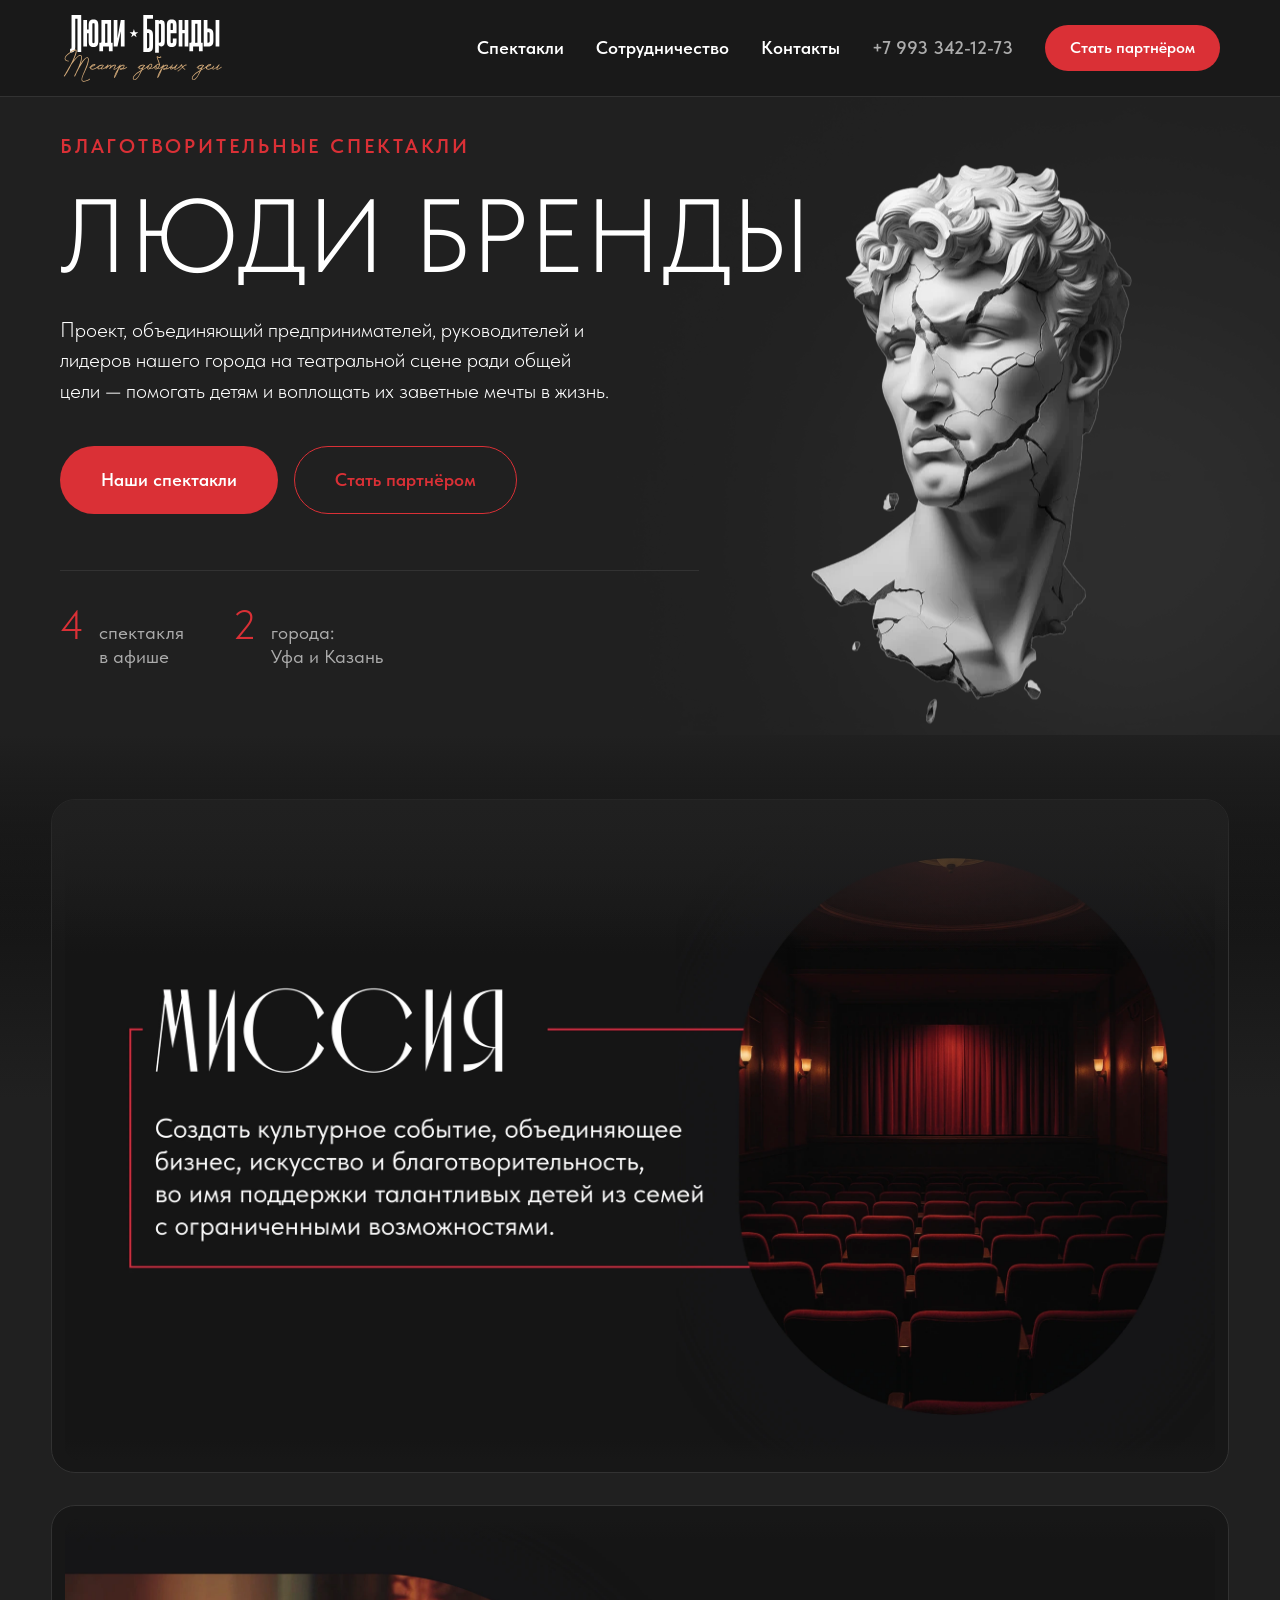
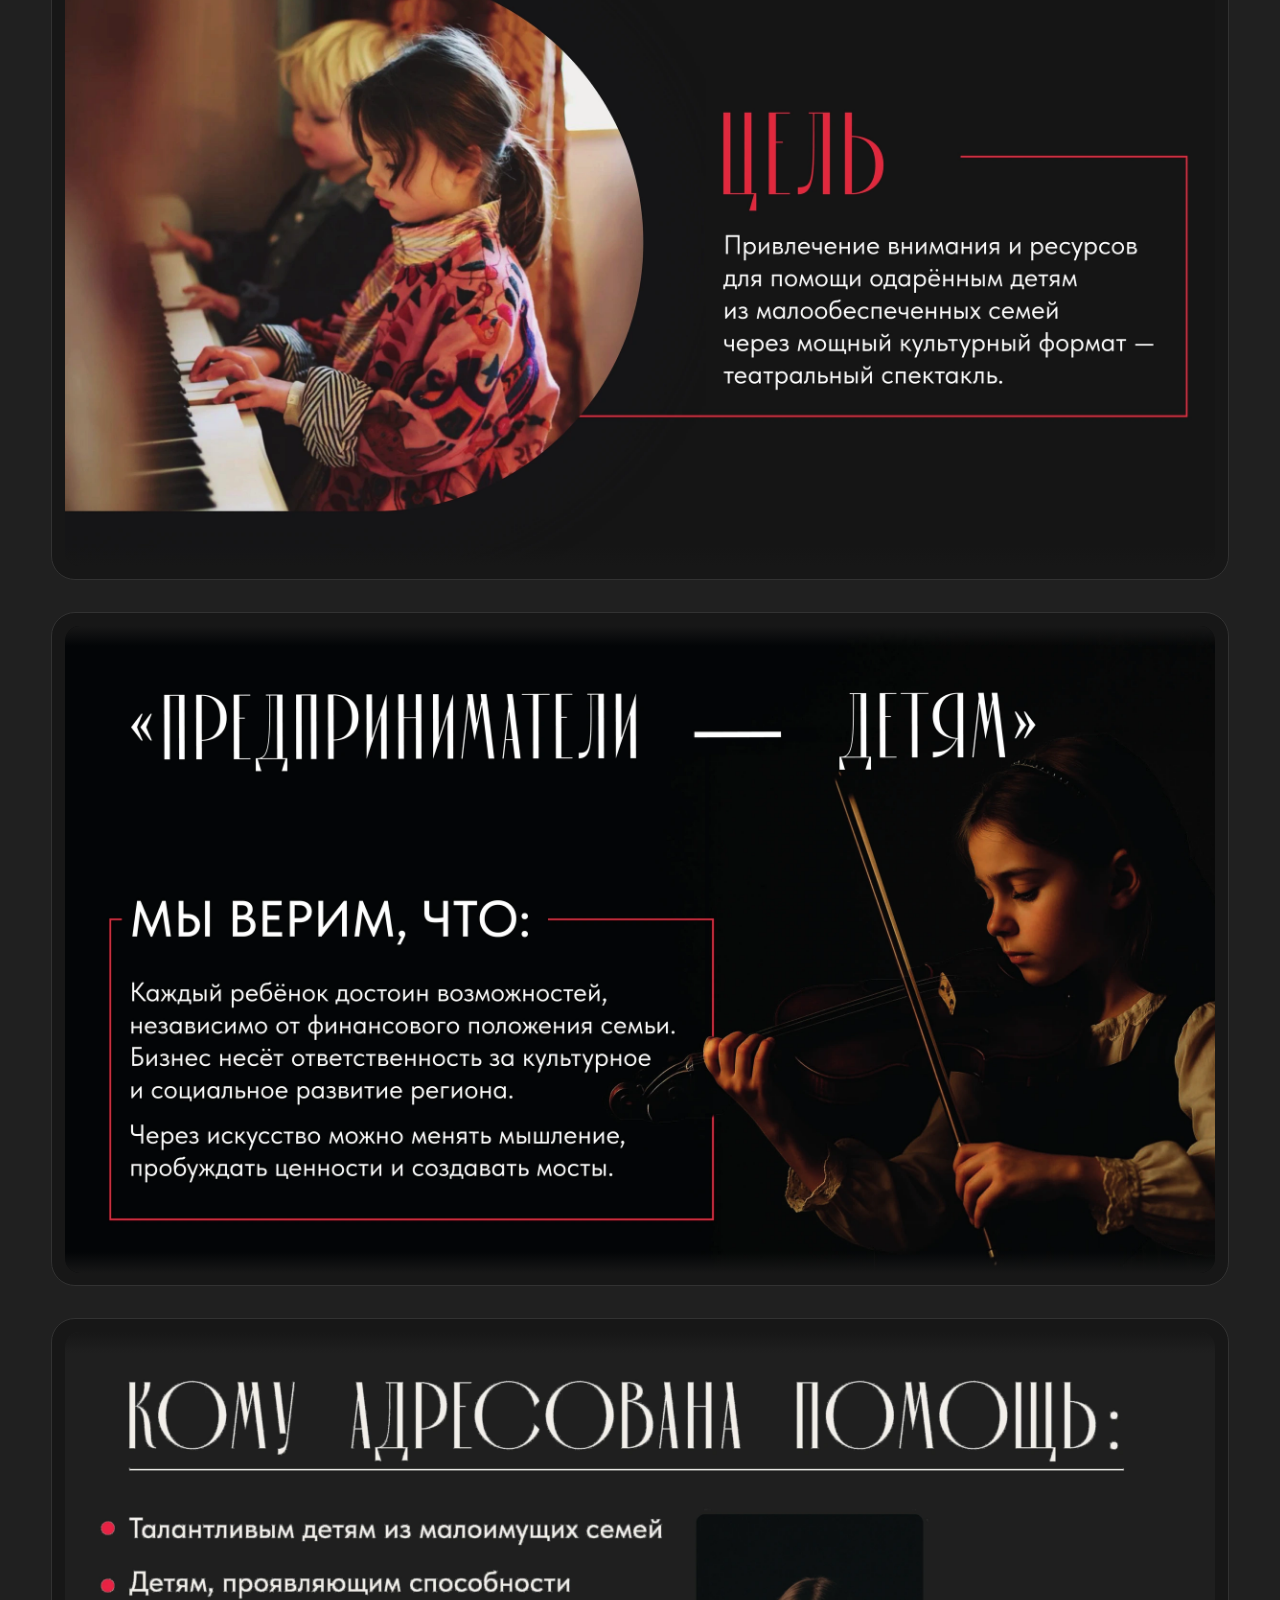
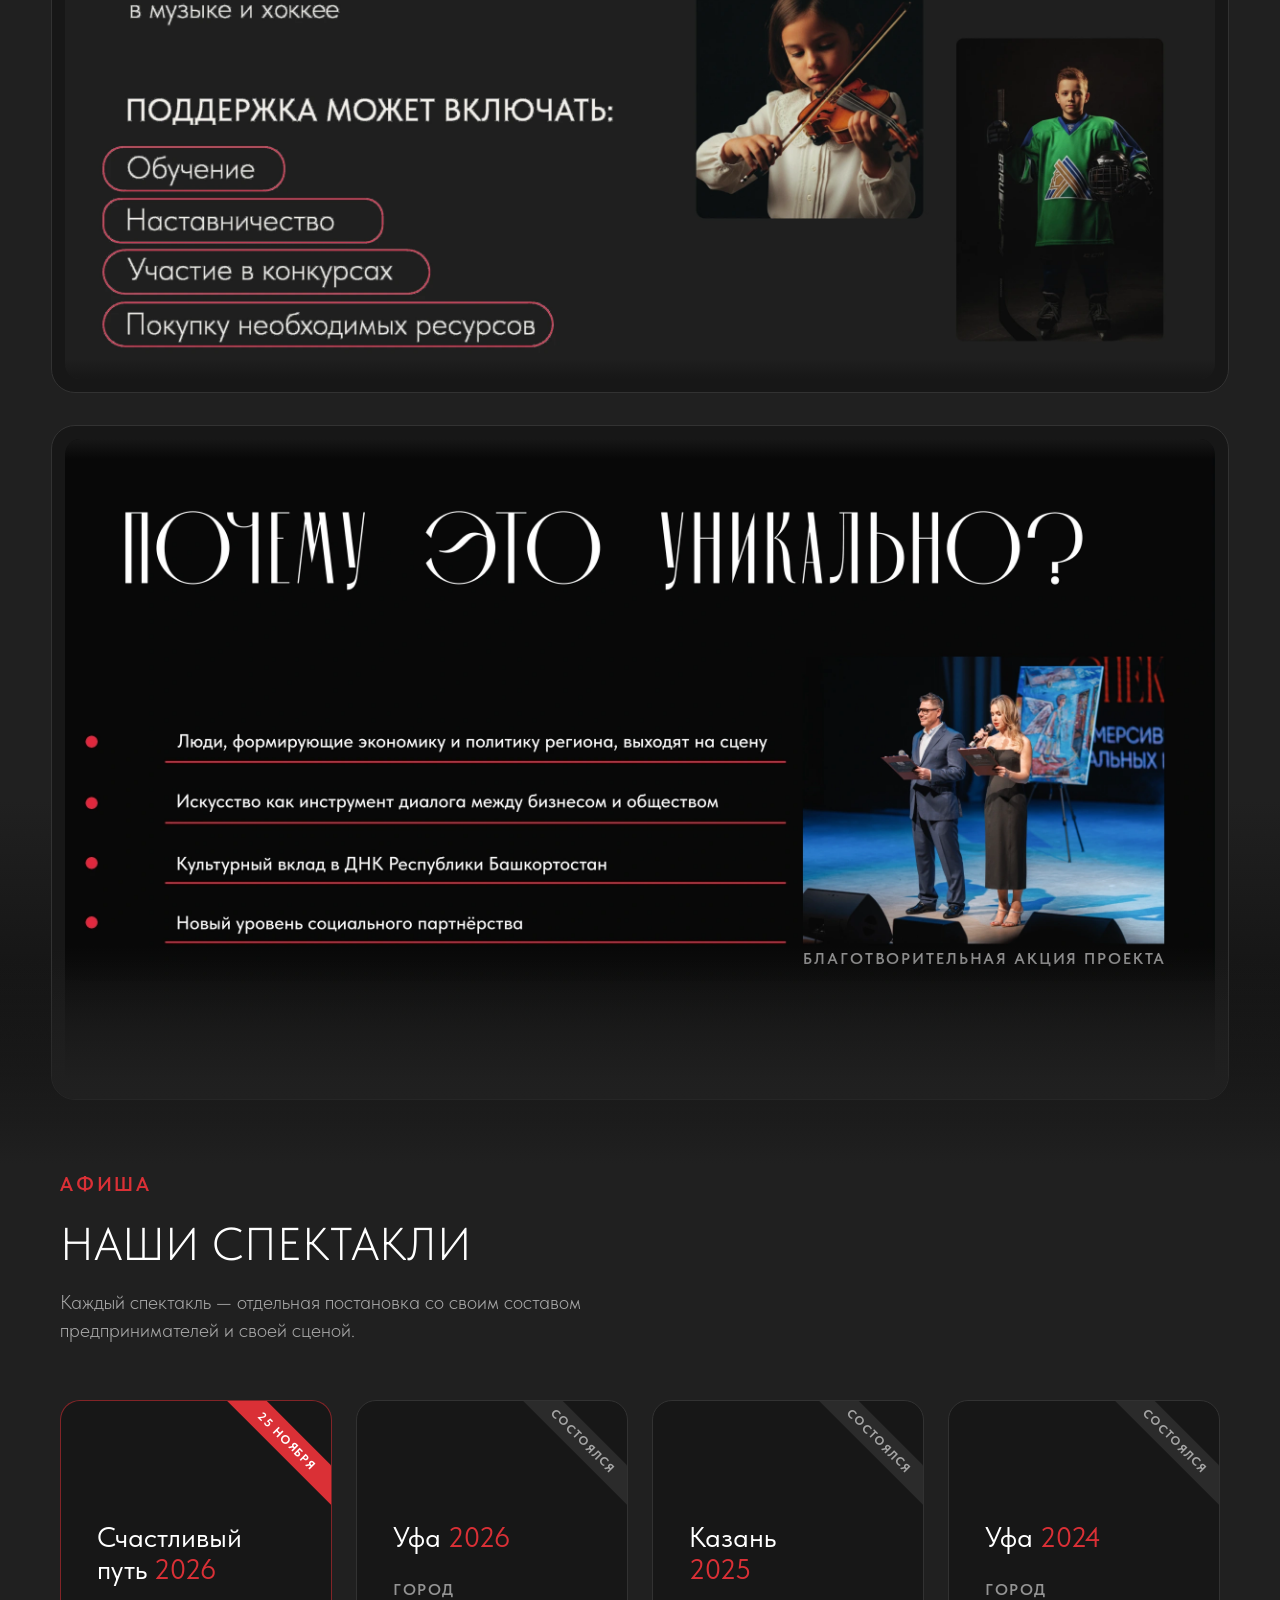
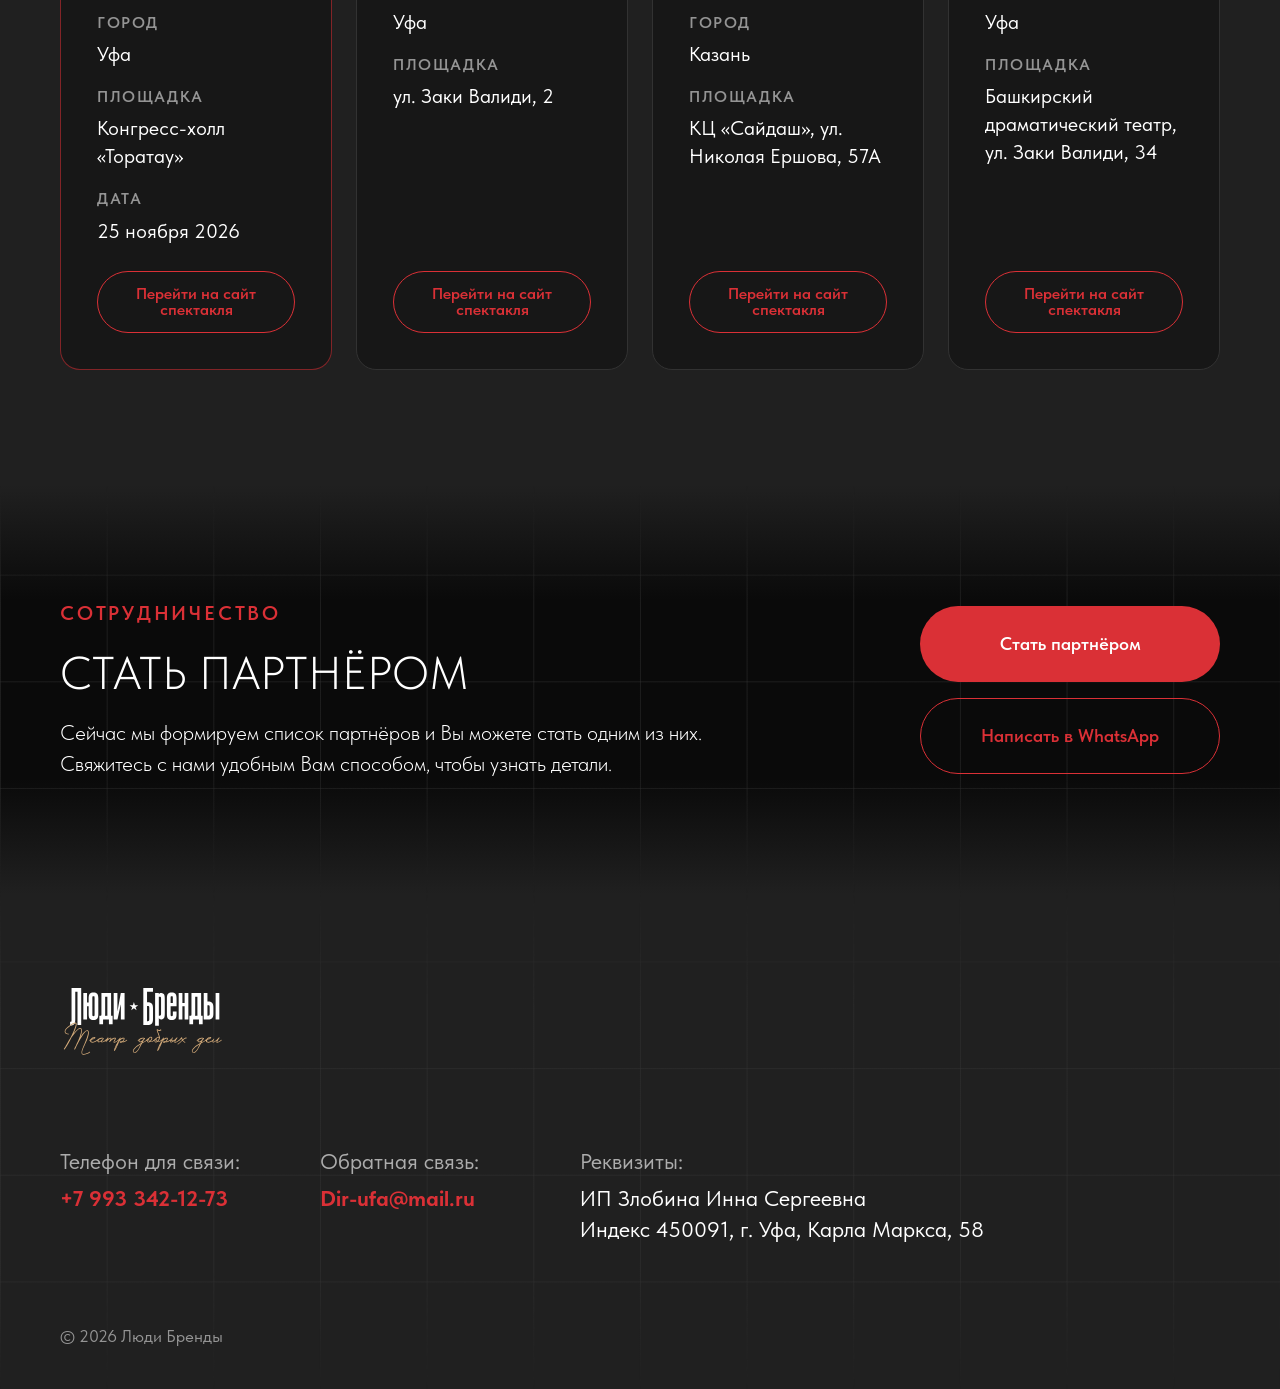
<file: index.html>
<!DOCTYPE html>
<html lang="ru">

<head>
	<meta charset="utf-8">
	<meta name="viewport" content="width=device-width, initial-scale=1">
	<title>Люди Бренды — благотворительные спектакли</title>
	<meta name="description"
		content="Проект, объединяющий предпринимателей, руководителей и лидеров нашего города на театральной сцене ради общей цели — помогать детям и воплощать их заветные мечты в жизнь.">
	<meta property="og:type" content="website">
	<meta property="og:title" content="Люди Бренды — благотворительные спектакли">
	<meta property="og:description"
		content="Проект, объединяющий предпринимателей, руководителей и лидеров нашего города на театральной сцене ради общей цели — помогать детям и воплощать их заветные мечты в жизнь.">
	<meta property="og:image" content="assets/img/og.png">
	<link rel="icon" href="assets/img/accent-circle.svg" type="image/svg+xml">
	<link rel="preload" href="assets/fonts/TildaSans-VF.woff2" as="font" type="font/woff2" crossorigin>
	<link rel="preload" as="image" href="assets/img/portrait.webp" fetchpriority="high">
	<link rel="preload" as="image" href="assets/img/ring-900.webp" fetchpriority="low">
	<link rel="stylesheet" href="assets/css/main.css?v=20261027j">
	<link rel="stylesheet" href="assets/css/motion.css?v=20261027b">
	<script>if (!window.matchMedia || !matchMedia('(prefers-reduced-motion: reduce)').matches) {document.documentElement.classList.add('motion');}</script>
</head>

<body>
	<a class="skip-link" href="#spectacles">Перейти к спектаклям</a>

	<header class="site-header" id="top">
		<div class="wrap site-header__inner">
			<a class="logo" href="./" aria-label="Люди Бренды — на главную">
				<img src="assets/img/logo-lockup.svg" alt="Люди Бренды — театр добрых дел" width="285" height="126">
			</a>

			<nav class="nav" id="nav" aria-label="Основная навигация">
				<a class="nav__link" href="#spectacles">Спектакли</a>
				<a class="nav__link" href="#partner">Сотрудничество</a>
				<a class="nav__link" href="#contacts">Контакты</a>
				<a class="nav__link nav__link_tel" href="tel:+79933421273">+7 993 342-12-73</a>
				<a class="btn btn_primary btn_sm" href="partner/">Стать партнёром</a>
			</nav>

			<button class="burger" type="button" aria-label="Меню" aria-expanded="false" aria-controls="nav">
				<span class="burger__line"></span>
				<span class="burger__line"></span>
			</button>
		</div>
	</header>

	<main>
		<!-- ============================ HERO ============================ -->
		<section class="hero">
			<img class="hero__ring" src="assets/img/ring-900.webp" alt="" aria-hidden="true" width="900" height="900"
				fetchpriority="low" data-drift="24" data-drift-rotate="3">
			<div class="wrap hero__inner">
				<div class="hero__content">
					<p class="eyebrow" data-enter>Благотворительные спектакли</p>
					<h1 class="hero__title"><span class="hero__title-line" style="--line: 0"><span>Люди</span></span>&nbsp;<br
						class="hero__title-break"><span class="hero__title-line" style="--line: 1"><span>Бренды</span></span></h1>
					<p class="lead" data-enter>Проект, объединяющий предпринимателей, руководителей и лидеров нашего города
						на театральной сцене ради общей цели — помогать детям и воплощать их заветные мечты в жизнь.</p>
					<div class="hero__actions" data-enter>
						<a class="btn btn_primary" href="#spectacles">Наши спектакли</a>
						<a class="btn btn_ghost" href="partner/">Стать партнёром</a>
					</div>
					<ul class="hero__facts" data-enter>
						<li><span class="hero__fact-num">4</span><span class="hero__fact-txt">спектакля<br>в афише</span></li>
						<li><span class="hero__fact-num">2</span><span class="hero__fact-txt">города:<br>Уфа и Казань</span></li>
					</ul>
				</div>

				<div class="hero__visual" aria-hidden="true" data-drift="12">
					<img class="hero__portrait" src="assets/img/portrait.webp" alt="" width="413" height="618">
				</div>
			</div>
		</section>

		<!-- ============================ ПРОГРАММА: СЛАЙДЫ ДИЗАЙНЕРА ============================ -->
		<section class="programme-pdf" aria-label="Программа «Люди Бренды»">
			<figure class="pdf-slide reveal">
				<picture>
					<source media="(max-width:640px)" srcset="assets/img/story/mobile-mission.webp?v=3" width="800" height="1653">
					<img src="assets/img/story/pdf-mission.webp"
						alt="Миссия: создать культурное событие, объединяющее бизнес, искусство и благотворительность, во имя поддержки талантливых детей из семей с ограниченными возможностями."
						width="2400" height="1350" loading="lazy">
				</picture>
			</figure>
			<figure class="pdf-slide reveal">
				<picture>
					<source media="(max-width:640px)" srcset="assets/img/story/mobile-goal.webp?v=3" width="800" height="1374">
					<img src="assets/img/story/pdf-goal.webp"
						alt="Цель: привлечение внимания и ресурсов для помощи одарённым детям из малообеспеченных семей через театральный спектакль."
						width="2400" height="1350" loading="lazy">
				</picture>
			</figure>
			<figure class="pdf-slide reveal">
				<picture>
					<source media="(max-width:640px)" srcset="assets/img/story/mobile-values.webp?v=3" width="800" height="1488">
					<img src="assets/img/story/pdf-values.webp"
						alt="Предприниматели — детям. Мы верим, что каждый ребёнок достоин возможностей, бизнес несёт ответственность за культурное и социальное развитие региона, а через искусство можно менять мышление."
						width="2400" height="1350" loading="lazy">
				</picture>
			</figure>
			<figure class="pdf-slide reveal">
				<picture>
					<source media="(max-width:640px)" srcset="assets/img/story/mobile-help.webp?v=4" width="800" height="1408">
					<img src="assets/img/story/pdf-help.webp"
						alt="Кому адресована помощь: талантливым детям из малоимущих семей и детям, проявляющим способности в музыке и хоккее. Поддержка может включать обучение, наставничество, участие в конкурсах и покупку необходимых ресурсов."
						width="2400" height="1350" loading="lazy">
				</picture>
			</figure>
			<figure class="pdf-slide pdf-slide_why reveal">
				<div class="pdf-slide__frame">
					<picture>
						<source media="(max-width:1279px)" srcset="assets/img/story/mobile-why.webp?v=2" width="800" height="1349">
						<img src="assets/img/story/pdf-why-points.webp?v=2"
							alt="Почему это уникально: люди, формирующие экономику и политику региона, выходят на сцену; искусство как инструмент диалога между бизнесом и обществом; культурный вклад в ДНК Республики Башкортостан; новый уровень социального партнёрства."
							width="2400" height="1352" loading="lazy">
					</picture>
					<figcaption>Благотворительная акция проекта</figcaption>
				</div>
			</figure>
		</section>

		<!-- ============================ СПЕКТАКЛИ ============================ -->
		<section class="section spectacles" id="spectacles">
			<div class="wrap">
				<header class="section__head reveal">
					<p class="eyebrow">Афиша</p>
					<h2 class="section__title">Наши спектакли</h2>
					<p class="section__note">Каждый спектакль — отдельная постановка со своим составом предпринимателей и своей
						сценой.</p>
				</header>

				<ul class="cards">
					<li class="reveal">
						<a class="card card_future" href="ufa-nov-2026/" data-page-transition>
							<span class="card__status card__status_future">25 ноября</span>
							<h3 class="card__title">Счастливый путь <span>2026</span></h3>
							<p class="card__meta">
								<span class="card__meta-item"><span class="card__meta-label">Город</span>Уфа</span>
								<span class="card__meta-item"><span class="card__meta-label">Площадка</span>Конгресс-холл
									«Торатау»</span>
								<span class="card__meta-item"><span class="card__meta-label">Дата</span>25 ноября 2026</span>
							</p>
							<span class="btn btn_ghost btn_sm card__cta">Перейти на сайт спектакля</span>
						</a>
					</li>

					<li class="reveal">
						<a class="card" href="ufa-2026/" data-page-transition>
							<span class="card__status card__status_past">Состоялся</span>
							<h3 class="card__title">Уфа <span>2026</span></h3>
							<p class="card__meta">
								<span class="card__meta-item"><span class="card__meta-label">Город</span>Уфа</span>
								<span class="card__meta-item"><span class="card__meta-label">Площадка</span>ул. Заки Валиди, 2</span>
							</p>
							<span class="btn btn_ghost btn_sm card__cta">Перейти на сайт спектакля</span>
						</a>
					</li>

					<li class="reveal">
						<a class="card" href="kazan/" data-page-transition>
							<span class="card__status card__status_past">Состоялся</span>
							<h3 class="card__title">Казань <span>2025</span></h3>
							<p class="card__meta">
								<span class="card__meta-item"><span class="card__meta-label">Город</span>Казань</span>
								<span class="card__meta-item"><span class="card__meta-label">Площадка</span>КЦ «Сайдаш», ул. Николая
									Ершова, 57А</span>
							</p>
							<span class="btn btn_ghost btn_sm card__cta">Перейти на сайт спектакля</span>
						</a>
					</li>

					<li class="reveal">
						<a class="card" href="ufa/" data-page-transition>
							<span class="card__status card__status_past">Состоялся</span>
							<h3 class="card__title">Уфа <span>2024</span></h3>
							<p class="card__meta">
								<span class="card__meta-item"><span class="card__meta-label">Город</span>Уфа</span>
								<span class="card__meta-item"><span class="card__meta-label">Площадка</span>Башкирский драматический
									театр, ул. Заки Валиди, 34</span>
							</p>
							<span class="btn btn_ghost btn_sm card__cta">Перейти на сайт спектакля</span>
						</a>
					</li>
				</ul>
			</div>
		</section>

		<!-- ============================ ПАРТНЁРАМ ============================ -->
		<section class="section partner" id="partner">
			<div class="wrap partner__inner reveal">
				<div class="partner__text">
					<p class="eyebrow">Сотрудничество</p>
					<h2 class="section__title">Стать партнёром</h2>
					<p class="lead">Сейчас мы формируем список партнёров и Вы можете стать одним из них. Свяжитесь с нами удобным
						Вам способом, чтобы узнать детали.</p>
				</div>
				<div class="partner__actions">
					<a class="btn btn_primary btn_lg" href="partner/">Стать партнёром</a>
					<a class="btn btn_ghost btn_lg" href="https://wa.me/79625465556">Написать в WhatsApp</a>
				</div>
			</div>
		</section>
	</main>

	<!-- ============================ FOOTER ============================ -->
	<footer class="site-footer" id="contacts">
		<div class="wrap site-footer__inner">
			<div class="site-footer__brand">
				<img src="assets/img/logo-lockup.svg" alt="Люди Бренды — театр добрых дел" width="285" height="126">
			</div>

			<div class="site-footer__cols">
				<div class="contact">
					<p class="contact__label">Телефон для связи:</p>
					<p class="contact__value"><a href="tel:+79933421273">+7 993 342-12-73</a></p>
				</div>
				<div class="contact">
					<p class="contact__label">Обратная связь:</p>
					<p class="contact__value"><a href="mailto:Dir-ufa@mail.ru">Dir-ufa@mail.ru</a></p>
				</div>
				<div class="contact contact_wide">
					<p class="contact__label">Реквизиты:</p>
					<p class="contact__text">ИП Злобина Инна Сергеевна<br>Индекс 450091, г. Уфа, Карла Маркса, 58</p>
				</div>
			</div>

			<p class="site-footer__copy">© <span id="year">2026</span> Люди Бренды</p>
		</div>
	</footer>

	<button class="to-top" type="button" aria-label="Вернуться наверх">
		<svg width="20" height="20" viewBox="0 0 24 24" fill="none" aria-hidden="true">
			<path d="M12 19V5M6 11l6-6 6 6" stroke="currentColor" stroke-width="1.8" stroke-linecap="round"
				stroke-linejoin="round" />
		</svg>
	</button>

	<script src="assets/js/reveal.js?v=20261023a" defer></script>
	<script src="assets/js/motion.js?v=20261027a" defer></script>
	<script src="assets/js/main.js?v=20261027b" defer></script>
</body>

</html>
</file>
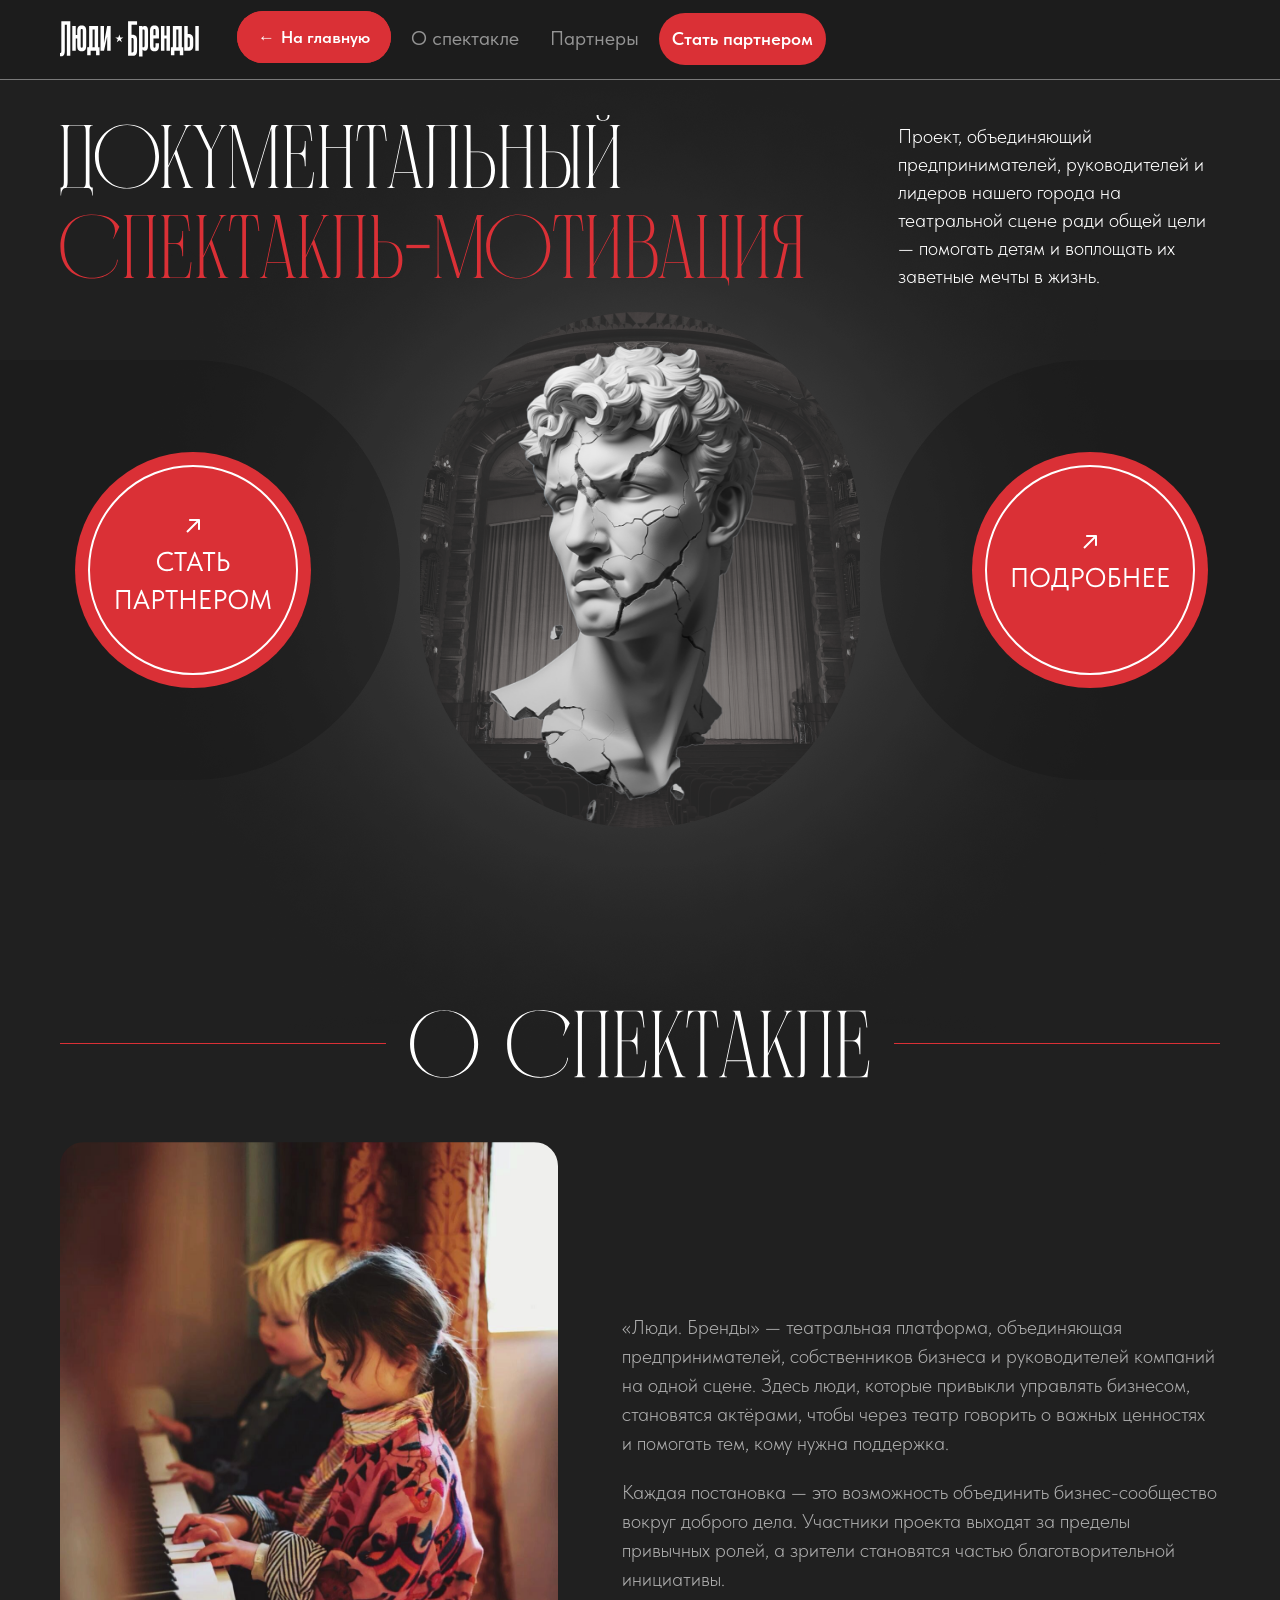
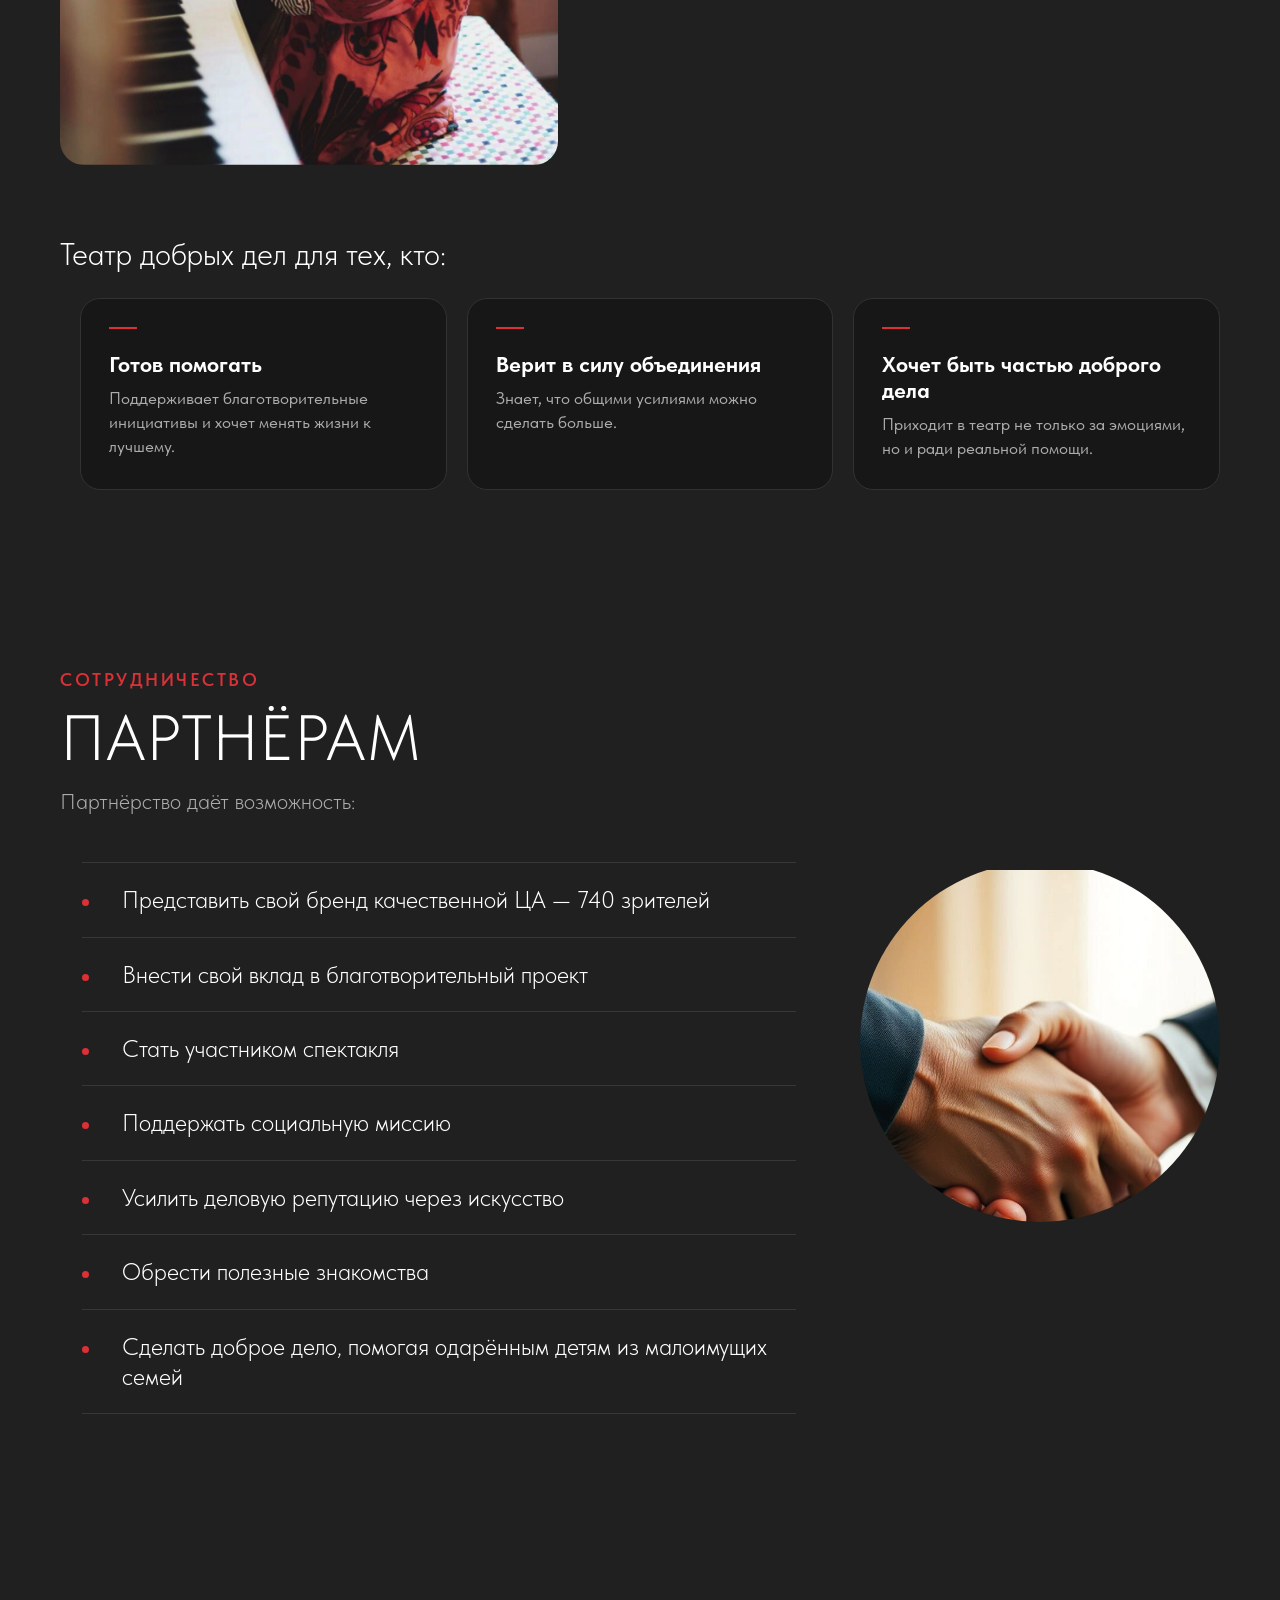
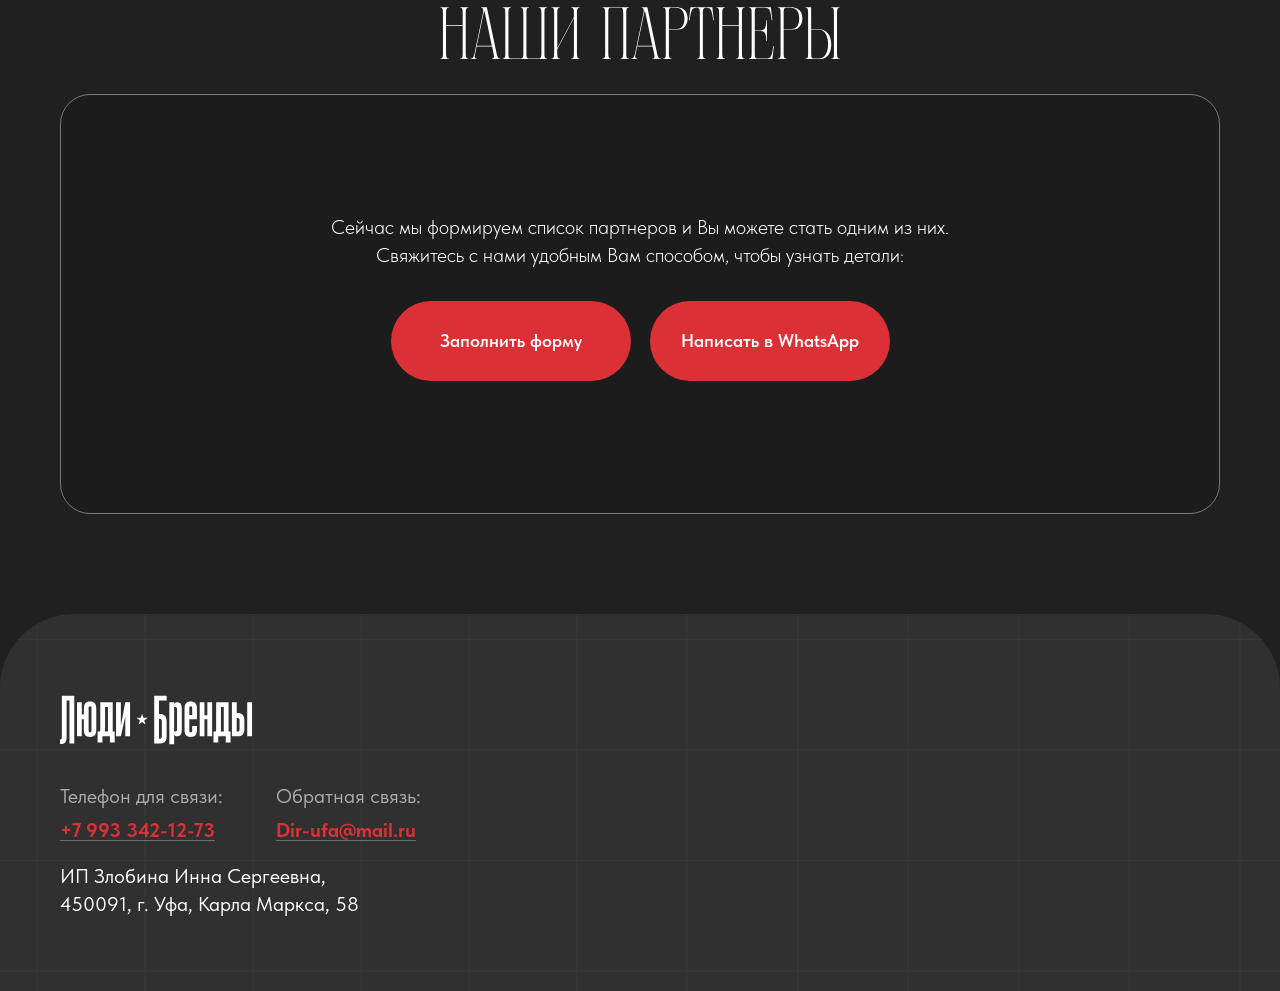
<file: partner/index.html>
<!DOCTYPE html>
<html lang="ru">

<head>
 <meta charset="utf-8" />
 <meta http-equiv="Content-Type" content="text/html; charset=utf-8" />
 <meta name="viewport" content="width=device-width, initial-scale=1.0" /> <!--metatextblock-->
 <title>Люди Бренды — стать партнёром</title>
 <meta name="description"
  content="Партнёрство в благотворительных спектаклях «Люди Бренды»: представьте бренд, поддержите социальную миссию и помогите одарённым детям." />
 <meta property="og:url" content="https://lyudi-brendy.ru/partner" />
 <meta property="og:title" content="Люди Бренды — стать партнёром" />
 <meta property="og:description"
  content="Партнёрство в благотворительных спектаклях «Люди Бренды»: представьте бренд, поддержите социальную миссию и помогите одарённым детям." />
 <meta property="og:type" content="website" />
 <meta property="og:image" content="../assets/img/tilda/tild6330-3961-4232-b564-643732333362/Group_644.svg" />
 <link rel="canonical" href="https://lyudi-brendy.ru/partner"> <!--/metatextblock-->
 <meta name="format-detection" content="telephone=no" />
 <meta http-equiv="x-dns-prefetch-control" content="on">
 <link rel="shortcut icon" href="../assets/img/tilda/tild3763-6534-4031-b535-353162636635/Frame_246.png"
  type="image/x-icon" /> <!-- Assets -->
 <link rel="stylesheet" href="../assets/tilda/tilda-grid-3.0.min.css" type="text/css" media="all"
  onerror="this.loaderr='y';" />
 <link rel="stylesheet" href="../assets/tilda/tilda-blocks-page60132875.min.css" type="text/css" media="all"
  onerror="this.loaderr='y';" />
 <link rel="stylesheet" href="../assets/tilda/tilda-animation-2.0.min.css" type="text/css" media="all"
  onerror="this.loaderr='y';" />
 <link rel="stylesheet" href="../assets/tilda/tilda-popup-1.1.min.css" type="text/css" media="print"
  onload="this.media='all';" onerror="this.loaderr='y';" /> <noscript>
  <link rel="stylesheet" href="../assets/tilda/tilda-popup-1.1.min.css" type="text/css" media="all" />
 </noscript>
 <link rel="stylesheet" href="../assets/tilda/tilda-forms-1.0.min.css" type="text/css" media="all"
  onerror="this.loaderr='y';" />
 <link rel="stylesheet" href="../assets/tilda/fonts.css" type="text/css" media="all" onerror="this.loaderr='y';" />
 <script nomodule src="../assets/tilda/tilda-polyfill-1.0.min.js" charset="utf-8"></script>
 <script
  type="text/javascript">function t_onReady(func) {if (document.readyState != 'loading') {func();} else {document.addEventListener('DOMContentLoaded', func);} }
   function t_onFuncLoad(funcName, okFunc, time) {if (typeof window[funcName] === 'function') {okFunc();} else {setTimeout(function () {t_onFuncLoad(funcName, okFunc, time);}, (time || 100));} } function t396_initialScale(t) {var e = document.getElementById("rec" + t); if (e) {var i = e.querySelector(".t396__artboard"); if (i) {window.tn_scale_initial_window_width || (window.tn_scale_initial_window_width = document.documentElement.clientWidth); var a = window.tn_scale_initial_window_width, r = [], n, l = i.getAttribute("data-artboard-screens"); if (l) {l = l.split(","); for (var o = 0; o < l.length; o++)r[o] = parseInt(l[o], 10)} else r = [320, 480, 640, 960, 1200]; for (var o = 0; o < r.length; o++) {var d = r[o]; a >= d && (n = d)} var _ = "edit" === window.allrecords.getAttribute("data-tilda-mode"), c = "center" === t396_getFieldValue(i, "valign", n, r), s = "grid" === t396_getFieldValue(i, "upscale", n, r), w = t396_getFieldValue(i, "height_vh", n, r), g = t396_getFieldValue(i, "height", n, r), u = !!window.opr && !!window.opr.addons || !!window.opera || -1 !== navigator.userAgent.indexOf(" OPR/"); if (!_ && c && !s && !w && g && !u) {var h = parseFloat((a / n).toFixed(3)), f = [i, i.querySelector(".t396__carrier"), i.querySelector(".t396__filter")], v = Math.floor(parseInt(g, 10) * h) + "px", p; i.style.setProperty("--initial-scale-height", v); for (var o = 0; o < f.length; o++)f[o].style.setProperty("height", "var(--initial-scale-height)"); t396_scaleInitial__getElementsToScale(i).forEach((function (t) {t.style.zoom = h}))} } } } function t396_scaleInitial__getElementsToScale(t) {return t ? Array.prototype.slice.call(t.children).filter((function (t) {return t && (t.classList.contains("t396__elem") || t.classList.contains("t396__group"))})) : []} function t396_getFieldValue(t, e, i, a) {var r, n = a[a.length - 1]; if (!(r = i === n ? t.getAttribute("data-artboard-" + e) : t.getAttribute("data-artboard-" + e + "-res-" + i))) for (var l = 0; l < a.length; l++) {var o = a[l]; if (!(o <= i) && (r = o === n ? t.getAttribute("data-artboard-" + e) : t.getAttribute("data-artboard-" + e + "-res-" + o))) break} return r} window.TN_SCALE_INITIAL_VER = "1.0", window.tn_scale_initial_window_width = null;</script>
 <script src="../assets/tilda/tilda-scripts-3.0.min.js" charset="utf-8" defer onerror="this.loaderr='y';"></script>
 <script src="../assets/tilda/tilda-blocks-page60132875.min.js" charset="utf-8" async
  onerror="this.loaderr='y';"></script>
 <script src="../assets/tilda/tilda-lazyload-1.0.min.js" charset="utf-8" async onerror="this.loaderr='y';"></script>
 <script src="../assets/tilda/tilda-animation-2.0.min.js" charset="utf-8" async onerror="this.loaderr='y';"></script>
 <script src="../assets/tilda/tilda-menu-1.0.min.js" charset="utf-8" async onerror="this.loaderr='y';"></script>
 <script src="../assets/tilda/tilda-zero-1.1.min.js" charset="utf-8" async onerror="this.loaderr='y';"></script>
 <script src="../assets/tilda/tilda-popup-1.0.min.js" charset="utf-8" async onerror="this.loaderr='y';"></script>
 <script src="../assets/tilda/tilda-forms-1.0.min.js" charset="utf-8" async onerror="this.loaderr='y';"></script>
 <script src="../assets/tilda/tilda-animation-sbs-1.0.min.js" charset="utf-8" async
  onerror="this.loaderr='y';"></script>
 <script src="../assets/tilda/tilda-zero-scale-1.0.min.js" charset="utf-8" async onerror="this.loaderr='y';"></script>
 <script src="../assets/tilda/tilda-skiplink-1.0.min.js" charset="utf-8" async onerror="this.loaderr='y';"></script>
 <script src="../assets/tilda/tilda-events-1.0.min.js" charset="utf-8" async onerror="this.loaderr='y';"></script>
 <script type="text/javascript">window.dataLayer = window.dataLayer || [];</script>
 <script type="text/javascript">(function () {
   if ((/bot|google|yandex|baidu|bing|msn|duckduckbot|teoma|slurp|crawler|spider|robot|crawling|facebook/i.test(navigator.userAgent)) === false && typeof (sessionStorage) != 'undefined' && sessionStorage.getItem('visited') !== 'y' && document.visibilityState) {
    var style = document.createElement('style'); style.type = 'text/css'; style.innerHTML = '@media screen and (min-width: 980px) {.t-records {opacity: 0;}.t-records_animated {-webkit-transition: opacity ease-in-out .2s;-moz-transition: opacity ease-in-out .2s;-o-transition: opacity ease-in-out .2s;transition: opacity ease-in-out .2s;}.t-records.t-records_visible {opacity: 1;}}'; document.getElementsByTagName('head')[0].appendChild(style); function t_setvisRecs() {var alr = document.querySelectorAll('.t-records'); Array.prototype.forEach.call(alr, function (el) {el.classList.add("t-records_animated");}); setTimeout(function () {Array.prototype.forEach.call(alr, function (el) {el.classList.add("t-records_visible");}); sessionStorage.setItem("visited", "y");}, 400);}
    document.addEventListener('DOMContentLoaded', t_setvisRecs);
   }
  })();</script>
 <link rel="stylesheet" href="../assets/tilda/site-partner.css?v=05e627c5">
 <link rel="stylesheet" href="../assets/css/partner.css?v=20261023c">
 <link rel="stylesheet" href="../assets/css/motion.css?v=20261027b">

 <!-- ported from the Tilda page https://lyudi-brendy.ru/partner (captured snapshot);
     all assets are served locally from ../assets;
     cross-spectacle nav removed, hub button added — see tools/port_tilda.py -->
</head>

<body class="t-body" style="margin:0;">
 <h1
  style="position:absolute;width:1px;height:1px;margin:-1px;padding:0;overflow:hidden;clip:rect(0 0 0 0);clip-path:inset(50%);white-space:nowrap;border:0">
  Стать партнёром проекта «Люди Бренды»</h1> <!--allrecords-->
 <div id="allrecords" class="t-records" data-hook="blocks-collection-content-node" data-tilda-project-id="11092055"
  data-tilda-page-id="60132875" data-tilda-page-alias="partner" data-tilda-formskey="3fa9b449979d7bae7fdeae3611092055"
  data-tilda-cookie="no" data-tilda-lazy="yes" data-tilda-root-zone="com" data-tilda-project-country="RU">
  <div id="rec841045057" class="r t-rec t-screenmax-980px" style="background-color:#1a1a1a; " data-animationappear="off"
   data-record-type="456" data-screen-max="980px" data-bg-color="#1a1a1a"> <!-- T456 -->
   <div id="nav841045057marker"></div>
   <div class="tmenu-mobile">
    <div class="tmenu-mobile__container">
     <div class="tmenu-mobile__text t-name t-name_md" field="menu_mob_title">&nbsp;</div> <button type="button"
      class="t-menuburger t-menuburger_first " aria-label="Навигационное меню" aria-expanded="false"> <span
       style="background-color:#fff;"></span> <span style="background-color:#fff;"></span> <span
       style="background-color:#fff;"></span> <span style="background-color:#fff;"></span> </button>
     <script>function t_menuburger_init(recid) {
       var rec = document.querySelector('#rec' + recid); if (!rec) return; var burger = rec.querySelector('.t-menuburger'); if (!burger) return; var isSecondStyle = burger.classList.contains('t-menuburger_second'); if (isSecondStyle && !window.isMobile && !('ontouchend' in document)) {burger.addEventListener('mouseenter', function () {if (burger.classList.contains('t-menuburger-opened')) return; burger.classList.remove('t-menuburger-unhovered'); burger.classList.add('t-menuburger-hovered');}); burger.addEventListener('mouseleave', function () {if (burger.classList.contains('t-menuburger-opened')) return; burger.classList.remove('t-menuburger-hovered'); burger.classList.add('t-menuburger-unhovered'); setTimeout(function () {burger.classList.remove('t-menuburger-unhovered');}, 300);});}
       burger.addEventListener('click', function () {if (!burger.closest('.tmenu-mobile') && !burger.closest('.t450__burger_container') && !burger.closest('.t466__container') && !burger.closest('.t204__burger') && !burger.closest('.t199__js__menu-toggler')) {burger.classList.toggle('t-menuburger-opened'); burger.classList.remove('t-menuburger-unhovered');} }); var menu = rec.querySelector('[data-menu="yes"]'); if (!menu) return; var menuLinks = menu.querySelectorAll('.t-menu__link-item'); var submenuClassList = ['t978__menu-link_hook', 't978__tm-link', 't966__tm-link', 't794__tm-link', 't-menusub__target-link']; Array.prototype.forEach.call(menuLinks, function (link) {link.addEventListener('click', function () {var isSubmenuHook = submenuClassList.some(function (submenuClass) {return link.classList.contains(submenuClass);}); if (isSubmenuHook) return; burger.classList.remove('t-menuburger-opened');});}); menu.addEventListener('clickedAnchorInTooltipMenu', function () {burger.classList.remove('t-menuburger-opened');});
      }
      t_onReady(function () {t_onFuncLoad('t_menuburger_init', function () {t_menuburger_init('841045057');});});</script>
     <style>
      .t-menuburger {
       position: relative;
       flex-shrink: 0;
       width: 28px;
       height: 20px;
       padding: 0;
       border: none;
       background-color: transparent;
       outline: none;
       -webkit-transform: rotate(0deg);
       transform: rotate(0deg);
       transition: transform .5s ease-in-out;
       cursor: pointer;
       z-index: 999;
      }

      .t-menuburger span {
       display: block;
       position: absolute;
       width: 100%;
       opacity: 1;
       left: 0;
       -webkit-transform: rotate(0deg);
       transform: rotate(0deg);
       transition: .25s ease-in-out;
       height: 3px;
       background-color: #000;
      }

      .t-menuburger span:nth-child(1) {
       top: 0px;
      }

      .t-menuburger span:nth-child(2),
      .t-menuburger span:nth-child(3) {
       top: 8px;
      }

      .t-menuburger span:nth-child(4) {
       top: 16px;
      }

      .t-menuburger__big {
       width: 42px;
       height: 32px;
      }

      .t-menuburger__big span {
       height: 5px;
      }

      .t-menuburger__big span:nth-child(2),
      .t-menuburger__big span:nth-child(3) {
       top: 13px;
      }

      .t-menuburger__big span:nth-child(4) {
       top: 26px;
      }

      .t-menuburger__small {
       width: 22px;
       height: 14px;
      }

      .t-menuburger__small span {
       height: 2px;
      }

      .t-menuburger__small span:nth-child(2),
      .t-menuburger__small span:nth-child(3) {
       top: 6px;
      }

      .t-menuburger__small span:nth-child(4) {
       top: 12px;
      }

      .t-menuburger-opened span:nth-child(1) {
       top: 8px;
       width: 0%;
       left: 50%;
      }

      .t-menuburger-opened span:nth-child(2) {
       -webkit-transform: rotate(45deg);
       transform: rotate(45deg);
      }

      .t-menuburger-opened span:nth-child(3) {
       -webkit-transform: rotate(-45deg);
       transform: rotate(-45deg);
      }

      .t-menuburger-opened span:nth-child(4) {
       top: 8px;
       width: 0%;
       left: 50%;
      }

      .t-menuburger-opened.t-menuburger__big span:nth-child(1) {
       top: 6px;
      }

      .t-menuburger-opened.t-menuburger__big span:nth-child(4) {
       top: 18px;
      }

      .t-menuburger-opened.t-menuburger__small span:nth-child(1),
      .t-menuburger-opened.t-menuburger__small span:nth-child(4) {
       top: 6px;
      }

      @media (hover),
      (min-width:0\0) {
       .t-menuburger_first:hover span:nth-child(1) {
        transform: translateY(1px);
       }

       .t-menuburger_first:hover span:nth-child(4) {
        transform: translateY(-1px);
       }

       .t-menuburger_first.t-menuburger__big:hover span:nth-child(1) {
        transform: translateY(3px);
       }

       .t-menuburger_first.t-menuburger__big:hover span:nth-child(4) {
        transform: translateY(-3px);
       }
      }

      .t-menuburger_second span:nth-child(2),
      .t-menuburger_second span:nth-child(3) {
       width: 80%;
       left: 20%;
       right: 0;
      }

      @media (hover),
      (min-width:0\0) {

       .t-menuburger_second.t-menuburger-hovered span:nth-child(2),
       .t-menuburger_second.t-menuburger-hovered span:nth-child(3) {
        animation: t-menuburger-anim 0.3s ease-out normal forwards;
       }

       .t-menuburger_second.t-menuburger-unhovered span:nth-child(2),
       .t-menuburger_second.t-menuburger-unhovered span:nth-child(3) {
        animation: t-menuburger-anim2 0.3s ease-out normal forwards;
       }
      }

      .t-menuburger_second.t-menuburger-opened span:nth-child(2),
      .t-menuburger_second.t-menuburger-opened span:nth-child(3) {
       left: 0;
       right: 0;
       width: 100% !important;
      }

      .t-menuburger_third span:nth-child(4) {
       width: 70%;
       left: unset;
       right: 0;
      }

      @media (hover),
      (min-width:0\0) {
       .t-menuburger_third:not(.t-menuburger-opened):hover span:nth-child(4) {
        width: 100%;
       }
      }

      .t-menuburger_third.t-menuburger-opened span:nth-child(4) {
       width: 0 !important;
       right: 50%;
      }

      .t-menuburger_fourth {
       height: 12px;
      }

      .t-menuburger_fourth.t-menuburger__small {
       height: 8px;
      }

      .t-menuburger_fourth.t-menuburger__big {
       height: 18px;
      }

      .t-menuburger_fourth span:nth-child(2),
      .t-menuburger_fourth span:nth-child(3) {
       top: 4px;
       opacity: 0;
      }

      .t-menuburger_fourth span:nth-child(4) {
       top: 8px;
      }

      .t-menuburger_fourth.t-menuburger__small span:nth-child(2),
      .t-menuburger_fourth.t-menuburger__small span:nth-child(3) {
       top: 3px;
      }

      .t-menuburger_fourth.t-menuburger__small span:nth-child(4) {
       top: 6px;
      }

      .t-menuburger_fourth.t-menuburger__small span:nth-child(2),
      .t-menuburger_fourth.t-menuburger__small span:nth-child(3) {
       top: 3px;
      }

      .t-menuburger_fourth.t-menuburger__small span:nth-child(4) {
       top: 6px;
      }

      .t-menuburger_fourth.t-menuburger__big span:nth-child(2),
      .t-menuburger_fourth.t-menuburger__big span:nth-child(3) {
       top: 6px;
      }

      .t-menuburger_fourth.t-menuburger__big span:nth-child(4) {
       top: 12px;
      }

      @media (hover),
      (min-width:0\0) {
       .t-menuburger_fourth:not(.t-menuburger-opened):hover span:nth-child(1) {
        transform: translateY(1px);
       }

       .t-menuburger_fourth:not(.t-menuburger-opened):hover span:nth-child(4) {
        transform: translateY(-1px);
       }

       .t-menuburger_fourth.t-menuburger__big:not(.t-menuburger-opened):hover span:nth-child(1) {
        transform: translateY(3px);
       }

       .t-menuburger_fourth.t-menuburger__big:not(.t-menuburger-opened):hover span:nth-child(4) {
        transform: translateY(-3px);
       }
      }

      .t-menuburger_fourth.t-menuburger-opened span:nth-child(1),
      .t-menuburger_fourth.t-menuburger-opened span:nth-child(4) {
       top: 4px;
      }

      .t-menuburger_fourth.t-menuburger-opened span:nth-child(2),
      .t-menuburger_fourth.t-menuburger-opened span:nth-child(3) {
       opacity: 1;
      }

      @keyframes t-menuburger-anim {
       0% {
        width: 80%;
        left: 20%;
        right: 0;
       }

       50% {
        width: 100%;
        left: 0;
        right: 0;
       }

       100% {
        width: 80%;
        left: 0;
        right: 20%;
       }
      }

      @keyframes t-menuburger-anim2 {
       0% {
        width: 80%;
        left: 0;
       }

       50% {
        width: 100%;
        right: 0;
        left: 0;
       }

       100% {
        width: 80%;
        left: 20%;
        right: 0;
       }
      }
     </style>
    </div>
   </div>
   <style>
    .tmenu-mobile {
     background-color: #111;
     display: none;
     width: 100%;
     top: 0;
     z-index: 990;
    }

    .tmenu-mobile_positionfixed {
     position: fixed;
    }

    .tmenu-mobile__text {
     color: #fff;
    }

    .tmenu-mobile__container {
     min-height: 64px;
     padding: 20px;
     position: relative;
     box-sizing: border-box;
     display: -webkit-flex;
     display: -ms-flexbox;
     display: flex;
     -webkit-align-items: center;
     -ms-flex-align: center;
     align-items: center;
     -webkit-justify-content: space-between;
     -ms-flex-pack: justify;
     justify-content: space-between;
    }

    .tmenu-mobile__list {
     display: block;
    }

    .tmenu-mobile__burgerlogo {
     display: inline-block;
     font-size: 24px;
     font-weight: 400;
     white-space: nowrap;
     vertical-align: middle;
    }

    .tmenu-mobile__imglogo {
     height: auto;
     display: block;
     max-width: 300px !important;
     box-sizing: border-box;
     padding: 0;
     margin: 0 auto;
    }

    @media screen and (max-width:980px) {
     .tmenu-mobile__menucontent_hidden {
      display: none;
      height: 100%;
     }

     .tmenu-mobile {
      display: block;
     }
    }

    @media screen and (max-width:980px) {
     #rec841045057 .t-menuburger {
      -webkit-order: 1;
      -ms-flex-order: 1;
      order: 1;
     }
    }
   </style>
   <style>
    #rec841045057 .tmenu-mobile__burgerlogo a {
     color: #ffffff;
    }
   </style>
   <style>
    #rec841045057 .tmenu-mobile__burgerlogo__title {
     color: #ffffff;
    }
   </style>
   <div id="nav841045057" class="t456 t456__positionstatic tmenu-mobile__menucontent_hidden"
    style="background-color: rgba(26,26,26,1); " data-bgcolor-hex="#1a1a1a" data-bgcolor-rgba="rgba(26,26,26,1)"
    data-navmarker="nav841045057marker" data-appearoffset="" data-bgopacity-two="" data-menushadow=""
    data-menushadow-css="" data-bgopacity="1" data-menu-items-align="right" data-menu="yes"><a class="lb-home-mobile"
     href="../"><span aria-hidden="true">←</span> На главную</a>
    <div class="t456__maincontainer " style="">
     <div class="t456__leftwrapper" style="min-width:90px;width:90px;">
      <div class="t456__logowrapper" style="display: block;"> <img class="t456__imglogo t456__imglogomobile"
        src="../assets/img/tilda/tild6330-3961-4232-b564-643732333362/Group_644.svg" imgfield="img"
        style="max-width: 90px; width: 90px;" alt=""> </div>
     </div>
     <nav class="t456__rightwrapper t456__menualign_right" style="">
      <ul role="list" class="t456__list t-menu__list">
       <li class="t456__list_item" style="padding:0 15px 0 0;"> <a class="t-menu__link-item" href="#about"
         data-menu-submenu-hook="" data-menu-item-number="1">О спектакле</a> </li>
       <li class="t456__list_item" style="padding:0 0 0 15px;"> <a class="t-menu__link-item" href="#rec841045061"
         data-menu-submenu-hook="" data-menu-item-number="2">Партнеры</a> </li>
      </ul>
     </nav>
    </div>
   </div>
   <style>
    @media screen and (max-width:980px) {
     #rec841045057 .t456__leftcontainer {
      padding: 20px;
     }
    }

    @media screen and (max-width:980px) {
     #rec841045057 .t456__imglogo {
      padding: 20px 0;
     }
    }
   </style>
   <script
    type="text/javascript">t_onReady(function () {t_onFuncLoad('t_menu__highlightActiveLinks', function () {t_menu__highlightActiveLinks('.t456__list_item a');});}); t_onReady(function () {t_onFuncLoad('t_menu__setBGcolor', function () {t_menu__setBGcolor('841045057', '.t456'); window.addEventListener('resize', function () {t_menu__setBGcolor('841045057', '.t456');});}); t_onFuncLoad('t_menu__interactFromKeyboard', function () {t_menu__interactFromKeyboard('841045057');});});</script>
   <script
    type="text/javascript">t_onReady(function () {t_onFuncLoad('t_menu__createMobileMenu', function () {t_menu__createMobileMenu('841045057', '.t456');});});</script>
   <style>
    #rec841045057 .t-menu__link-item {}

    @supports (overflow:-webkit-marquee) and (justify-content:inherit) {

     #rec841045057 .t-menu__link-item,
     #rec841045057 .t-menu__link-item.t-active {
      opacity: 1 !important;
     }
    }
   </style>
   <style>
    #rec841045057 .t456__logowrapper a {
     color: #ffffff;
    }

    #rec841045057 a.t-menu__link-item {
     color: #ffffff;
     font-weight: 600;
    }
   </style>
   <style>
    #rec841045057 .t456__logo {
     color: #ffffff;
    }
   </style>
  </div>
  <div id="rec841045058" class="r t-rec" style=" " data-animationappear="off" data-record-type="131"> <!-- T123 -->
   <div class="t123">
    <div class="t-container_100 ">
     <div class="t-width t-width_100 "> <!-- nominify begin -->
      <script src="https://ticketscloud.com/static/scripts/widget/tcwidget.js"></script> <!-- nominify end -->
     </div>
    </div>
   </div>
  </div>
  <div id="rec841045059" class="r t-rec" style=" " data-animationappear="off" data-record-type="396"> <!-- T396 -->
   <style>
    #rec841045059 .t396__artboard {
     z-index: 10;
    }

    #rec841045059 .t396__artboard {
     height: 920px;
     background-color: #202020;
     overflow: visible;
    }

    #rec841045059 .t396__filter {
     height: 920px;
    }

    #rec841045059 .t396__carrier {
     height: 920px;
     background-position: center center;
     background-attachment: scroll;
     background-size: cover;
     background-repeat: no-repeat;
    }

    @media screen and (max-width:1199px) {

     #rec841045059 .t396__artboard,
     #rec841045059 .t396__filter,
     #rec841045059 .t396__carrier {
      height: 900px;
     }

     #rec841045059 .t396__filter {}

     #rec841045059 .t396__carrier {
      background-attachment: scroll;
     }
    }

    @media screen and (max-width:959px) {

     #rec841045059 .t396__artboard,
     #rec841045059 .t396__filter,
     #rec841045059 .t396__carrier {}

     #rec841045059 .t396__filter {}

     #rec841045059 .t396__carrier {
      background-attachment: scroll;
     }
    }

    @media screen and (max-width:639px) {

     #rec841045059 .t396__artboard,
     #rec841045059 .t396__filter,
     #rec841045059 .t396__carrier {
      height: 740px;
     }

     #rec841045059 .t396__filter {}

     #rec841045059 .t396__carrier {
      background-attachment: scroll;
     }
    }

    @media screen and (max-width:479px) {

     #rec841045059 .t396__artboard,
     #rec841045059 .t396__filter,
     #rec841045059 .t396__carrier {
      height: 770px;
     }

     #rec841045059 .t396__filter {}

     #rec841045059 .t396__carrier {
      background-attachment: scroll;
     }
    }

    #rec841045059 .tn-elem[data-elem-id="1730353224342"] {
     z-index: 3;
     top: 0px;
     ;
     left: calc(50% - 600px + 34px);
     ;
     width: 1132px;
     height: auto;
    }

    #rec841045059 .tn-elem[data-elem-id="1730353224342"] .tn-atom {
     background-position: center center;
     border-width: var(--t396-borderwidth, 0);
     border-style: var(--t396-borderstyle, solid);
     border-color: var(--t396-bordercolor, transparent);
     transition: background-color var(--t396-speedhover, 0s) ease-in-out, color var(--t396-speedhover, 0s) ease-in-out, border-color var(--t396-speedhover, 0s) ease-in-out, box-shadow var(--t396-shadowshoverspeed, 0.2s) ease-in-out;
    }

    @media screen and (max-width:1199px) {
     #rec841045059 .tn-elem[data-elem-id="1730353224342"] {
      left: calc(50% - 480px + -86px);
      ;
      height: auto;
     }
    }

    @media screen and (max-width:959px) {
     #rec841045059 .tn-elem[data-elem-id="1730353224342"] {
      top: 50px;
      ;
      left: calc(50% - 320px + 0px);
      ;
      width: 933px;
      height: auto;
     }
    }

    @media screen and (max-width:639px) {
     #rec841045059 .tn-elem[data-elem-id="1730353224342"] {
      top: -12px;
      ;
      left: calc(50% - 240px + -136px);
      ;
      width: 752px;
      height: auto;
     }
    }

    @media screen and (max-width:479px) {
     #rec841045059 .tn-elem[data-elem-id="1730353224342"] {
      left: calc(50% - 160px + -191px);
      ;
      width: 703px;
      height: auto;
     }
    }

    #rec841045059 .tn-elem[data-elem-id="1730352782171"] {
     z-index: 4;
     top: -20px;
     ;
     left: calc(50% - 600px + -1200px);
     ;
     width: 3600px;
     height: 100px;
    }

    #rec841045059 .tn-elem[data-elem-id="1730352782171"] .tn-atom {
     opacity: 0.4;
     background-color: #171717;
     background-position: center center;
     --t396-borderwidth: 1px;
     --t396-bordercolor: #ffffff;
     border-width: var(--t396-borderwidth, 0);
     border-style: var(--t396-borderstyle, solid);
     border-color: var(--t396-bordercolor, transparent);
     transition: background-color var(--t396-speedhover, 0s) ease-in-out, color var(--t396-speedhover, 0s) ease-in-out, border-color var(--t396-speedhover, 0s) ease-in-out, box-shadow var(--t396-shadowshoverspeed, 0.2s) ease-in-out;
    }

    @media screen and (max-width:959px) {
     #rec841045059 .tn-elem[data-elem-id="1730352782171"] {
      top: 0px;
      ;
      left: calc(50% - 320px + -1207px);
      ;
      height: 1px;
     }

     #rec841045059 .tn-elem[data-elem-id="1730352782171"] .tn-atom {
      background-color: #ffffff;
      background-size: cover;
      --t396-borderstyle: none;
      --t396-borderstyle-existed: 0;
     }
    }

    @media screen and (max-width:479px) {
     #rec841045059 .tn-elem[data-elem-id="1730352782171"] {
      top: 0px;
      ;
      left: calc(50% - 160px + -1286px);
      ;
     }
    }

    #rec841045059 .tn-elem[data-elem-id="1730352876948"] {
     z-index: 5;
     top: 21px;
     ;
     left: calc(50% - 600px + 20px);
     ;
     width: 139px;
     height: auto;
    }

    #rec841045059 .tn-elem[data-elem-id="1730352876948"] .tn-atom {
     background-position: center center;
     border-width: var(--t396-borderwidth, 0);
     border-style: var(--t396-borderstyle, solid);
     border-color: var(--t396-bordercolor, transparent);
     transition: background-color var(--t396-speedhover, 0s) ease-in-out, color var(--t396-speedhover, 0s) ease-in-out, border-color var(--t396-speedhover, 0s) ease-in-out, box-shadow var(--t396-shadowshoverspeed, 0.2s) ease-in-out;
    }

    @media screen and (max-width:1199px) {
     #rec841045059 .tn-elem[data-elem-id="1730352876948"] {
      left: calc(50% - 480px + 10px);
      ;
      height: auto;
     }
    }

    @media screen and (max-width:959px) {
     #rec841045059 .tn-elem[data-elem-id="1730352876948"] {
      top: -47px;
      ;
      width: 112px;
      height: auto;
     }
    }

    @media screen and (max-width:639px) {
     #rec841045059 .tn-elem[data-elem-id="1730352876948"] {
      top: -45px;
      ;
      width: 100px;
      height: auto;
     }
    }

    @media screen and (max-width:479px) {
     #rec841045059 .tn-elem[data-elem-id="1730352876948"] {
      top: -41px;
      ;
      left: calc(50% - 160px + 10px);
      ;
      height: auto;
     }
    }

    #rec841045059 .tn-elem[data-elem-id="1730352913707"] {
     color: #949494;
     text-align: center;
     z-index: 6;
     top: 11px;
     ;
     left: calc(50% - 600px + 197px);
     ;
     width: 115px;
     height: 55px;
    }

    #rec841045059 .tn-elem[data-elem-id="1730352913707"] .tn-atom {
     color: #949494;
     font-size: 20px;
     font-family: 'TildaSans', Arial, sans-serif;
     line-height: 1.55;
     font-weight: 400;
     border-radius: 30px;
     background-position: center center;
     --t396-speedhover: 0.2s;
     transition: background-color var(--t396-speedhover, 0s) ease-in-out, color var(--t396-speedhover, 0s) ease-in-out, border-color var(--t396-speedhover, 0s) ease-in-out, box-shadow var(--t396-shadowshoverspeed, 0.2s) ease-in-out;
     -webkit-box-pack: center;
     -ms-flex-pack: center;
     justify-content: center;
    }

    #rec841045059 .tn-elem[data-elem-id="1730352913707"] .tn-atom::after {
     display: none;
    }

    #rec841045059 .tn-elem[data-elem-id="1730352913707"] .tn-atom .tn-atom__button-text {
     transition: color var(--t396-speedhover, 0s) ease-in-out;
     color: #949494;
    }

    #rec841045059 .tn-elem[data-elem-id="1730352913707"] .tn-atom .tn-atom__button-border::before {
     display: none;
    }

    #rec841045059 .tn-elem[data-elem-id="1730352913707"] .tn-atom .tn-atom__button-border::after {
     display: none;
    }

    @media (hover),
    (min-width:0\0) {
     #rec841045059 .tn-elem[data-elem-id="1730352913707"] .tn-atom:hover::after {
      opacity: 0;
     }

     #rec841045059 .tn-elem[data-elem-id="1730352913707"] .tn-atom:hover {
      animation-name: none;
     }
    }

    @media (hover),
    (min-width:0\0) {
     #rec841045059 .tn-elem[data-elem-id="1730352913707"] .tn-atom:hover {
      color: #da3036;
     }

     #rec841045059 .tn-elem[data-elem-id="1730352913707"] .tn-atom:hover .tn-atom__button-text {
      color: #da3036;
     }
    }

    @media screen and (max-width:1199px) {
     #rec841045059 .tn-elem[data-elem-id="1730352913707"] {
      left: calc(50% - 480px + 187px);
      ;
      width: px;
     }

     #rec841045059 .tn-elem[data-elem-id="1730352913707"] .tn-atom {
      white-space: normal;
      background-size: cover;
     }

     #rec841045059 .tn-elem[data-elem-id="1730352913707"] .tn-atom::after {
      display: none;
     }

     #rec841045059 .tn-elem[data-elem-id="1730352913707"] .tn-atom .tn-atom__button-text {
      overflow: visible;
     }

     #rec841045059 .tn-elem[data-elem-id="1730352913707"] .tn-atom .tn-atom__button-border::before {
      display: none;
     }

     #rec841045059 .tn-elem[data-elem-id="1730352913707"] .tn-atom .tn-atom__button-border::after {
      display: none;
     }

     @media (hover),
     (min-width:0\0) {
      #rec841045059 .tn-elem[data-elem-id="1730352913707"] .tn-atom:hover::after {
       opacity: 0;
      }

      #rec841045059 .tn-elem[data-elem-id="1730352913707"] .tn-atom:hover {
       animation-name: none;
      }
     }
    }

    @media screen and (max-width:959px) {
     #rec841045059 .tn-elem[data-elem-id="1730352913707"] {
      top: -369px;
      ;
      width: px;
     }

     #rec841045059 .tn-elem[data-elem-id="1730352913707"] .tn-atom {
      white-space: normal;
      background-size: cover;
     }

     #rec841045059 .tn-elem[data-elem-id="1730352913707"] .tn-atom::after {
      display: none;
     }

     #rec841045059 .tn-elem[data-elem-id="1730352913707"] .tn-atom .tn-atom__button-text {
      overflow: visible;
     }

     #rec841045059 .tn-elem[data-elem-id="1730352913707"] .tn-atom .tn-atom__button-border::before {
      display: none;
     }

     #rec841045059 .tn-elem[data-elem-id="1730352913707"] .tn-atom .tn-atom__button-border::after {
      display: none;
     }

     @media (hover),
     (min-width:0\0) {
      #rec841045059 .tn-elem[data-elem-id="1730352913707"] .tn-atom:hover::after {
       opacity: 0;
      }

      #rec841045059 .tn-elem[data-elem-id="1730352913707"] .tn-atom:hover {
       animation-name: none;
      }
     }
    }

    @media screen and (max-width:639px) {
     #rec841045059 .tn-elem[data-elem-id="1730352913707"] .tn-atom {
      white-space: normal;
      background-size: cover;
     }

     #rec841045059 .tn-elem[data-elem-id="1730352913707"] .tn-atom::after {
      display: none;
     }

     #rec841045059 .tn-elem[data-elem-id="1730352913707"] .tn-atom .tn-atom__button-text {
      overflow: visible;
     }

     #rec841045059 .tn-elem[data-elem-id="1730352913707"] .tn-atom .tn-atom__button-border::before {
      display: none;
     }

     #rec841045059 .tn-elem[data-elem-id="1730352913707"] .tn-atom .tn-atom__button-border::after {
      display: none;
     }

     @media (hover),
     (min-width:0\0) {
      #rec841045059 .tn-elem[data-elem-id="1730352913707"] .tn-atom:hover::after {
       opacity: 0;
      }

      #rec841045059 .tn-elem[data-elem-id="1730352913707"] .tn-atom:hover {
       animation-name: none;
      }
     }
    }

    @media screen and (max-width:479px) {
     #rec841045059 .tn-elem[data-elem-id="1730352913707"] .tn-atom {
      white-space: normal;
      background-size: cover;
     }

     #rec841045059 .tn-elem[data-elem-id="1730352913707"] .tn-atom::after {
      display: none;
     }

     #rec841045059 .tn-elem[data-elem-id="1730352913707"] .tn-atom .tn-atom__button-text {
      overflow: visible;
     }

     #rec841045059 .tn-elem[data-elem-id="1730352913707"] .tn-atom .tn-atom__button-border::before {
      display: none;
     }

     #rec841045059 .tn-elem[data-elem-id="1730352913707"] .tn-atom .tn-atom__button-border::after {
      display: none;
     }

     @media (hover),
     (min-width:0\0) {
      #rec841045059 .tn-elem[data-elem-id="1730352913707"] .tn-atom:hover::after {
       opacity: 0;
      }

      #rec841045059 .tn-elem[data-elem-id="1730352913707"] .tn-atom:hover {
       animation-name: none;
      }
     }
    }

    #rec841045059 .tn-elem[data-elem-id="1730352981570"] {
     color: #949494;
     text-align: center;
     z-index: 7;
     top: 11px;
     ;
     left: calc(50% - 600px + 340px);
     ;
     width: 89px;
     height: 55px;
    }

    #rec841045059 .tn-elem[data-elem-id="1730352981570"] .tn-atom {
     color: #949494;
     font-size: 20px;
     font-family: 'TildaSans', Arial, sans-serif;
     line-height: 1.55;
     font-weight: 400;
     border-radius: 30px;
     background-position: center center;
     --t396-speedhover: 0.2s;
     transition: background-color var(--t396-speedhover, 0s) ease-in-out, color var(--t396-speedhover, 0s) ease-in-out, border-color var(--t396-speedhover, 0s) ease-in-out, box-shadow var(--t396-shadowshoverspeed, 0.2s) ease-in-out;
     -webkit-box-pack: center;
     -ms-flex-pack: center;
     justify-content: center;
    }

    #rec841045059 .tn-elem[data-elem-id="1730352981570"] .tn-atom::after {
     display: none;
    }

    #rec841045059 .tn-elem[data-elem-id="1730352981570"] .tn-atom .tn-atom__button-text {
     transition: color var(--t396-speedhover, 0s) ease-in-out;
     color: #949494;
    }

    #rec841045059 .tn-elem[data-elem-id="1730352981570"] .tn-atom .tn-atom__button-border::before {
     display: none;
    }

    #rec841045059 .tn-elem[data-elem-id="1730352981570"] .tn-atom .tn-atom__button-border::after {
     display: none;
    }

    @media (hover),
    (min-width:0\0) {
     #rec841045059 .tn-elem[data-elem-id="1730352981570"] .tn-atom:hover::after {
      opacity: 0;
     }

     #rec841045059 .tn-elem[data-elem-id="1730352981570"] .tn-atom:hover {
      animation-name: none;
     }
    }

    @media (hover),
    (min-width:0\0) {
     #rec841045059 .tn-elem[data-elem-id="1730352981570"] .tn-atom:hover {
      color: #da3036;
     }

     #rec841045059 .tn-elem[data-elem-id="1730352981570"] .tn-atom:hover .tn-atom__button-text {
      color: #da3036;
     }
    }

    @media screen and (max-width:1199px) {
     #rec841045059 .tn-elem[data-elem-id="1730352981570"] {
      left: calc(50% - 480px + 330px);
      ;
      width: px;
     }

     #rec841045059 .tn-elem[data-elem-id="1730352981570"] .tn-atom {
      white-space: normal;
      background-size: cover;
     }

     #rec841045059 .tn-elem[data-elem-id="1730352981570"] .tn-atom::after {
      display: none;
     }

     #rec841045059 .tn-elem[data-elem-id="1730352981570"] .tn-atom .tn-atom__button-text {
      overflow: visible;
     }

     #rec841045059 .tn-elem[data-elem-id="1730352981570"] .tn-atom .tn-atom__button-border::before {
      display: none;
     }

     #rec841045059 .tn-elem[data-elem-id="1730352981570"] .tn-atom .tn-atom__button-border::after {
      display: none;
     }

     @media (hover),
     (min-width:0\0) {
      #rec841045059 .tn-elem[data-elem-id="1730352981570"] .tn-atom:hover::after {
       opacity: 0;
      }

      #rec841045059 .tn-elem[data-elem-id="1730352981570"] .tn-atom:hover {
       animation-name: none;
      }
     }
    }

    @media screen and (max-width:959px) {
     #rec841045059 .tn-elem[data-elem-id="1730352981570"] {
      top: -369px;
      ;
      width: px;
     }

     #rec841045059 .tn-elem[data-elem-id="1730352981570"] .tn-atom {
      white-space: normal;
      background-size: cover;
     }

     #rec841045059 .tn-elem[data-elem-id="1730352981570"] .tn-atom::after {
      display: none;
     }

     #rec841045059 .tn-elem[data-elem-id="1730352981570"] .tn-atom .tn-atom__button-text {
      overflow: visible;
     }

     #rec841045059 .tn-elem[data-elem-id="1730352981570"] .tn-atom .tn-atom__button-border::before {
      display: none;
     }

     #rec841045059 .tn-elem[data-elem-id="1730352981570"] .tn-atom .tn-atom__button-border::after {
      display: none;
     }

     @media (hover),
     (min-width:0\0) {
      #rec841045059 .tn-elem[data-elem-id="1730352981570"] .tn-atom:hover::after {
       opacity: 0;
      }

      #rec841045059 .tn-elem[data-elem-id="1730352981570"] .tn-atom:hover {
       animation-name: none;
      }
     }
    }

    @media screen and (max-width:639px) {
     #rec841045059 .tn-elem[data-elem-id="1730352981570"] .tn-atom {
      white-space: normal;
      background-size: cover;
     }

     #rec841045059 .tn-elem[data-elem-id="1730352981570"] .tn-atom::after {
      display: none;
     }

     #rec841045059 .tn-elem[data-elem-id="1730352981570"] .tn-atom .tn-atom__button-text {
      overflow: visible;
     }

     #rec841045059 .tn-elem[data-elem-id="1730352981570"] .tn-atom .tn-atom__button-border::before {
      display: none;
     }

     #rec841045059 .tn-elem[data-elem-id="1730352981570"] .tn-atom .tn-atom__button-border::after {
      display: none;
     }

     @media (hover),
     (min-width:0\0) {
      #rec841045059 .tn-elem[data-elem-id="1730352981570"] .tn-atom:hover::after {
       opacity: 0;
      }

      #rec841045059 .tn-elem[data-elem-id="1730352981570"] .tn-atom:hover {
       animation-name: none;
      }
     }
    }

    @media screen and (max-width:479px) {
     #rec841045059 .tn-elem[data-elem-id="1730352981570"] .tn-atom {
      white-space: normal;
      background-size: cover;
     }

     #rec841045059 .tn-elem[data-elem-id="1730352981570"] .tn-atom::after {
      display: none;
     }

     #rec841045059 .tn-elem[data-elem-id="1730352981570"] .tn-atom .tn-atom__button-text {
      overflow: visible;
     }

     #rec841045059 .tn-elem[data-elem-id="1730352981570"] .tn-atom .tn-atom__button-border::before {
      display: none;
     }

     #rec841045059 .tn-elem[data-elem-id="1730352981570"] .tn-atom .tn-atom__button-border::after {
      display: none;
     }

     @media (hover),
     (min-width:0\0) {
      #rec841045059 .tn-elem[data-elem-id="1730352981570"] .tn-atom:hover::after {
       opacity: 0;
      }

      #rec841045059 .tn-elem[data-elem-id="1730352981570"] .tn-atom:hover {
       animation-name: none;
      }
     }
    }

    #rec841045059 .tn-elem[data-elem-id="1730353109947"] {
     color: #ffffff;
     text-align: center;
     z-index: 9;
     top: 13px;
     ;
     left: calc(50% - 600px + 1013px);
     ;
     width: 167px;
     height: 52px;
    }

    #rec841045059 .tn-elem[data-elem-id="1730353109947"] .tn-atom {
     color: #ffffff;
     font-size: 18px;
     font-family: 'TildaSans', Arial, sans-serif;
     line-height: 1.55;
     font-weight: 600;
     border-radius: 30px;
     background-position: center center;
     --t396-borderwidth: 0px;
     --t396-speedhover: 0.2s;
     transition: background-color var(--t396-speedhover, 0s) ease-in-out, color var(--t396-speedhover, 0s) ease-in-out, border-color var(--t396-speedhover, 0s) ease-in-out, box-shadow var(--t396-shadowshoverspeed, 0.2s) ease-in-out;
     --t396-bgcolor-color: #da3036;
     --t396-bgcolor-image: none;
     background-color: var(--t396-bgcolor-color, transparent);
     -webkit-box-pack: center;
     -ms-flex-pack: center;
     justify-content: center;
    }

    #rec841045059 .tn-elem[data-elem-id="1730353109947"] .tn-atom::after {
     display: none;
    }

    #rec841045059 .tn-elem[data-elem-id="1730353109947"] .tn-atom .tn-atom__button-text {
     transition: color var(--t396-speedhover, 0s) ease-in-out;
     color: #ffffff;
    }

    #rec841045059 .tn-elem[data-elem-id="1730353109947"] .tn-atom .tn-atom__button-border::before {
     display: none;
    }

    #rec841045059 .tn-elem[data-elem-id="1730353109947"] .tn-atom .tn-atom__button-border::after {
     display: none;
    }

    @media (hover),
    (min-width:0\0) {
     #rec841045059 .tn-elem[data-elem-id="1730353109947"] .tn-atom:hover::after {
      opacity: 0;
     }

     #rec841045059 .tn-elem[data-elem-id="1730353109947"] .tn-atom:hover {
      animation-name: none;
     }
    }

    @media screen and (max-width:1199px) {
     #rec841045059 .tn-elem[data-elem-id="1730353109947"] {
      left: calc(50% - 480px + 783px);
      ;
      width: px;
     }

     #rec841045059 .tn-elem[data-elem-id="1730353109947"] .tn-atom {
      white-space: normal;
      background-size: cover;
      background-color: var(--t396-bgcolor-color, transparent);
     }

     #rec841045059 .tn-elem[data-elem-id="1730353109947"] .tn-atom::after {
      display: none;
     }

     #rec841045059 .tn-elem[data-elem-id="1730353109947"] .tn-atom .tn-atom__button-text {
      overflow: visible;
     }

     #rec841045059 .tn-elem[data-elem-id="1730353109947"] .tn-atom .tn-atom__button-border::before {
      display: none;
     }

     #rec841045059 .tn-elem[data-elem-id="1730353109947"] .tn-atom .tn-atom__button-border::after {
      display: none;
     }

     @media (hover),
     (min-width:0\0) {
      #rec841045059 .tn-elem[data-elem-id="1730353109947"] .tn-atom:hover::after {
       opacity: 0;
      }

      #rec841045059 .tn-elem[data-elem-id="1730353109947"] .tn-atom:hover {
       animation-name: none;
      }
     }
    }

    @media screen and (max-width:959px) {
     #rec841045059 .tn-elem[data-elem-id="1730353109947"] {
      top: -53px;
      ;
      left: calc(50% - 320px + 385px);
      ;
      width: px;
      height: 42px;
     }

     #rec841045059 .tn-elem[data-elem-id="1730353109947"] .tn-atom {
      white-space: normal;
      background-size: cover;
      background-color: var(--t396-bgcolor-color, transparent);
     }

     #rec841045059 .tn-elem[data-elem-id="1730353109947"] .tn-atom::after {
      display: none;
     }

     #rec841045059 .tn-elem[data-elem-id="1730353109947"] .tn-atom .tn-atom__button-text {
      overflow: visible;
     }

     #rec841045059 .tn-elem[data-elem-id="1730353109947"] .tn-atom .tn-atom__button-border::before {
      display: none;
     }

     #rec841045059 .tn-elem[data-elem-id="1730353109947"] .tn-atom .tn-atom__button-border::after {
      display: none;
     }

     @media (hover),
     (min-width:0\0) {
      #rec841045059 .tn-elem[data-elem-id="1730353109947"] .tn-atom:hover::after {
       opacity: 0;
      }

      #rec841045059 .tn-elem[data-elem-id="1730353109947"] .tn-atom:hover {
       animation-name: none;
      }
     }
    }

    @media screen and (max-width:639px) {
     #rec841045059 .tn-elem[data-elem-id="1730353109947"] {
      top: -52px;
      ;
      left: calc(50% - 240px + 293px);
      ;
      width: 127px;
      height: 40px;
     }

     #rec841045059 .tn-elem[data-elem-id="1730353109947"] .tn-atom {
      white-space: normal;
      font-size: 14px;
      background-size: cover;
      background-color: var(--t396-bgcolor-color, transparent);
     }

     #rec841045059 .tn-elem[data-elem-id="1730353109947"] .tn-atom::after {
      display: none;
     }

     #rec841045059 .tn-elem[data-elem-id="1730353109947"] .tn-atom .tn-atom__button-text {
      overflow: visible;
     }

     #rec841045059 .tn-elem[data-elem-id="1730353109947"] .tn-atom .tn-atom__button-border::before {
      display: none;
     }

     #rec841045059 .tn-elem[data-elem-id="1730353109947"] .tn-atom .tn-atom__button-border::after {
      display: none;
     }

     @media (hover),
     (min-width:0\0) {
      #rec841045059 .tn-elem[data-elem-id="1730353109947"] .tn-atom:hover::after {
       opacity: 0;
      }

      #rec841045059 .tn-elem[data-elem-id="1730353109947"] .tn-atom:hover {
       animation-name: none;
      }
     }
    }

    @media screen and (max-width:479px) {
     #rec841045059 .tn-elem[data-elem-id="1730353109947"] {
      top: -47px;
      ;
      left: calc(50% - 160px + 146px);
      ;
      width: px;
      height: 38px;
     }

     #rec841045059 .tn-elem[data-elem-id="1730353109947"] .tn-atom {
      white-space: normal;
      background-size: cover;
      background-color: var(--t396-bgcolor-color, transparent);
     }

     #rec841045059 .tn-elem[data-elem-id="1730353109947"] .tn-atom::after {
      display: none;
     }

     #rec841045059 .tn-elem[data-elem-id="1730353109947"] .tn-atom .tn-atom__button-text {
      overflow: visible;
     }

     #rec841045059 .tn-elem[data-elem-id="1730353109947"] .tn-atom .tn-atom__button-border::before {
      display: none;
     }

     #rec841045059 .tn-elem[data-elem-id="1730353109947"] .tn-atom .tn-atom__button-border::after {
      display: none;
     }

     @media (hover),
     (min-width:0\0) {
      #rec841045059 .tn-elem[data-elem-id="1730353109947"] .tn-atom:hover::after {
       opacity: 0;
      }

      #rec841045059 .tn-elem[data-elem-id="1730353109947"] .tn-atom:hover {
       animation-name: none;
      }
     }
    }

    #rec841045059 .tn-elem[data-elem-id="1730353296026"] {
     z-index: 10;
     top: 360px;
     ;
     left: calc(50% - 600px + -3240px);
     ;
     width: 3600px;
     height: 420px;
    }

    #rec841045059 .tn-elem[data-elem-id="1730353296026"] .tn-atom {
     border-radius: 210px;
     opacity: 0.4;
     background-color: #171717;
     background-position: center center;
     --t396-borderwidth: 0px;
     --t396-bordercolor: #ffffff;
     border-width: var(--t396-borderwidth, 0);
     border-style: var(--t396-borderstyle, solid);
     border-color: var(--t396-bordercolor, transparent);
     transition: background-color var(--t396-speedhover, 0s) ease-in-out, color var(--t396-speedhover, 0s) ease-in-out, border-color var(--t396-speedhover, 0s) ease-in-out, box-shadow var(--t396-shadowshoverspeed, 0.2s) ease-in-out;
    }

    @media screen and (max-width:1199px) {
     #rec841045059 .tn-elem[data-elem-id="1730353296026"] {
      left: calc(50% - 480px + -3320px);
      ;
     }
    }

    @media screen and (max-width:959px) {
     #rec841045059 .tn-elem[data-elem-id="1730353296026"] {
      top: 285px;
      ;
      height: 525px;
     }
    }

    @media screen and (max-width:639px) {
     #rec841045059 .tn-elem[data-elem-id="1730353296026"] {
      top: 479px;
      ;
      left: calc(50% - 240px + -1822px);
      ;
      width: 4125px;
      height: 525px;
     }
    }

    @media screen and (max-width:479px) {
     #rec841045059 .tn-elem[data-elem-id="1730353296026"] {
      top: 338px;
      ;
      left: calc(50% - 160px + 0px);
      ;
      width: 460px;
      height: 666px;
     }

     #rec841045059 .tn-elem[data-elem-id="1730353296026"] .tn-atom {
      background-position: center center;
      background-size: cover;
     }
    }

    #rec841045059 .tn-elem[data-elem-id="1730353345862"] {
     z-index: 11;
     top: 360px;
     ;
     left: calc(50% - 600px + 840px);
     ;
     width: 3600px;
     height: 420px;
    }

    #rec841045059 .tn-elem[data-elem-id="1730353345862"] .tn-atom {
     border-radius: 210px;
     opacity: 0.4;
     background-color: #171717;
     background-position: center center;
     --t396-borderwidth: 0px;
     --t396-bordercolor: #ffffff;
     border-width: var(--t396-borderwidth, 0);
     border-style: var(--t396-borderstyle, solid);
     border-color: var(--t396-bordercolor, transparent);
     transition: background-color var(--t396-speedhover, 0s) ease-in-out, color var(--t396-speedhover, 0s) ease-in-out, border-color var(--t396-speedhover, 0s) ease-in-out, box-shadow var(--t396-shadowshoverspeed, 0.2s) ease-in-out;
    }

    @media screen and (max-width:1199px) {
     #rec841045059 .tn-elem[data-elem-id="1730353345862"] {
      left: calc(50% - 480px + 680px);
      ;
     }
    }

    @media screen and (max-width:959px) {
     #rec841045059 .tn-elem[data-elem-id="1730353345862"] {
      top: 106px;
      ;
      left: calc(50% - 320px + 1508px);
      ;
     }
    }

    #rec841045059 .tn-elem[data-elem-id="1730365945227"] {
     z-index: 14;
     top: -830px;
     ;
     left: calc(50% - 600px + 456px);
     ;
     width: 324px;
     height: auto;
    }

    #rec841045059 .tn-elem[data-elem-id="1730365945227"] .tn-atom {
     background-position: center center;
     border-width: var(--t396-borderwidth, 0);
     border-style: var(--t396-borderstyle, solid);
     border-color: var(--t396-bordercolor, transparent);
     transition: background-color var(--t396-speedhover, 0s) ease-in-out, color var(--t396-speedhover, 0s) ease-in-out, border-color var(--t396-speedhover, 0s) ease-in-out, box-shadow var(--t396-shadowshoverspeed, 0.2s) ease-in-out;
    }

    @media screen and (max-width:1199px) {
     #rec841045059 .tn-elem[data-elem-id="1730365945227"] {
      top: -680px;
      ;
      left: calc(50% - 480px + 210px);
      ;
      height: auto;
     }
    }

    @media screen and (max-width:959px) {
     #rec841045059 .tn-elem[data-elem-id="1730365945227"] {
      left: calc(50% - 320px + 299px);
      ;
      height: auto;
     }
    }

    @media screen and (max-width:639px) {
     #rec841045059 .tn-elem[data-elem-id="1730365945227"] {
      top: -610px;
      ;
      left: calc(50% - 240px + 69px);
      ;
      height: auto;
     }
    }

    @media screen and (max-width:479px) {
     #rec841045059 .tn-elem[data-elem-id="1730365945227"] {
      top: 26px;
      ;
      left: calc(50% - 160px + 10px);
      ;
      width: 289px;
      height: auto;
     }
    }

    #rec841045059 .tn-elem[data-elem-id="1730353238917"] {
     z-index: 15;
     top: 312px;
     ;
     left: calc(50% - 600px + 380px);
     ;
     width: 440px;
     height: 516px;
    }

    #rec841045059 .tn-elem.t396__elem--anim-hidden[data-elem-id="1730353238917"] {
     opacity: 0;
    }

    #rec841045059 .tn-elem[data-elem-id="1730353238917"] .tn-atom {
     border-radius: 220px;
     background-color: #3d3d3d;
     background-position: center center;
     background-size: cover;
     background-repeat: no-repeat;
     border-width: var(--t396-borderwidth, 0);
     border-style: var(--t396-borderstyle, solid);
     border-color: var(--t396-bordercolor, transparent);
     transition: background-color var(--t396-speedhover, 0s) ease-in-out, color var(--t396-speedhover, 0s) ease-in-out, border-color var(--t396-speedhover, 0s) ease-in-out, box-shadow var(--t396-shadowshoverspeed, 0.2s) ease-in-out;
    }

    @media screen and (max-width:1199px) {
     #rec841045059 .tn-elem[data-elem-id="1730353238917"] {
      top: 292px;
      ;
      left: calc(50% - 480px + 296px);
      ;
      width: 369px;
     }
    }

    @media screen and (max-width:959px) {
     #rec841045059 .tn-elem[data-elem-id="1730353238917"] {
      width: 334px;
     }
    }

    @media screen and (max-width:639px) {
     #rec841045059 .tn-elem[data-elem-id="1730353238917"] {
      top: 262px;
      ;
      left: calc(50% - 240px + 52px);
      ;
      width: 376px;
      height: 415px;
     }
    }

    @media screen and (max-width:479px) {
     #rec841045059 .tn-elem[data-elem-id="1730353238917"] {
      top: 178px;
      ;
      left: calc(50% - 160px + 25px);
      ;
      width: 270px;
      height: 347px;
     }
    }

    #rec841045059 .tn-elem[data-elem-id="1730353388260"] {
     z-index: 16;
     top: 452px;
     ;
     left: calc(50% - 600px + 932px);
     ;
     width: 236px;
     height: auto;
    }

    #rec841045059 .tn-elem.t396__elem--anim-hidden[data-elem-id="1730353388260"] {
     opacity: 0;
    }

    #rec841045059 .tn-elem[data-elem-id="1730353388260"] .tn-atom {
     background-position: center center;
     border-width: var(--t396-borderwidth, 0);
     border-style: var(--t396-borderstyle, solid);
     border-color: var(--t396-bordercolor, transparent);
     transition: background-color var(--t396-speedhover, 0s) ease-in-out, color var(--t396-speedhover, 0s) ease-in-out, border-color var(--t396-speedhover, 0s) ease-in-out, box-shadow var(--t396-shadowshoverspeed, 0.2s) ease-in-out;
    }

    @media screen and (max-width:1199px) {
     #rec841045059 .tn-elem[data-elem-id="1730353388260"] {
      top: 470px;
      ;
      left: calc(50% - 480px + 750px);
      ;
      width: 200px;
      height: auto;
     }
    }

    @media screen and (max-width:959px) {
     #rec841045059 .tn-elem[data-elem-id="1730353388260"] {
      top: 337px;
      ;
      left: calc(50% - 320px + 17px);
      ;
      height: auto;
     }
    }

    @media screen and (max-width:639px) {
     #rec841045059 .tn-elem[data-elem-id="1730353388260"] {
      top: 148px;
      ;
      left: calc(50% - 240px + 356px);
      ;
      width: 114px;
      height: auto;
     }
    }

    @media screen and (max-width:479px) {
     #rec841045059 .tn-elem[data-elem-id="1730353388260"] {
      top: 72px;
      ;
      left: calc(50% - 160px + 219px);
      ;
      width: 91px;
      height: auto;
     }
    }

    #rec841045059 .tn-elem[data-elem-id="1730353415868"] {
     z-index: 17;
     top: 115px;
     ;
     left: calc(50% - 600px + 20px);
     ;
     width: 744px;
     height: auto;
    }

    #rec841045059 .tn-elem[data-elem-id="1730353415868"] .tn-atom {
     background-position: center center;
     border-width: var(--t396-borderwidth, 0);
     border-style: var(--t396-borderstyle, solid);
     border-color: var(--t396-bordercolor, transparent);
     transition: background-color var(--t396-speedhover, 0s) ease-in-out, color var(--t396-speedhover, 0s) ease-in-out, border-color var(--t396-speedhover, 0s) ease-in-out, box-shadow var(--t396-shadowshoverspeed, 0.2s) ease-in-out;
    }

    @media screen and (max-width:1199px) {
     #rec841045059 .tn-elem[data-elem-id="1730353415868"] {
      left: calc(50% - 480px + 10px);
      ;
      width: 587px;
      height: auto;
     }
    }

    @media screen and (max-width:959px) {
     #rec841045059 .tn-elem[data-elem-id="1730353415868"] {
      top: 32px;
      ;
      left: calc(50% - 320px + 10px);
      ;
      height: auto;
     }
    }

    @media screen and (max-width:639px) {
     #rec841045059 .tn-elem[data-elem-id="1730353415868"] {
      top: 27px;
      ;
      width: 461px;
      height: auto;
     }
    }

    @media screen and (max-width:479px) {
     #rec841045059 .tn-elem[data-elem-id="1730353415868"] {
      top: -405px;
      ;
      left: calc(50% - 160px + 131px);
      ;
      width: 74px;
      height: auto;
     }
    }

    #rec841045059 .tn-elem[data-elem-id="1730353429260"] {
     color: #ffffff;
     z-index: 18;
     top: 122px;
     ;
     left: calc(50% - 600px + 858px);
     ;
     width: 308px;
     height: auto;
    }

    #rec841045059 .tn-elem[data-elem-id="1730353429260"] .tn-atom {
     color: #ffffff;
     font-size: 20px;
     font-family: 'TildaSans', Arial, sans-serif;
     line-height: 1.4;
     font-weight: 300;
     background-position: center center;
     border-width: var(--t396-borderwidth, 0);
     border-style: var(--t396-borderstyle, solid);
     border-color: var(--t396-bordercolor, transparent);
     transition: background-color var(--t396-speedhover, 0s) ease-in-out, color var(--t396-speedhover, 0s) ease-in-out, border-color var(--t396-speedhover, 0s) ease-in-out, box-shadow var(--t396-shadowshoverspeed, 0.2s) ease-in-out;
     text-shadow: var(--t396-shadow-text-x, 0px) var(--t396-shadow-text-y, 0px) var(--t396-shadow-text-blur, 0px) rgba(var(--t396-shadow-text-color), var(--t396-shadow-text-opacity, 100%));
    }

    @media screen and (max-width:1199px) {
     #rec841045059 .tn-elem[data-elem-id="1730353429260"] {
      top: 107px;
      ;
      left: calc(50% - 480px + 652px);
      ;
      height: auto;
     }
    }

    @media screen and (max-width:959px) {
     #rec841045059 .tn-elem[data-elem-id="1730353429260"] {
      top: 178px;
      ;
      left: calc(50% - 320px + 10px);
      ;
      width: 610px;
      height: auto;
     }
    }

    @media screen and (max-width:639px) {
     #rec841045059 .tn-elem[data-elem-id="1730353429260"] {
      top: 158px;
      ;
      width: 303px;
      height: auto;
     }

     #rec841045059 .tn-elem[data-elem-id="1730353429260"] .tn-atom {
      font-size: 16px;
      background-size: cover;
     }
    }

    @media screen and (max-width:479px) {
     #rec841045059 .tn-elem[data-elem-id="1730353429260"] {
      top: 537px;
      ;
      left: calc(50% - 160px + 10px);
      ;
      width: 300px;
      height: auto;
     }
    }

    #rec841045059 .tn-elem[data-elem-id="1730353566997"] {
     z-index: 19;
     top: 305px;
     ;
     left: calc(50% - 600px + 420px);
     ;
     width: 351px;
     height: auto;
    }

    #rec841045059 .tn-elem.t396__elem--anim-hidden[data-elem-id="1730353566997"] {
     opacity: 0;
    }

    #rec841045059 .tn-elem[data-elem-id="1730353566997"] .tn-atom {
     background-position: center center;
     border-width: var(--t396-borderwidth, 0);
     border-style: var(--t396-borderstyle, solid);
     border-color: var(--t396-bordercolor, transparent);
     transition: background-color var(--t396-speedhover, 0s) ease-in-out, color var(--t396-speedhover, 0s) ease-in-out, border-color var(--t396-speedhover, 0s) ease-in-out, box-shadow var(--t396-shadowshoverspeed, 0.2s) ease-in-out;
    }

    @media screen and (max-width:1199px) {
     #rec841045059 .tn-elem[data-elem-id="1730353566997"] {
      top: 285px;
      ;
      left: calc(50% - 480px + 300px);
      ;
      height: auto;
     }
    }

    @media screen and (max-width:959px) {
     #rec841045059 .tn-elem[data-elem-id="1730353566997"] {
      top: 285px;
      ;
      left: calc(50% - 320px + 300px);
      ;
      height: auto;
     }
    }

    @media screen and (max-width:639px) {
     #rec841045059 .tn-elem[data-elem-id="1730353566997"] {
      top: 260px;
      ;
      left: calc(50% - 240px + 111px);
      ;
      width: 272px;
      height: auto;
     }
    }

    @media screen and (max-width:479px) {
     #rec841045059 .tn-elem[data-elem-id="1730353566997"] {
      top: 166px;
      ;
      left: calc(50% - 160px + 45px);
      ;
      width: 238px;
      height: auto;
     }
    }

    #rec841045059 .tn-elem[data-elem-id="1734359760563"] {
     z-index: 20;
     top: 452px;
     ;
     left: calc(50% - 600px + 35px);
     ;
     width: 236px;
     height: auto;
    }

    #rec841045059 .tn-elem.t396__elem--anim-hidden[data-elem-id="1734359760563"] {
     opacity: 0;
    }

    #rec841045059 .tn-elem[data-elem-id="1734359760563"] .tn-atom {
     background-position: center center;
     border-width: var(--t396-borderwidth, 0);
     border-style: var(--t396-borderstyle, solid);
     border-color: var(--t396-bordercolor, transparent);
     transition: background-color var(--t396-speedhover, 0s) ease-in-out, color var(--t396-speedhover, 0s) ease-in-out, border-color var(--t396-speedhover, 0s) ease-in-out, box-shadow var(--t396-shadowshoverspeed, 0.2s) ease-in-out;
    }

    @media screen and (max-width:1199px) {
     #rec841045059 .tn-elem[data-elem-id="1734359760563"] {
      top: 470px;
      ;
      left: calc(50% - 480px + 10px);
      ;
      width: 200px;
      height: auto;
     }
    }

    @media screen and (max-width:959px) {
     #rec841045059 .tn-elem[data-elem-id="1734359760563"] {
      top: 557px;
      ;
      left: calc(50% - 320px + 17px);
      ;
      height: auto;
     }
    }

    @media screen and (max-width:639px) {
     #rec841045059 .tn-elem[data-elem-id="1734359760563"] {
      top: 278px;
      ;
      left: calc(50% - 240px + 356px);
      ;
      width: 114px;
      height: auto;
     }
    }

    @media screen and (max-width:479px) {
     #rec841045059 .tn-elem[data-elem-id="1734359760563"] {
      top: 650px;
      ;
      left: calc(50% - 160px + 115px);
      ;
      width: 91px;
      height: auto;
     }
    }
   </style>
   <div class='t396'>
    <div class="t396__artboard" data-artboard-recid="841045059" data-artboard-screens="320,480,640,960,1200"
     data-artboard-height="920" data-artboard-valign="center" data-artboard-upscale="grid"
     data-artboard-ovrflw="visible" data-artboard-height-res-320="770" data-artboard-upscale-res-320="window"
     data-artboard-height-res-480="740" data-artboard-height-res-960="900"><a class="lb-home" href="../"
      aria-label="На главную страницу"><span class="lb-home__arrow" aria-hidden="true">←</span><span
       class="lb-home__text">На главную</span></a>
     <div class="t396__carrier" data-artboard-recid="841045059"></div>
     <div class="t396__filter" data-artboard-recid="841045059"></div>
     <div class='t396__elem tn-elem tn-elem__8410450591730353224342' data-elem-id='1730353224342' data-elem-type='image'
      data-field-top-value="0" data-field-left-value="34" data-field-width-value="1132" data-field-axisy-value="top"
      data-field-axisx-value="left" data-field-container-value="grid" data-field-topunits-value="px"
      data-field-leftunits-value="px" data-field-heightunits-value="" data-field-widthunits-value="px"
      data-field-filewidth-value="1132" data-field-fileheight-value="1132" data-field-left-res-320-value="-191"
      data-field-width-res-320-value="703" data-field-top-res-480-value="-12" data-field-left-res-480-value="-136"
      data-field-width-res-480-value="752" data-field-top-res-640-value="50" data-field-left-res-640-value="0"
      data-field-width-res-640-value="933" data-field-left-res-960-value="-86">
      <div class='tn-atom'> <img class='tn-atom__img t-img'
        data-original='../assets/img/tilda/tild6432-6664-4234-b037-356332336364/Ellipse_79.png'
        src='../assets/img/tilda/tild6432-6664-4234-b037-356332336364/Ellipse_79.png' alt=''
        imgfield='tn_img_1730353224342' /> </div>
     </div>
     <div class='t396__elem tn-elem tn-elem__8410450591730352782171' data-elem-id='1730352782171' data-elem-type='shape'
      data-field-top-value="-20" data-field-left-value="-1200" data-field-height-value="100"
      data-field-width-value="3600" data-field-axisy-value="top" data-field-axisx-value="left"
      data-field-container-value="grid" data-field-topunits-value="px" data-field-leftunits-value="px"
      data-field-heightunits-value="px" data-field-widthunits-value="px" data-field-top-res-320-value="0"
      data-field-left-res-320-value="-1286" data-field-top-res-640-value="0" data-field-left-res-640-value="-1207"
      data-field-height-res-640-value="1">
      <div class='tn-atom'> </div>
     </div>
     <div class='t396__elem tn-elem tn-elem__8410450591730352876948' data-elem-id='1730352876948' data-elem-type='image'
      data-field-top-value="21" data-field-left-value="20" data-field-width-value="139" data-field-axisy-value="top"
      data-field-axisx-value="left" data-field-container-value="grid" data-field-topunits-value="px"
      data-field-leftunits-value="px" data-field-heightunits-value="" data-field-widthunits-value="px"
      data-field-filewidth-value="139" data-field-fileheight-value="36" data-field-top-res-320-value="-41"
      data-field-left-res-320-value="10" data-field-top-res-480-value="-45" data-field-width-res-480-value="100"
      data-field-top-res-640-value="-47" data-field-width-res-640-value="112" data-field-left-res-960-value="10">
      <div class='tn-atom'> <img class='tn-atom__img t-img'
        data-original='../assets/img/tilda/tild3735-6533-4636-b135-643038396633/Group_319.svg'
        src='../assets/img/tilda/tild3735-6533-4636-b135-643038396633/Group_319.svg' alt=''
        imgfield='tn_img_1730352876948' /> </div>
     </div>
     <div class='t396__elem tn-elem tn-elem__8410450591730352913707' data-elem-id='1730352913707'
      data-elem-type='button' data-field-top-value="11" data-field-left-value="197" data-field-height-value="55"
      data-field-width-value="115" data-field-axisy-value="top" data-field-axisx-value="left"
      data-field-container-value="grid" data-field-topunits-value="px" data-field-leftunits-value="px"
      data-field-heightunits-value="px" data-field-widthunits-value="px" data-field-fontsize-value="20"
      data-field-top-res-640-value="-369" data-field-left-res-960-value="187"> <a class='tn-atom' href="#about">
       <div class='tn-atom__button-content'> <span class="tn-atom__button-text">О спектакле</span> </div> <span
        class="tn-atom__button-border"></span>
      </a> </div>
     <div class='t396__elem tn-elem tn-elem__8410450591730352981570' data-elem-id='1730352981570'
      data-elem-type='button' data-field-top-value="11" data-field-left-value="340" data-field-height-value="55"
      data-field-width-value="89" data-field-axisy-value="top" data-field-axisx-value="left"
      data-field-container-value="grid" data-field-topunits-value="px" data-field-leftunits-value="px"
      data-field-heightunits-value="px" data-field-widthunits-value="px" data-field-fontsize-value="20"
      data-field-top-res-640-value="-369" data-field-left-res-960-value="330"> <a class='tn-atom' href="#rec841045061">
       <div class='tn-atom__button-content'> <span class="tn-atom__button-text">Партнеры</span> </div> <span
        class="tn-atom__button-border"></span>
      </a> </div>
     <div class='t396__elem tn-elem tn-elem__8410450591730353109947' data-elem-id='1730353109947'
      data-elem-type='button' data-field-top-value="13" data-field-left-value="1013" data-field-height-value="52"
      data-field-width-value="167" data-field-axisy-value="top" data-field-axisx-value="left"
      data-field-container-value="grid" data-field-topunits-value="px" data-field-leftunits-value="px"
      data-field-heightunits-value="px" data-field-widthunits-value="px" data-field-fontsize-value="18"
      data-field-top-res-320-value="-47" data-field-left-res-320-value="146" data-field-height-res-320-value="38"
      data-field-top-res-480-value="-52" data-field-left-res-480-value="293" data-field-height-res-480-value="40"
      data-field-width-res-480-value="127" data-field-fontsize-res-480-value="14" data-field-top-res-640-value="-53"
      data-field-left-res-640-value="385" data-field-height-res-640-value="42" data-field-left-res-960-value="783"> <a
       class='tn-atom' href="#rec841045061">
       <div class='tn-atom__button-content'> <span class="tn-atom__button-text">Стать партнером</span> </div> <span
        class="tn-atom__button-border"></span>
      </a> </div>
     <div class='t396__elem tn-elem tn-elem__8410450591730353296026' data-elem-id='1730353296026' data-elem-type='shape'
      data-field-top-value="360" data-field-left-value="-3240" data-field-height-value="420"
      data-field-width-value="3600" data-field-axisy-value="top" data-field-axisx-value="left"
      data-field-container-value="grid" data-field-topunits-value="px" data-field-leftunits-value="px"
      data-field-heightunits-value="px" data-field-widthunits-value="px" data-field-top-res-320-value="338"
      data-field-left-res-320-value="0" data-field-height-res-320-value="666" data-field-width-res-320-value="460"
      data-field-axisx-res-320-value="center" data-field-container-res-320-value="grid"
      data-field-widthunits-res-320-value="px" data-field-top-res-480-value="479" data-field-left-res-480-value="-1822"
      data-field-height-res-480-value="525" data-field-width-res-480-value="4125"
      data-field-container-res-480-value="grid" data-field-top-res-640-value="285" data-field-height-res-640-value="525"
      data-field-left-res-960-value="-3320">
      <div class='tn-atom'> </div>
     </div>
     <div class='t396__elem tn-elem tn-elem__8410450591730353345862' data-elem-id='1730353345862' data-elem-type='shape'
      data-field-top-value="360" data-field-left-value="840" data-field-height-value="420" data-field-width-value="3600"
      data-field-axisy-value="top" data-field-axisx-value="left" data-field-container-value="grid"
      data-field-topunits-value="px" data-field-leftunits-value="px" data-field-heightunits-value="px"
      data-field-widthunits-value="px" data-field-top-res-640-value="106" data-field-left-res-640-value="1508"
      data-field-left-res-960-value="680">
      <div class='tn-atom'> </div>
     </div>
     <div class='t396__elem tn-elem tn-elem__8410450591730365945227' data-elem-id='1730365945227' data-elem-type='image'
      data-field-top-value="-830" data-field-left-value="456" data-field-width-value="324" data-field-axisy-value="top"
      data-field-axisx-value="left" data-field-container-value="grid" data-field-topunits-value="px"
      data-field-leftunits-value="px" data-field-heightunits-value="" data-field-widthunits-value="px"
      data-field-filewidth-value="324" data-field-fileheight-value="152" data-field-top-res-320-value="26"
      data-field-left-res-320-value="10" data-field-width-res-320-value="289" data-field-top-res-480-value="-610"
      data-field-left-res-480-value="69" data-field-left-res-640-value="299" data-field-top-res-960-value="-680"
      data-field-left-res-960-value="210">
      <div class='tn-atom'> <img class='tn-atom__img t-img'
        data-original='../assets/img/tilda/tild6631-6663-4335-b832-303437303739/_-.svg'
        src='../assets/img/tilda/tild6631-6663-4335-b832-303437303739/_-.svg' alt='' imgfield='tn_img_1730365945227' />
      </div>
     </div>
     <div class='t396__elem tn-elem tn-elem__8410450591730353238917 ' data-elem-id='1730353238917'
      data-elem-type='shape' data-field-top-value="312" data-field-left-value="380" data-field-height-value="516"
      data-field-width-value="440" data-field-axisy-value="top" data-field-axisx-value="left"
      data-field-container-value="grid" data-field-topunits-value="px" data-field-leftunits-value="px"
      data-field-heightunits-value="px" data-field-widthunits-value="px" data-animate-mobile="y"
      data-animate-sbs-event="scroll" data-animate-sbs-trg="1" data-animate-sbs-trgofst="0"
      data-animate-sbs-opts="[{'mx':0,'my':0,'sx':1,'sy':1,'op':1,'ro':0,'di':'0','dd':'0','fi':'0'},{'mx':0,'my':0,'sx':1,'sy':1,'op':0,'ro':0,'di':'1000','dd':'0','fi':'0'}]"
      data-field-top-res-320-value="178" data-field-left-res-320-value="25" data-field-height-res-320-value="347"
      data-field-width-res-320-value="270" data-field-top-res-480-value="262" data-field-left-res-480-value="52"
      data-field-height-res-480-value="415" data-field-width-res-480-value="376"
      data-animate-sbs-opts-res-480="[{'mx':0,'my':0,'sx':1,'sy':1,'op':1,'ro':0,'di':'0','dd':'0','fi':'0'},{'mx':0,'my':0,'sx':1,'sy':1,'op':0,'ro':0,'di':610,'dd':'0','fi':'0'}]"
      data-field-width-res-640-value="334" data-field-top-res-960-value="292" data-field-left-res-960-value="296"
      data-field-width-res-960-value="369">
      <div class='tn-atom t-bgimg'
       data-original="../assets/img/tilda/tild6231-3063-4665-b933-626531353865/Mask_group.png" aria-label='' role="img">
      </div>
     </div>
     <div class='t396__elem tn-elem tn-elem__8410450591730353388260 ' data-elem-id='1730353388260'
      data-elem-type='image' data-field-top-value="452" data-field-left-value="932" data-field-width-value="236"
      data-field-axisy-value="top" data-field-axisx-value="left" data-field-container-value="grid"
      data-field-topunits-value="px" data-field-leftunits-value="px" data-field-heightunits-value=""
      data-field-widthunits-value="px" data-animate-mobile="y" data-animate-sbs-event="hover"
      data-animate-sbs-opts="[{'mx':0,'my':0,'sx':1,'sy':1,'op':1,'ro':0,'ti':0,'ea':'0','dt':0},{'mx':0,'my':0,'sx':1.22,'sy':1.22,'op':0.85,'ro':0,'ti':300,'ea':'easeIn','dt':0}]"
      data-field-filewidth-value="236" data-field-fileheight-value="236" data-field-top-res-320-value="72"
      data-field-left-res-320-value="219" data-field-width-res-320-value="91" data-field-top-res-480-value="148"
      data-field-left-res-480-value="356" data-field-width-res-480-value="114" data-field-top-res-640-value="337"
      data-field-left-res-640-value="17" data-field-top-res-960-value="470" data-field-left-res-960-value="750"
      data-field-width-res-960-value="200"> <a class='tn-atom' href="#about"> <img loading="lazy" decoding="async"
        class='tn-atom__img t-img'
        data-original='../assets/img/tilda/tild3035-6535-4061-b836-663436666531/Group_619.svg'
        src='../assets/img/tilda/tild3035-6535-4061-b836-663436666531/Group_619.svg' alt=''
        imgfield='tn_img_1730353388260' /> </a> </div>
     <div class='t396__elem tn-elem tn-elem__8410450591730353415868' data-elem-id='1730353415868' data-elem-type='image'
      data-field-top-value="115" data-field-left-value="20" data-field-width-value="744" data-field-axisy-value="top"
      data-field-axisx-value="left" data-field-container-value="grid" data-field-topunits-value="px"
      data-field-leftunits-value="px" data-field-heightunits-value="" data-field-widthunits-value="px"
      data-field-filewidth-value="744" data-field-fileheight-value="171" data-field-top-res-320-value="-405"
      data-field-left-res-320-value="131" data-field-width-res-320-value="74" data-field-top-res-480-value="27"
      data-field-width-res-480-value="461" data-field-top-res-640-value="32" data-field-left-res-640-value="10"
      data-field-left-res-960-value="10" data-field-width-res-960-value="587">
      <div class='tn-atom'> <img loading="lazy" decoding="async" class='tn-atom__img t-img'
        data-original='../assets/img/tilda/tild6562-6632-4562-b563-656439616434/_-.svg'
        src='../assets/img/tilda/tild6562-6632-4562-b563-656439616434/_-.svg' alt='' imgfield='tn_img_1730353415868' />
      </div>
     </div>
     <div class='t396__elem tn-elem tn-elem__8410450591730353429260' data-elem-id='1730353429260' data-elem-type='text'
      data-field-top-value="122" data-field-left-value="858" data-field-width-value="308" data-field-axisy-value="top"
      data-field-axisx-value="left" data-field-container-value="grid" data-field-topunits-value="px"
      data-field-leftunits-value="px" data-field-heightunits-value="" data-field-widthunits-value="px"
      data-field-fontsize-value="20" data-field-top-res-320-value="537" data-field-left-res-320-value="10"
      data-field-width-res-320-value="300" data-field-top-res-480-value="158" data-field-width-res-480-value="303"
      data-field-fontsize-res-480-value="16" data-field-top-res-640-value="178" data-field-left-res-640-value="10"
      data-field-width-res-640-value="610" data-field-top-res-960-value="107" data-field-left-res-960-value="652">
      <div class='tn-atom' field='tn_text_1730353429260'>Проект, объединяющий предпринимателей, руководителей и лидеров
       нашего города на театральной сцене ради общей цели — помогать детям и воплощать их заветные мечты в жизнь.</div>
     </div>
     <div class='t396__elem tn-elem tn-elem__8410450591730353566997 ' data-elem-id='1730353566997'
      data-elem-type='image' data-field-top-value="305" data-field-left-value="420" data-field-width-value="351"
      data-field-axisy-value="top" data-field-axisx-value="left" data-field-container-value="grid"
      data-field-topunits-value="px" data-field-leftunits-value="px" data-field-heightunits-value=""
      data-field-widthunits-value="px" data-animate-mobile="y" data-animate-sbs-event="scroll" data-animate-sbs-trg="1"
      data-animate-sbs-trgofst="0"
      data-animate-sbs-opts="[{'mx':0,'my':0,'sx':1,'sy':1,'op':1,'ro':0,'di':'0','dd':'0','fi':'0'},{'mx':0,'my':-200,'sx':1,'sy':1,'op':1,'ro':0,'di':'1000','dd':'0','fi':'0'}]"
      data-field-filewidth-value="413" data-field-fileheight-value="618" data-field-top-res-320-value="166"
      data-field-left-res-320-value="45" data-field-width-res-320-value="238"
      data-animate-sbs-opts-res-320="[{'mx':0,'my':0,'sx':1,'sy':1,'op':1,'ro':0,'di':'0','dd':'0','fi':'0'},{'mx':0,'my':-50,'sx':1,'sy':1,'op':1,'ro':0,'di':580,'dd':'0','fi':'0'}]"
      data-field-top-res-480-value="260" data-field-left-res-480-value="111" data-field-width-res-480-value="272"
      data-animate-sbs-opts-res-480="[{'mx':0,'my':0,'sx':1,'sy':1,'op':1,'ro':0,'di':'0','dd':'0','fi':'0'},{'mx':0,'my':-200,'sx':1,'sy':1,'op':1,'ro':0,'di':580,'dd':'0','fi':'0'}]"
      data-field-top-res-640-value="285" data-field-left-res-640-value="300" data-field-top-res-960-value="285"
      data-field-left-res-960-value="300">
      <div class='tn-atom'> <img loading="lazy" decoding="async" class='tn-atom__img t-img'
        data-original='../assets/img/tilda/tild3034-6533-4833-b939-383162383863/Group_546.png'
        src='../assets/img/tilda/tild3034-6533-4833-b939-383162383863/Group_546.png' alt=''
        imgfield='tn_img_1730353566997' /> </div>
     </div>
     <div class='t396__elem tn-elem tn-elem__8410450591734359760563 ' data-elem-id='1734359760563'
      data-elem-type='image' data-field-top-value="452" data-field-left-value="35" data-field-width-value="236"
      data-field-axisy-value="top" data-field-axisx-value="left" data-field-container-value="grid"
      data-field-topunits-value="px" data-field-leftunits-value="px" data-field-heightunits-value=""
      data-field-widthunits-value="px" data-animate-mobile="y" data-animate-sbs-event="hover"
      data-animate-sbs-opts="[{'mx':0,'my':0,'sx':1,'sy':1,'op':1,'ro':0,'ti':0,'ea':'0','dt':0},{'mx':0,'my':0,'sx':1.22,'sy':1.22,'op':0.85,'ro':0,'ti':300,'ea':'easeIn','dt':0}]"
      data-field-filewidth-value="236" data-field-fileheight-value="236" data-field-top-res-320-value="650"
      data-field-left-res-320-value="115" data-field-width-res-320-value="91" data-field-top-res-480-value="278"
      data-field-left-res-480-value="356" data-field-width-res-480-value="114" data-field-top-res-640-value="557"
      data-field-left-res-640-value="17" data-field-top-res-960-value="470" data-field-left-res-960-value="10"
      data-field-width-res-960-value="200"> <a class='tn-atom' href="#rec841045061"> <img loading="lazy"
        decoding="async" class='tn-atom__img t-img'
        data-original='../assets/img/tilda/tild3835-6435-4566-a465-383737313238/Group_806.svg'
        src='../assets/img/tilda/tild3835-6435-4566-a465-383737313238/Group_806.svg' alt=''
        imgfield='tn_img_1734359760563' /> </a> </div>
    </div>
   </div>
   <script>t_onFuncLoad('t396_initialScale', function () {t396_initialScale('841045059');}); t_onReady(function () {t_onFuncLoad('t396_init', function () {t396_init('841045059');});});</script>
   <!-- /T396 -->
  </div>
  <section class="lb-about" id="about">
   <div class="lb-wrap">
    <div class="lb-about__head">
     <span class="lb-rule" aria-hidden="true"></span>
     <img class="lb-about__title" src="../assets/img/tilda/tild3537-3532-4663-b734-303534343963/_.svg" alt="О спектакле"
      width="577" height="86" loading="lazy">
     <span class="lb-rule" aria-hidden="true"></span>
    </div>
    <div class="lb-about__intro">
     <figure class="lb-about__media reveal_img">
      <img src="../assets/img/story/goal-piano.jpg" alt="Дети играют на рояле" width="1168" height="1752"
       loading="lazy">
     </figure>
     <div class="lb-about__text" data-reveal-group>
      <p class="reveal">«Люди. Бренды» — театральная платформа, объединяющая предпринимателей, собственников бизнеса и
       руководителей компаний на одной сцене. Здесь люди, которые привыкли управлять бизнесом, становятся актёрами,
       чтобы через театр говорить о важных ценностях и помогать тем, кому нужна поддержка.</p>
      <p class="reveal">Каждая постановка — это возможность объединить бизнес-сообщество вокруг доброго дела. Участники
       проекта выходят за пределы привычных ролей, а зрители становятся частью благотворительной инициативы.</p>
     </div>
    </div>
    <h3 class="lb-audience__title reveal">Театр добрых дел для тех, кто:</h3>
    <ul class="lb-audience" data-reveal-group>
     <li class="reveal">
      <span class="lb-audience__mark" aria-hidden="true"></span>
      <strong>Готов помогать</strong>
      <span>Поддерживает благотворительные инициативы и хочет менять жизни к лучшему.</span>
     </li>
     <li class="reveal">
      <span class="lb-audience__mark" aria-hidden="true"></span>
      <strong>Верит в силу объединения</strong>
      <span>Знает, что общими усилиями можно сделать больше.</span>
     </li>
     <li class="reveal">
      <span class="lb-audience__mark" aria-hidden="true"></span>
      <strong>Хочет быть частью доброго дела</strong>
      <span>Приходит в театр не только за эмоциями, но и ради реальной помощи.</span>
     </li>
    </ul>
   </div>
  </section>

  <section class="lb-benefits" id="benefits">
   <div class="lb-wrap">
    <div class="lb-benefits__head" data-reveal-group>
     <p class="lb-kicker reveal">Сотрудничество</p>
     <h2 class="lb-display reveal">Партнёрам</h2>
     <p class="lb-benefits__lead reveal">Партнёрство даёт возможность:</p>
    </div>
    <div class="lb-benefits__grid">
     <ol class="lb-benefits__list" data-reveal-group>
      <li class="reveal"><span class="lb-benefits__mark" aria-hidden="true"></span>
       <p>Представить свой бренд качественной ЦА — 740 зрителей</p>
      </li>
      <li class="reveal"><span class="lb-benefits__mark" aria-hidden="true"></span>
       <p>Внести свой вклад в благотворительный проект</p>
      </li>
      <li class="reveal"><span class="lb-benefits__mark" aria-hidden="true"></span>
       <p>Стать участником спектакля</p>
      </li>
      <li class="reveal"><span class="lb-benefits__mark" aria-hidden="true"></span>
       <p>Поддержать социальную миссию</p>
      </li>
      <li class="reveal"><span class="lb-benefits__mark" aria-hidden="true"></span>
       <p>Усилить деловую репутацию через искусство</p>
      </li>
      <li class="reveal"><span class="lb-benefits__mark" aria-hidden="true"></span>
       <p>Обрести полезные знакомства</p>
      </li>
      <li class="reveal"><span class="lb-benefits__mark" aria-hidden="true"></span>
       <p>Сделать доброе дело, помогая одарённым детям из малоимущих семей</p>
      </li>
     </ol>
     <figure class="lb-benefits__media reveal_img" data-parallax>
      <img src="../assets/img/story/partner-handshake.jpg" alt="Рукопожатие партнёров" width="660" height="1173"
       loading="lazy">
     </figure>
    </div>
   </div>
  </section>

  <div id="rec841058158" class="r t-rec" style=" " data-animationappear="off" data-record-type="702"> <!-- T702 -->
   <div class="t702">
    <div class="t-popup" data-tooltip-hook="#popup:myform1" role="dialog" aria-modal="true" tabindex="-1"
     aria-label="Просто оставьте свои контакты">
     <div class="t-popup__close t-popup__block-close"> <button type="button"
       class="t-popup__close-wrapper t-popup__block-close-button" aria-label="Закрыть диалоговое окно"> <svg
        role="presentation" class="t-popup__close-icon" width="23px" height="23px" viewBox="0 0 23 23" version="1.1"
        xmlns="http://www.w3.org/2000/svg" xmlns:xlink="http://www.w3.org/1999/xlink">
        <g stroke="none" stroke-width="1" fill="#fff" fill-rule="evenodd">
         <rect transform="translate(11.313708, 11.313708) rotate(-45.000000) translate(-11.313708, -11.313708) "
          x="10.3137085" y="-3.6862915" width="2" height="30"></rect>
         <rect transform="translate(11.313708, 11.313708) rotate(-315.000000) translate(-11.313708, -11.313708) "
          x="10.3137085" y="-3.6862915" width="2" height="30"></rect>
        </g>
       </svg> </button> </div>
     <style>
      @media screen and (max-width:560px) {
       #rec841058158 .t-popup__close-icon g {
        fill: #ffffff !important;
       }
      }
     </style>
     <div class="t-popup__container t-width t-width_6" data-popup-type="702"> <img class="t702__img t-img"
       src="../assets/img/tilda/tild6362-6464-4334-b036-396564333336/Frame_280.jpg"
       data-original="../assets/img/tilda/tild6362-6464-4334-b036-396564333336/Frame_280.jpg" imgfield="img" alt="">
      <div class="t702__wrapper">
       <div class="t702__text-wrapper t-align_center">
        <div class="t702__title t-title t-title_xxs" id="popuptitle_841058158">Просто оставьте свои контакты</div>
        <div class="t702__descr t-descr t-descr_xs">Мы свяжемся с Вами сами для обсуждения партнерства</div>
       </div>
       <form id="form841058158" name='form841058158' role="form" action='' method='POST' data-formactiontype="0"
        data-inputbox=".t-input-group" class="t-form js-form-proccess t-form_inputs-total_4 "
        data-success-callback="t702_onSuccess"> <!-- NO ONE SERVICES CONNECTED -->
        <!-- @classes t-title t-text t-btn -->
        <div class="js-successbox t-form__successbox t-text t-text_md" aria-live="polite" style="display:none;"></div>
        <div class="t-form__inputsbox
t-form__inputsbox_vertical-form t-form__inputsbox_inrow ">
         <div class="t-input-group t-input-group_nm " data-input-lid="7771215262380" data-field-type="nm"
          data-field-name="Name">
          <div class="t-input-block " style="border-radius:5px;"> <input type="text" autocomplete="name" name="Name"
            id="input_7771215262380" class="t-input js-tilda-rule" value="" placeholder="Ваше имя" data-tilda-req="1"
            aria-required="true" data-tilda-rule="name" aria-describedby="error_7771215262380"
            style="color:#000000;border:1px solid #c9c9c9;border-radius:5px;"> </div>
          <div class="t-input-error" aria-live="polite" id="error_7771215262380"></div>
         </div>
         <div class="t-input-group t-input-group_ph " data-input-lid="7771215262381" data-field-async="true"
          data-field-type="ph" data-field-name="Phone">
          <div class="t-input-block " style="border-radius:5px;"> <input type="tel" autocomplete="tel" name="Phone"
            id="input_7771215262381" data-phonemask-init="no" data-phonemask-id="841058158"
            data-phonemask-lid="7771215262381" data-phonemask-maskcountry="RU"
            class="t-input js-phonemask-input js-tilda-rule" value="" placeholder="+1(000)000-0000" data-tilda-req="1"
            aria-required="true" aria-describedby="error_7771215262381"
            style="color:#000000;border:1px solid #c9c9c9;border-radius:5px;">
           <script
            type="text/javascript">t_onReady(function () {t_onFuncLoad('t_loadJsFile', function () {t_loadJsFile('../assets/tilda/tilda-phone-mask-1.1.min.js', function () {t_onFuncLoad('t_form_phonemask_load', function () {var phoneMasks = document.querySelectorAll('#rec841058158 [data-phonemask-lid="7771215262381"]'); t_form_phonemask_load(phoneMasks);});})})});</script>
          </div>
          <div class="t-input-error" aria-live="polite" id="error_7771215262381"></div>
         </div>
         <div class="t-input-group t-input-group_in " data-input-lid="1734361059877" data-field-type="in"
          data-field-name="Input">
          <div class="t-input-block " style="border-radius:5px;"> <input type="text" name="Input"
            id="input_1734361059877" class="t-input js-tilda-rule" value=""
            placeholder="Какую организацию представляете?" aria-describedby="error_1734361059877"
            style="color:#000000;border:1px solid #c9c9c9;border-radius:5px;"> </div>
          <div class="t-input-error" aria-live="polite" id="error_1734361059877"></div>
         </div>
         <div class="t-input-group t-input-group_ta " data-input-lid="1734361081726" data-field-type="ta"
          data-field-name="Textarea">
          <div class="t-input-subtitle t-descr t-descr_xxs t-opacity_70" data-redactor-toolbar="no"
           field="li_subtitle__1734361081726" style="color:;">Ваш вопрос или комментарий</div>
          <div class="t-input-block " style="border-radius:5px;"> <textarea name="Textarea" id="input_1734361081726"
            class="t-input js-tilda-rule" aria-describedby="error_1734361081726"
            style="color:#000000;border:1px solid #c9c9c9;border-radius:5px;height:102px;" rows="3"></textarea> </div>
          <div class="t-input-error" aria-live="polite" id="error_1734361081726"></div>
         </div>
         <div class="t-form__errorbox-middle"> <!--noindex-->
          <div class="js-errorbox-all t-form__errorbox-wrapper" style="display:none;" data-nosnippet tabindex="-1"
           aria-label="Ошибки при заполнении формы">
           <ul role="list" class="t-form__errorbox-text t-text t-text_md">
            <li class="t-form__errorbox-item js-rule-error js-rule-error-all"></li>
            <li class="t-form__errorbox-item js-rule-error js-rule-error-req"></li>
            <li class="t-form__errorbox-item js-rule-error js-rule-error-email"></li>
            <li class="t-form__errorbox-item js-rule-error js-rule-error-name"></li>
            <li class="t-form__errorbox-item js-rule-error js-rule-error-phone"></li>
            <li class="t-form__errorbox-item js-rule-error js-rule-error-minlength"></li>
            <li class="t-form__errorbox-item js-rule-error js-rule-error-string"></li>
           </ul>
          </div> <!--/noindex-->
         </div>
         <div class="t-form__submit"> <button class="t-submit t-btnflex t-btnflex_type_submit t-btnflex_md"
           type="submit"><span class="t-btnflex__text">Отправить</span>
           <style>
            #rec841058158 .t-btnflex.t-btnflex_type_submit {
             color: #ffffff;
             background-color: #da3036;
             --border-width: 0px;
             border-style: none !important;
             border-radius: 5px;
             box-shadow: none !important;
             transition-duration: 0.2s;
             transition-property: background-color, color, border-color, box-shadow, opacity, transform, gap;
             transition-timing-function: ease-in-out;
            }
           </style>
          </button> </div>
        </div>
        <div class="t-form__errorbox-bottom"> <!--noindex-->
         <div class="js-errorbox-all t-form__errorbox-wrapper" style="display:none;" data-nosnippet tabindex="-1"
          aria-label="Ошибки при заполнении формы">
          <ul role="list" class="t-form__errorbox-text t-text t-text_md">
           <li class="t-form__errorbox-item js-rule-error js-rule-error-all"></li>
           <li class="t-form__errorbox-item js-rule-error js-rule-error-req"></li>
           <li class="t-form__errorbox-item js-rule-error js-rule-error-email"></li>
           <li class="t-form__errorbox-item js-rule-error js-rule-error-name"></li>
           <li class="t-form__errorbox-item js-rule-error js-rule-error-phone"></li>
           <li class="t-form__errorbox-item js-rule-error js-rule-error-minlength"></li>
           <li class="t-form__errorbox-item js-rule-error js-rule-error-string"></li>
          </ul>
         </div> <!--/noindex-->
        </div>
       </form>
       <style>
        #rec841058158 input::-webkit-input-placeholder {
         color: #000000;
         opacity: 0.5;
        }

        #rec841058158 input::-moz-placeholder {
         color: #000000;
         opacity: 0.5;
        }

        #rec841058158 input:-moz-placeholder {
         color: #000000;
         opacity: 0.5;
        }

        #rec841058158 input:-ms-input-placeholder {
         color: #000000;
         opacity: 0.5;
        }

        #rec841058158 textarea::-webkit-input-placeholder {
         color: #000000;
         opacity: 0.5;
        }

        #rec841058158 textarea::-moz-placeholder {
         color: #000000;
         opacity: 0.5;
        }

        #rec841058158 textarea:-moz-placeholder {
         color: #000000;
         opacity: 0.5;
        }

        #rec841058158 textarea:-ms-input-placeholder {
         color: #000000;
         opacity: 0.5;
        }
       </style>
      </div>
     </div>
    </div>
   </div>
   <script>t_onReady(function () {t_onFuncLoad('t702_initPopup', function () {t702_initPopup('841058158');});});</script>
  </div>
  <div id="rec841045061" class="r t-rec" style=" " data-animationappear="off" data-record-type="396"> <!-- T396 -->
   <style>
    #rec841045061 .t396__artboard {
     height: 710px;
     background-color: #202020;
    }

    #rec841045061 .t396__filter {
     height: 710px;
    }

    #rec841045061 .t396__carrier {
     height: 710px;
     background-position: center center;
     background-attachment: scroll;
     background-size: cover;
     background-repeat: no-repeat;
    }

    @media screen and (max-width:1199px) {

     #rec841045061 .t396__artboard,
     #rec841045061 .t396__filter,
     #rec841045061 .t396__carrier {
      height: 700px;
     }

     #rec841045061 .t396__filter {}

     #rec841045061 .t396__carrier {
      background-attachment: scroll;
     }
    }

    @media screen and (max-width:959px) {

     #rec841045061 .t396__artboard,
     #rec841045061 .t396__filter,
     #rec841045061 .t396__carrier {
      height: 660px;
     }

     #rec841045061 .t396__filter {}

     #rec841045061 .t396__carrier {
      background-attachment: scroll;
     }
    }

    @media screen and (max-width:639px) {

     #rec841045061 .t396__artboard,
     #rec841045061 .t396__filter,
     #rec841045061 .t396__carrier {
      height: 550px;
     }

     #rec841045061 .t396__filter {}

     #rec841045061 .t396__carrier {
      background-attachment: scroll;
     }
    }

    @media screen and (max-width:479px) {

     #rec841045061 .t396__artboard,
     #rec841045061 .t396__filter,
     #rec841045061 .t396__carrier {
      height: 550px;
     }

     #rec841045061 .t396__filter {}

     #rec841045061 .t396__carrier {
      background-attachment: scroll;
     }
    }

    #rec841045061 .tn-elem[data-elem-id="1730357466670"] {
     z-index: 3;
     top: 103px;
     ;
     left: calc(50% - 600px + 400px);
     ;
     width: 400px;
     height: auto;
    }

    #rec841045061 .tn-elem[data-elem-id="1730357466670"] .tn-atom {
     background-position: center center;
     border-width: var(--t396-borderwidth, 0);
     border-style: var(--t396-borderstyle, solid);
     border-color: var(--t396-bordercolor, transparent);
     transition: background-color var(--t396-speedhover, 0s) ease-in-out, color var(--t396-speedhover, 0s) ease-in-out, border-color var(--t396-speedhover, 0s) ease-in-out, box-shadow var(--t396-shadowshoverspeed, 0.2s) ease-in-out;
    }

    @media screen and (max-width:1199px) {
     #rec841045061 .tn-elem[data-elem-id="1730357466670"] {
      left: calc(50% - 480px + 280px);
      ;
      height: auto;
     }
    }

    @media screen and (max-width:959px) {
     #rec841045061 .tn-elem[data-elem-id="1730357466670"] {
      top: 83px;
      ;
      left: calc(50% - 320px + 120px);
      ;
      height: auto;
     }
    }

    @media screen and (max-width:639px) {
     #rec841045061 .tn-elem[data-elem-id="1730357466670"] {
      top: 53px;
      ;
      left: calc(50% - 240px + 60px);
      ;
      width: 360px;
      height: auto;
     }
    }

    @media screen and (max-width:479px) {
     #rec841045061 .tn-elem[data-elem-id="1730357466670"] {
      top: 41px;
      ;
      left: calc(50% - 160px + 35px);
      ;
      width: 251px;
      height: auto;
     }
    }

    #rec841045061 .tn-elem[data-elem-id="1734359870942"] {
     z-index: 4;
     top: 190px;
     ;
     left: calc(50% - 600px + 20px);
     ;
     width: 1160px;
     height: 420px;
    }

    #rec841045061 .tn-elem[data-elem-id="1734359870942"] .tn-atom {
     border-radius: 30px;
     opacity: 0.4;
     background-color: #171717;
     background-position: center center;
     --t396-borderwidth: 1px;
     --t396-bordercolor: #ffffff;
     border-width: var(--t396-borderwidth, 0);
     border-style: var(--t396-borderstyle, solid);
     border-color: var(--t396-bordercolor, transparent);
     transition: background-color var(--t396-speedhover, 0s) ease-in-out, color var(--t396-speedhover, 0s) ease-in-out, border-color var(--t396-speedhover, 0s) ease-in-out, box-shadow var(--t396-shadowshoverspeed, 0.2s) ease-in-out;
    }

    @media screen and (max-width:1199px) {
     #rec841045061 .tn-elem[data-elem-id="1734359870942"] {
      left: calc(50% - 480px + 10px);
      ;
      width: 940px;
     }
    }

    @media screen and (max-width:959px) {
     #rec841045061 .tn-elem[data-elem-id="1734359870942"] {
      top: 175px;
      ;
      width: 620px;
      height: 400px;
     }
    }

    @media screen and (max-width:639px) {
     #rec841045061 .tn-elem[data-elem-id="1734359870942"] {
      top: 129px;
      ;
      left: calc(50% - 240px + 10px);
      ;
      width: 460px;
      height: 376px;
     }
    }

    @media screen and (max-width:479px) {
     #rec841045061 .tn-elem[data-elem-id="1734359870942"] {
      top: 98px;
      ;
      left: calc(50% - 160px + 0px);
      ;
      width: 300px;
      height: 400px;
     }

     #rec841045061 .tn-elem[data-elem-id="1734359870942"] .tn-atom {
      background-position: center center;
      background-size: cover;
     }
    }

    #rec841045061 .tn-elem[data-elem-id="1734360757424"] {
     color: #ffffff;
     text-align: center;
     z-index: 5;
     top: 309px;
     ;
     left: calc(50% - 600px + 250px);
     ;
     width: 700px;
     height: auto;
    }

    #rec841045061 .tn-elem[data-elem-id="1734360757424"] .tn-atom {
     color: #ffffff;
     font-size: 20px;
     font-family: 'TildaSans', Arial, sans-serif;
     line-height: 1.4;
     font-weight: 300;
     background-position: center center;
     border-width: var(--t396-borderwidth, 0);
     border-style: var(--t396-borderstyle, solid);
     border-color: var(--t396-bordercolor, transparent);
     transition: background-color var(--t396-speedhover, 0s) ease-in-out, color var(--t396-speedhover, 0s) ease-in-out, border-color var(--t396-speedhover, 0s) ease-in-out, box-shadow var(--t396-shadowshoverspeed, 0.2s) ease-in-out;
     text-shadow: var(--t396-shadow-text-x, 0px) var(--t396-shadow-text-y, 0px) var(--t396-shadow-text-blur, 0px) rgba(var(--t396-shadow-text-color), var(--t396-shadow-text-opacity, 100%));
    }

    @media screen and (max-width:1199px) {
     #rec841045061 .tn-elem[data-elem-id="1734360757424"] {
      top: 318px;
      ;
      left: calc(50% - 480px + 216px);
      ;
      width: 528px;
      height: auto;
     }

     #rec841045061 .tn-elem[data-elem-id="1734360757424"] .tn-atom {
      font-size: 17px;
      background-size: cover;
     }
    }

    @media screen and (max-width:959px) {
     #rec841045061 .tn-elem[data-elem-id="1734360757424"] {
      top: 294px;
      ;
      left: calc(50% - 320px + 55px);
      ;
      width: 531px;
      height: auto;
     }
    }

    @media screen and (max-width:639px) {
     #rec841045061 .tn-elem[data-elem-id="1734360757424"] {
      top: 241px;
      ;
      left: calc(50% - 240px + 70px);
      ;
      width: 341px;
      height: auto;
     }

     #rec841045061 .tn-elem[data-elem-id="1734360757424"] .tn-atom {
      font-size: 16px;
      background-size: cover;
     }
    }

    @media screen and (max-width:479px) {
     #rec841045061 .tn-elem[data-elem-id="1734360757424"] {
      top: 168px;
      ;
      left: calc(50% - 160px + 31px);
      ;
      width: 259px;
      height: auto;
     }
    }

    #rec841045061 .tn-elem[data-elem-id="1734360813099"] {
     color: #ffffff;
     text-align: center;
     z-index: 6;
     top: 397px;
     ;
     left: calc(50% - 600px + 351px);
     ;
     width: 240px;
     height: 80px;
    }

    #rec841045061 .tn-elem[data-elem-id="1734360813099"] .tn-atom {
     color: #ffffff;
     font-size: 18px;
     font-family: 'TildaSans', Arial, sans-serif;
     line-height: 1.55;
     font-weight: 600;
     border-radius: 40px;
     background-position: center center;
     --t396-borderwidth: 0px;
     --t396-speedhover: 0.2s;
     transition: background-color var(--t396-speedhover, 0s) ease-in-out, color var(--t396-speedhover, 0s) ease-in-out, border-color var(--t396-speedhover, 0s) ease-in-out, box-shadow var(--t396-shadowshoverspeed, 0.2s) ease-in-out;
     --t396-bgcolor-color: #da3036;
     --t396-bgcolor-image: none;
     background-color: var(--t396-bgcolor-color, transparent);
     -webkit-box-pack: center;
     -ms-flex-pack: center;
     justify-content: center;
    }

    #rec841045061 .tn-elem[data-elem-id="1734360813099"] .tn-atom::after {
     display: none;
    }

    #rec841045061 .tn-elem[data-elem-id="1734360813099"] .tn-atom .tn-atom__button-text {
     transition: color var(--t396-speedhover, 0s) ease-in-out;
     color: #ffffff;
    }

    #rec841045061 .tn-elem[data-elem-id="1734360813099"] .tn-atom .tn-atom__button-border::before {
     display: none;
    }

    #rec841045061 .tn-elem[data-elem-id="1734360813099"] .tn-atom .tn-atom__button-border::after {
     display: none;
    }

    @media (hover),
    (min-width:0\0) {
     #rec841045061 .tn-elem[data-elem-id="1734360813099"] .tn-atom:hover::after {
      opacity: 0;
     }

     #rec841045061 .tn-elem[data-elem-id="1734360813099"] .tn-atom:hover {
      animation-name: none;
     }
    }

    @media screen and (max-width:1199px) {
     #rec841045061 .tn-elem[data-elem-id="1734360813099"] {
      top: 392px;
      ;
      left: calc(50% - 480px + 234px);
      ;
      width: px;
     }

     #rec841045061 .tn-elem[data-elem-id="1734360813099"] .tn-atom {
      white-space: normal;
      background-size: cover;
      background-color: var(--t396-bgcolor-color, transparent);
     }

     #rec841045061 .tn-elem[data-elem-id="1734360813099"] .tn-atom::after {
      display: none;
     }

     #rec841045061 .tn-elem[data-elem-id="1734360813099"] .tn-atom .tn-atom__button-text {
      overflow: visible;
     }

     #rec841045061 .tn-elem[data-elem-id="1734360813099"] .tn-atom .tn-atom__button-border::before {
      display: none;
     }

     #rec841045061 .tn-elem[data-elem-id="1734360813099"] .tn-atom .tn-atom__button-border::after {
      display: none;
     }

     @media (hover),
     (min-width:0\0) {
      #rec841045061 .tn-elem[data-elem-id="1734360813099"] .tn-atom:hover::after {
       opacity: 0;
      }

      #rec841045061 .tn-elem[data-elem-id="1734360813099"] .tn-atom:hover {
       animation-name: none;
      }
     }
    }

    @media screen and (max-width:959px) {
     #rec841045061 .tn-elem[data-elem-id="1734360813099"] {
      top: 371px;
      ;
      left: calc(50% - 320px + 71px);
      ;
      width: px;
     }

     #rec841045061 .tn-elem[data-elem-id="1734360813099"] .tn-atom {
      white-space: normal;
      background-size: cover;
      background-color: var(--t396-bgcolor-color, transparent);
     }

     #rec841045061 .tn-elem[data-elem-id="1734360813099"] .tn-atom::after {
      display: none;
     }

     #rec841045061 .tn-elem[data-elem-id="1734360813099"] .tn-atom .tn-atom__button-text {
      overflow: visible;
     }

     #rec841045061 .tn-elem[data-elem-id="1734360813099"] .tn-atom .tn-atom__button-border::before {
      display: none;
     }

     #rec841045061 .tn-elem[data-elem-id="1734360813099"] .tn-atom .tn-atom__button-border::after {
      display: none;
     }

     @media (hover),
     (min-width:0\0) {
      #rec841045061 .tn-elem[data-elem-id="1734360813099"] .tn-atom:hover::after {
       opacity: 0;
      }

      #rec841045061 .tn-elem[data-elem-id="1734360813099"] .tn-atom:hover {
       animation-name: none;
      }
     }
    }

    @media screen and (max-width:639px) {
     #rec841045061 .tn-elem[data-elem-id="1734360813099"] {
      top: 332px;
      ;
      left: calc(50% - 240px + 33px);
      ;
      width: 198px;
      height: 60px;
     }

     #rec841045061 .tn-elem[data-elem-id="1734360813099"] .tn-atom {
      white-space: normal;
      background-size: cover;
      background-color: var(--t396-bgcolor-color, transparent);
     }

     #rec841045061 .tn-elem[data-elem-id="1734360813099"] .tn-atom::after {
      display: none;
     }

     #rec841045061 .tn-elem[data-elem-id="1734360813099"] .tn-atom .tn-atom__button-text {
      overflow: visible;
     }

     #rec841045061 .tn-elem[data-elem-id="1734360813099"] .tn-atom .tn-atom__button-border::before {
      display: none;
     }

     #rec841045061 .tn-elem[data-elem-id="1734360813099"] .tn-atom .tn-atom__button-border::after {
      display: none;
     }

     @media (hover),
     (min-width:0\0) {
      #rec841045061 .tn-elem[data-elem-id="1734360813099"] .tn-atom:hover::after {
       opacity: 0;
      }

      #rec841045061 .tn-elem[data-elem-id="1734360813099"] .tn-atom:hover {
       animation-name: none;
      }
     }
    }

    @media screen and (max-width:479px) {
     #rec841045061 .tn-elem[data-elem-id="1734360813099"] {
      top: 281px;
      ;
      left: calc(50% - 160px + 44px);
      ;
      width: 232px;
     }

     #rec841045061 .tn-elem[data-elem-id="1734360813099"] .tn-atom {
      white-space: normal;
      background-size: cover;
      background-color: var(--t396-bgcolor-color, transparent);
     }

     #rec841045061 .tn-elem[data-elem-id="1734360813099"] .tn-atom::after {
      display: none;
     }

     #rec841045061 .tn-elem[data-elem-id="1734360813099"] .tn-atom .tn-atom__button-text {
      overflow: visible;
     }

     #rec841045061 .tn-elem[data-elem-id="1734360813099"] .tn-atom .tn-atom__button-border::before {
      display: none;
     }

     #rec841045061 .tn-elem[data-elem-id="1734360813099"] .tn-atom .tn-atom__button-border::after {
      display: none;
     }

     @media (hover),
     (min-width:0\0) {
      #rec841045061 .tn-elem[data-elem-id="1734360813099"] .tn-atom:hover::after {
       opacity: 0;
      }

      #rec841045061 .tn-elem[data-elem-id="1734360813099"] .tn-atom:hover {
       animation-name: none;
      }
     }
    }

    #rec841045061 .tn-elem[data-elem-id="1734360824529"] {
     color: #ffffff;
     text-align: center;
     z-index: 7;
     top: 397px;
     ;
     left: calc(50% - 600px + 610px);
     ;
     width: 240px;
     height: 80px;
    }

    #rec841045061 .tn-elem[data-elem-id="1734360824529"] .tn-atom {
     color: #ffffff;
     font-size: 18px;
     font-family: 'TildaSans', Arial, sans-serif;
     line-height: 1.55;
     font-weight: 600;
     border-radius: 40px;
     background-position: center center;
     --t396-borderwidth: 0px;
     --t396-speedhover: 0.2s;
     transition: background-color var(--t396-speedhover, 0s) ease-in-out, color var(--t396-speedhover, 0s) ease-in-out, border-color var(--t396-speedhover, 0s) ease-in-out, box-shadow var(--t396-shadowshoverspeed, 0.2s) ease-in-out;
     --t396-bgcolor-color: #da3036;
     --t396-bgcolor-image: none;
     background-color: var(--t396-bgcolor-color, transparent);
     -webkit-box-pack: center;
     -ms-flex-pack: center;
     justify-content: center;
    }

    #rec841045061 .tn-elem[data-elem-id="1734360824529"] .tn-atom::after {
     display: none;
    }

    #rec841045061 .tn-elem[data-elem-id="1734360824529"] .tn-atom .tn-atom__button-text {
     transition: color var(--t396-speedhover, 0s) ease-in-out;
     color: #ffffff;
    }

    #rec841045061 .tn-elem[data-elem-id="1734360824529"] .tn-atom .tn-atom__button-border::before {
     display: none;
    }

    #rec841045061 .tn-elem[data-elem-id="1734360824529"] .tn-atom .tn-atom__button-border::after {
     display: none;
    }

    @media (hover),
    (min-width:0\0) {
     #rec841045061 .tn-elem[data-elem-id="1734360824529"] .tn-atom:hover::after {
      opacity: 0;
     }

     #rec841045061 .tn-elem[data-elem-id="1734360824529"] .tn-atom:hover {
      animation-name: none;
     }
    }

    @media screen and (max-width:1199px) {
     #rec841045061 .tn-elem[data-elem-id="1734360824529"] {
      top: 392px;
      ;
      left: calc(50% - 480px + 494px);
      ;
      width: px;
     }

     #rec841045061 .tn-elem[data-elem-id="1734360824529"] .tn-atom {
      white-space: normal;
      background-size: cover;
      background-color: var(--t396-bgcolor-color, transparent);
     }

     #rec841045061 .tn-elem[data-elem-id="1734360824529"] .tn-atom::after {
      display: none;
     }

     #rec841045061 .tn-elem[data-elem-id="1734360824529"] .tn-atom .tn-atom__button-text {
      overflow: visible;
     }

     #rec841045061 .tn-elem[data-elem-id="1734360824529"] .tn-atom .tn-atom__button-border::before {
      display: none;
     }

     #rec841045061 .tn-elem[data-elem-id="1734360824529"] .tn-atom .tn-atom__button-border::after {
      display: none;
     }

     @media (hover),
     (min-width:0\0) {
      #rec841045061 .tn-elem[data-elem-id="1734360824529"] .tn-atom:hover::after {
       opacity: 0;
      }

      #rec841045061 .tn-elem[data-elem-id="1734360824529"] .tn-atom:hover {
       animation-name: none;
      }
     }
    }

    @media screen and (max-width:959px) {
     #rec841045061 .tn-elem[data-elem-id="1734360824529"] {
      top: 371px;
      ;
      left: calc(50% - 320px + 330px);
      ;
      width: px;
     }

     #rec841045061 .tn-elem[data-elem-id="1734360824529"] .tn-atom {
      white-space: normal;
      background-size: cover;
      background-color: var(--t396-bgcolor-color, transparent);
     }

     #rec841045061 .tn-elem[data-elem-id="1734360824529"] .tn-atom::after {
      display: none;
     }

     #rec841045061 .tn-elem[data-elem-id="1734360824529"] .tn-atom .tn-atom__button-text {
      overflow: visible;
     }

     #rec841045061 .tn-elem[data-elem-id="1734360824529"] .tn-atom .tn-atom__button-border::before {
      display: none;
     }

     #rec841045061 .tn-elem[data-elem-id="1734360824529"] .tn-atom .tn-atom__button-border::after {
      display: none;
     }

     @media (hover),
     (min-width:0\0) {
      #rec841045061 .tn-elem[data-elem-id="1734360824529"] .tn-atom:hover::after {
       opacity: 0;
      }

      #rec841045061 .tn-elem[data-elem-id="1734360824529"] .tn-atom:hover {
       animation-name: none;
      }
     }
    }

    @media screen and (max-width:639px) {
     #rec841045061 .tn-elem[data-elem-id="1734360824529"] {
      top: 332px;
      ;
      left: calc(50% - 240px + 251px);
      ;
      width: 198px;
      height: 60px;
     }

     #rec841045061 .tn-elem[data-elem-id="1734360824529"] .tn-atom {
      white-space: normal;
      background-size: cover;
      background-color: var(--t396-bgcolor-color, transparent);
     }

     #rec841045061 .tn-elem[data-elem-id="1734360824529"] .tn-atom::after {
      display: none;
     }

     #rec841045061 .tn-elem[data-elem-id="1734360824529"] .tn-atom .tn-atom__button-text {
      overflow: visible;
     }

     #rec841045061 .tn-elem[data-elem-id="1734360824529"] .tn-atom .tn-atom__button-border::before {
      display: none;
     }

     #rec841045061 .tn-elem[data-elem-id="1734360824529"] .tn-atom .tn-atom__button-border::after {
      display: none;
     }

     @media (hover),
     (min-width:0\0) {
      #rec841045061 .tn-elem[data-elem-id="1734360824529"] .tn-atom:hover::after {
       opacity: 0;
      }

      #rec841045061 .tn-elem[data-elem-id="1734360824529"] .tn-atom:hover {
       animation-name: none;
      }
     }
    }

    @media screen and (max-width:479px) {
     #rec841045061 .tn-elem[data-elem-id="1734360824529"] {
      top: 353px;
      ;
      left: calc(50% - 160px + 44px);
      ;
      width: 232px;
     }

     #rec841045061 .tn-elem[data-elem-id="1734360824529"] .tn-atom {
      white-space: normal;
      background-size: cover;
      background-color: var(--t396-bgcolor-color, transparent);
     }

     #rec841045061 .tn-elem[data-elem-id="1734360824529"] .tn-atom::after {
      display: none;
     }

     #rec841045061 .tn-elem[data-elem-id="1734360824529"] .tn-atom .tn-atom__button-text {
      overflow: visible;
     }

     #rec841045061 .tn-elem[data-elem-id="1734360824529"] .tn-atom .tn-atom__button-border::before {
      display: none;
     }

     #rec841045061 .tn-elem[data-elem-id="1734360824529"] .tn-atom .tn-atom__button-border::after {
      display: none;
     }

     @media (hover),
     (min-width:0\0) {
      #rec841045061 .tn-elem[data-elem-id="1734360824529"] .tn-atom:hover::after {
       opacity: 0;
      }

      #rec841045061 .tn-elem[data-elem-id="1734360824529"] .tn-atom:hover {
       animation-name: none;
      }
     }
    }
   </style>
   <div class='t396'>
    <div class="t396__artboard" data-artboard-recid="841045061" data-artboard-screens="320,480,640,960,1200"
     data-artboard-height="710" data-artboard-valign="center" data-artboard-upscale="grid"
     data-artboard-height-res-320="550" data-artboard-upscale-res-320="window" data-artboard-height-res-480="550"
     data-artboard-height-res-640="660" data-artboard-height-res-960="700">
     <div class="t396__carrier" data-artboard-recid="841045061"></div>
     <div class="t396__filter" data-artboard-recid="841045061"></div>
     <div class='t396__elem tn-elem tn-elem__8410450611730357466670' data-elem-id='1730357466670' data-elem-type='image'
      data-field-top-value="103" data-field-left-value="400" data-field-width-value="400" data-field-axisy-value="top"
      data-field-axisx-value="left" data-field-container-value="grid" data-field-topunits-value="px"
      data-field-leftunits-value="px" data-field-heightunits-value="" data-field-widthunits-value="px"
      data-field-filewidth-value="400" data-field-fileheight-value="52" data-field-top-res-320-value="41"
      data-field-left-res-320-value="35" data-field-width-res-320-value="251" data-field-top-res-480-value="53"
      data-field-left-res-480-value="60" data-field-width-res-480-value="360" data-field-top-res-640-value="83"
      data-field-left-res-640-value="120" data-field-left-res-960-value="280">
      <div class='tn-atom'> <img loading="lazy" decoding="async" class='tn-atom__img t-img'
        data-original='../assets/img/tilda/tild6133-6532-4433-b031-373566666538/_.svg'
        src='../assets/img/tilda/tild6133-6532-4433-b031-373566666538/_.svg' alt='' imgfield='tn_img_1730357466670' />
      </div>
     </div>
     <div class='t396__elem tn-elem tn-elem__8410450611734359870942' data-elem-id='1734359870942' data-elem-type='shape'
      data-field-top-value="190" data-field-left-value="20" data-field-height-value="420" data-field-width-value="1160"
      data-field-axisy-value="top" data-field-axisx-value="left" data-field-container-value="grid"
      data-field-topunits-value="px" data-field-leftunits-value="px" data-field-heightunits-value="px"
      data-field-widthunits-value="px" data-field-top-res-320-value="98" data-field-left-res-320-value="0"
      data-field-height-res-320-value="400" data-field-width-res-320-value="300" data-field-axisx-res-320-value="center"
      data-field-container-res-320-value="grid" data-field-widthunits-res-320-value="px"
      data-field-top-res-480-value="129" data-field-left-res-480-value="10" data-field-height-res-480-value="376"
      data-field-width-res-480-value="460" data-field-container-res-480-value="grid" data-field-top-res-640-value="175"
      data-field-height-res-640-value="400" data-field-width-res-640-value="620" data-field-left-res-960-value="10"
      data-field-width-res-960-value="940">
      <div class='tn-atom'> </div>
     </div>
     <div class='t396__elem tn-elem tn-elem__8410450611734360757424' data-elem-id='1734360757424' data-elem-type='text'
      data-field-top-value="309" data-field-left-value="250" data-field-width-value="700" data-field-axisy-value="top"
      data-field-axisx-value="left" data-field-container-value="grid" data-field-topunits-value="px"
      data-field-leftunits-value="px" data-field-heightunits-value="" data-field-widthunits-value="px"
      data-field-fontsize-value="20" data-field-top-res-320-value="168" data-field-left-res-320-value="31"
      data-field-width-res-320-value="259" data-field-top-res-480-value="241" data-field-left-res-480-value="70"
      data-field-width-res-480-value="341" data-field-fontsize-res-480-value="16" data-field-top-res-640-value="294"
      data-field-left-res-640-value="55" data-field-width-res-640-value="531" data-field-top-res-960-value="318"
      data-field-left-res-960-value="216" data-field-width-res-960-value="528" data-field-fontsize-res-960-value="17">
      <div class='tn-atom' field='tn_text_1734360757424'>Сейчас мы формируем список партнеров и Вы можете стать одним из
       них. Свяжитесь с нами удобным Вам способом, чтобы узнать детали:</div>
     </div>
     <div class='t396__elem tn-elem tn-elem__8410450611734360813099' data-elem-id='1734360813099'
      data-elem-type='button' data-field-top-value="397" data-field-left-value="351" data-field-height-value="80"
      data-field-width-value="240" data-field-axisy-value="top" data-field-axisx-value="left"
      data-field-container-value="grid" data-field-topunits-value="px" data-field-leftunits-value="px"
      data-field-heightunits-value="px" data-field-widthunits-value="px" data-field-fontsize-value="18"
      data-field-top-res-320-value="281" data-field-left-res-320-value="44" data-field-width-res-320-value="232"
      data-field-top-res-480-value="332" data-field-left-res-480-value="33" data-field-height-res-480-value="60"
      data-field-width-res-480-value="198" data-field-top-res-640-value="371" data-field-left-res-640-value="71"
      data-field-top-res-960-value="392" data-field-left-res-960-value="234"> <a class='tn-atom' href="#popup:myform1">
       <div class='tn-atom__button-content'> <span class="tn-atom__button-text">Заполнить форму</span> </div> <span
        class="tn-atom__button-border"></span>
      </a> </div>
     <div class='t396__elem tn-elem tn-elem__8410450611734360824529' data-elem-id='1734360824529'
      data-elem-type='button' data-field-top-value="397" data-field-left-value="610" data-field-height-value="80"
      data-field-width-value="240" data-field-axisy-value="top" data-field-axisx-value="left"
      data-field-container-value="grid" data-field-topunits-value="px" data-field-leftunits-value="px"
      data-field-heightunits-value="px" data-field-widthunits-value="px" data-field-fontsize-value="18"
      data-field-top-res-320-value="353" data-field-left-res-320-value="44" data-field-width-res-320-value="232"
      data-field-top-res-480-value="332" data-field-left-res-480-value="251" data-field-height-res-480-value="60"
      data-field-width-res-480-value="198" data-field-top-res-640-value="371" data-field-left-res-640-value="330"
      data-field-top-res-960-value="392" data-field-left-res-960-value="494"> <a class='tn-atom'
       href="https://wa.me/79625465556">
       <div class='tn-atom__button-content'> <span class="tn-atom__button-text">Написать в WhatsApp</span> </div> <span
        class="tn-atom__button-border"></span>
      </a> </div>
    </div>
   </div>
   <script>t_onFuncLoad('t396_initialScale', function () {t396_initialScale('841045061');}); t_onReady(function () {t_onFuncLoad('t396_init', function () {t396_init('841045061');});});</script>
   <!-- /T396 -->
  </div>
  <div id="rec841045063" class="r t-rec" style=" " data-animationappear="off" data-record-type="396"> <!-- T396 -->
   <style>
    #rec841045063 .t396__artboard {
     height: 377px;
     background-color: #202020;
    }

    #rec841045063 .t396__filter {
     height: 377px;
    }

    #rec841045063 .t396__carrier {
     height: 377px;
     background-position: center center;
     background-attachment: scroll;
     background-size: cover;
     background-repeat: no-repeat;
    }

    @media screen and (max-width:1199px) {

     #rec841045063 .t396__artboard,
     #rec841045063 .t396__filter,
     #rec841045063 .t396__carrier {}

     #rec841045063 .t396__filter {}

     #rec841045063 .t396__carrier {
      background-attachment: scroll;
     }
    }

    @media screen and (max-width:959px) {

     #rec841045063 .t396__artboard,
     #rec841045063 .t396__filter,
     #rec841045063 .t396__carrier {
      height: 497px;
     }

     #rec841045063 .t396__filter {}

     #rec841045063 .t396__carrier {
      background-attachment: scroll;
     }
    }

    @media screen and (max-width:639px) {

     #rec841045063 .t396__artboard,
     #rec841045063 .t396__filter,
     #rec841045063 .t396__carrier {
      height: 397px;
     }

     #rec841045063 .t396__filter {}

     #rec841045063 .t396__carrier {
      background-attachment: scroll;
     }
    }

    @media screen and (max-width:479px) {

     #rec841045063 .t396__artboard,
     #rec841045063 .t396__filter,
     #rec841045063 .t396__carrier {
      height: 637px;
     }

     #rec841045063 .t396__filter {}

     #rec841045063 .t396__carrier {
      background-attachment: scroll;
     }
    }

    #rec841045063 .tn-elem[data-elem-id="1730355780608"] {
     z-index: 3;
     top: 0px;
     ;
     left: 0px;
     ;
     width: 100%;
     height: 714px;
    }

    #rec841045063 .tn-elem[data-elem-id="1730355780608"] .tn-atom {
     border-radius: 74px;
     background-color: #303030;
     background-position: center center;
     background-size: cover;
     background-repeat: no-repeat;
     border-width: var(--t396-borderwidth, 0);
     border-style: var(--t396-borderstyle, solid);
     border-color: var(--t396-bordercolor, transparent);
     transition: background-color var(--t396-speedhover, 0s) ease-in-out, color var(--t396-speedhover, 0s) ease-in-out, border-color var(--t396-speedhover, 0s) ease-in-out, box-shadow var(--t396-shadowshoverspeed, 0.2s) ease-in-out;
    }

    @media screen and (max-width:1199px) {
     #rec841045063 .tn-elem[data-elem-id="1730355780608"] {
      height: 601px;
     }
    }

    @media screen and (max-width:959px) {
     #rec841045063 .tn-elem[data-elem-id="1730355780608"] {
      height: 565px;
      border-radius: 40px;
     }

     #rec841045063 .tn-elem[data-elem-id="1730355780608"] .tn-atom {
      background-size: cover;
      border-radius: 40px;
     }
    }

    @media screen and (max-width:639px) {
     #rec841045063 .tn-elem[data-elem-id="1730355780608"] {
      height: 499px;
     }
    }

    @media screen and (max-width:479px) {
     #rec841045063 .tn-elem[data-elem-id="1730355780608"] {
      top: 0px;
      ;
      left: 0px;
      ;
      height: 683px;
      border-radius: 20px;
     }

     #rec841045063 .tn-elem[data-elem-id="1730355780608"] .tn-atom {
      background-size: cover;
      border-radius: 20px;
      opacity: 1;
     }
    }

    #rec841045063 .tn-elem[data-elem-id="1730363587740"] {
     z-index: 4;
     top: 81px;
     ;
     left: calc(50% - 600px + 20px);
     ;
     width: 192px;
     height: auto;
    }

    #rec841045063 .tn-elem[data-elem-id="1730363587740"] .tn-atom {
     background-position: center center;
     border-width: var(--t396-borderwidth, 0);
     border-style: var(--t396-borderstyle, solid);
     border-color: var(--t396-bordercolor, transparent);
     transition: background-color var(--t396-speedhover, 0s) ease-in-out, color var(--t396-speedhover, 0s) ease-in-out, border-color var(--t396-speedhover, 0s) ease-in-out, box-shadow var(--t396-shadowshoverspeed, 0.2s) ease-in-out;
    }

    @media screen and (max-width:1199px) {
     #rec841045063 .tn-elem[data-elem-id="1730363587740"] {
      left: calc(50% - 480px + 10px);
      ;
      height: auto;
     }
    }

    @media screen and (max-width:959px) {
     #rec841045063 .tn-elem[data-elem-id="1730363587740"] {
      top: 51px;
      ;
      height: auto;
     }
    }

    @media screen and (max-width:639px) {
     #rec841045063 .tn-elem[data-elem-id="1730363587740"] {
      top: 45px;
      ;
      width: 159px;
      height: auto;
     }
    }

    @media screen and (max-width:479px) {
     #rec841045063 .tn-elem[data-elem-id="1730363587740"] {
      top: 25px;
      ;
      left: calc(50% - 160px + 81px);
      ;
      height: auto;
     }
    }

    @media screen and (max-width:1199px) {}

    @media screen and (max-width:959px) {}

    @media screen and (max-width:639px) {}

    @media screen and (max-width:479px) {}

    #rec841045063 .tn-elem[data-elem-id="1730363651191"] {
     color: #acacac;
     z-index: 6;
     top: 168px;
     ;
     left: calc(50% - 600px + 20px);
     ;
     width: 179px;
     height: auto;
    }

    #rec841045063 .tn-elem[data-elem-id="1730363651191"] .tn-atom {
     color: #acacac;
     font-size: 20px;
     font-family: 'TildaSans', Arial, sans-serif;
     line-height: 1.4;
     font-weight: 400;
     background-position: center center;
     border-width: var(--t396-borderwidth, 0);
     border-style: var(--t396-borderstyle, solid);
     border-color: var(--t396-bordercolor, transparent);
     transition: background-color var(--t396-speedhover, 0s) ease-in-out, color var(--t396-speedhover, 0s) ease-in-out, border-color var(--t396-speedhover, 0s) ease-in-out, box-shadow var(--t396-shadowshoverspeed, 0.2s) ease-in-out;
     text-shadow: var(--t396-shadow-text-x, 0px) var(--t396-shadow-text-y, 0px) var(--t396-shadow-text-blur, 0px) rgba(var(--t396-shadow-text-color), var(--t396-shadow-text-opacity, 100%));
    }

    @media screen and (max-width:1199px) {
     #rec841045063 .tn-elem[data-elem-id="1730363651191"] {
      left: calc(50% - 480px + 10px);
      ;
      height: auto;
     }
    }

    @media screen and (max-width:959px) {
     #rec841045063 .tn-elem[data-elem-id="1730363651191"] {
      top: 45px;
      ;
      left: calc(50% - 320px + 295px);
      ;
      height: auto;
     }
    }

    @media screen and (max-width:639px) {
     #rec841045063 .tn-elem[data-elem-id="1730363651191"] {
      top: 41px;
      ;
      left: calc(50% - 240px + 199px);
      ;
      height: auto;
     }

     #rec841045063 .tn-elem[data-elem-id="1730363651191"] .tn-atom {
      font-size: 16px;
      background-size: cover;
     }
    }

    @media screen and (max-width:479px) {
     #rec841045063 .tn-elem[data-elem-id="1730363651191"] {
      top: 278px;
      ;
      left: calc(50% - 160px + 70px);
      ;
      height: auto;
      text-align: center;
     }
    }

    #rec841045063 .tn-elem[data-elem-id="1730363682952"] {
     color: #da3036;
     z-index: 7;
     top: 202px;
     ;
     left: calc(50% - 600px + 20px);
     ;
     width: 179px;
     height: auto;
    }

    #rec841045063 .tn-elem[data-elem-id="1730363682952"] .tn-atom {
     color: #da3036;
     font-size: 20px;
     font-family: 'TildaSans', Arial, sans-serif;
     line-height: 1.4;
     font-weight: 700;
     background-position: center center;
     border-width: var(--t396-borderwidth, 0);
     border-style: var(--t396-borderstyle, solid);
     border-color: var(--t396-bordercolor, transparent);
     transition: background-color var(--t396-speedhover, 0s) ease-in-out, color var(--t396-speedhover, 0s) ease-in-out, border-color var(--t396-speedhover, 0s) ease-in-out, box-shadow var(--t396-shadowshoverspeed, 0.2s) ease-in-out;
     text-shadow: var(--t396-shadow-text-x, 0px) var(--t396-shadow-text-y, 0px) var(--t396-shadow-text-blur, 0px) rgba(var(--t396-shadow-text-color), var(--t396-shadow-text-opacity, 100%));
    }

    @media screen and (max-width:1199px) {
     #rec841045063 .tn-elem[data-elem-id="1730363682952"] {
      left: calc(50% - 480px + 10px);
      ;
      height: auto;
     }
    }

    @media screen and (max-width:959px) {
     #rec841045063 .tn-elem[data-elem-id="1730363682952"] {
      top: 79px;
      ;
      left: calc(50% - 320px + 295px);
      ;
      height: auto;
     }
    }

    @media screen and (max-width:639px) {
     #rec841045063 .tn-elem[data-elem-id="1730363682952"] {
      top: 64px;
      ;
      left: calc(50% - 240px + 199px);
      ;
      height: auto;
     }

     #rec841045063 .tn-elem[data-elem-id="1730363682952"] .tn-atom {
      font-size: 16px;
      background-size: cover;
     }
    }

    @media screen and (max-width:479px) {
     #rec841045063 .tn-elem[data-elem-id="1730363682952"] {
      top: 301px;
      ;
      left: calc(50% - 160px + 70px);
      ;
      height: auto;
      text-align: center;
     }
    }

    #rec841045063 .tn-elem[data-elem-id="1730363704512"] {
     color: #acacac;
     z-index: 8;
     top: 168px;
     ;
     left: calc(50% - 600px + 236px);
     ;
     width: 179px;
     height: auto;
    }

    #rec841045063 .tn-elem[data-elem-id="1730363704512"] .tn-atom {
     color: #acacac;
     font-size: 20px;
     font-family: 'TildaSans', Arial, sans-serif;
     line-height: 1.4;
     font-weight: 400;
     background-position: center center;
     border-width: var(--t396-borderwidth, 0);
     border-style: var(--t396-borderstyle, solid);
     border-color: var(--t396-bordercolor, transparent);
     transition: background-color var(--t396-speedhover, 0s) ease-in-out, color var(--t396-speedhover, 0s) ease-in-out, border-color var(--t396-speedhover, 0s) ease-in-out, box-shadow var(--t396-shadowshoverspeed, 0.2s) ease-in-out;
     text-shadow: var(--t396-shadow-text-x, 0px) var(--t396-shadow-text-y, 0px) var(--t396-shadow-text-blur, 0px) rgba(var(--t396-shadow-text-color), var(--t396-shadow-text-opacity, 100%));
    }

    @media screen and (max-width:1199px) {
     #rec841045063 .tn-elem[data-elem-id="1730363704512"] {
      left: calc(50% - 480px + 196px);
      ;
      height: auto;
     }
    }

    @media screen and (max-width:959px) {
     #rec841045063 .tn-elem[data-elem-id="1730363704512"] {
      top: 45px;
      ;
      left: calc(50% - 320px + 481px);
      ;
      height: auto;
     }
    }

    @media screen and (max-width:639px) {
     #rec841045063 .tn-elem[data-elem-id="1730363704512"] {
      top: 41px;
      ;
      left: calc(50% - 240px + 355px);
      ;
      height: auto;
     }

     #rec841045063 .tn-elem[data-elem-id="1730363704512"] .tn-atom {
      font-size: 16px;
      background-size: cover;
     }
    }

    @media screen and (max-width:479px) {
     #rec841045063 .tn-elem[data-elem-id="1730363704512"] {
      top: 337px;
      ;
      left: calc(50% - 160px + 70px);
      ;
      height: auto;
      text-align: center;
     }
    }

    #rec841045063 .tn-elem[data-elem-id="1730363704507"] {
     color: #da3036;
     z-index: 9;
     top: 202px;
     ;
     left: calc(50% - 600px + 236px);
     ;
     width: 179px;
     height: auto;
    }

    #rec841045063 .tn-elem[data-elem-id="1730363704507"] .tn-atom {
     color: #da3036;
     font-size: 20px;
     font-family: 'TildaSans', Arial, sans-serif;
     line-height: 1.4;
     font-weight: 700;
     background-position: center center;
     border-width: var(--t396-borderwidth, 0);
     border-style: var(--t396-borderstyle, solid);
     border-color: var(--t396-bordercolor, transparent);
     transition: background-color var(--t396-speedhover, 0s) ease-in-out, color var(--t396-speedhover, 0s) ease-in-out, border-color var(--t396-speedhover, 0s) ease-in-out, box-shadow var(--t396-shadowshoverspeed, 0.2s) ease-in-out;
     text-shadow: var(--t396-shadow-text-x, 0px) var(--t396-shadow-text-y, 0px) var(--t396-shadow-text-blur, 0px) rgba(var(--t396-shadow-text-color), var(--t396-shadow-text-opacity, 100%));
    }

    @media screen and (max-width:1199px) {
     #rec841045063 .tn-elem[data-elem-id="1730363704507"] {
      left: calc(50% - 480px + 196px);
      ;
      height: auto;
     }
    }

    @media screen and (max-width:959px) {
     #rec841045063 .tn-elem[data-elem-id="1730363704507"] {
      top: 79px;
      ;
      left: calc(50% - 320px + 481px);
      ;
      height: auto;
     }
    }

    @media screen and (max-width:639px) {
     #rec841045063 .tn-elem[data-elem-id="1730363704507"] {
      top: 64px;
      ;
      left: calc(50% - 240px + 355px);
      ;
      height: auto;
     }

     #rec841045063 .tn-elem[data-elem-id="1730363704507"] .tn-atom {
      font-size: 16px;
      background-size: cover;
     }
    }

    @media screen and (max-width:479px) {
     #rec841045063 .tn-elem[data-elem-id="1730363704507"] {
      top: 360px;
      ;
      left: calc(50% - 160px + 70px);
      ;
      height: auto;
      text-align: center;
     }
    }

    #rec841045063 .tn-elem[data-elem-id="1730363734622"] {
     color: #ffffff;
     z-index: 10;
     top: 248px;
     ;
     left: calc(50% - 600px + 20px);
     ;
     width: 322px;
     height: auto;
    }

    #rec841045063 .tn-elem[data-elem-id="1730363734622"] .tn-atom {
     color: #ffffff;
     font-size: 20px;
     font-family: 'TildaSans', Arial, sans-serif;
     line-height: 1.4;
     font-weight: 400;
     background-position: center center;
     border-width: var(--t396-borderwidth, 0);
     border-style: var(--t396-borderstyle, solid);
     border-color: var(--t396-bordercolor, transparent);
     transition: background-color var(--t396-speedhover, 0s) ease-in-out, color var(--t396-speedhover, 0s) ease-in-out, border-color var(--t396-speedhover, 0s) ease-in-out, box-shadow var(--t396-shadowshoverspeed, 0.2s) ease-in-out;
     text-shadow: var(--t396-shadow-text-x, 0px) var(--t396-shadow-text-y, 0px) var(--t396-shadow-text-blur, 0px) rgba(var(--t396-shadow-text-color), var(--t396-shadow-text-opacity, 100%));
    }

    @media screen and (max-width:1199px) {
     #rec841045063 .tn-elem[data-elem-id="1730363734622"] {
      left: calc(50% - 480px + 10px);
      ;
      height: auto;
     }
    }

    @media screen and (max-width:959px) {
     #rec841045063 .tn-elem[data-elem-id="1730363734622"] {
      top: 392px;
      ;
      left: calc(50% - 320px + 12px);
      ;
      width: 617px;
      height: auto;
      text-align: center;
     }
    }

    @media screen and (max-width:639px) {
     #rec841045063 .tn-elem[data-elem-id="1730363734622"] {
      top: 322px;
      ;
      left: calc(50% - 240px + -68px);
      ;
      height: auto;
     }

     #rec841045063 .tn-elem[data-elem-id="1730363734622"] .tn-atom {
      font-size: 16px;
      background-size: cover;
     }
    }

    @media screen and (max-width:479px) {
     #rec841045063 .tn-elem[data-elem-id="1730363734622"] {
      top: 563px;
      ;
      left: calc(50% - 160px + -148px);
      ;
      height: auto;
     }
    }

    @media (hover),
    (min-width:0\0) {}

    @media screen and (max-width:1199px) {
     @media (hover),
     (min-width:0\0) {}
    }

    @media screen and (max-width:959px) {
     @media (hover),
     (min-width:0\0) {}
    }

    @media screen and (max-width:639px) {
     @media (hover),
     (min-width:0\0) {}
    }

    @media screen and (max-width:479px) {
     @media (hover),
     (min-width:0\0) {}
    }
   </style>
   <div class='t396'>
    <div class="t396__artboard" data-artboard-recid="841045063" data-artboard-screens="320,480,640,960,1200"
     data-artboard-height="377" data-artboard-valign="center" data-artboard-upscale="grid"
     data-artboard-height-res-320="637" data-artboard-upscale-res-320="window" data-artboard-height-res-480="397"
     data-artboard-height-res-640="497">
     <div class="t396__carrier" data-artboard-recid="841045063"></div>
     <div class="t396__filter" data-artboard-recid="841045063"></div>
     <div class='t396__elem tn-elem tn-elem__8410450631730355780608' data-elem-id='1730355780608' data-elem-type='shape'
      data-field-top-value="0" data-field-left-value="0" data-field-height-value="714" data-field-width-value="100"
      data-field-axisy-value="top" data-field-axisx-value="left" data-field-container-value="window"
      data-field-topunits-value="px" data-field-leftunits-value="px" data-field-heightunits-value="px"
      data-field-widthunits-value="%" data-field-top-res-320-value="0" data-field-left-res-320-value="0"
      data-field-height-res-320-value="683" data-field-height-res-480-value="499" data-field-height-res-640-value="565"
      data-field-height-res-960-value="601">
      <div class='tn-atom t-bgimg'
       data-original="../assets/img/tilda/tild3665-6632-4434-b531-366163376434/Group_618.svg" aria-label='' role="img">
      </div>
     </div>
     <div class='t396__elem tn-elem tn-elem__8410450631730363587740' data-elem-id='1730363587740' data-elem-type='image'
      data-field-top-value="81" data-field-left-value="20" data-field-width-value="192" data-field-axisy-value="top"
      data-field-axisx-value="left" data-field-container-value="grid" data-field-topunits-value="px"
      data-field-leftunits-value="px" data-field-heightunits-value="" data-field-widthunits-value="px"
      data-field-filewidth-value="192" data-field-fileheight-value="50" data-field-top-res-320-value="25"
      data-field-left-res-320-value="81" data-field-top-res-480-value="45" data-field-width-res-480-value="159"
      data-field-top-res-640-value="51" data-field-left-res-960-value="10">
      <div class='tn-atom'> <img loading="lazy" decoding="async" class='tn-atom__img t-img'
        data-original='../assets/img/tilda/tild6264-3266-4761-b938-393431363831/Group_644.svg'
        src='../assets/img/tilda/tild6264-3266-4761-b938-393431363831/Group_644.svg' alt=''
        imgfield='tn_img_1730363587740' /> </div>
     </div>
     <div class='t396__elem tn-elem tn-elem__8410450631730363651191' data-elem-id='1730363651191' data-elem-type='text'
      data-field-top-value="168" data-field-left-value="20" data-field-width-value="179" data-field-axisy-value="top"
      data-field-axisx-value="left" data-field-container-value="grid" data-field-topunits-value="px"
      data-field-leftunits-value="px" data-field-heightunits-value="" data-field-widthunits-value="px"
      data-field-fontsize-value="20" data-field-top-res-320-value="278" data-field-left-res-320-value="70"
      data-field-top-res-480-value="41" data-field-left-res-480-value="199" data-field-fontsize-res-480-value="16"
      data-field-top-res-640-value="45" data-field-left-res-640-value="295" data-field-left-res-960-value="10">
      <div class='tn-atom' field='tn_text_1730363651191'>Телефон для связи:</div>
     </div>
     <div class='t396__elem tn-elem tn-elem__8410450631730363682952' data-elem-id='1730363682952' data-elem-type='text'
      data-field-top-value="202" data-field-left-value="20" data-field-width-value="179" data-field-axisy-value="top"
      data-field-axisx-value="left" data-field-container-value="grid" data-field-topunits-value="px"
      data-field-leftunits-value="px" data-field-heightunits-value="" data-field-widthunits-value="px"
      data-field-fontsize-value="20" data-field-top-res-320-value="301" data-field-left-res-320-value="70"
      data-field-top-res-480-value="64" data-field-left-res-480-value="199" data-field-fontsize-res-480-value="16"
      data-field-top-res-640-value="79" data-field-left-res-640-value="295" data-field-left-res-960-value="10">
      <div class='tn-atom' field='tn_text_1730363682952'><a class="lb-link" href="tel:+79933421273">+7 993 342-12-73</a>
      </div>
     </div>
     <div class='t396__elem tn-elem tn-elem__8410450631730363704512' data-elem-id='1730363704512' data-elem-type='text'
      data-field-top-value="168" data-field-left-value="236" data-field-width-value="179" data-field-axisy-value="top"
      data-field-axisx-value="left" data-field-container-value="grid" data-field-topunits-value="px"
      data-field-leftunits-value="px" data-field-heightunits-value="" data-field-widthunits-value="px"
      data-field-fontsize-value="20" data-field-top-res-320-value="337" data-field-left-res-320-value="70"
      data-field-top-res-480-value="41" data-field-left-res-480-value="355" data-field-fontsize-res-480-value="16"
      data-field-top-res-640-value="45" data-field-left-res-640-value="481" data-field-left-res-960-value="196">
      <div class='tn-atom' field='tn_text_1730363704512'>Обратная связь:</div>
     </div>
     <div class='t396__elem tn-elem tn-elem__8410450631730363704507' data-elem-id='1730363704507' data-elem-type='text'
      data-field-top-value="202" data-field-left-value="236" data-field-width-value="179" data-field-axisy-value="top"
      data-field-axisx-value="left" data-field-container-value="grid" data-field-topunits-value="px"
      data-field-leftunits-value="px" data-field-heightunits-value="" data-field-widthunits-value="px"
      data-field-fontsize-value="20" data-field-top-res-320-value="360" data-field-left-res-320-value="70"
      data-field-top-res-480-value="64" data-field-left-res-480-value="355" data-field-fontsize-res-480-value="16"
      data-field-top-res-640-value="79" data-field-left-res-640-value="481" data-field-left-res-960-value="196">
      <div class='tn-atom' field='tn_text_1730363704507'><a class="lb-link"
        href="mailto:Dir-ufa@mail.ru">Dir-ufa@mail.ru</a></div>
     </div>
     <div class='t396__elem tn-elem tn-elem__8410450631730363734622' data-elem-id='1730363734622' data-elem-type='text'
      data-field-top-value="248" data-field-left-value="20" data-field-width-value="322" data-field-axisy-value="top"
      data-field-axisx-value="left" data-field-container-value="grid" data-field-topunits-value="px"
      data-field-leftunits-value="px" data-field-heightunits-value="" data-field-widthunits-value="px"
      data-field-fontsize-value="20" data-field-top-res-320-value="563" data-field-left-res-320-value="-148"
      data-field-top-res-480-value="322" data-field-left-res-480-value="-68" data-field-fontsize-res-480-value="16"
      data-field-top-res-640-value="392" data-field-left-res-640-value="12" data-field-width-res-640-value="617"
      data-field-left-res-960-value="10">
      <div class='tn-atom' field='tn_text_1730363734622'>ИП Злобина Инна Сергеевна,<br>450091, г. Уфа, Карла Маркса, 58
      </div>
     </div>
    </div>
   </div>
   <script>t_onFuncLoad('t396_initialScale', function () {t396_initialScale('841045063');}); t_onReady(function () {t_onFuncLoad('t396_init', function () {t396_init('841045063');});});</script>
   <!-- /T396 -->
  </div>
 </div> <!--/allrecords--> <!-- Stat -->
 <script
  type="text/javascript">if (!window.mainTracker) {window.mainTracker = 'tilda';}
   window.tildastatcookie = 'no'; setTimeout(function () {(function (d, w, k, o, g) {var n = d.getElementsByTagName(o)[0], s = d.createElement(o), f = function () {n.parentNode.insertBefore(s, n);}; s.type = "text/javascript"; s.async = true; s.key = k; s.id = "tildastatscript"; s.src = g; if (w.opera == "[object Opera]") {d.addEventListener("DOMContentLoaded", f, false);} else {f();} })(document, window, '35bceb686f7bef299793fd86b4adcba7', 'script', '../assets/tilda/tilda-stat-1.0.min.js');}, 2000);</script>
 <script src="../assets/js/reveal.js?v=20261023a" defer></script>
 <script src="../assets/js/tilda-mobile-menu.js?v=20261027d" defer></script>
</body>

</html>
</file>
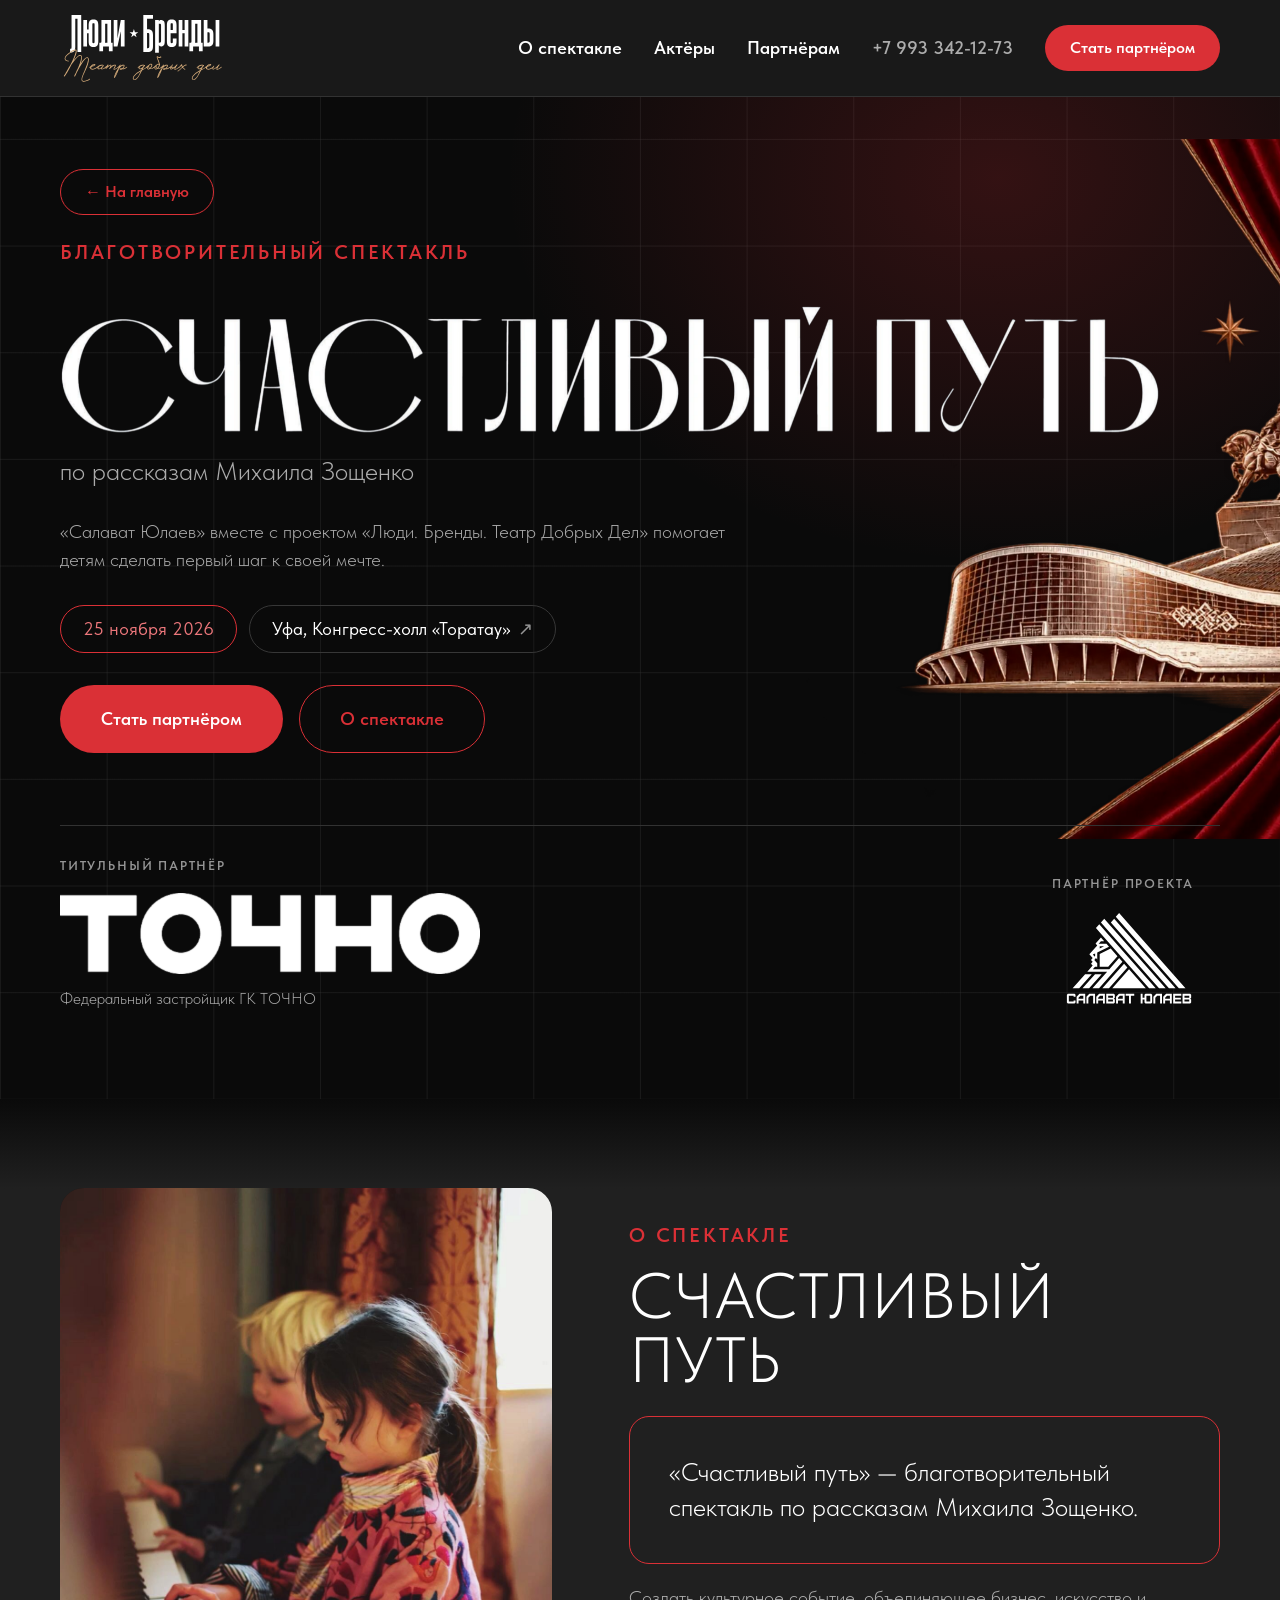
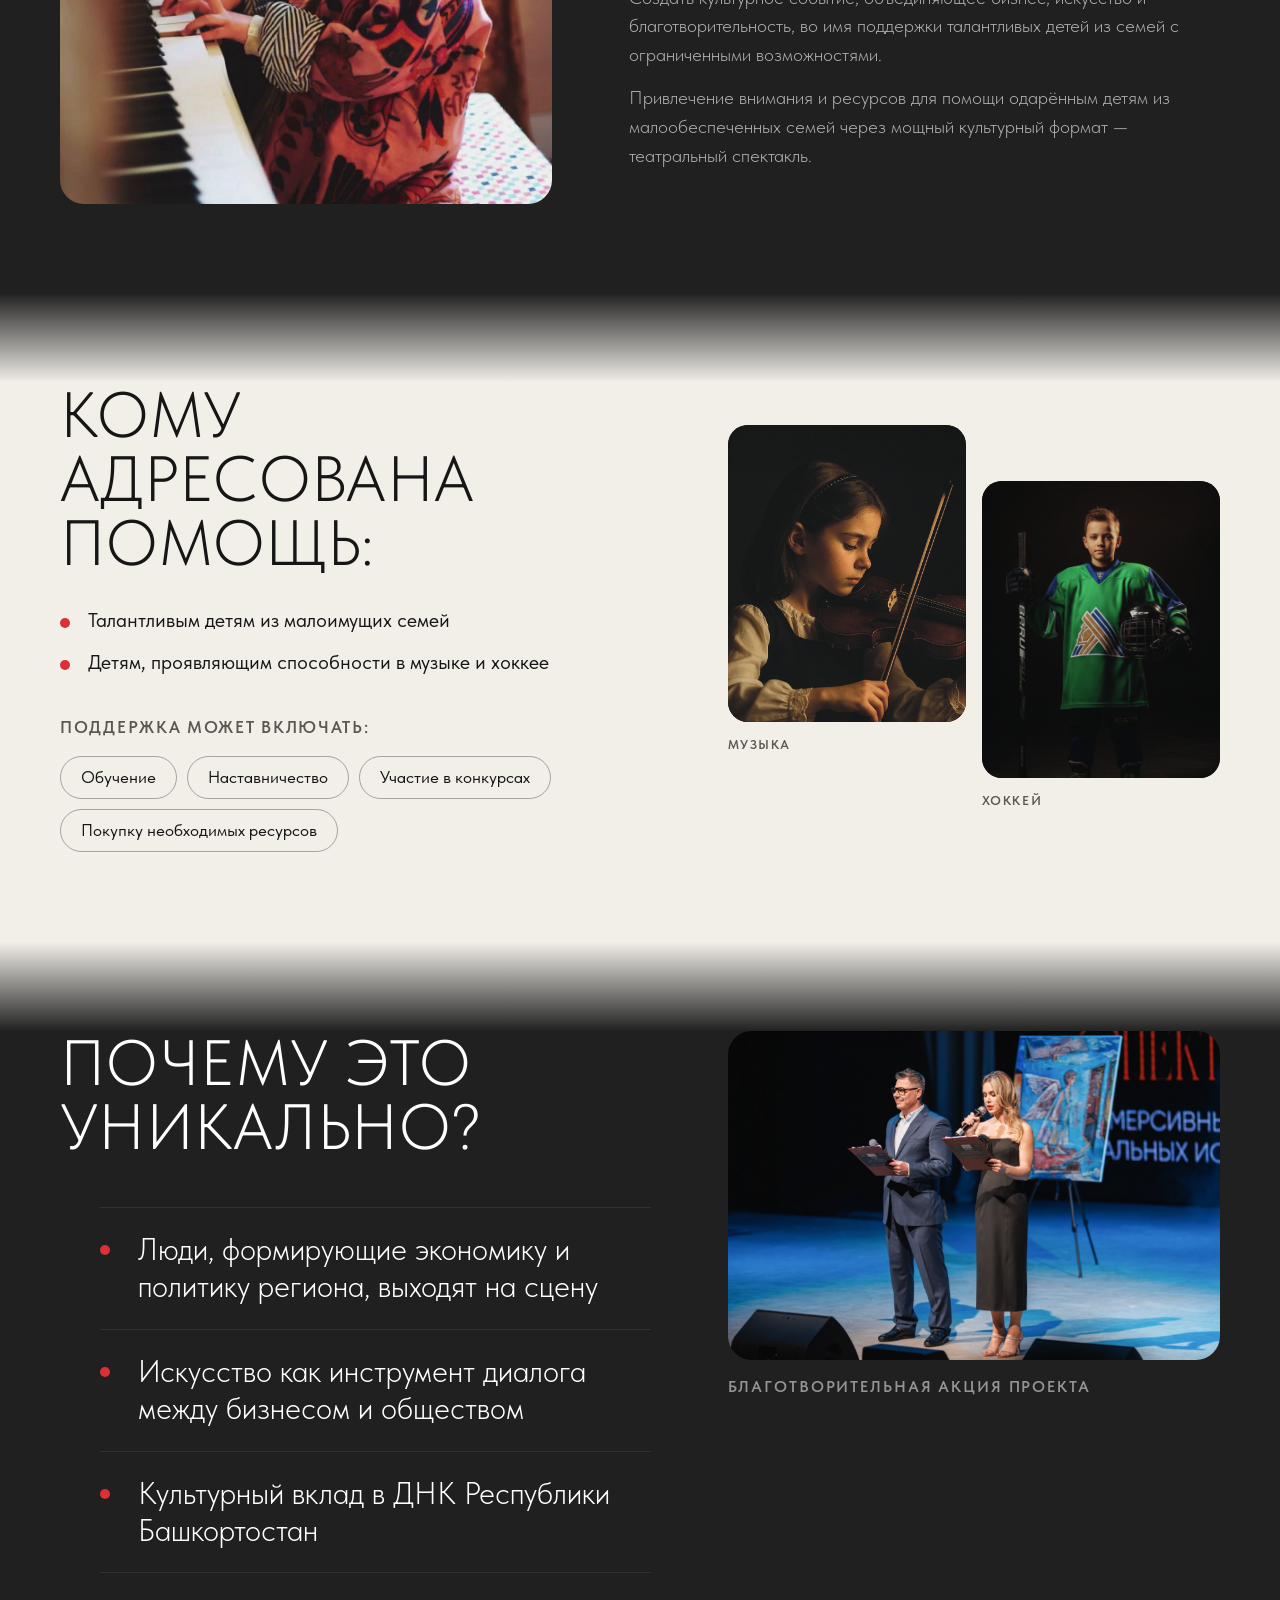
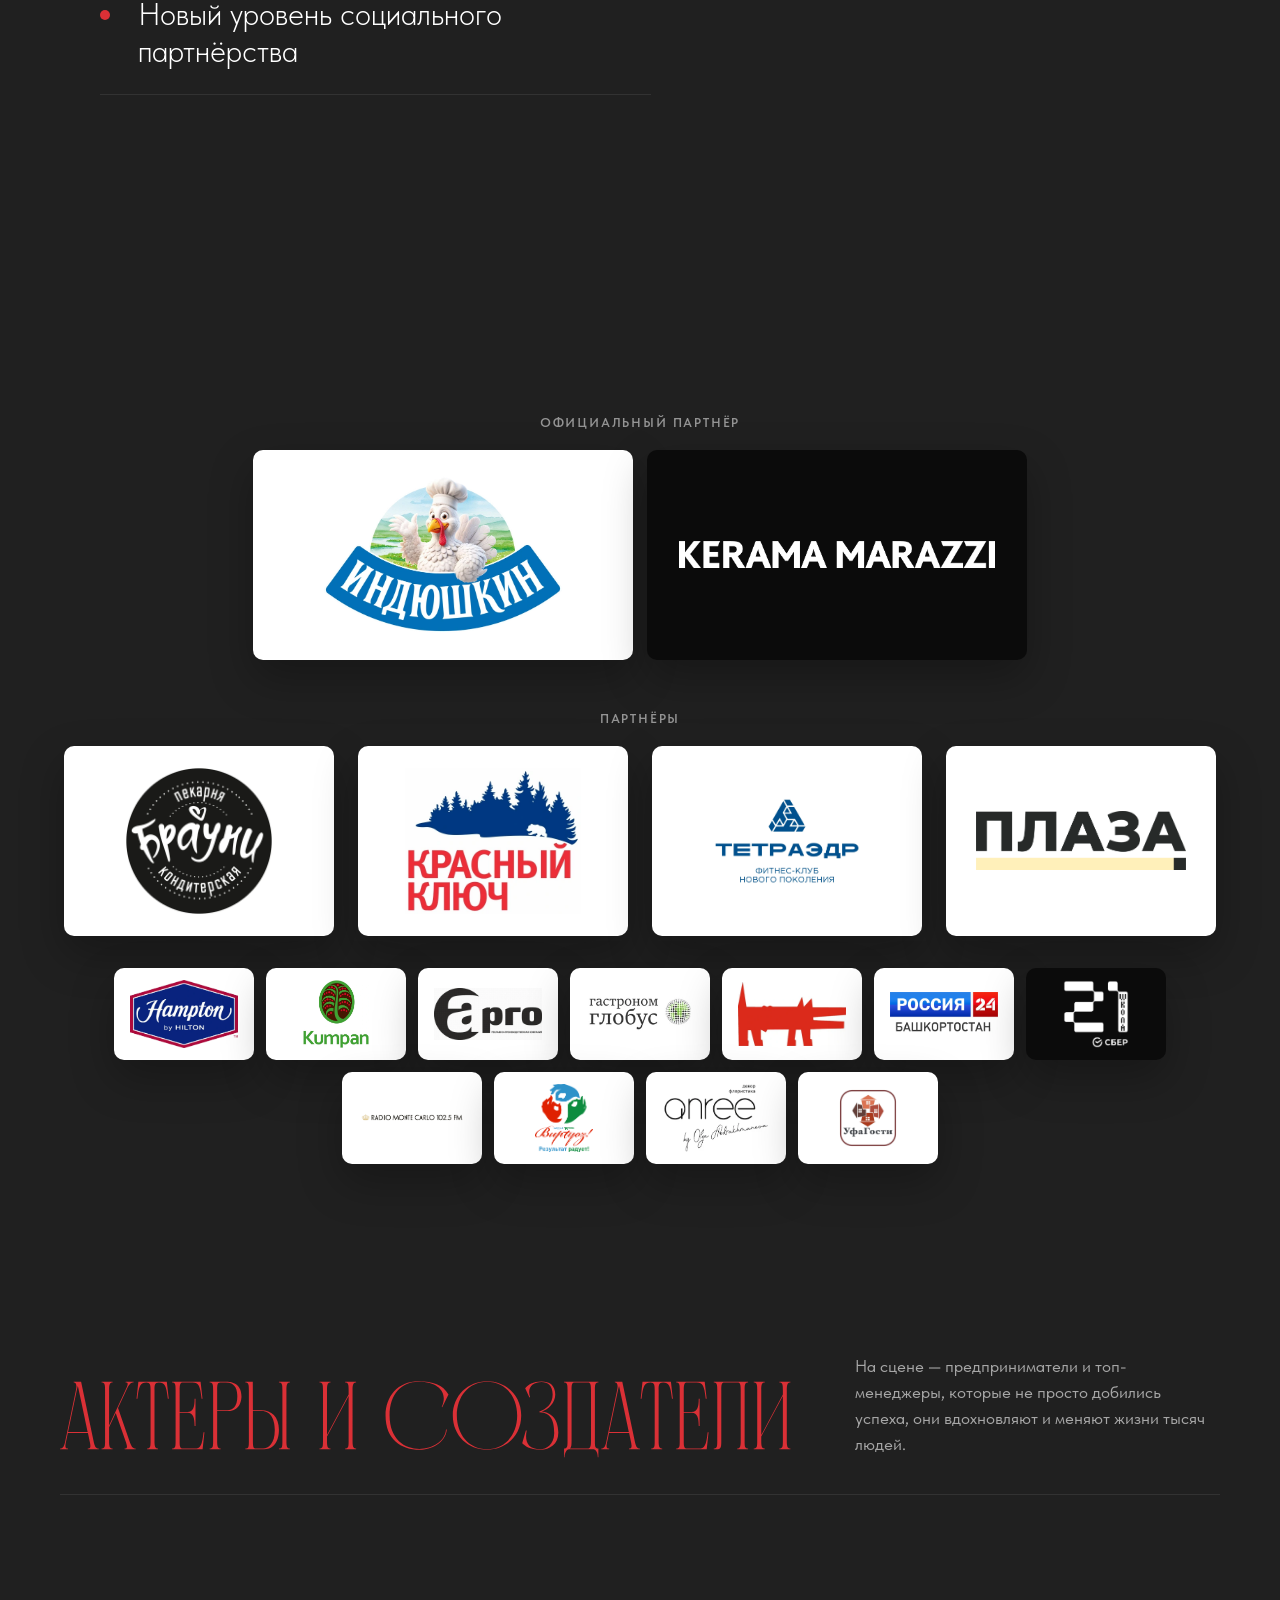
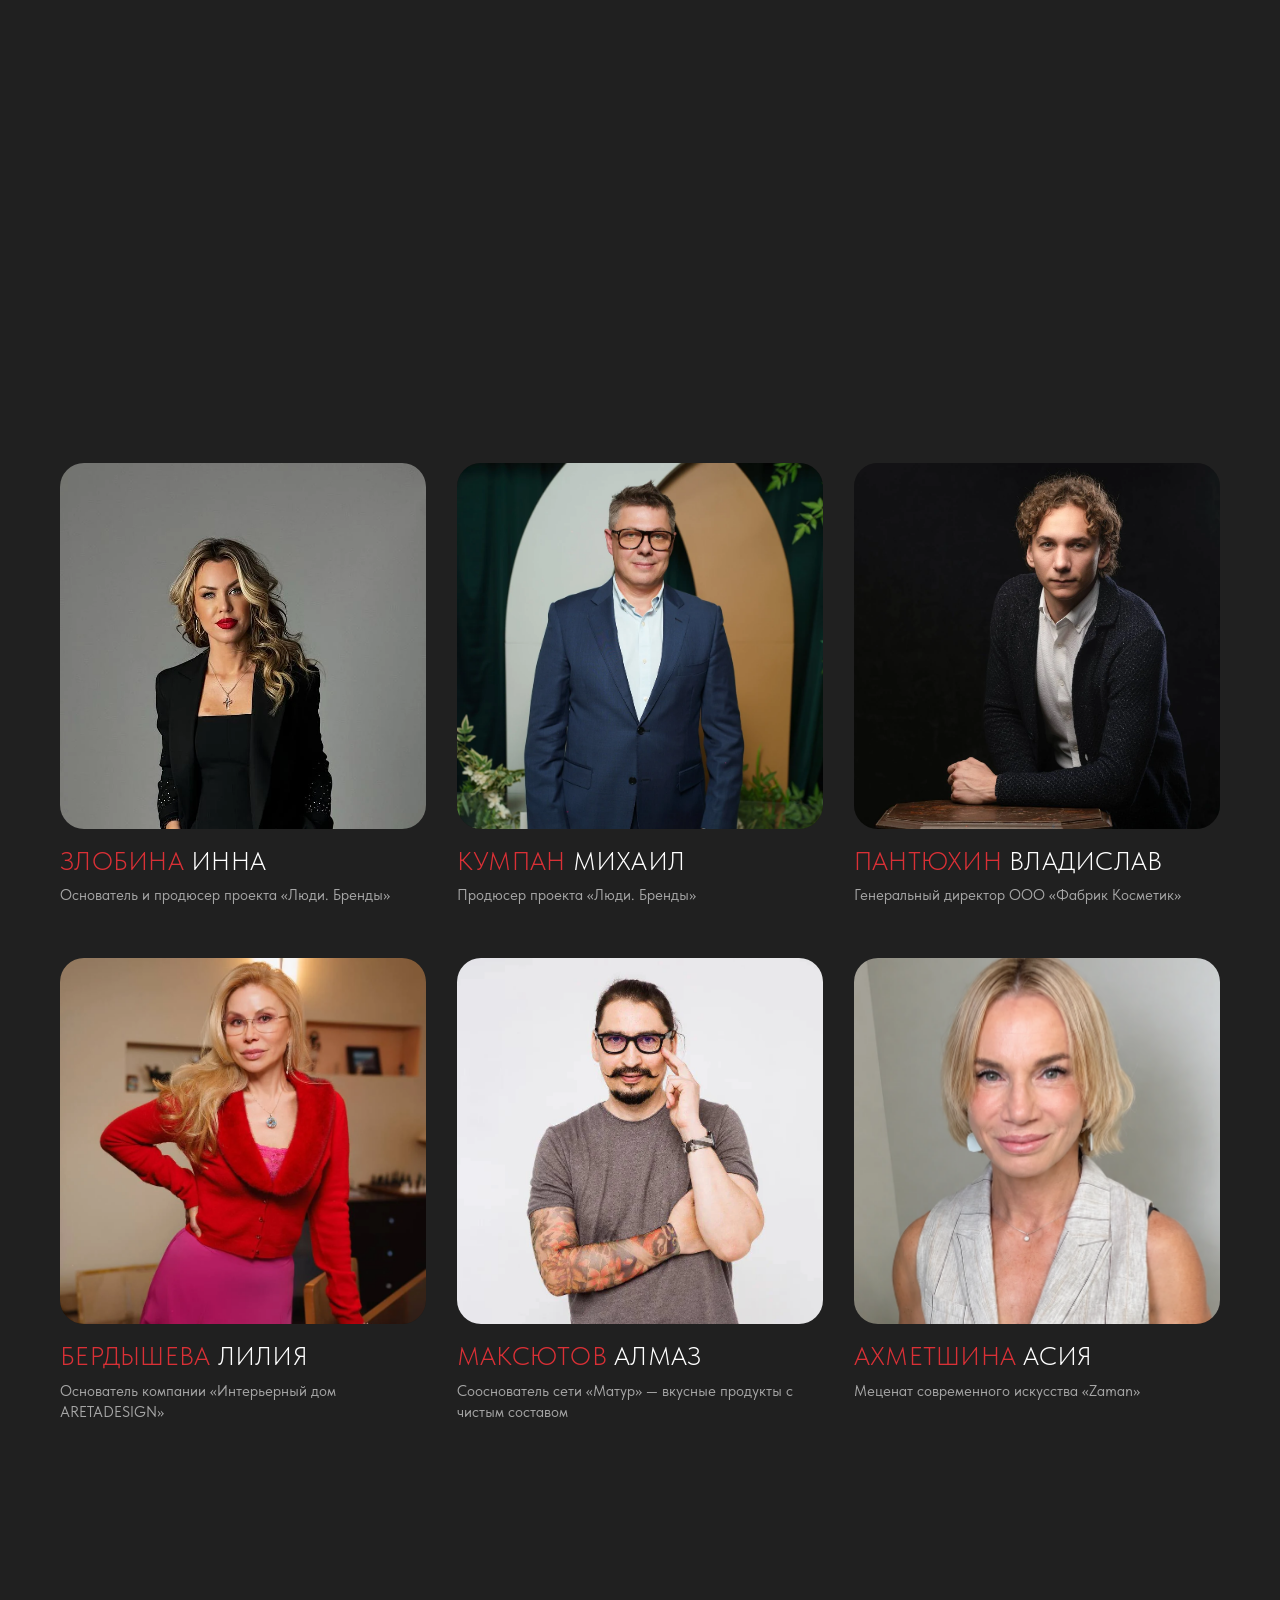
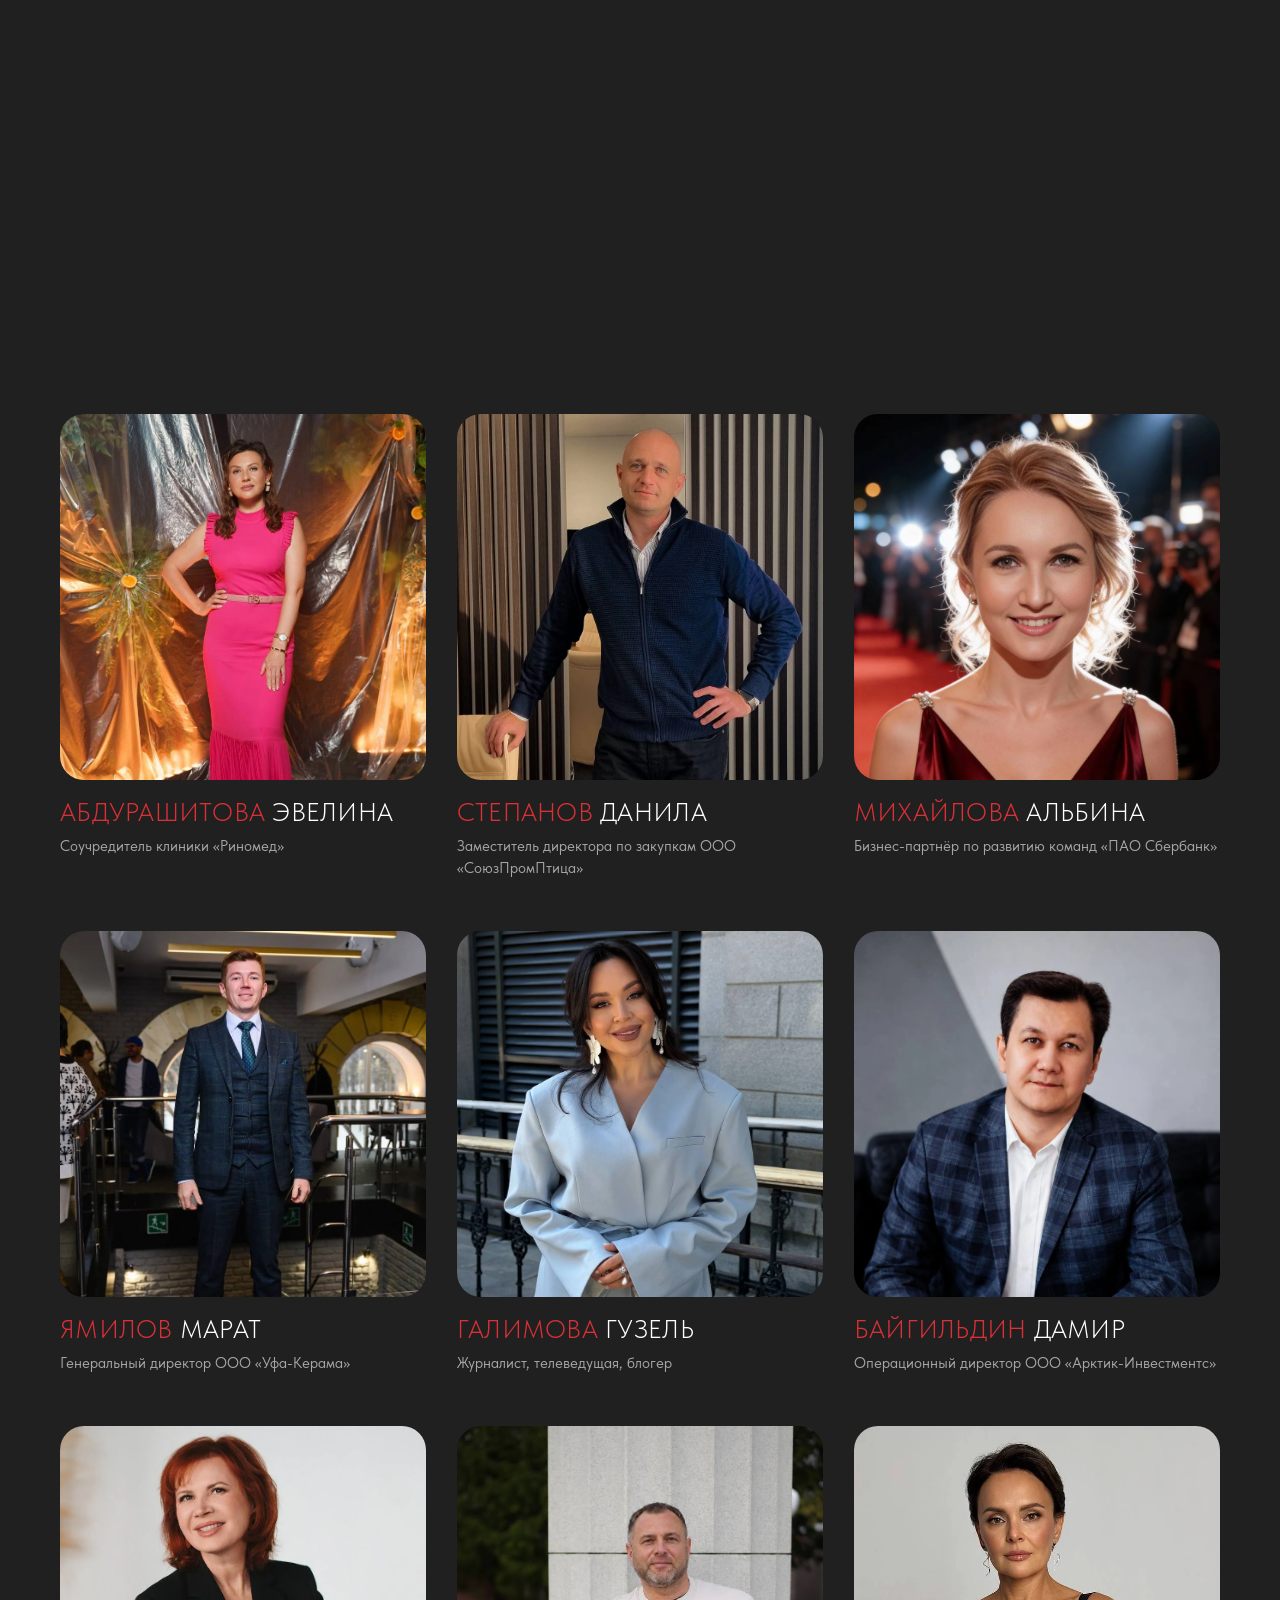
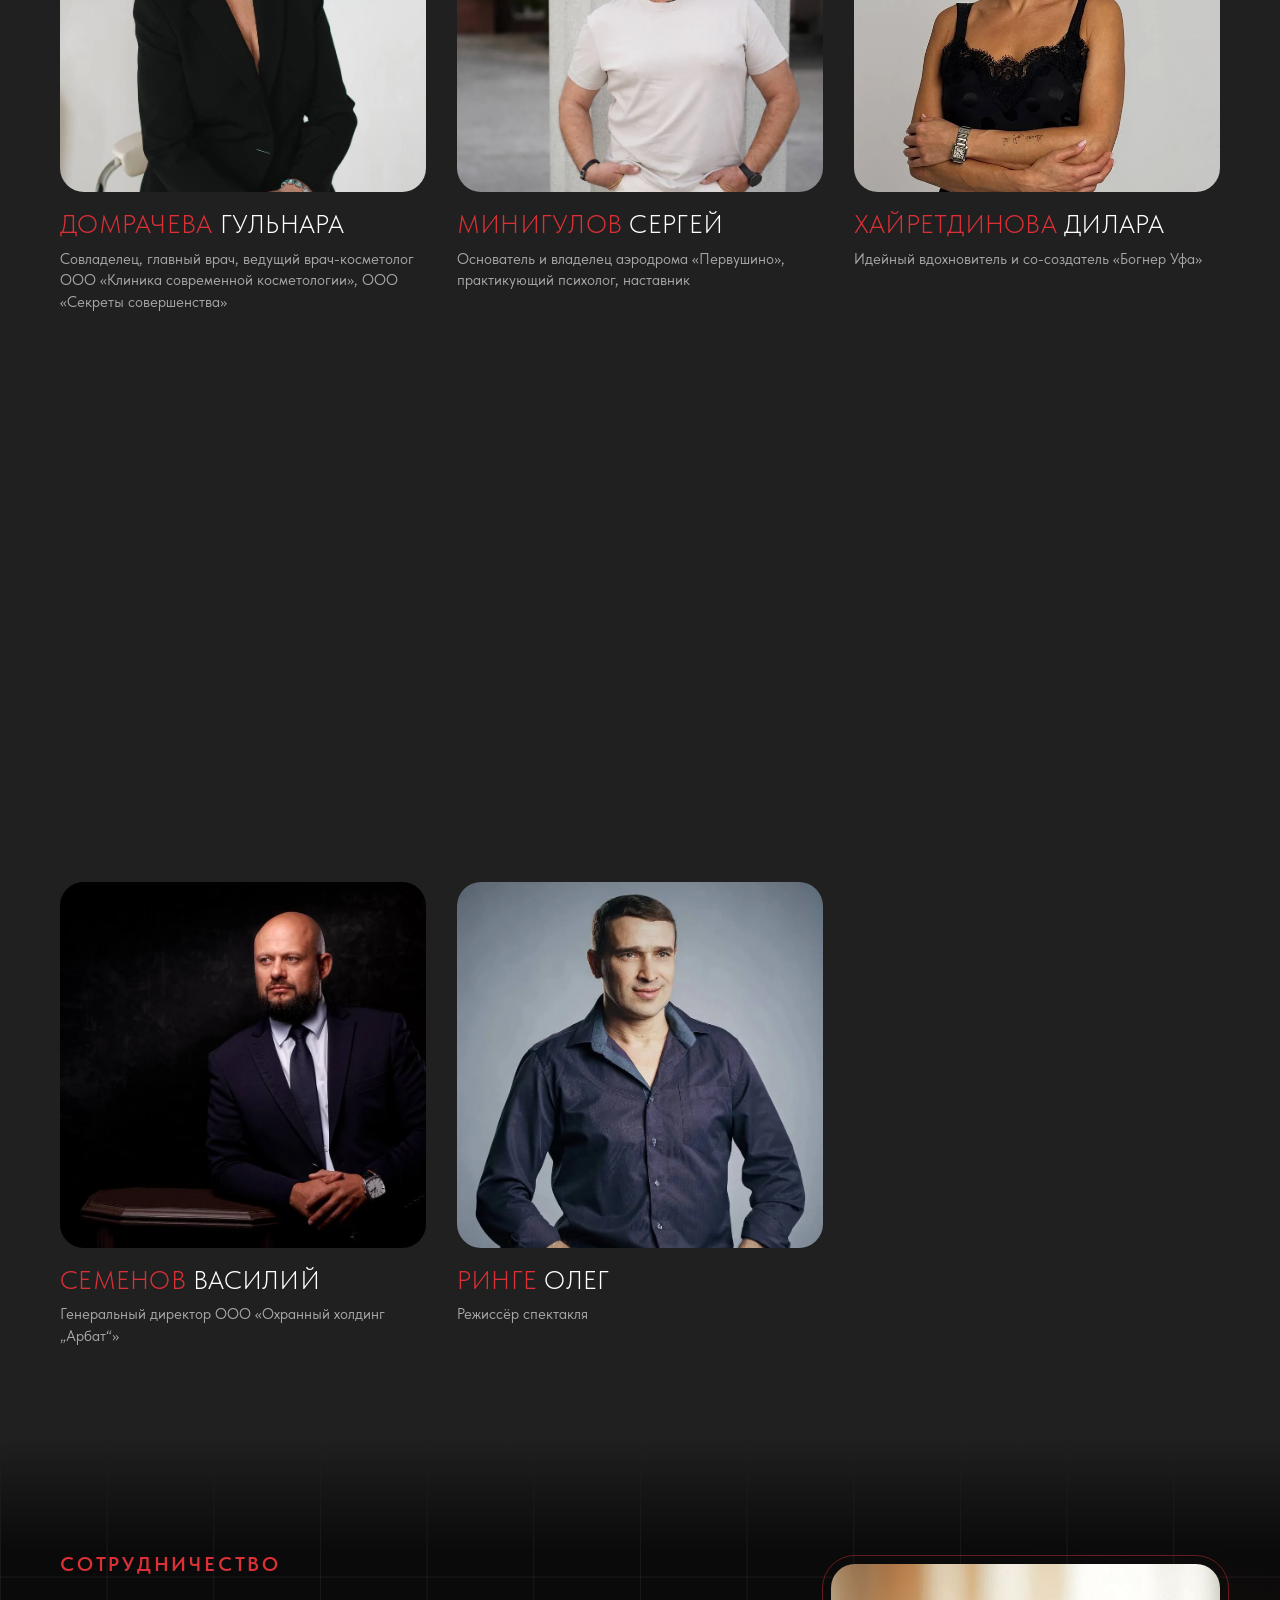
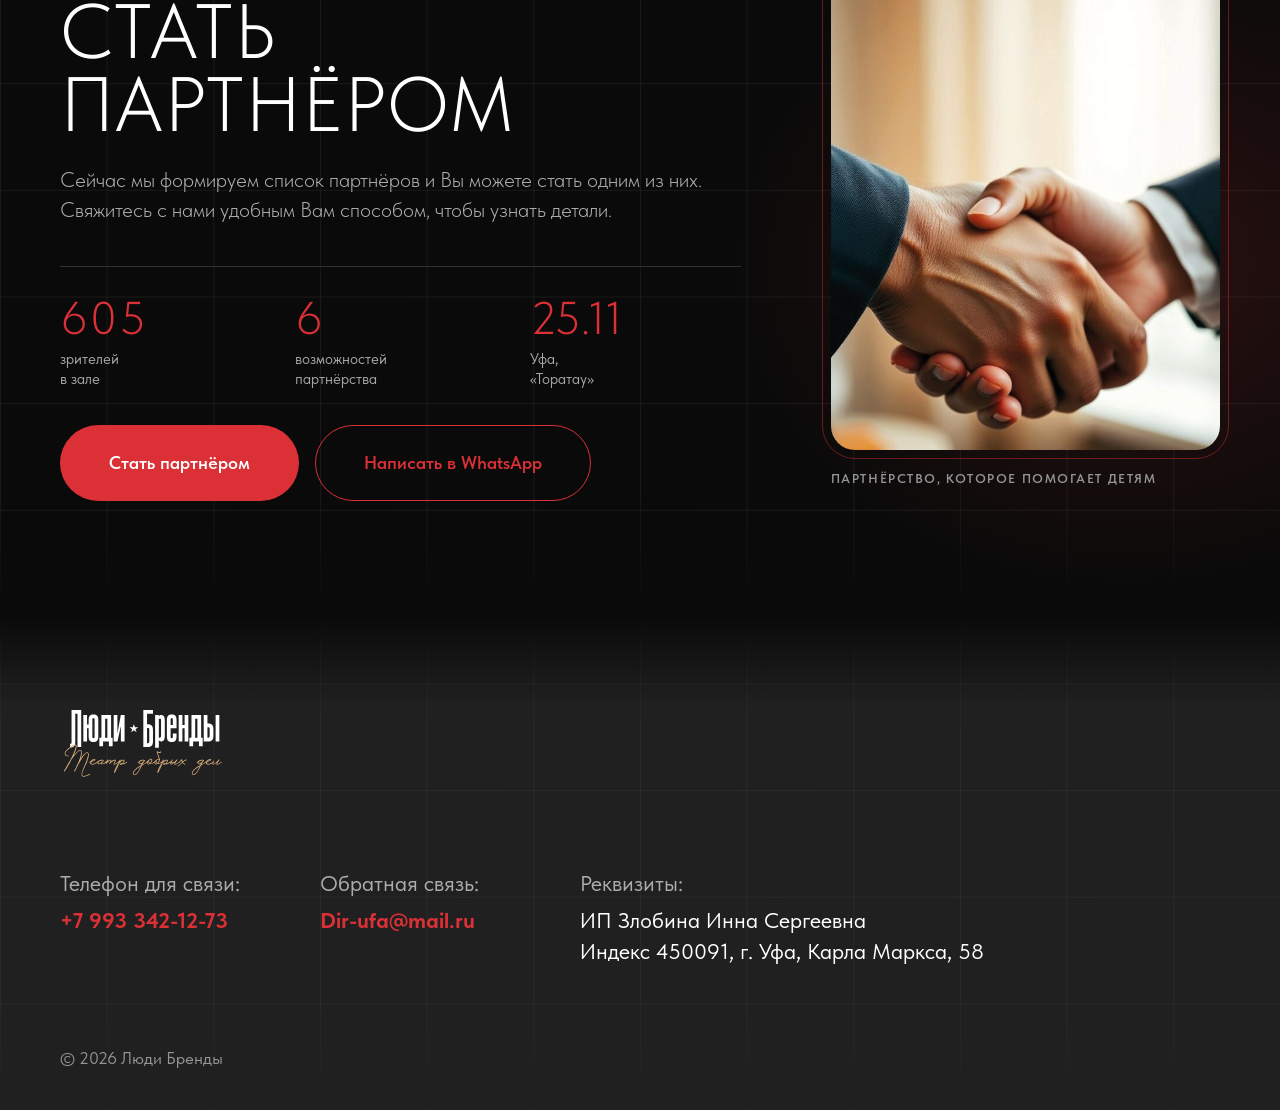
<file: ufa-nov-2026/index.html>
<!DOCTYPE html>
<html lang="ru">

<head>
	<meta charset="utf-8">
	<meta name="viewport" content="width=device-width, initial-scale=1">
	<title>Счастливый путь — благотворительный спектакль в Уфе | Люди Бренды</title>
	<meta name="description"
		content="25 ноября 2026, Уфа, Конгресс-холл «Торатау». Благотворительный спектакль по рассказам Михаила Зощенко. Проект «Люди. Бренды. Театр Добрых Дел» и «Салават Юлаев» помогают детям сделать первый шаг к мечте.">
	<meta property="og:type" content="website">
	<meta property="og:title" content="Счастливый путь — благотворительный спектакль в Уфе">
	<meta property="og:description"
		content="25 ноября 2026, Уфа, Конгресс-холл «Торатау». Благотворительный спектакль по рассказам Михаила Зощенко.">
	<meta property="og:image" content="../assets/img/story/why-stage.jpg">
	<link rel="icon" href="../assets/img/accent-circle.svg" type="image/svg+xml">
	<link rel="preload" href="../assets/fonts/TildaSans-VF.woff2" as="font" type="font/woff2" crossorigin>
	<link rel="preload" as="image" href="../assets/img/story/show-title.webp" fetchpriority="high">
	<link rel="preload" as="image" href="../assets/img/story/hero-toratau-1000.webp" media="(min-width: 1280px)"
		fetchpriority="low">
	<link rel="preload" as="image" href="../assets/img/story/hero-toratau-480.webp" media="(max-width: 1279px)"
		fetchpriority="low">
	<link rel="stylesheet" href="../assets/css/main.css?v=20261027j">
	<link rel="stylesheet" href="../assets/css/show.css?v=20261029h">
	<link rel="stylesheet" href="../assets/css/motion.css?v=20261027b">
	<script>if (!window.matchMedia || !matchMedia('(prefers-reduced-motion: reduce)').matches) {document.documentElement.classList.add('motion');}</script>
</head>

<body>
	<a class="skip-link" href="#about">Перейти к спектаклю</a>

	<header class="site-header" id="top">
		<div class="wrap site-header__inner">
			<a class="logo" href="../" aria-label="Люди Бренды — на главную">
				<img src="../assets/img/logo-lockup.svg" alt="Люди Бренды — театр добрых дел" width="285" height="126">
			</a>

			<nav class="nav" id="nav" aria-label="Основная навигация">
				<a class="nav__link" href="#about">О спектакле</a>
				<a class="nav__link" href="#cast">Актёры</a>
				<a class="nav__link" href="#partner">Партнёрам</a>
				<a class="nav__link nav__link_tel" href="tel:+79933421273">+7 993 342-12-73</a>
				<a class="btn btn_primary btn_sm" href="../partner/">Стать партнёром</a>
			</nav>

			<button class="burger" type="button" aria-label="Меню" aria-expanded="false" aria-controls="nav">
				<span class="burger__line"></span>
				<span class="burger__line"></span>
			</button>
		</div>
	</header>

	<main>
		<!-- ============================ HERO ============================ -->
		<section class="show-hero">
			<div class="wrap">
				<div class="show-hero__art" aria-hidden="true"></div>
				<a class="btn btn_ghost btn_sm show-hero__back" href="../">← На главную</a>
				<p class="eyebrow">Благотворительный спектакль</p>
				<h1 class="show-hero__title">
					<img src="../assets/img/story/show-title.webp" alt="Счастливый путь" width="2000" height="234"
						fetchpriority="high">
				</h1>
				<p class="show-hero__sub">по рассказам Михаила Зощенко</p>
				<p class="show-hero__line">«Салават Юлаев» вместе с проектом «Люди. Бренды. Театр Добрых Дел» помогает
					детям сделать первый шаг к своей мечте.</p>

				<ul class="show-hero__facts">
					<li>25 ноября 2026</li>
					<li class="show-hero__fact_venue">
						<a href="https://yandex.ru/maps/?text=%D0%9A%D0%BE%D0%BD%D0%B3%D1%80%D0%B5%D1%81%D1%81-%D1%85%D0%BE%D0%BB%D0%BB%20%C2%AB%D0%A2%D0%BE%D1%80%D0%B0%D1%82%D0%B0%D1%83%C2%BB%2C%20%D0%A3%D1%84%D0%B0"
							target="_blank" rel="noopener" aria-label="Уфа, Конгресс-холл «Торатау» — открыть в Яндекс Картах">Уфа,
							Конгресс-холл «Торатау»<span class="show-hero__fact_arrow" aria-hidden="true">↗</span></a>
					</li>
				</ul>

				<div class="show-hero__actions">
					<a class="btn btn_primary" href="../partner/">Стать партнёром</a>
					<a class="btn btn_ghost" href="#about">О спектакле</a>
				</div>

				<div class="title-partner">
					<div class="title-partner__main reveal">
						<p class="title-partner__label">Титульный партнёр</p>
						<img class="title-partner__logo" src="../assets/img/partners/tochno-white.webp" alt="ГК ТОЧНО" width="652"
							height="126">
						<p class="title-partner__caption">Федеральный застройщик ГК ТОЧНО</p>
					</div>
					<div class="title-partner__project reveal">
						<p class="title-partner__label">Партнёр проекта</p>
						<img src="../assets/img/salavat.svg" alt="ХК «Салават Юлаев»" width="210" height="130" loading="lazy">
					</div>
				</div>
			</div>
		</section>

		<!-- ============================ О СПЕКТАКЛЕ ============================ -->
		<section class="story" id="about">
			<div class="wrap story__inner">
				<div class="story__body" data-reveal-group>
					<p class="eyebrow reveal">О спектакле</p>
					<h2 class="display reveal">Счастливый путь</h2>
					<blockquote class="story__quote reveal">«Счастливый путь» — благотворительный спектакль по рассказам
						Михаила Зощенко.</blockquote>
					<p class="story__text reveal">Создать культурное событие, объединяющее бизнес, искусство и
						благотворительность, во имя поддержки талантливых детей из семей с ограниченными возможностями.</p>
					<p class="story__text reveal">Привлечение внимания и ресурсов для помощи одарённым детям из
						малообеспеченных семей через мощный культурный формат — театральный спектакль.</p>
				</div>
				<figure class="story__media reveal_img" data-parallax>
					<img src="../assets/img/story/goal-piano.jpg" alt="Дети играют на рояле" width="1168" height="1752"
						loading="lazy">
				</figure>
			</div>
		</section>

		<!-- ============================ КОМУ АДРЕСОВАНА ПОМОЩЬ ============================ -->
		<section class="help" id="help">
			<div class="wrap help__inner">
				<div class="help__body">
					<h2 class="display reveal">Кому адресована помощь:</h2>
					<ul class="help__list" data-reveal-group>
						<li class="reveal">Талантливым детям из малоимущих семей</li>
						<li class="reveal">Детям, проявляющим способности в музыке и хоккее</li>
					</ul>
					<p class="help__label reveal">Поддержка может включать:</p>
					<ul class="help__pills" data-reveal-group>
						<li class="reveal">Обучение</li>
						<li class="reveal">Наставничество</li>
						<li class="reveal">Участие в конкурсах</li>
						<li class="reveal">Покупку необходимых ресурсов</li>
					</ul>
				</div>
				<div class="help__media" data-reveal-group>
					<figure class="help__photo reveal_img">
						<div class="help__photo-frame">
							<img src="../assets/img/story/violin-portrait.jpg" alt="Юная скрипачка" width="826" height="1239"
								loading="lazy">
						</div>
						<figcaption>Музыка</figcaption>
					</figure>
					<figure class="help__photo help__photo_offset reveal_img">
						<div class="help__photo-frame">
							<img src="../assets/img/story/hockey.jpg" alt="Юный хоккеист" width="1060" height="1400" loading="lazy">
						</div>
						<figcaption>Хоккей</figcaption>
					</figure>
				</div>
			</div>
		</section>

		<!-- ============================ ПОЧЕМУ ЭТО УНИКАЛЬНО ============================ -->
		<section class="why" id="why">
			<div class="wrap why__inner">
				<div class="why__body">
					<h2 class="display reveal">Почему это уникально?</h2>
					<ol class="why__list" data-reveal-group>
						<li class="why__item reveal">
							<span class="why__dot" aria-hidden="true"></span>
							<p>Люди, формирующие экономику и политику региона, выходят на сцену</p>
						</li>
						<li class="why__item reveal">
							<span class="why__dot" aria-hidden="true"></span>
							<p>Искусство как инструмент диалога между бизнесом и обществом</p>
						</li>
						<li class="why__item reveal">
							<span class="why__dot" aria-hidden="true"></span>
							<p>Культурный вклад в ДНК Республики Башкортостан</p>
						</li>
						<li class="why__item reveal">
							<span class="why__dot" aria-hidden="true"></span>
							<p>Новый уровень социального партнёрства</p>
						</li>
					</ol>
				</div>
				<figure class="why__media reveal_img" data-parallax>
					<div class="why__media-frame">
						<img src="../assets/img/story/why-stage.jpg" alt="Ведущие благотворительной акции проекта на сцене"
							width="1600" height="1067" loading="lazy">
					</div>
					<figcaption>Благотворительная акция проекта</figcaption>
				</figure>
			</div>
		</section>

		<!-- ============================ ПАРТНЁРЫ ============================ -->
		<section class="partners" id="partners">
			<div class="wrap">
				<div class="partners__head">
					<h2 class="display partners__title reveal">Наши партнёры</h2>
				</div>

				<div class="partners__tier">
					<p class="partners__label reveal">Официальный партнёр</p>
					<ul class="partners__row" data-reveal-group>
						<li class="partner-card partner-card_md reveal">
							<img src="../assets/img/partners/indjushkin.webp" alt="Indjushkin" width="700" height="465"
								loading="lazy">
						</li>
						<li class="partner-card partner-card_md partner-card_dark reveal">
							<img src="../assets/img/partners/kerama-marazzi.webp?v=3" alt="Kerama Marazzi" width="1890" height="158"
								loading="lazy">
						</li>
					</ul>
				</div>

				<div class="partners__tier">
					<p class="partners__label reveal">Партнёры</p>
					<ul class="partners__row partners__row_lg" data-reveal-group>
						<li class="partner-card partner-card_lg reveal">
							<img src="../assets/img/partners/brauni.webp" alt="Брауни — пекарня-кондитерская" width="600" height="600"
								loading="lazy">
						</li>
						<li class="partner-card partner-card_lg reveal">
							<img src="../assets/img/partners/krasny-klyuch.webp" alt="Красный Ключ" width="440" height="366"
								loading="lazy">
						</li>
						<li class="partner-card partner-card_lg reveal">
							<img src="../assets/img/partners/tetraedr.webp" alt="Тетраэдр — фитнес-клуб" width="2025" height="1434"
								loading="lazy">
						</li>
						<li class="partner-card partner-card_lg reveal">
							<img src="../assets/img/partners/plaza.webp" alt="Plaza" width="2045" height="570" loading="lazy">
						</li>
					</ul>
				</div>

				<div class="partners__tier partners__tier_plain">
					<ul class="partners__row partners__row_sm" data-reveal-group aria-label="Партнёры">
						<li class="partner-card partner-card_sm reveal">
							<img src="../assets/img/partners/hampton.webp" alt="Hampton by Hilton" width="600" height="381"
								loading="lazy">
						</li>
						<li class="partner-card partner-card_sm reveal">
							<img src="../assets/img/partners/kumpan.webp" alt="Kumpan" width="520" height="533" loading="lazy">
						</li>
						<li class="partner-card partner-card_sm reveal">
							<img src="../assets/img/partners/argo.webp" alt="Арго" width="600" height="288" loading="lazy">
						</li>
						<li class="partner-card partner-card_sm reveal">
							<img src="../assets/img/partners/globus.webp" alt="Гастроном Глобус" width="182" height="64"
								loading="lazy">
						</li>
						<li class="partner-card partner-card_sm reveal">
							<img src="../assets/img/partners/sobaka.webp" alt="Журнал Собака" width="540" height="321" loading="lazy">
						</li>
						<li class="partner-card partner-card_sm reveal">
							<img src="../assets/img/partners/rossiya24.webp" alt="Россия 24 Башкортостан" width="600" height="242"
								loading="lazy">
						</li>
						<li class="partner-card partner-card_sm partner-card_dark reveal">
							<img src="../assets/img/partners/school-21.webp?v=4" alt="Школа 21 Сбер" width="325" height="330"
								loading="lazy">
						</li>
						<li class="partner-card partner-card_sm reveal">
							<img src="../assets/img/partners/radio-monte-carlo.webp" alt="Радио Монте-Карло" width="1994" height="246"
								loading="lazy">
						</li>
						<li class="partner-card partner-card_sm reveal">
							<img src="../assets/img/partners/virtuoz.webp" alt="Виртуоз" width="1970" height="2343" loading="lazy">
						</li>
						<li class="partner-card partner-card_sm reveal">
							<img src="../assets/img/partners/anri.webp?v=3" alt="АНРИ" width="303" height="196" loading="lazy">
						</li>
						<li class="partner-card partner-card_sm reveal">
							<img src="../assets/img/partners/ufa-gosti.webp" alt="УфаГости" width="1280" height="1280" loading="lazy">
						</li>
					</ul>
				</div>
			</div>
		</section>

		<!-- ============================ ПАРТНЁРАМ ============================ -->
		<!-- ============================ АКТЁРЫ И СОЗДАТЕЛИ ============================ -->
		<section class="cast" id="cast">
			<div class="wrap">
				<div class="cast__head">
					<img class="cast__title" src="../assets/img/cast/ufa-nov-2026/heading.svg" alt="Актёры и создатели" width="913" height="96" loading="lazy">
					<p class="cast__intro">На сцене — предприниматели и топ-менеджеры, которые не просто добились успеха, они вдохновляют и меняют жизни тысяч людей.</p>
				</div>
				<ul class="cast__grid" data-reveal-group>
				<li class="cast__card reveal">
					<div class="cast__photo">
						<img src="../assets/img/cast/ufa-nov-2026/zubairov.webp" alt="Зубаиров Айдар — Депутат Совета городского округа города Уфа" width="440" height="678" loading="lazy">
					</div>
					<p class="cast__name"><span class="cast__surname">Зубаиров</span> <span>Айдар</span></p>
					<p class="cast__role">Депутат Совета городского округа города Уфа</p>
				</li>
				<li class="cast__card reveal">
					<div class="cast__photo">
						<img src="../assets/img/cast/ufa-nov-2026/suliz.webp" alt="Сулиз Анна — Первый заместитель директора ГК «Стройтэк»" width="853" height="1280" loading="lazy">
					</div>
					<p class="cast__name"><span class="cast__surname">Сулиз</span> <span>Анна</span></p>
					<p class="cast__role">Первый заместитель директора ГК «Стройтэк»</p>
				</li>
				<li class="cast__card reveal">
					<div class="cast__photo">
						<img src="../assets/img/cast/ufa-nov-2026/mamleev.webp" alt="Мамлеев Марат — Исполнительный директор, руководитель макрорегиона Поволжья «ПАО Банк Уралсиб»" width="853" height="1280" loading="lazy">
					</div>
					<p class="cast__name"><span class="cast__surname">Мамлеев</span> <span>Марат</span></p>
					<p class="cast__role">Исполнительный директор, руководитель макрорегиона Поволжья «ПАО Банк Уралсиб»</p>
				</li>
				<li class="cast__card cast__card_focus-top reveal">
					<div class="cast__photo">
						<img src="../assets/img/cast/ufa-nov-2026/zlobina.webp" alt="Злобина Инна — Основатель и продюсер проекта «Люди. Бренды»" width="720" height="1280" loading="lazy">
					</div>
					<p class="cast__name"><span class="cast__surname">Злобина</span> <span>Инна</span></p>
					<p class="cast__role">Основатель и продюсер проекта «Люди. Бренды»</p>
				</li>
				<li class="cast__card reveal">
					<div class="cast__photo">
						<img src="../assets/img/cast/ufa-nov-2026/kumpan.webp" alt="Кумпан Михаил — Продюсер проекта «Люди. Бренды»" width="933" height="1400" loading="lazy">
					</div>
					<p class="cast__name"><span class="cast__surname">Кумпан</span> <span>Михаил</span></p>
					<p class="cast__role">Продюсер проекта «Люди. Бренды»</p>
				</li>
				<li class="cast__card reveal">
					<div class="cast__photo">
						<img src="../assets/img/cast/ufa-nov-2026/pantyukhin.webp" alt="Пантюхин Владислав — Генеральный директор ООО «Фабрик Косметик»" width="1280" height="1255" loading="lazy">
					</div>
					<p class="cast__name"><span class="cast__surname">Пантюхин</span> <span>Владислав</span></p>
					<p class="cast__role">Генеральный директор ООО «Фабрик Косметик»</p>
				</li>
				<li class="cast__card reveal">
					<div class="cast__photo">
						<img src="../assets/img/cast/ufa-nov-2026/berdysheva.webp" alt="Бердышева Лилия — Основатель компании «Интерьерный дом ARETADESIGN»" width="853" height="1280" loading="lazy">
					</div>
					<p class="cast__name"><span class="cast__surname">Бердышева</span> <span>Лилия</span></p>
					<p class="cast__role">Основатель компании «Интерьерный дом ARETADESIGN»</p>
				</li>
				<li class="cast__card reveal">
					<div class="cast__photo">
						<img src="../assets/img/cast/ufa-nov-2026/maksyutov.webp" alt="Максютов Алмаз — Сооснователь сети «Матур» — вкусные продукты с чистым составом" width="853" height="1280" loading="lazy">
					</div>
					<p class="cast__name"><span class="cast__surname">Максютов</span> <span>Алмаз</span></p>
					<p class="cast__role">Сооснователь сети «Матур» — вкусные продукты с чистым составом</p>
				</li>
				<li class="cast__card cast__card_focus-top cast__card_soft-zoom reveal">
					<div class="cast__photo">
						<img src="../assets/img/cast/ufa-nov-2026/akhmetshina.webp?v=2" alt="Ахметшина Асия — Меценат современного искусства «Zaman»" width="853" height="1844" loading="lazy">
					</div>
					<p class="cast__name"><span class="cast__surname">Ахметшина</span> <span>Асия</span></p>
					<p class="cast__role">Меценат современного искусства «Zaman»</p>
				</li>
				<li class="cast__card reveal">
					<div class="cast__photo">
						<img src="../assets/img/cast/ufa-nov-2026/kilmukhametov.webp" alt="Кильмухаметов Хабир — Генеральный директор «РегионНефтеГаз-Инжиниринг»" width="853" height="1280" loading="lazy">
					</div>
					<p class="cast__name"><span class="cast__surname">Кильмухаметов</span> <span>Хабир</span></p>
					<p class="cast__role">Генеральный директор «РегионНефтеГаз-Инжиниринг»</p>
				</li>
				<li class="cast__card reveal">
					<div class="cast__photo">
						<img src="../assets/img/cast/ufa-nov-2026/rakhmanova.webp" alt="Рахмангулова Вероника — ГК «ТОЧНО»" width="1043" height="1158" loading="lazy">
					</div>
					<p class="cast__name"><span class="cast__surname">Рахмангулова</span> <span>Вероника</span></p>
					<p class="cast__role">ГК «ТОЧНО»</p>
				</li>
				<li class="cast__card reveal">
					<div class="cast__photo">
						<img src="../assets/img/cast/ufa-nov-2026/khasanov.webp" alt="Хасанов Артур — Руководитель строительной компании «Рексар», председатель федерации ИЖС Республики Башкортостан" width="960" height="1280" loading="lazy">
					</div>
					<p class="cast__name"><span class="cast__surname">Хасанов</span> <span>Артур</span></p>
					<p class="cast__role">Руководитель строительной компании «Рексар», председатель федерации ИЖС Республики Башкортостан</p>
				</li>
				<li class="cast__card reveal">
					<div class="cast__photo">
						<img src="../assets/img/cast/ufa-nov-2026/abdurashitova.webp" alt="Абдурашитова Эвелина — Соучредитель клиники «Риномед»" width="853" height="1280" loading="lazy">
					</div>
					<p class="cast__name"><span class="cast__surname">Абдурашитова</span> <span>Эвелина</span></p>
					<p class="cast__role">Соучредитель клиники «Риномед»</p>
				</li>
				<li class="cast__card reveal">
					<div class="cast__photo">
						<img src="../assets/img/cast/ufa-nov-2026/stepanov.webp" alt="Степанов Данила — Заместитель директора по закупкам ООО «СоюзПромПтица»" width="960" height="1280" loading="lazy">
					</div>
					<p class="cast__name"><span class="cast__surname">Степанов</span> <span>Данила</span></p>
					<p class="cast__role">Заместитель директора по закупкам ООО «СоюзПромПтица»</p>
				</li>
				<li class="cast__card reveal">
					<div class="cast__photo">
						<img src="../assets/img/cast/ufa-nov-2026/mikhaylova.webp" alt="Михайлова Альбина — Бизнес-партнёр по развитию команд «ПАО Сбербанк»" width="960" height="1280" loading="lazy">
					</div>
					<p class="cast__name"><span class="cast__surname">Михайлова</span> <span>Альбина</span></p>
					<p class="cast__role">Бизнес-партнёр по развитию команд «ПАО Сбербанк»</p>
				</li>
				<li class="cast__card reveal">
					<div class="cast__photo">
						<img src="../assets/img/cast/ufa-nov-2026/yamilov.webp" alt="Ямилов Марат — Генеральный директор ООО «Уфа-Керама»" width="851" height="1280" loading="lazy">
					</div>
					<p class="cast__name"><span class="cast__surname">Ямилов</span> <span>Марат</span></p>
					<p class="cast__role">Генеральный директор ООО «Уфа-Керама»</p>
				</li>
				<li class="cast__card reveal">
					<div class="cast__photo">
						<img src="../assets/img/cast/ufa-nov-2026/galimova.webp" alt="Галимова Гузель — Журналист, телеведущая, блогер" width="960" height="1280" loading="lazy">
					</div>
					<p class="cast__name"><span class="cast__surname">Галимова</span> <span>Гузель</span></p>
					<p class="cast__role">Журналист, телеведущая, блогер</p>
				</li>
				<li class="cast__card cast__card_focus-top reveal">
					<div class="cast__photo">
						<img src="../assets/img/cast/ufa-nov-2026/baygildin.webp" alt="Байгильдин Дамир — Операционный директор ООО «Арктик-Инвестментс»" width="853" height="1280" loading="lazy">
					</div>
					<p class="cast__name"><span class="cast__surname">Байгильдин</span> <span>Дамир</span></p>
					<p class="cast__role">Операционный директор ООО «Арктик-Инвестментс»</p>
				</li>
				<li class="cast__card reveal">
					<div class="cast__photo">
						<img src="../assets/img/cast/ufa-nov-2026/domracheva.webp" alt="Домрачева Гульнара — Совладелец, главный врач, ведущий врач-косметолог ООО «Клиника современной косметологии», ООО «Секреты совершенства»" width="853" height="1280" loading="lazy">
					</div>
					<p class="cast__name"><span class="cast__surname">Домрачева</span> <span>Гульнара</span></p>
					<p class="cast__role">Совладелец, главный врач, ведущий врач-косметолог ООО «Клиника современной косметологии», ООО «Секреты совершенства»</p>
				</li>
				<li class="cast__card reveal">
					<div class="cast__photo">
						<img src="../assets/img/cast/ufa-nov-2026/minigulov.webp" alt="Минигулов Сергей — Основатель и владелец аэродрома «Первушино», практикующий психолог, наставник" width="853" height="1280" loading="lazy">
					</div>
					<p class="cast__name"><span class="cast__surname">Минигулов</span> <span>Сергей</span></p>
					<p class="cast__role">Основатель и владелец аэродрома «Первушино», практикующий психолог, наставник</p>
				</li>
				<li class="cast__card reveal">
					<div class="cast__photo">
						<img src="../assets/img/cast/ufa-nov-2026/khayretdinova.webp" alt="Хайретдинова Дилара — Идейный вдохновитель и со-создатель «Богнер Уфа»" width="720" height="1280" loading="lazy">
					</div>
					<p class="cast__name"><span class="cast__surname">Хайретдинова</span> <span>Дилара</span></p>
					<p class="cast__role">Идейный вдохновитель и со-создатель «Богнер Уфа»</p>
				</li>
				<li class="cast__card cast__card_zoom reveal">
					<div class="cast__photo">
						<img src="../assets/img/cast/ufa-nov-2026/shuvalov.webp" alt="Шувалов Владимир — Генеральный директор отеля Hampton by Hilton" width="960" height="1280" loading="lazy">
					</div>
					<p class="cast__name"><span class="cast__surname">Шувалов</span> <span>Владимир</span></p>
					<p class="cast__role">Генеральный директор отеля Hampton by Hilton</p>
				</li>
				<li class="cast__card reveal">
					<div class="cast__photo">
						<img src="../assets/img/cast/ufa-nov-2026/peshchur.webp" alt="Пещур Александр — Генеральный директор компании «Красный ключ»" width="853" height="1280" loading="lazy">
					</div>
					<p class="cast__name"><span class="cast__surname">Пещур</span> <span>Александр</span></p>
					<p class="cast__role">Генеральный директор компании «Красный ключ»</p>
				</li>
				<li class="cast__card cast__card_circle reveal">
					<div class="cast__photo">
						<img src="../assets/img/cast/ufa-nov-2026/tukhzhilova.webp" alt="Тухжилова Зоя — Единственный декоратор с собственным полным производством" width="731" height="1280" loading="lazy">
					</div>
					<p class="cast__name"><span class="cast__surname">Тухжилова</span> <span>Зоя</span></p>
					<p class="cast__role">Единственный декоратор с собственным полным производством</p>
				</li>
				<li class="cast__card reveal">
					<div class="cast__photo">
						<img src="../assets/img/cast/ufa-nov-2026/semenov.webp" alt="Семенов Василий — Генеральный директор ООО «Охранный холдинг „Арбат“»" width="1280" height="853" loading="lazy">
					</div>
					<p class="cast__name"><span class="cast__surname">Семенов</span> <span>Василий</span></p>
					<p class="cast__role">Генеральный директор ООО «Охранный холдинг „Арбат“»</p>
				</li>
				<li class="cast__card reveal">
					<div class="cast__photo">
						<img src="../assets/img/cast/ufa-nov-2026/ringe.webp" alt="Ринге Олег — Режиссёр спектакля" width="853" height="1280" loading="lazy">
					</div>
					<p class="cast__name"><span class="cast__surname">Ринге</span> <span>Олег</span></p>
					<p class="cast__role">Режиссёр спектакля</p>
				</li>
				</ul>
			</div>
		</section>

		<section class="show-cta" id="partner">
			<div class="wrap show-cta__inner">
				<div class="show-cta__body">
					<p class="eyebrow reveal">Сотрудничество</p>
					<h2 class="display show-cta__title reveal">Стать партнёром</h2>
					<p class="lead show-cta__lead reveal">Сейчас мы формируем список партнёров и Вы можете стать одним из
						них. Свяжитесь с нами удобным Вам способом, чтобы узнать детали.</p>
					<ul class="show-cta__facts" data-reveal-group>
						<li class="reveal"><span data-count="740">740</span><small>зрителей<br>в зале</small></li>
						<li class="reveal"><span data-count="7">7</span><small>возможностей<br>партнёрства</small></li>
						<li class="reveal"><span>25.11</span><small>Уфа,<br>«Торатау»</small></li>
					</ul>
					<div class="show-cta__actions reveal">
						<a class="btn btn_primary btn_lg" href="../partner/">Стать партнёром</a>
						<a class="btn btn_ghost btn_lg" href="https://wa.me/79625465556">Написать в WhatsApp</a>
					</div>
				</div>
				<figure class="show-cta__media reveal_img">
					<div class="show-cta__media-frame">
						<img src="../assets/img/story/partner-handshake.jpg" alt="Рукопожатие партнёров" width="660" height="1173"
							loading="lazy">
					</div>
					<figcaption>Партнёрство, которое помогает детям</figcaption>
				</figure>
			</div>
		</section>
	</main>

	<!-- ============================ FOOTER ============================ -->
	<footer class="site-footer site-footer_show" id="contacts">
		<div class="wrap site-footer__inner">
			<div class="site-footer__portrait" aria-hidden="true" data-drift="10">
				<img src="../assets/img/portrait.webp" alt="" width="413" height="618" loading="lazy">
			</div>
			<div class="site-footer__brand">
				<img src="../assets/img/logo-lockup.svg" alt="Люди Бренды — театр добрых дел" width="285" height="126">
			</div>

			<div class="site-footer__cols">
				<div class="contact">
					<p class="contact__label">Телефон для связи:</p>
					<p class="contact__value"><a href="tel:+79933421273">+7 993 342-12-73</a></p>
				</div>
				<div class="contact">
					<p class="contact__label">Обратная связь:</p>
					<p class="contact__value"><a href="mailto:Dir-ufa@mail.ru">Dir-ufa@mail.ru</a></p>
				</div>
				<div class="contact contact_wide">
					<p class="contact__label">Реквизиты:</p>
					<p class="contact__text">ИП Злобина Инна Сергеевна<br>Индекс 450091, г. Уфа, Карла Маркса, 58</p>
				</div>
			</div>

			<p class="site-footer__copy">© <span id="year">2026</span> Люди Бренды</p>
		</div>
	</footer>

	<script src="../assets/js/reveal.js?v=20261023a" defer></script>
	<script src="../assets/js/motion.js?v=20261027a" defer></script>
	<script src="../assets/js/main.js?v=20261027b" defer></script>
</body>

</html>
</file>
<file: assets/css/main.css>
/* ==========================================================================
   Люди Бренды — hub page
   Design tokens taken from the live Tilda site (measured computed styles):
   bg #202020 / deep #0a0a0a / header #1a1a1a / hairlines #373737 #323232
   text #ffffff, muted #acacac #a6a6a6 #949494, accent #da3036
   font TildaSans, pill radii 30–50px, display 42px/300 uppercase
   ========================================================================== */

@font-face {
   font-family: "TildaSans";
   src: url("../fonts/TildaSans-VF.woff2") format("woff2-variations");
   font-weight: 250 1000;
   font-style: normal;
   font-display: swap;
}

:root {
   --bg: #202020;
   --bg-deep: #0a0a0a;
   --bg-header: #1a1a1a;
   --bg-card: #171717;
   --line: #373737;
   --line-soft: #323232;
   --fg: #ffffff;
   --muted: #acacac;
   --muted-2: #a6a6a6;
   --muted-3: #949494;
   --accent: #da3036;
   --accent-soft: #ec777b;
   --paper: #f2efe9;
   --paper-ink: #161616;
   --paper-muted: #5b5751;
   --container: 1200px;
   --gutter: 20px;
   --header-h: 96px;
   --grid-cols: 12;
   --r-card: 20px;
   --r-pill: 50px;
   --speed: 0.2s;
   --ease: ease-in-out;
}

*,
*::before,
*::after {
   box-sizing: border-box;
}

html {
   scroll-behavior: smooth;
   -webkit-text-size-adjust: 100%;
   background: var(--bg-deep);
}

body {
   margin: 0;
   background: var(--bg);
   color: var(--fg);
   font-family: "TildaSans", Arial, sans-serif;
   font-weight: 400;
   font-size: 20px;
   line-height: 1.4;
   -webkit-font-smoothing: antialiased;
   overflow-x: hidden;
}

@keyframes page-fade-in {
   from {
      opacity: 0;
   }

   to {
      opacity: 1;
   }
}

@media (prefers-reduced-motion: no-preference) {
   body {
      animation: page-fade-in 0.2s ease-out;
   }
}

/* Full-screen curtain used when a spectacle card is opened: the hub fades to
   the deep background for 0.22s, then the next page fades in from it. */
.page-transition {
   position: fixed;
   inset: 0;
   z-index: 300;
   background: var(--bg-deep);
   opacity: 0;
   pointer-events: none;
   transition: opacity 0.22s ease;
}

.page-transition.is-active {
   opacity: 1;
}

img {
   max-width: 100%;
   height: auto;
   display: block;
}

a {
   color: inherit;
   text-decoration: none;
}

h1,
h2,
h3,
p,
ul {
   margin: 0;
}

ul {
   padding: 0;
   list-style: none;
}

:focus-visible {
   outline: 2px solid var(--accent);
   outline-offset: 3px;
}

/* keep anchor targets clear of the sticky header */
section[id],
footer[id] {
   scroll-margin-top: calc(var(--header-h) + 16px);
}

.wrap {
   width: 100%;
   max-width: var(--container);
   margin: 0 auto;
   padding: 0 var(--gutter);
}

.skip-link {
   position: absolute;
   left: -9999px;
   top: 0;
   z-index: 200;
   background: var(--accent);
   color: #fff;
   padding: 12px 20px;
   border-radius: 0 0 12px 0;
}

.skip-link:focus {
   left: 0;
}

/* ============================ typography ============================ */

.eyebrow {
   font-size: clamp(18px, 1.55vw, 23px);
   font-weight: 600;
   letter-spacing: 0.14em;
   text-transform: uppercase;
   color: var(--accent);
}

.lead {
   font-size: clamp(21px, 1.55vw, 23px);
   font-weight: 300;
   line-height: 1.45;
   color: var(--fg);
   max-width: 46ch;
}

/* ============================ buttons ============================ */

.btn {
   display: inline-flex;
   align-items: center;
   justify-content: center;
   text-align: center;
   font-size: 18px;
   font-weight: 600;
   line-height: 1;
   border-radius: 40px;
   padding: 24px 40px;
   border: 1px solid transparent;
   transition: background-color var(--speed) var(--ease), color var(--speed) var(--ease), border-color var(--speed) var(--ease);
}

.btn_sm {
   font-size: 16px;
   padding: 14px 24px;
   border-radius: var(--r-pill);
}

.btn_lg {
   padding: 28px 48px;
}

.btn_primary {
   background: var(--accent);
   color: #fff;
}

.btn_primary:hover {
   background: #fff;
   color: var(--bg-deep);
}

.btn_ghost {
   background: transparent;
   color: var(--accent);
   border-color: var(--accent);
}

.btn_ghost:hover {
   background: var(--accent);
   color: #fff;
}

/* ============================ header ============================ */

.site-header {
   position: sticky;
   top: 0;
   z-index: 100;
   background: rgba(26, 26, 26, 0.92);
   backdrop-filter: blur(12px);
   border-bottom: 1px solid var(--line-soft);
}

.site-header__inner {
   display: flex;
   align-items: center;
   justify-content: space-between;
   gap: 24px;
   min-height: var(--header-h);
}

.logo img {
   width: 168px;
   height: auto;
}

.nav {
   display: flex;
   align-items: center;
   gap: 32px;
}

html.menu-open body {
   overflow: hidden;
}

.nav__link {
   font-size: 18px;
   font-weight: 600;
   white-space: nowrap;
   color: var(--fg);
   transition: color var(--speed) var(--ease);
}

.nav__link:hover {
   color: var(--accent);
}

.nav__link_tel {
   color: var(--muted);
}

.burger {
   display: none;
   width: 44px;
   height: 44px;
   padding: 0;
   background: transparent;
   border: 1px solid var(--line);
   border-radius: 12px;
   cursor: pointer;
   position: relative;
}

.burger__line {
   position: absolute;
   left: 11px;
   width: 22px;
   height: 2px;
   background: var(--fg);
   transition: transform var(--speed) var(--ease), opacity var(--speed) var(--ease);
}

.burger__line:first-child {
   top: 17px;
}

.burger__line:last-child {
   top: 25px;
}

.burger[aria-expanded="true"] .burger__line:first-child {
   transform: translateY(4px) rotate(45deg);
}

.burger[aria-expanded="true"] .burger__line:last-child {
   transform: translateY(-4px) rotate(-45deg);
}

/* ============================ hero ============================ */

.hero {
   position: relative;
   overflow: hidden;
   background: var(--bg);
   padding: 20px 0 0;
}

.hero__ring {
   position: absolute;
   top: -18%;
   left: 46%;
   width: min(1080px, 92vw);
   height: auto;
   opacity: 0.32;
   pointer-events: none;
}

.hero__inner {
   position: relative;
   display: grid;
   grid-template-columns: minmax(0, 1.15fr) minmax(0, 0.85fr);
   align-items: center;
   gap: 48px;
   min-height: clamp(520px, 62vh, 720px);
}

.hero__content {
   position: relative;
   z-index: 2;
}

.hero__title {
   font-size: clamp(46px, 8.4vw, 104px);
   font-weight: 300;
   line-height: 0.98;
   letter-spacing: 0.005em;
   text-transform: uppercase;
   margin: 24px 0 28px;
}

/* Mobile-only forced line break in «Люди Бренды»; hidden on tablet/desktop. */
.hero__title-break {
   display: none;
}

.hero__actions {
   display: flex;
   flex-wrap: wrap;
   gap: 16px;
   margin: 40px 0 0;
}

.hero__facts {
   display: flex;
   flex-wrap: wrap;
   gap: 48px;
   margin: 56px 0 0;
   padding: 32px 0 0;
   border-top: 1px solid var(--line-soft);
}

.hero__facts li {
   display: flex;
   align-items: baseline;
   gap: 14px;
}

.hero__fact-num {
   font-size: 42px;
   font-weight: 300;
   line-height: 1;
   color: var(--accent);
}

.hero__fact-txt {
   font-size: 19px;
   font-weight: 400;
   line-height: 1.25;
   color: var(--muted);
}

.hero__visual {
   position: relative;
   display: flex;
   justify-content: center;
   align-items: flex-end;
   z-index: 1;
}

.hero__portrait {
   width: min(413px, 100%);
   height: auto;
   filter: grayscale(1) contrast(1.05);
}

/* ============================ sections ============================ */

.section {
   padding: clamp(64px, 9vw, 120px) 0;
}

/* The hero ends flush with its content; keep only a small gap before the
   first section header. */
.spectacles {
   padding-top: clamp(32px, 2.5vw, 40px);
}

/* Desktop: nudge the hero copy up so the gap under the header is halved.
   The section padding is reduced by the same amount, keeping the distance
   from the facts to «Афиша» unchanged. */
@media (min-width: 1025px) {
   .hero__content {
      top: -25px;
   }

   .spectacles {
      padding-top: calc(clamp(32px, 2.5vw, 40px) - 25px);
   }
}

.section__head {
   max-width: 760px;
}

.section__title {
   font-size: clamp(32px, 3.6vw, 46px);
   font-weight: 300;
   line-height: 1.1;
   text-transform: uppercase;
   margin: 20px 0 18px;
}

.section__note {
   font-size: clamp(20px, 1.5vw, 22px);
   font-weight: 300;
   color: var(--muted-2);
   max-width: 56ch;
}

/* ============================ spectacle cards ============================ */

.cards {
   display: grid;
   grid-template-columns: repeat(4, minmax(0, 1fr));
   gap: 24px;
   margin: 56px 0 0;
}

.card {
   position: relative;
   display: flex;
   flex-direction: column;
   height: 100%;
   padding: 40px 36px 36px;
   background: var(--bg-card);
   border: 1px solid var(--line-soft);
   border-radius: var(--r-card);
   overflow: hidden;
   transition: border-color var(--speed) var(--ease), background-color var(--speed) var(--ease), transform var(--speed) var(--ease);
}

.card:hover {
   border-color: var(--accent);
   background: #1d1d1d;
   transform: translateY(-6px);
}

.card_future {
   border-color: rgba(218, 48, 54, 0.55);
}

.card_future:hover {
   border-color: var(--accent);
}

.card__status.card__status_past {
   background: #2b2b2b;
   color: var(--muted-2);
}

.card__status {
   position: absolute;
   top: 26px;
   right: -44px;
   width: 176px;
   padding: 8px 0;
   background: var(--accent);
   color: #fff;
   font-size: 12px;
   font-weight: 700;
   letter-spacing: 0.12em;
   line-height: 1;
   text-align: center;
   text-transform: uppercase;
   white-space: nowrap;
   transform: rotate(45deg);
   transform-origin: center;
}

.card__title {
   font-size: clamp(26px, 2.2vw, 34px);
   font-weight: 400;
   line-height: 1.15;
   margin: 22px 0 26px;
   padding-right: 48px;
}

.card__title span {
   color: var(--accent);
}

/* the diagonal status ribbon reaches this far down at four columns; start the
   title below it instead of letting the corner cut through the first line */
@media (min-width: 1200px) {
   .card__title {
      margin-top: 80px;
   }
}

.card__meta {
   display: flex;
   flex-direction: column;
   gap: 18px;
   margin-bottom: 26px;
}

.card__meta-item {
   display: flex;
   flex-direction: column;
   gap: 6px;
   font-size: 20px;
   font-weight: 400;
   color: var(--fg);
}

.card__meta-label {
   font-size: 16px;
   font-weight: 600;
   letter-spacing: 0.1em;
   text-transform: uppercase;
   color: var(--muted-3);
}

.card__cta {
   margin-top: auto;
   align-self: stretch;
}

/* ============================ partner band ============================ */

.partner {
   position: relative;
   overflow: hidden;
   background: linear-gradient(180deg,
         var(--bg) 0,
         var(--bg-deep) clamp(64px, 9vw, 120px),
         var(--bg-deep) calc(100% - clamp(64px, 9vw, 120px)),
         var(--bg) 100%);
}

.partner__inner {
   position: relative;
   display: grid;
   grid-template-columns: minmax(0, 1fr) auto;
   align-items: center;
   gap: 48px;
}

.partner__text .lead {
   margin-top: 20px;
   max-width: 58ch;
}

.partner__actions {
   display: flex;
   flex-direction: column;
   gap: 16px;
   min-width: 300px;
}

/* ============================ back to top ============================ */

.to-top {
   position: fixed;
   right: clamp(16px, 2.5vw, 32px);
   bottom: clamp(16px, 2.5vw, 32px);
   z-index: 95;
   display: flex;
   align-items: center;
   justify-content: center;
   width: 56px;
   height: 56px;
   padding: 0;
   border: 1px solid rgba(255, 255, 255, 0.18);
   border-radius: 50%;
   background: rgba(26, 26, 26, 0.86);
   color: var(--fg);
   box-shadow: 0 14px 36px rgba(0, 0, 0, 0.35);
   backdrop-filter: blur(12px);
   cursor: pointer;
   opacity: 0;
   visibility: hidden;
   pointer-events: none;
   transform: translateY(14px) scale(0.96);
   transition:
      opacity 0.35s cubic-bezier(0.22, 1, 0.36, 1),
      transform 0.35s cubic-bezier(0.22, 1, 0.36, 1),
      visibility 0s 0.35s,
      background-color var(--speed) var(--ease),
      border-color var(--speed) var(--ease),
      color var(--speed) var(--ease),
      box-shadow var(--speed) var(--ease);
}

.to-top.is-visible {
   opacity: 1;
   visibility: visible;
   pointer-events: auto;
   transform: none;
   transition:
      opacity 0.35s cubic-bezier(0.22, 1, 0.36, 1),
      transform 0.35s cubic-bezier(0.22, 1, 0.36, 1),
      visibility 0s 0s,
      background-color var(--speed) var(--ease),
      border-color var(--speed) var(--ease),
      color var(--speed) var(--ease),
      box-shadow var(--speed) var(--ease);
}

.to-top:hover {
   background: var(--accent);
   border-color: var(--accent);
   color: #fff;
   transform: translateY(-2px);
   box-shadow: 0 16px 36px rgba(218, 48, 54, 0.3);
}

.to-top:active {
   transform: scale(0.96);
}

.to-top svg {
   width: 20px;
   height: 20px;
}

@media (max-width: 560px) {
   .to-top {
      right: 16px;
      bottom: 16px;
      width: 50px;
      height: 50px;
   }
}

/* ============================ footer ============================ */

.site-footer {
   position: relative;
   overflow: hidden;
   background: var(--bg);
   padding: clamp(56px, 7vw, 96px) 0 40px;
}

/* Shared page grid: full-width square cells with aligned columns in the
   partner band and footer. Bottom-anchored, so the last visible row is whole. */
.partner::before,
.site-footer::before {
   content: "";
   position: absolute;
   inset: 0;
   background-image:
      linear-gradient(to right, rgba(55, 55, 55, 0.45) 1px, transparent 1px),
      linear-gradient(to bottom, rgba(55, 55, 55, 0.45) 1px, transparent 1px);
   background-size:
      calc(100vw / var(--grid-cols)) calc(100vw / var(--grid-cols));
   background-position: 0 100%;
   pointer-events: none;
   -webkit-mask-image: linear-gradient(to bottom, transparent 0, #000 120px, #000 calc(100% - 120px), transparent 100%);
   mask-image: linear-gradient(to bottom, transparent 0, #000 120px, #000 calc(100% - 120px), transparent 100%);
}

.site-footer__inner {
   position: relative;
}

.site-footer__portrait {
   display: none;
}

.site-footer__brand {
   margin-bottom: 48px;
}

.site-footer__brand img {
   width: 168px;
   height: auto;
}

.site-footer__cols {
   display: grid;
   grid-template-columns: repeat(2, minmax(0, 220px)) minmax(0, 1fr);
   gap: 40px;
   padding-top: 40px;
}

.contact__label {
   font-size: 22px;
   font-weight: 400;
   color: var(--muted);
   margin-bottom: 6px;
}

.contact__value {
   font-size: 22px;
   font-weight: 700;
   color: var(--accent);
}

.contact__value a {
   transition: color var(--speed) var(--ease);
}

.contact__value a:hover {
   color: var(--accent-soft);
}

.contact__text {
   font-size: 22px;
   font-weight: 400;
   line-height: 1.4;
   color: var(--fg);
}

.site-footer__copy {
   margin-top: 56px;
   padding-top: 24px;
   font-size: 17px;
   color: var(--muted-3);
}

/* ============================ designer programme slides ============================ */
/* The full designer slides on wide screens, taller readable crops of the same
   slides on phones; <picture> picks the source, no duplicated HTML programme. */

.programme-pdf {
   position: relative;
   display: block;
   background: linear-gradient(180deg, var(--bg-deep), var(--bg) 10%, var(--bg) 90%, var(--bg-deep));
}

/* The first and last slides used to sit on a hard black edge against the grey
   hub. These veils fade the deck into the page colour instead. */
.programme-pdf::before,
.programme-pdf::after {
   content: "";
   position: absolute;
   right: 0;
   left: 0;
   z-index: 2;
   height: clamp(96px, 16vw, 240px);
   pointer-events: none;
}

.programme-pdf::before {
   top: 0;
   background: linear-gradient(to bottom, var(--bg), transparent);
}

.programme-pdf::after {
   bottom: 0;
   background: linear-gradient(to top, var(--bg), transparent);
}

.pdf-slide {
   position: relative;
   margin: 0;
}

.pdf-slide picture,
.pdf-slide__frame {
   position: relative;
   display: block;
   overflow: hidden;
}

.pdf-slide img {
   display: block;
   width: 100%;
   height: auto;
}

/* The deck's outer slides also fade into the page, so the first black card
   does not cut into the grey hero and the last one does not cut into «Афиша». */
.pdf-slide:first-child::before,
.pdf-slide:last-child::after {
   content: "";
   position: absolute;
   right: 0;
   left: 0;
   z-index: 3;
   height: clamp(80px, 12vw, 180px);
   pointer-events: none;
}

.pdf-slide:first-child::before {
   top: 0;
   background: linear-gradient(to bottom, var(--bg), transparent);
}

.pdf-slide:last-child::after {
   bottom: 0;
   background: linear-gradient(to top, var(--bg), transparent);
}

/* soft fades turn the deck stack into one continuous, breathing flow */
.pdf-slide picture::before,
.pdf-slide picture::after,
.pdf-slide__frame::before,
.pdf-slide__frame::after {
   content: "";
   position: absolute;
   right: 0;
   left: 0;
   z-index: 1;
   height: clamp(14px, 1.6vw, 26px);
   pointer-events: none;
}

.pdf-slide picture::before,
.pdf-slide__frame::before {
   top: 0;
   background: linear-gradient(to bottom, var(--bg-card), transparent);
}

.pdf-slide picture::after,
.pdf-slide__frame::after {
   bottom: 0;
   background: linear-gradient(to top, var(--bg-card), transparent);
}

.pdf-slide figcaption {
   padding: 18px 20px 28px;
   font-size: 15.6px;
   font-weight: 600;
   letter-spacing: 0.12em;
   text-transform: uppercase;
   color: var(--muted-3);
}

/* The frame wraps the whole slide so the caption is positioned against the
   art itself; the picture inside already paints the fades. */
.pdf-slide_why .pdf-slide__frame::before,
.pdf-slide_why .pdf-slide__frame::after {
   display: none;
}

/* The caption hangs under the photo block of the slide: the box matches the
   photo's edges (64.2% … 95.6% of the art), so centring lands on the photo
   rather than on the whole slide. nowrap keeps it one centred line. */
.pdf-slide_why figcaption {
   position: absolute;
   top: 78.6%;
   right: 4.4%;
   left: 64.2%;
   z-index: 2;
   margin: 0;
   padding: 0;
   text-align: center;
   white-space: nowrap;
}

/* ============================ programme sections ============================ */

.display {
   font-size: clamp(38px, 5vw, 68px);
   font-weight: 300;
   line-height: 1;
   letter-spacing: 0.005em;
   text-transform: uppercase;
}

.display_xl {
   font-size: clamp(44px, 6.6vw, 92px);
}

.story,
.values,
.help,
.why {
   padding: clamp(56px, 7vw, 96px) 0;
}

.story__inner {
   display: grid;
   grid-template-columns: minmax(0, 5fr) minmax(0, 6fr);
   align-items: center;
   gap: clamp(32px, 6vw, 88px);
}

/* Text first in the DOM for mobile reading order; on desktop the photo sits
   in the left column and the copy in the right one. */
.story__inner>.story__body {
   grid-column: 2;
   grid-row: 1;
}

.story__inner>.story__media {
   grid-column: 1;
   grid-row: 1;
}

.story__media {
   margin: 0;
   border-radius: 24px;
   overflow: hidden;
   aspect-ratio: 4 / 5;
   background: var(--bg-card);
}

.story__media img {
   width: 100%;
   height: 100%;
   object-fit: cover;
}

.story__media_round {
   width: min(100%, 520px);
   justify-self: center;
   border-radius: 50%;
   aspect-ratio: 1;
}

.story__body .display {
   margin: 14px 0 24px;
}

.story__quote {
   margin: 0;
   padding: clamp(24px, 3vw, 40px);
   border: 1px solid var(--accent);
   border-radius: 20px;
   font-size: clamp(22px, 2vw, 30px);
   font-weight: 300;
   line-height: 1.35;
}

.story__text {
   margin-top: 20px;
   font-size: clamp(18px, 1.5vw, 21px);
   font-weight: 300;
   line-height: 1.5;
   color: var(--muted);
}

.story__text+.story__text {
   margin-top: 14px;
}

.values .display_xl {
   margin-top: 14px;
}

.values__inner {
   display: grid;
   grid-template-columns: minmax(0, 6fr) minmax(0, 5fr);
   align-items: start;
   gap: clamp(32px, 6vw, 88px);
   margin-top: clamp(32px, 4vw, 56px);
}

.values__text p {
   font-size: clamp(22px, 1.8vw, 25px);
   font-weight: 300;
   line-height: 1.45;
   color: var(--muted-2);
}

.values__text p+p {
   margin-top: 20px;
}

.values__text .values__lead {
   font-size: clamp(24px, 2.2vw, 30px);
   color: var(--fg);
}

.values__media {
   aspect-ratio: 4 / 5;
}

.values__media img {
   object-position: 0% 50%;
}

.help {
   background: var(--paper);
   color: var(--paper-ink);
}

.help .display {
   color: var(--paper-ink);
}

.help__inner {
   display: grid;
   grid-template-columns: minmax(0, 6fr) minmax(0, 5fr);
   align-items: center;
   gap: clamp(32px, 6vw, 88px);
}

.help__list {
   display: grid;
   gap: 14px;
   margin-top: 32px;
}

.help__list li {
   position: relative;
   padding-left: 28px;
   font-size: clamp(20px, 1.6vw, 23px);
   font-weight: 400;
   line-height: 1.35;
}

.help__list li::before {
   content: "";
   position: absolute;
   left: 0;
   top: 0.55em;
   width: 10px;
   height: 10px;
   border-radius: 50%;
   background: var(--accent);
}

.help__label {
   margin-top: 40px;
   font-size: 17px;
   font-weight: 600;
   letter-spacing: 0.1em;
   text-transform: uppercase;
   color: var(--paper-muted);
}

.help__pills {
   display: flex;
   flex-wrap: wrap;
   gap: 10px;
   margin-top: 16px;
}

.help__pills li {
   padding: 12px 20px;
   border: 1px solid rgba(22, 22, 22, 0.35);
   border-radius: 50px;
   font-size: 17px;
   line-height: 1;
}

.help__media {
   display: grid;
   grid-template-columns: repeat(2, minmax(0, 1fr));
   align-items: start;
   gap: 16px;
}

.help__photo {
   margin: 0;
}

.help__photo-frame {
   overflow: hidden;
   aspect-ratio: 4 / 5;
   border-radius: 20px;
   background: var(--bg-card);
}

.help__photo-frame img {
   width: 100%;
   height: 100%;
   object-fit: cover;
}

.help__photo figcaption {
   display: flex;
   align-items: center;
   gap: 10px;
   margin-top: 14px;
   font-size: 13px;
   font-weight: 600;
   letter-spacing: 0.12em;
   text-transform: uppercase;
   color: var(--paper-muted);
}

.help__photo_offset {
   margin-top: 56px;
}

.why__inner {
   display: grid;
   grid-template-columns: minmax(0, 6fr) minmax(0, 5fr);
   align-items: start;
   gap: clamp(32px, 6vw, 88px);
}

.why__list {
   margin-top: clamp(28px, 4vw, 48px);
}

.why__item {
   position: relative;
   display: grid;
   grid-template-columns: 20px minmax(0, 1fr);
   gap: 18px;
   padding: 24px 0;
}

.why__item:first-child {
   border-top: 1px solid var(--line-soft);
}

.why__item::after {
   content: "";
   position: absolute;
   right: 0;
   bottom: 0;
   left: 0;
   height: 1px;
   background: var(--line-soft);
   transform: scaleX(0);
   transform-origin: left;
   transition: transform 0.9s cubic-bezier(0.22, 0.75, 0.25, 1);
   transition-delay: calc(var(--i, 0) * 70ms + 120ms);
}

.why__item.is-in::after {
   transform: scaleX(1);
}

.why__dot {
   width: 10px;
   height: 10px;
   margin-top: 0.65em;
   border-radius: 50%;
   background: var(--accent);
}

.why__item p {
   font-size: clamp(24px, 2.4vw, 34px);
   font-weight: 300;
   line-height: 1.2;
}

.why__media {
   position: sticky;
   top: calc(var(--header-h) + 40px);
   margin: 0;
}

.why__media-frame {
   overflow: hidden;
   aspect-ratio: 3 / 2;
   border-radius: 24px;
   background: var(--bg-card);
}

.why__media-frame img {
   width: 100%;
   height: 100%;
   object-fit: cover;
}

.why__media figcaption {
   margin-top: 16px;
   font-size: 15.6px;
   font-weight: 600;
   letter-spacing: 0.12em;
   text-transform: uppercase;
   color: var(--muted-3);
}

/* ============================ placeholder pages ============================ */
/* Used by the not-yet-ported spectacle pages (kazan/, ufa/, ufa-2026/, partner/). */

.placeholder {
   display: flex;
   flex-direction: column;
   align-items: flex-start;
   gap: 24px;
   max-width: 760px;
   padding: clamp(64px, 12vh, 140px) 0 clamp(80px, 14vh, 160px);
}

.placeholder__actions {
   display: flex;
   flex-wrap: wrap;
   gap: 16px;
   margin-top: 8px;
}

.placeholder__contacts {
   margin-top: 24px;
   padding-top: 24px;
   border-top: 1px solid var(--line-soft);
   font-size: 21px;
   color: var(--muted);
}

.placeholder__contacts a {
   color: var(--accent);
   font-weight: 700;
}

/* ============================ motion ============================ */

/* The hero entrance is CSS-only: html.motion is set by a tiny inline script in
   <head>, so the copy is visible when JS is off or motion is reduced. */
html.motion .hero [data-enter] {
   opacity: 0;
   transform: translate3d(0, 26px, 0);
   animation: heroIn 0.8s cubic-bezier(0.22, 0.75, 0.25, 1) forwards;
}

html.motion .hero [data-enter]:nth-child(1) {
   animation-delay: 0.04s;
}

html.motion .hero [data-enter]:nth-child(2) {
   animation-delay: 0.12s;
}

html.motion .hero [data-enter]:nth-child(3) {
   animation-delay: 0.2s;
}

html.motion .hero [data-enter]:nth-child(4) {
   animation-delay: 0.28s;
}

html.motion .hero [data-enter]:nth-child(5) {
   animation-delay: 0.36s;
}

html.motion .hero__portrait {
   opacity: 0;
   transform: translate3d(0, 32px, 0) scale(1.03);
   animation: heroIn 0.9s cubic-bezier(0.22, 0.75, 0.25, 1) 0.18s forwards;
}

@keyframes heroIn {
   to {
      opacity: 1;
      transform: none;
   }
}

/* Scroll reveals are enabled only after the observer is running (html.js-reveal),
   so a script failure never hides content. */
html.js-reveal .reveal {
   opacity: 0;
   transform: translate3d(0, 28px, 0);
   transition: opacity 0.8s cubic-bezier(0.22, 0.75, 0.25, 1), transform 0.8s cubic-bezier(0.22, 0.75, 0.25, 1);
   transition-delay: calc(var(--i, 0) * 70ms);
}

html.js-reveal .reveal.is-in {
   opacity: 1;
   transform: none;
}

html.js-reveal .reveal_img img {
   clip-path: inset(0 0 100% 0);
   transition: clip-path 1s cubic-bezier(0.22, 0.75, 0.25, 1);
   transition-delay: calc(var(--i, 0) * 90ms);
}

html.js-reveal .reveal_img.is-in img {
   clip-path: inset(0);
}

html.js-reveal .reveal_img figcaption {
   opacity: 0;
   transform: translateY(8px);
   transition: opacity 0.6s ease-out, transform 0.6s ease-out;
   transition-delay: calc(var(--i, 0) * 90ms + 200ms);
}

html.js-reveal .reveal_img.is-in figcaption {
   opacity: 1;
   transform: none;
}

[data-parallax] {
   overflow: hidden;
}

[data-parallax] img {
   will-change: transform;
}

/* ============================ responsive ============================ */

@media (max-width: 1199px) {
   .cards {
      grid-template-columns: repeat(2, minmax(0, 1fr));
   }
}

@media (max-width: 1024px) {
   .hero__inner {
      grid-template-columns: minmax(0, 1fr);
      gap: 68px;
   }

   .hero__visual {
      order: -1;
      justify-content: flex-start;
   }

   .hero__portrait {
      width: min(300px, 60%);
   }

   .cards {
      grid-template-columns: repeat(2, minmax(0, 1fr));
   }

   .partner__inner {
      grid-template-columns: minmax(0, 1fr);
   }

   .partner__actions {
      flex-direction: row;
      flex-wrap: wrap;
      min-width: 0;
   }
}

@media (max-width: 1279px) {

   /* The phone slide carries its caption inside the art. */
   .pdf-slide_why figcaption {
      display: none;
   }
}

@media (min-width: 1280px) {
   .programme-pdf {
      padding: clamp(40px, 5vw, 72px) clamp(24px, 4vw, 56px);
   }

   .pdf-slide {
      max-width: 1560px;
      margin: 0 auto clamp(24px, 2.5vw, 40px);
      padding: clamp(8px, 1vw, 16px);
      overflow: hidden;
      border: 1px solid var(--line-soft);
      border-radius: 24px;
      background: var(--bg-card);
   }

   .pdf-slide:last-child {
      margin-bottom: 0;
   }

   .pdf-slide picture,
   .pdf-slide__frame {
      border-radius: clamp(14px, 1.2vw, 20px);
   }
}

@media (max-width: 1279px) {
   .programme-pdf {
      padding: 24px 16px;
      background: var(--bg);
   }

   .pdf-slide {
      margin: 0 0 20px;
      padding: 8px;
      overflow: hidden;
      border: 1px solid var(--line-soft);
      border-radius: 20px;
      background: var(--bg-card);
   }

   .pdf-slide:last-child {
      margin-bottom: 0;
   }

   .pdf-slide picture,
   .pdf-slide__frame {
      border-radius: 14px;
   }

   .pdf-slide img {
      width: 100%;
      border-radius: 0;
   }

   .pdf-slide figcaption {
      padding: 14px 12px 10px;
      background: transparent;
   }
}

@media (max-width: 960px) {
   :root {
      --header-h: 78px;
      --grid-cols: 8;
   }

   .logo img {
      width: 136px;
      height: auto;
   }

   .site-footer__brand img {
      width: 150px;
   }

   .burger {
      display: block;
   }

   .nav {
      position: fixed;
      inset: var(--header-h) 0 auto 0;
      display: flex;
      flex-direction: column;
      align-items: center;
      justify-content: flex-start;
      gap: 6px;
      height: calc(100vh - var(--header-h));
      height: calc(100dvh - var(--header-h));
      padding: clamp(28px, 8vh, 72px) var(--gutter) 48px;
      overflow-y: auto;
      overscroll-behavior: contain;
      background: #171717;
      border-bottom: 1px solid var(--line-soft);
      opacity: 0;
      visibility: hidden;
      pointer-events: none;
      transform: translateY(-12px);
      transition:
         opacity 0.35s cubic-bezier(0.22, 1, 0.36, 1),
         transform 0.35s cubic-bezier(0.22, 1, 0.36, 1),
         visibility 0s 0.4s;
   }

   .nav.is-open {
      opacity: 1;
      visibility: visible;
      pointer-events: auto;
      transform: none;
      transition:
         opacity 0.35s cubic-bezier(0.22, 1, 0.36, 1),
         transform 0.35s cubic-bezier(0.22, 1, 0.36, 1),
         visibility 0s 0s;
   }

   .nav__link {
      width: 100%;
      padding: 16px 0;
      font-size: 20px;
      font-weight: 500;
      text-align: center;
      border: 0;
      opacity: 0;
      transform: translateY(14px);
      transition:
         opacity 0.4s cubic-bezier(0.22, 1, 0.36, 1),
         transform 0.4s cubic-bezier(0.22, 1, 0.36, 1),
         color var(--speed) var(--ease);
   }

   .nav__link_tel {
      color: var(--accent-soft);
   }

   .nav .btn {
      width: min(280px, 100%);
      margin-top: 28px;
      opacity: 0;
      transform: translateY(14px);
      transition:
         opacity 0.4s cubic-bezier(0.22, 1, 0.36, 1),
         transform 0.4s cubic-bezier(0.22, 1, 0.36, 1),
         background-color var(--speed) var(--ease),
         color var(--speed) var(--ease);
   }

   .nav.is-open .nav__link,
   .nav.is-open .btn {
      opacity: 1;
      transform: none;
   }

   .nav.is-open .nav__link:nth-child(1) {
      transition-delay: 0.06s;
   }

   .nav.is-open .nav__link:nth-child(2) {
      transition-delay: 0.12s;
   }

   .nav.is-open .nav__link:nth-child(3) {
      transition-delay: 0.18s;
   }

   .nav.is-open .nav__link:nth-child(4) {
      transition-delay: 0.24s;
   }

   .nav.is-open .btn {
      transition-delay: 0.32s;
   }

   .cards {
      grid-template-columns: minmax(0, 1fr);
   }

   .site-footer__cols {
      grid-template-columns: minmax(0, 1fr);
      gap: 28px;
   }
}

@media (max-width: 560px) {
   :root {
      --grid-cols: 4;
   }

   /* The bust moves from the footer to the top-right of the first screen:
      it sits beside the two-line wordmark and fades out before the lead.
      `top` is negative because the art carries ~8% transparent top padding;
      this puts its visible hairline ~24px under the header. */
   .hero__visual {
      display: flex;
      position: absolute;
      top: -12px;
      right: -12px;
      z-index: 0;
      pointer-events: none;
   }

   /* The art's chin sits at 55% and the broken collar at 62%, so the mask
      dissolves the neck base and shards without cutting the face. */
   .hero__portrait {
      width: clamp(128px, 40vw, 152px);
      -webkit-mask-image: linear-gradient(to bottom, #000 56%, transparent 78%);
      mask-image: linear-gradient(to bottom, #000 56%, transparent 78%);
   }

   /* One detached chip floats left of the neck (x 26–29%, y 61–64% of the
      art) and no vertical fade can drop it without also cutting the chin.
      Punch it out; browsers without mask compositing keep the plain fade. */
   @supports (mask-composite: intersect) {
      .hero__portrait {
         -webkit-mask-image:
            linear-gradient(to bottom, #000 56%, transparent 78%),
            radial-gradient(circle 9px at 27.5% 62.4%, transparent 0 40%, #000 100%);
         mask-image:
            linear-gradient(to bottom, #000 56%, transparent 78%),
            radial-gradient(circle 9px at 27.5% 62.4%, transparent 0 40%, #000 100%);
         mask-composite: intersect;
      }
   }

   .hero .eyebrow {
      max-width: 196px;
   }

   .hero__title {
      margin-top: 16px;
   }

   .hero__title-break {
      display: inline;
   }

   .hero__inner {
      min-height: 0;
   }

   .site-footer__portrait {
      display: block;
      position: absolute;
      top: 0;
      right: 0;
      width: min(170px, 38vw);
      pointer-events: none;
      z-index: 0;
   }

   .site-footer__portrait img {
      display: block;
      width: 100%;
      height: auto;
      filter: grayscale(1) contrast(1.05);
   }

   .site-footer__brand,
   .site-footer__cols,
   .site-footer__copy {
      position: relative;
      z-index: 1;
   }

   /* Trimmed so «БЛАГОТВОРИТЕЛЬНЫЕ» clears the bust's left edge at 320–390. */
   .hero .eyebrow {
      font-size: clamp(12px, 4.2vw, 17px);
      letter-spacing: 0.1em;
   }

   body {
      font-size: 18px;
   }

   .hero__title {
      letter-spacing: 0;
   }

   .hero__facts {
      gap: 28px;
      margin-top: 40px;
   }

   .hero__fact-num {
      font-size: 34px;
   }

   .hero__actions .btn,
   .partner__actions .btn {
      width: 100%;
   }

   .partner__actions {
      flex-direction: column;
   }

   .card {
      padding: 32px 24px;
   }

   .contact__label,
   .contact__value,
   .contact__text {
      font-size: 20px;
   }
}


@media (max-width: 960px) {

   .story__inner,
   .values__inner,
   .help__inner,
   .why__inner {
      grid-template-columns: minmax(0, 1fr);
      gap: 40px;
   }

   .story__inner>.story__body,
   .story__inner>.story__media {
      grid-column: auto;
      grid-row: auto;
   }

   .story__media,
   .values__media {
      max-width: 520px;
   }

   .story__media_round {
      width: min(70vw, 380px);
   }

   .help__media {
      max-width: 560px;
   }

   .why__media {
      position: static;
      max-width: none;
   }
}

@media (max-width: 560px) {
   .display {
      font-size: clamp(32px, 9vw, 44px);
   }

   .display_xl {
      font-size: clamp(28px, 8.2vw, 40px);
   }

   .story,
   .values,
   .help,
   .why {
      padding: 56px 0;
   }

   .story__quote {
      padding: 24px;
      font-size: 21px;
   }

   .story__media_round {
      width: min(78vw, 300px);
   }

   .values__text p {
      font-size: 18px;
   }

   .help__list li {
      font-size: 18px;
   }

   .help__label {
      margin-top: 32px;
      font-size: 15px;
   }

   .help__pills li {
      padding: 10px 16px;
      font-size: 15px;
   }

   .help__photo_offset {
      margin-top: 0;
   }

   .why__item {
      grid-template-columns: 14px minmax(0, 1fr);
      gap: 12px;
      padding: 20px 0;
   }

   .why__item p {
      font-size: 22px;
   }

   .why__dot {
      width: 8px;
      height: 8px;
   }
}

@media (max-width: 360px) {
   .hero__title {
      font-size: 40px;
   }
}

@media (prefers-reduced-motion: reduce) {
   html {
      scroll-behavior: auto;
   }

   *,
   *::before,
   *::after {
      animation-duration: 0.001ms !important;
      transition-duration: 0.001ms !important;
   }

   .reveal,
   .reveal_img,
   .reveal_img img,
   .reveal_img figcaption {
      opacity: 1;
      transform: none;
      clip-path: none;
   }

   html.motion .hero [data-enter],
   html.motion .hero__portrait {
      opacity: 1;
      transform: none;
      animation: none;
   }
}
</file>
<file: assets/css/motion.css>
/* ==========================================================================
   Motion pass — a restrained second layer on top of main.css / show.css.
   Loaded on the hub and /ufa-nov-2026/. The entrance masks and float are
   gated by html.motion (set only when prefers-reduced-motion is not reduce),
   so a missing script or reduced motion always leaves the content visible.
   ========================================================================== */

/* ---------- header: a darker, tighter state once the page scrolls ---------- */

.site-header {
   transition:
      background-color 0.35s var(--ease),
      border-color 0.35s var(--ease),
      box-shadow 0.35s var(--ease);
}

.site-header.is-scrolled {
   background: rgba(12, 12, 12, 0.96);
   border-bottom-color: rgba(218, 48, 54, 0.35);
   box-shadow: 0 16px 44px rgba(0, 0, 0, 0.32);
}

.logo img {
   transition: transform 0.45s cubic-bezier(0.22, 1, 0.36, 1);
}

@media (prefers-reduced-motion: no-preference) {
   .site-header.is-scrolled .logo img {
      transform: scale(0.94);
   }
}

/* ---------- navigation: an underline that grows from the left ---------- */

@media (min-width: 961px) {
   .nav__link {
      position: relative;
   }

   .nav__link::after {
      content: "";
      position: absolute;
      right: 0;
      bottom: -9px;
      left: 0;
      height: 1px;
      background: currentColor;
      transform: scaleX(0);
      transform-origin: right;
      transition: transform 0.35s cubic-bezier(0.22, 1, 0.36, 1);
   }

   .nav__link:hover::after,
   .nav__link:focus-visible::after {
      transform: scaleX(1);
      transform-origin: left;
   }
}

/* ---------- buttons: a small lift and a soft accent shadow ---------- */

.btn {
   transition:
      background-color var(--speed) var(--ease),
      color var(--speed) var(--ease),
      border-color var(--speed) var(--ease),
      transform 0.3s cubic-bezier(0.22, 1, 0.36, 1),
      box-shadow 0.3s var(--ease);
}

@media (hover: hover) and (prefers-reduced-motion: no-preference) {
   .btn:hover {
      transform: translateY(-2px);
   }

   .btn_primary:hover {
      box-shadow: 0 14px 34px rgba(218, 48, 54, 0.28);
   }

   .btn_ghost:hover {
      box-shadow: 0 12px 28px rgba(0, 0, 0, 0.24);
   }
}

@media (prefers-reduced-motion: no-preference) {
   .btn:active {
      transform: translateY(0) scale(0.985);
   }
}

/* ---------- hub hero: the title rises out of a mask, word by word ---------- */

.hero__title {
   white-space: nowrap;
}

.hero__title-line {
   display: inline-block;
   overflow: hidden;
   vertical-align: top;
   /* descenders (the tail of «Д») must not be clipped by the mask */
   padding-bottom: 0.12em;
   margin-bottom: -0.12em;
}

.hero__title-line>span {
   display: inline-block;
}

html.motion .hero__title-line>span {
   transform: translate3d(0, 110%, 0);
   animation: title-line-in 0.9s cubic-bezier(0.16, 1, 0.3, 1) forwards;
   animation-delay: calc(0.06s + var(--line, 0) * 0.1s);
}

@keyframes title-line-in {
   to {
      transform: translate3d(0, 0, 0);
   }
}

/* ---------- show hero: masked title image + staggered copy ---------- */

html.motion .show-hero__title {
   overflow: hidden;
}

html.motion .show-hero__title img {
   transform: translate3d(0, 106%, 0) scale(1.01);
   animation: show-title-in 0.85s cubic-bezier(0.16, 1, 0.3, 1) 0.05s forwards;
}

@keyframes show-title-in {
   to {
      transform: translate3d(0, 0, 0) scale(1);
   }
}

html.motion .show-hero__back,
html.motion .show-hero .eyebrow,
html.motion .show-hero__sub,
html.motion .show-hero__line,
html.motion .show-hero__facts,
html.motion .show-hero__actions {
   opacity: 0;
   transform: translate3d(0, 24px, 0);
   animation: show-hero-rise 0.75s cubic-bezier(0.16, 1, 0.3, 1) forwards;
}

html.motion .show-hero__back {
   animation-delay: 0.04s;
}

html.motion .show-hero .eyebrow {
   animation-delay: 0.08s;
}

html.motion .show-hero__sub {
   animation-delay: 0.2s;
}

html.motion .show-hero__line {
   animation-delay: 0.27s;
}

html.motion .show-hero__facts {
   animation-delay: 0.34s;
}

html.motion .show-hero__actions {
   animation-delay: 0.41s;
}

@keyframes show-hero-rise {
   to {
      opacity: 1;
      transform: none;
   }
}

/* The Toratau art settles in, then floats very slowly. */
html.motion .show-hero__art {
   --art-opacity: 1;
   opacity: 0;
   transform: scale(1.04);
   animation:
      art-in 0.9s cubic-bezier(0.16, 1, 0.3, 1) 0.12s forwards,
      art-float 12s 2.2s ease-in-out infinite;
}

@media (max-width: 1279px) {
   html.motion .show-hero__art {
      --art-opacity: 0.92;
   }
}

@keyframes art-in {
   to {
      opacity: var(--art-opacity, 1);
      transform: none;
   }
}

@keyframes art-float {

   0%,
   100% {
      translate: 0 0;
   }

   50% {
      translate: 0 -8px;
   }
}

/* ---------- spectacle cards: a pointer-following spotlight ---------- */

.card {
   isolation: isolate;
}

.card::before {
   content: "";
   position: absolute;
   inset: 0;
   z-index: -1;
   border-radius: inherit;
   background: radial-gradient(340px circle at var(--mx, 50%) var(--my, 20%),
         rgba(218, 48, 54, 0.16),
         transparent 65%);
   opacity: 0;
   pointer-events: none;
   transition: opacity 0.35s var(--ease);
}

@media (hover: hover) {

   .card:hover::before,
   .card:focus-visible::before {
      opacity: 1;
   }
}

/* ---------- hub programme: each slide settles from a very slight zoom ---------- */

html.js-reveal .pdf-slide.reveal img {
   transform: scale(1.035);
   transition: transform 1.25s cubic-bezier(0.16, 1, 0.3, 1);
}

html.js-reveal .pdf-slide.reveal.is-in img {
   transform: none;
}

/* ---------- partner page: the two editorial images settle in ---------- */

html.js-reveal .lb-about__media img,
html.js-reveal .lb-benefits__media img {
   transform: scale(1.035);
   transition: transform 1.25s cubic-bezier(0.16, 1, 0.3, 1);
}

html.js-reveal .lb-about__media.is-in img,
html.js-reveal .lb-benefits__media.is-in img {
   transform: none;
}

/* the back pill gets the same tactile lift as the hub buttons */
@media (hover: hover) and (prefers-reduced-motion: no-preference) {
   .lb-home {
      transition:
         background-color 0.2s ease-in-out,
         transform 0.3s cubic-bezier(0.22, 1, 0.36, 1),
         box-shadow 0.3s ease-in-out;
   }

   .lb-home:hover,
   .lb-home:focus-visible {
      transform: translateY(-2px);
      box-shadow: 0 12px 28px rgba(0, 0, 0, 0.24);
   }
}

/* ---------- show page: partner cards pop in a touch ---------- */

html.js-reveal .partner-card.reveal {
   transform: translate3d(0, 22px, 0) scale(0.97);
}

html.js-reveal .partner-card.reveal.is-in {
   transform: none;
}

/* ---------- numbers ---------- */

.show-cta__facts [data-count] {
   font-variant-numeric: tabular-nums;
}

/* ---------- scroll drift for decorative images ---------- */

[data-drift] {
   will-change: transform;
}
</file>
<file: assets/tilda/fonts.css>
/* Self-hosted TildaSans (variable, 250–1000) — replaces static.tildacdn.com/css/fonts-tildasans.css */
@font-face {
	font-family: "TildaSans";
	src: url("../fonts/TildaSans-VF.woff2") format("woff2-variations");
	font-style: normal;
	font-weight: 250 1000;
	font-display: swap;
}
</file>
<file: assets/tilda/site-partner.css>
/* Generated by tools/port_tilda.py for /partner/ — do not edit by hand. */

/* tel/mailto/map links inside text atoms keep the inherited look */
.t396 .tn-atom a.lb-link {
	color: inherit !important;
	text-decoration: underline !important;
	text-decoration-thickness: 1px !important;
	text-underline-offset: 3px !important;
	text-decoration-color: rgba(172, 172, 172, 0.5) !important;
	transition: text-decoration-color 0.2s ease-in-out;
}

.t396 .tn-atom a.lb-link:hover,
.t396 .tn-atom a.lb-link:focus-visible { text-decoration-color: #da3036 !important; }

/* smooth scrolling for the in-page anchors (ПОДРОБНЕЕ, О спектакле, ...) */
html { scroll-behavior: smooth; }
@media screen and (prefers-reduced-motion: reduce) {
	html { scroll-behavior: auto; }
}

/* back-to-hub pill: same look as the «Смотреть фото» button, left of «О спектакле» */
.lb-home {
	position: absolute;
	top: 11px;
	left: calc(50% - 600px + 197px);
	width: 154px;
	height: 52px;
	z-index: 900;
	display: inline-flex;
	align-items: center;
	justify-content: center;
	gap: 6px;
	border: 0;
	border-radius: 30px;
	background: #da3036;
	color: #fff !important;
	font-family: 'TildaSans', Arial, sans-serif;
	font-size: 17px;
	font-weight: 600;
	line-height: 1;
	white-space: nowrap;
	text-decoration: none;
	transition: background-color 0.2s ease-in-out;
}

.lb-home:hover,
.lb-home:focus-visible { background: #c92b31; }

.lb-home__arrow { font-size: 17px; line-height: 1; }

@media screen and (max-width: 1199px) {
	.lb-home { left: calc(50% - 480px + 187px); }
}

/* the back pill belongs to the desktop nav row; phones get the same link
   at the top of the Tilda mobile menu instead of a button over the content */
@media screen and (max-width: 959px) {
	.lb-home { display: none; }
}

.lb-home-mobile {
	display: block;
	padding: 16px 20px;
	background: #1a1a1a;
	border-bottom: 1px solid rgba(255, 255, 255, 0.12);
	color: #fff !important;
	font-family: 'TildaSans', Arial, sans-serif;
	font-size: 17px;
	font-weight: 600;
	line-height: 1.4;
	text-decoration: none;
	transition: color 0.2s ease-in-out, background-color 0.2s ease-in-out;
}

.lb-home-mobile:hover,
.lb-home-mobile:focus-visible { color: #da3036 !important; background: #222; }

/* Tilda's mobile header ends at 980px, but the Zero Block nav row with the
   back pill takes over at 960px; hide the duplicate bar between the two */
@media screen and (min-width: 960px) and (max-width: 980px) {
	.t-screenmax-980px { display: none !important; }
}

/* phones: the Tilda menu becomes a full-screen sheet and locks the page
   behind it instead of a short dropdown that scrolls away with the header */
@media screen and (max-width: 980px) {
	.tmenu-mobile__menucontent_hidden {
		position: fixed !important;
		top: 64px !important;
		right: 0 !important;
		bottom: 0 !important;
		left: 0 !important;
		height: auto !important;
		overflow-y: auto;
		z-index: 989;
	}
	body:has(.tmenu-mobile_opened) { overflow: hidden; }
}

/* make room for the pill in the desktop nav row */
@media screen and (min-width: 960px) {
	#rec841045059 .tn-elem[data-elem-id="1730352913707"] { margin-left: 170px; }
	#rec841045059 .tn-elem[data-elem-id="1730352981570"] { margin-left: 170px; }
}

/* «Смотреть фото» joins the nav row right after «Актеры» */
@media screen and (min-width: 960px) {
	#rec841045059 .tn-elem[data-elem-id="1730353109947"] { margin-left: -174px; }
}
@media screen and (min-width: 1200px) {
	#rec841045059 .tn-elem[data-elem-id="1730353109947"] { margin-left: -394px; }
}

/* spectacle-to-spectacle buttons, the footer plaque and the kazan ticket block are deleted from the markup by tools/port_tilda.py */
</file>
<file: assets/css/partner.css>
/* ==========================================================================
   /partner/ — programme blocks added on top of the ported Tilda page.
   Every selector is scoped to .lb-* so nothing leaks into Tilda's own styles.
   ========================================================================== */

.lb-about,
.lb-benefits {
   padding: clamp(56px, 7vw, 96px) 0;
   background: #202020;
   color: #fff;
   font-family: "TildaSans", Arial, sans-serif;
   scroll-margin-top: 24px;
}

.lb-about *,
.lb-benefits * {
   box-sizing: border-box;
}

.lb-about h3,
.lb-about p,
.lb-benefits h2,
.lb-benefits p {
   margin: 0;
}

.lb-about ul,
.lb-benefits ol {
   margin: 0;
   padding: 0;
   list-style: none;
}

.lb-about img,
.lb-benefits img {
   display: block;
   max-width: 100%;
}

.lb-wrap {
   width: 100%;
   max-width: 1200px;
   margin: 0 auto;
   padding: 0 20px;
}

/* ---------- about ---------- */

.lb-about__head {
   display: flex;
   align-items: center;
   gap: 24px;
   margin-bottom: clamp(40px, 6vw, 64px);
}

.lb-about__title {
   flex: none;
   width: 460px;
   max-width: 70%;
   height: auto;
}

.lb-rule {
   flex: 1;
   height: 1px;
   background: #da3036;
}

.lb-about__intro {
   display: grid;
   grid-template-columns: minmax(0, 5fr) minmax(0, 6fr);
   align-items: center;
   gap: clamp(32px, 5vw, 64px);
}

.lb-about__media {
   margin: 0;
   overflow: hidden;
   aspect-ratio: 4 / 5;
   border-radius: 24px;
}

.lb-about__media img {
   width: 100%;
   height: 100%;
   object-fit: cover;
}

.lb-about__text {
   font-size: 20px;
   font-weight: 300;
   line-height: 1.45;
   color: #acacac;
}

.lb-about__text p+p {
   margin-top: 20px;
}

.lb-audience__title {
   margin-top: clamp(48px, 6vw, 72px) !important;
   font-size: clamp(24px, 2.4vw, 32px);
   font-weight: 300;
   line-height: 1.2;
   color: #fff;
}

.lb-audience {
   display: grid;
   grid-template-columns: repeat(3, minmax(0, 1fr));
   gap: 20px;
   margin-top: 24px !important;
}

.lb-audience li {
   padding: 28px;
   background: #171717;
   border: 1px solid #323232;
   border-radius: 20px;
}

.lb-audience__mark {
   display: block;
   width: 28px;
   height: 2px;
   margin-bottom: 22px;
   background: #da3036;
}

.lb-audience strong {
   display: block;
   margin-bottom: 10px;
   font-size: 22px;
   font-weight: 500;
   line-height: 1.2;
   color: #fff;
}

.lb-audience li>span:last-child {
   display: block;
   font-size: 17px;
   line-height: 1.4;
   color: #acacac;
}

/* ---------- benefits ---------- */

.lb-benefits__head {
   max-width: 760px;
}

.lb-kicker {
   font-size: 18px;
   font-weight: 600;
   letter-spacing: 0.14em;
   text-transform: uppercase;
   color: #da3036;
}

.lb-display {
   margin-top: 16px !important;
   font-size: clamp(40px, 5vw, 64px);
   font-weight: 300;
   line-height: 1;
   text-transform: uppercase;
   color: #fff;
}

.lb-benefits__lead {
   margin-top: 18px !important;
   font-size: 22px;
   font-weight: 300;
   color: #acacac;
}

.lb-benefits__grid {
   display: grid;
   grid-template-columns: minmax(0, 1fr) 360px;
   align-items: start;
   gap: clamp(40px, 6vw, 64px);
   margin-top: 48px;
}

.lb-benefits__list li {
   position: relative;
   display: grid;
   grid-template-columns: 24px minmax(0, 1fr);
   gap: 16px;
   padding: 22px 0;
}

.lb-benefits__list li:first-child {
   border-top: 1px solid #373737;
}

.lb-benefits__list li::after {
   content: "";
   position: absolute;
   right: 0;
   bottom: 0;
   left: 0;
   height: 1px;
   background: #373737;
   transform: scaleX(0);
   transform-origin: left;
   transition: transform 0.9s cubic-bezier(0.22, 0.75, 0.25, 1);
   transition-delay: calc(var(--i, 0) * 60ms + 100ms);
}

.lb-benefits__list li.is-in::after {
   transform: scaleX(1);
}

.lb-benefits__mark {
   display: block;
   width: 7px;
   height: 7px;
   margin-top: 14px;
   border-radius: 50%;
   background: #da3036;
}

.lb-benefits__list p {
   font-size: clamp(20px, 1.9vw, 26px);
   font-weight: 300;
   line-height: 1.25;
   color: #fff;
}

.lb-benefits__media {
   position: sticky;
   top: 32px;
   width: 100%;
   margin: 0;
   overflow: hidden;
   aspect-ratio: 1;
   border-radius: 50%;
}

.lb-benefits__media img {
   width: 100%;
   height: 100%;
   object-fit: cover;
   object-position: 50% 58%;
}

/* ---------- motion ---------- */

html.js-reveal .lb-about .reveal,
html.js-reveal .lb-benefits .reveal {
   opacity: 0;
   transform: translate3d(0, 28px, 0);
   transition: opacity 0.8s cubic-bezier(0.22, 0.75, 0.25, 1), transform 0.8s cubic-bezier(0.22, 0.75, 0.25, 1);
   transition-delay: calc(var(--i, 0) * 70ms);
}

html.js-reveal .lb-about .reveal.is-in,
html.js-reveal .lb-benefits .reveal.is-in {
   opacity: 1;
   transform: none;
}

html.js-reveal .lb-about .reveal_img img,
html.js-reveal .lb-benefits .reveal_img img {
   clip-path: inset(0 0 100% 0);
   transition: clip-path 1s cubic-bezier(0.22, 0.75, 0.25, 1);
   transition-delay: calc(var(--i, 0) * 90ms);
}

html.js-reveal .lb-about .reveal_img.is-in img,
html.js-reveal .lb-benefits .reveal_img.is-in img {
   clip-path: inset(0);
}

/* ---------- responsive ---------- */

@media (max-width: 960px) {

   .lb-about__intro,
   .lb-benefits__grid {
      grid-template-columns: minmax(0, 1fr);
      gap: 40px;
   }

   .lb-about__media {
      max-width: 520px;
   }

   .lb-audience {
      grid-template-columns: minmax(0, 1fr);
   }

   .lb-benefits__media {
      position: static;
      width: min(320px, 70vw);
      margin: 0 auto;
   }
}

@media (max-width: 560px) {

   .lb-about,
   .lb-benefits {
      padding: 56px 0;
   }

   .lb-about__head {
      gap: 12px;
   }

   .lb-about__title {
      width: 80%;
   }

   .lb-about__text {
      font-size: 18px;
   }

   .lb-audience li {
      padding: 24px;
   }

   .lb-display {
      font-size: 36px;
   }

   .lb-benefits__list li {
      grid-template-columns: 24px minmax(0, 1fr);
      gap: 12px;
   }

   .lb-benefits__list p {
      font-size: 20px;
   }
}

@media (prefers-reduced-motion: reduce) {

   html.js-reveal .lb-about .reveal,
   html.js-reveal .lb-benefits .reveal,
   html.js-reveal .lb-about .reveal_img img,
   html.js-reveal .lb-benefits .reveal_img img {
      opacity: 1;
      transform: none;
      clip-path: none;
   }
}
</file>
<file: assets/css/show.css>
/* ==========================================================================
   /ufa-nov-2026/ — «Счастливый путь» landing hero
   Everything else is reused from main.css (sections, header, footer, motion).
   ========================================================================== */

.show-hero {
   position: relative;
   overflow: hidden;
   background: var(--bg-deep);
   padding: clamp(40px, 6vw, 72px) 0 clamp(56px, 7vw, 88px);
}

.show-hero::before {
   content: "";
   position: absolute;
   inset: 0;
   z-index: 0;
   background-image:
      linear-gradient(to right, rgba(55, 55, 55, 0.35) 1px, transparent 1px),
      linear-gradient(to bottom, rgba(55, 55, 55, 0.35) 1px, transparent 1px);
   background-size: calc(100vw / var(--grid-cols)) calc(100vw / var(--grid-cols));
   background-position: 0 100%;
   pointer-events: none;
}

.show-hero::after {
   content: "";
   position: absolute;
   inset: 0;
   z-index: 0;
   background: radial-gradient(55% 55% at 78% 8%, rgba(218, 48, 54, 0.2), transparent 70%);
   pointer-events: none;
}

.show-hero>.wrap {
   position: relative;
   z-index: 1;
}

.story {
   background-color: var(--bg);
   background-image: linear-gradient(180deg, var(--bg-deep) 0, var(--bg) clamp(56px, 7vw, 96px));
}

.help {
   background-color: var(--paper);
   background-image: linear-gradient(180deg, var(--bg) 0, var(--paper) clamp(56px, 7vw, 96px));
}

.why {
   background-color: var(--bg);
   background-image: linear-gradient(180deg, var(--paper) 0, var(--bg) clamp(56px, 7vw, 96px));
}

.show-hero__back {
   margin-bottom: 24px;
}

.show-hero__art {
   display: none;
}

/* Phones and tablets get the Toratau mark in the empty top-right corner: the
   wide layout parks the art behind the copy, where it would sit under the
   two-line title. */
@media (max-width: 1279px) {
   .show-hero__art {
      display: block;
      position: absolute;
      top: -4px;
      right: -4px;
      z-index: -1;
      width: clamp(96px, 30vw, 144px);
      aspect-ratio: 1;
      background: url("../img/story/hero-toratau-480.webp") no-repeat right top / contain;
      opacity: 0.92;
      pointer-events: none;
   }

   /* Keep the two-word label on two lines so the corner stays free for the art. */
   .show-hero .eyebrow {
      max-width: 300px;
   }
}

@media (min-width: 1280px) {
   .show-hero__art {
      display: block;
      position: absolute;
      top: -30px;
      right: -200px;
      z-index: -1;
      width: 700px;
      aspect-ratio: 1;
      background: url("../img/story/hero-toratau-1000.webp") no-repeat right top / contain;
      pointer-events: none;
   }
}


.show-hero__title {
   margin: clamp(24px, 3vw, 40px) 0 0;
   line-height: 0;
}

.show-hero__title img {
   display: block;
   width: min(1100px, 100%);
   height: auto;
}

.show-hero__sub {
   margin-top: 20px;
   font-size: clamp(20px, 2vw, 28px);
   font-weight: 300;
   color: var(--muted);
}

.show-hero__line {
   max-width: 62ch;
   margin-top: 28px;
   font-size: clamp(18px, 1.5vw, 21px);
   font-weight: 300;
   line-height: 1.45;
   color: var(--muted-2);
}

.show-hero__facts {
   display: flex;
   flex-wrap: wrap;
   gap: 12px;
   margin-top: 32px;
}

.show-hero__facts li {
   padding: 14px 22px;
   border: 1px solid var(--line);
   border-radius: 50px;
   font-size: 18px;
   font-weight: 400;
   line-height: 1;
   color: var(--fg);
}

.show-hero__facts li:first-child {
   border-color: var(--accent);
   color: var(--accent-soft);
}

/* The venue pill is a link: the ::after overlay makes the whole pill the hit
area, so a thumb can hit the border and not only the words. */
.show-hero__fact_venue {
   position: relative;
   transition: border-color var(--speed) var(--ease), color var(--speed) var(--ease);
}

.show-hero__fact_venue a {
   color: inherit;
}

.show-hero__fact_venue a::after {
   content: "";
   position: absolute;
   inset: 0;
   border-radius: inherit;
}

.show-hero__fact_venue:hover,
.show-hero__fact_venue:focus-within {
   border-color: var(--muted-2);
   color: var(--fg);
}

.show-hero__fact_arrow {
   margin-left: 8px;
   color: var(--muted-3);
}

.show-hero__actions {
   display: flex;
   flex-wrap: wrap;
   gap: 16px;
   margin-top: 32px;
}

/* ---------- title partner ---------- */

.title-partner {
   display: flex;
   align-items: flex-end;
   justify-content: space-between;
   gap: clamp(32px, 6vw, 80px);
   margin-top: clamp(44px, 6vw, 72px);
   padding-top: clamp(24px, 3vw, 32px);
   border-top: 1px solid var(--line-soft);
}

.title-partner__main {
   min-width: 0;
}

.title-partner__label,
.partners__label {
   font-size: 13px;
   font-weight: 600;
   letter-spacing: 0.14em;
   line-height: 1.3;
   text-transform: uppercase;
   color: var(--muted-3);
}

.title-partner__logo {
   width: min(420px, 82vw);
   height: auto;
   margin-top: 18px;
}

.title-partner__caption {
   margin-top: 14px;
   font-size: 16px;
   font-weight: 300;
   color: var(--muted-2);
}

.title-partner__project {
   flex: none;
   padding-bottom: 2px;
}

.title-partner__project img {
   width: 168px;
   height: auto;
   margin-top: 12px;
}

/* ---------- partner board ---------- */

.partners {
   padding: clamp(64px, 8vw, 104px) 0 clamp(56px, 7vw, 88px);
   background: var(--bg);
   text-align: center;
}

.partners__head {
   max-width: 760px;
   margin: 0 auto clamp(28px, 4vw, 44px);
}

.partners__title {
   font-size: clamp(36px, 4.4vw, 58px);
}

.partners__tier {
   margin-top: clamp(36px, 4vw, 52px);
}

.partners__tier_plain {
   margin-top: clamp(24px, 3vw, 32px);
}

.partners__row {
   display: flex;
   flex-wrap: wrap;
   align-items: center;
   justify-content: center;
   gap: 14px;
   margin-top: 18px;
}

.partners__row_lg {
   gap: 24px;
}

.partners__row_sm {
   gap: 12px;
   max-width: 1060px;
   margin-left: auto;
   margin-right: auto;
}

.partner-card {
   display: flex;
   flex: none;
   align-items: center;
   justify-content: center;
   background: #fff;
   border-radius: 10px;
   box-shadow: 0 18px 44px rgba(0, 0, 0, 0.28);
}

.partner-card img {
   display: block;
   width: 100%;
   height: 100%;
   object-fit: contain;
}

.partner-card_dark {
   background: #0b0b0b;
}

.partner-card_md {
   width: 380px;
   height: 210px;
   padding: 24px 32px;
}

.partner-card_lg {
   width: 270px;
   height: 190px;
   padding: 22px 30px;
}

.partner-card_sm {
   width: 140px;
   height: 92px;
   padding: 12px 16px;
}


/* ---------- partnership invitation ---------- */

.show-cta {
   position: relative;
   overflow: hidden;
   padding: clamp(72px, 9vw, 128px) 0;
   background-color: var(--bg-deep);
   background-image: linear-gradient(180deg, var(--bg) 0, rgba(32, 32, 32, 0) clamp(72px, 9vw, 128px));
}

.show-cta::before {
   content: "";
   position: absolute;
   inset: 0;
   z-index: 0;
   background-image:
      linear-gradient(to right, rgba(55, 55, 55, 0.35) 1px, transparent 1px),
      linear-gradient(to bottom, rgba(55, 55, 55, 0.35) 1px, transparent 1px);
   background-size: calc(100vw / var(--grid-cols)) calc(100vw / var(--grid-cols));
   background-position: 0 100%;
   pointer-events: none;
   -webkit-mask-image: linear-gradient(to bottom, transparent 0, #000 120px, #000 calc(100% - 120px), transparent 100%);
   mask-image: linear-gradient(to bottom, transparent 0, #000 120px, #000 calc(100% - 120px), transparent 100%);
}

.show-cta::after {
   content: "";
   position: absolute;
   inset: 0;
   z-index: 0;
   background: radial-gradient(45% 60% at 88% 55%, rgba(218, 48, 54, 0.16), transparent 70%);
   pointer-events: none;
}

.show-cta__inner {
   position: relative;
   z-index: 1;
   display: grid;
   grid-template-columns: minmax(0, 7fr) minmax(0, 4fr);
   align-items: center;
   gap: clamp(40px, 7vw, 96px);
}

.show-cta__title {
   margin-top: 16px;
   font-size: clamp(48px, 6vw, 88px);
   line-height: 0.95;
}

.show-cta__lead {
   max-width: 54ch;
   margin-top: 24px;
   color: var(--muted);
}

.show-cta__facts {
   display: grid;
   grid-template-columns: repeat(3, minmax(0, 1fr));
   gap: 24px;
   margin-top: 40px;
   padding-top: 28px;
   border-top: 1px solid var(--line-soft);
}

.show-cta__facts li {
   display: flex;
   flex-direction: column;
   gap: 8px;
}

.show-cta__facts span {
   font-size: clamp(34px, 3.6vw, 52px);
   font-weight: 300;
   line-height: 1;
   color: var(--accent);
}

.show-cta__facts small {
   font-size: 15px;
   line-height: 1.35;
   color: var(--muted-2);
}

.show-cta__actions {
   display: flex;
   flex-wrap: wrap;
   gap: 16px;
   margin-top: 36px;
}

.show-cta__media {
   margin: 0;
}

.show-cta__media-frame {
   overflow: hidden;
   aspect-ratio: 4 / 5;
   border-radius: 24px;
   outline: 1px solid rgba(218, 48, 54, 0.45);
   outline-offset: 8px;
   background: var(--bg-card);
}

.show-cta__media-frame img {
   width: 100%;
   height: 100%;
   object-fit: cover;
}

.show-cta__media figcaption {
   margin-top: 20px;
   font-size: 13px;
   font-weight: 600;
   letter-spacing: 0.12em;
   text-transform: uppercase;
   color: var(--muted-3);
}

@media (max-width: 960px) {
   .show-cta__inner {
      grid-template-columns: minmax(0, 1fr);
   }

   .show-cta__media {
      width: min(360px, 70vw);
      margin: 0 auto;
   }
}

@media (max-width: 1000px) {
   .partners__row_sm {
      max-width: 640px;
   }

   .partner-card_sm {
      width: calc((100% - 36px) / 4);
      height: 88px;
   }
}

@media (max-width: 760px) {
   .title-partner {
      flex-direction: column;
      align-items: flex-start;
      gap: 30px;
   }

   .title-partner__project img {
      width: 140px;
   }
}

@media (max-width: 560px) {
   .show-hero {
      padding: 32px 0 56px;
   }

   .show-hero__back {
      margin-bottom: 18px;
   }

   .show-hero__facts {
      flex-direction: column;
      align-items: flex-start;
   }

   .show-hero__actions .btn {
      width: 100%;
   }

   .partner-card_md {
      width: 100%;
      max-width: 380px;
      height: 200px;
   }

   .partner-card_lg {
      width: 100%;
      max-width: 340px;
      height: 180px;
   }

   .partner-card_sm {
      width: calc((100% - 10px) / 2);
      max-width: 140px;
      height: 84px;
      padding: 10px 12px;
   }

   .partners__row_sm {
      gap: 10px;
      max-width: 300px;
   }

   .show-cta {
      padding: 64px 0;
   }

   .show-cta__inner {
      grid-template-columns: minmax(0, 1fr);
      gap: 40px;
   }

   .show-cta__facts {
      grid-template-columns: repeat(3, minmax(0, 1fr));
      gap: 12px;
   }

   .show-cta__facts span {
      font-size: 30px;
   }

   .show-cta__facts small {
      font-size: 12px;
   }

   .show-cta__actions .btn {
      width: 100%;
   }
}

/* 320-360px: the venue pill has to stay one line under the corner art. */
@media (max-width: 360px) {
   .show-hero .eyebrow {
      font-size: 16px;
   }

   .show-hero__facts li {
      padding: 12px 16px;
      font-size: 16px;
   }

   .show-hero__fact_arrow {
      margin-left: 6px;
   }
}


/* The show's black CTA hands over to the grey footer without a seam. */
.site-footer_show {
   background-image: linear-gradient(180deg, var(--bg-deep) 0, rgba(32, 32, 32, 0) clamp(56px, 7vw, 96px));
}


/* The compact show menu is exactly the three navigation links and the phone;
   the «Стать партнёром» pill stays in the desktop header only. */
@media (max-width: 960px) {
   .nav .btn {
      display: none;
   }
}

/* ---------- actors and creators ---------- */

.cast {
   padding: clamp(64px, 8vw, 104px) 0 clamp(56px, 7vw, 88px);
   background: var(--bg);
}

.cast__head {
   display: grid;
   grid-template-columns: minmax(0, 1.5fr) minmax(0, 0.75fr);
   align-items: end;
   gap: clamp(28px, 5vw, 72px);
   padding-bottom: clamp(24px, 3vw, 36px);
   border-bottom: 1px solid var(--line-soft);
}

.cast__title {
   display: block;
   width: min(760px, 100%);
   height: auto;
}

.cast__intro {
   max-width: 36ch;
   color: var(--muted-2);
   font-size: clamp(16px, 1.35vw, 19px);
   line-height: 1.5;
}

.cast__grid {
   display: grid;
   grid-template-columns: repeat(3, minmax(0, 1fr));
   gap: clamp(28px, 4vw, 52px) clamp(18px, 2.4vw, 32px);
   margin-top: clamp(32px, 4vw, 52px);
   list-style: none;
}

.cast__photo {
   overflow: hidden;
   aspect-ratio: 1;
   border-radius: 24px;
   background: var(--bg-card);
}

.cast__photo img {
   display: block;
   width: 100%;
   height: 100%;
   object-fit: cover;
   object-position: 50% 30%;
   transition: transform 0.9s var(--ease);
}

.cast__card:hover .cast__photo img {
   transform: scale(1.04);
}

.cast__name {
   margin-top: 18px;
   font-size: clamp(22px, 2vw, 28px);
   font-weight: 300;
   line-height: 1.1;
   letter-spacing: 0.01em;
   text-transform: uppercase;
}

.cast__surname {
   color: var(--accent);
}

.cast__role {
   margin-top: 10px;
   color: var(--muted-2);
   font-size: clamp(15px, 1.15vw, 17px);
   line-height: 1.45;
}

@media (max-width: 960px) {
   .cast__head {
      grid-template-columns: minmax(0, 1fr);
      gap: 20px;
   }

   .cast__grid {
      grid-template-columns: repeat(2, minmax(0, 1fr));
   }
}

@media (max-width: 560px) {
   .cast__photo {
      border-radius: 20px;
   }

   .cast__grid {
      grid-template-columns: minmax(0, 1fr);
   }

   .cast__title {
      width: 100%;
   }
}

/* Portraits that need the crown of the head kept in frame. */
.cast__card_focus-top .cast__photo img {
   object-position: 50% 0%;
}

/* Shuvalov: pull the full-length shot to the same bust scale as Peshchur. */
.cast__card_zoom .cast__photo img {
   transform: scale(1.32);
   transform-origin: 50% 6%;
}

.cast__card_zoom:hover .cast__photo img {
   transform: scale(1.36);
}

/* Tukhzhilova: centre the round backdrop in the square frame. */
.cast__card_circle .cast__photo img {
   object-position: 50% 37%;
}

/* Akhmetshina: a touch closer while the crown of the hair stays put. */
.cast__card_soft-zoom .cast__photo img {
   transform: scale(1.12);
   transform-origin: 50% 0%;
}

.cast__card_soft-zoom:hover .cast__photo img {
   transform: scale(1.16);
}

/* Tukhzhilova: circle centre exactly on the frame centre. */
.cast__card_circle .cast__photo img {
   object-position: 50% 39%;
}

/* Akhmetshina: a touch higher, keeping the top of the hair visible. */
.cast__card_soft-zoom .cast__photo img {
   object-position: 50% 2.5%;
}

/* Akhmetshina: hair crown right at the top edge, never clipped. */
.cast__card_soft-zoom .cast__photo img {
   object-position: 50% 10%;
}

/* Akhmetshina: crown at the very top edge. */
.cast__card_soft-zoom .cast__photo img {
   object-position: 50% 20%;
}
</file>
<file: assets/tilda/tilda-grid-3.0.min.css>
*,*:before,*:after{-webkit-box-sizing:content-box;-moz-box-sizing:content-box;box-sizing:content-box}div,span,h1,h2,h3,h4,h5,h6,p,blockquote,pre,a,code,img,b,u,i,center,table,tr,th,td,video{margin:0;padding:0;border:0}sup{line-height:0;font-size:smaller;vertical-align:super}sub{line-height:0;font-size:smaller;vertical-align:sub}.t-clear{clear:both}.t-row{margin:0}.t-container{margin-left:auto;margin-right:auto;width:100%;max-width:1200px;padding:0}.t-container.flexx{display:-webkit-box;display:-moz-box;display:-ms-flexbox;display:-webkit-flex;display:flex}.t-container_flex{display:-webkit-box;display:-moz-box;display:-ms-flexbox;display:-webkit-flex;display:flex}.t-container_100{width:100%;padding:0}.t-container_10{margin-left:auto;margin-right:auto;width:100%;max-width:1000px;padding:0}.t-container_8{margin-left:auto;margin-right:auto;width:100%;max-width:800px;padding:0}.t-container:before,.t-container:after,.t-container_10:before,.t-container_10:after,.t-container_8:before,.t-container_8:after,.t-container_100:before,.t-container_100:after{display:table;content:" ";width:0}.t-container:after,.t-container_10:after,.t-container_8:after,.t-container_100:after{clear:both}.t-col{display:inline;float:left;margin-left:20px;margin-right:20px;width:100%}.t-col.flexx{align-items:stretch;height:inherit;margin-top:auto;margin-bottom:auto}.t-col_flex{align-items:stretch;height:inherit;margin-top:auto;margin-bottom:auto}.t-col_1{max-width:60px}.t-col_2{max-width:160px}.t-col_3{max-width:260px}.t-col_4{max-width:360px}.t-col_5{max-width:460px}.t-col_6{max-width:560px}.t-col_7{max-width:660px}.t-col_8{max-width:760px}.t-col_9{max-width:860px}.t-col_10{max-width:960px}.t-col_11{max-width:1060px}.t-col_12{max-width:1160px}.t-col_100{max-width:100vw}.t-prefix_1{padding-left:100px}.t-prefix_2{padding-left:200px}.t-prefix_3{padding-left:300px}.t-prefix_4{padding-left:400px}.t-prefix_5{padding-left:500px}.t-prefix_6{padding-left:600px}.t-prefix_7{padding-left:700px}.t-prefix_8{padding-left:800px}.t-prefix_9{padding-left:900px}.t-prefix_10{padding-left:1000px}.t-prefix_11{padding-left:1100px}.t-prefix_12{padding-left:1200px}.t-width{width:100%}.t-width_1{max-width:60px}.t-width_2{max-width:160px}.t-width_3{max-width:260px}.t-width_4{max-width:360px}.t-width_5{max-width:460px}.t-width_6{max-width:560px}.t-width_7{max-width:660px}.t-width_8{max-width:760px}.t-width_9{max-width:860px}.t-width_10{max-width:960px}.t-width_11{max-width:1060px}.t-width_12{max-width:1160px}.t-width_100{max-width:100%}.t-cell{display:table-cell;vertical-align:middle;height:100%;margin-left:0;margin-right:0}.t-cell_25{width:25vw}.t-cell_33{width:33.3333333vw}.t-cell_50{width:50vw}.t-cell_100{width:100vw}@media screen and (max-width:1200px){.t-container{max-width:960px;padding:0}.t-container_10{max-width:780px}.t-container_8{max-width:640px}.t-col{display:inline;float:left;margin-left:10px;margin-right:10px;width:100%}.t-col_1{max-width:60px}.t-col_2{max-width:140px}.t-col_3{max-width:220px}.t-col_4{max-width:300px}.t-col_5{max-width:380px}.t-col_6{max-width:460px}.t-col_7{max-width:540px}.t-col_8{max-width:620px}.t-col_9{max-width:700px}.t-col_10{max-width:780px}.t-col_11{max-width:860px}.t-col_12{max-width:940px}.t-prefix_1{padding-left:80px}.t-prefix_2{padding-left:160px}.t-prefix_3{padding-left:240px}.t-prefix_4{padding-left:320px}.t-prefix_5{padding-left:400px}.t-prefix_6{padding-left:480px}.t-prefix_7{padding-left:560px}.t-prefix_8{padding-left:640px}.t-prefix_9{padding-left:720px}.t-prefix_10{padding-left:800px}.t-prefix_11{padding-left:880px}.t-prefix_12{padding-left:960px}.t-width_1{max-width:60px}.t-width_2{max-width:140px}.t-width_3{max-width:220px}.t-width_4{max-width:300px}.t-width_5{max-width:380px}.t-width_6{max-width:460px}.t-width_7{max-width:540px}.t-width_8{max-width:620px}.t-width_9{max-width:700px}.t-width_10{max-width:780px}.t-width_11{max-width:860px}.t-width_12{max-width:940px}.t-width_100{max-width:100%}}@media screen and (max-width:960px){.t-container{max-width:640px}.t-container.flexx{display:block}.t-container_flex{display:block}.t-col{display:block;float:none;padding-left:20px;padding-right:20px;margin:0;width:100%;max-width:100%;box-sizing:border-box}.t-col_1,.t-col_2,.t-col_3,.t-col_4,.t-col_5,.t-col_6,.t-col_7,.t-col_8,.t-col_9,.t-col_10,.t-col_11,.t-col_12{width:100%;max-width:100%}.t-prefix_1,.t-prefix_2,.t-prefix_3,.t-prefix_4,.t-prefix_5,.t-prefix_6,.t-prefix_7,.t-prefix_8,.t-prefix_9,.t-prefix_10,.t-prefix_11,.t-prefix_12{padding-left:none}}
</file>
<file: assets/tilda/tilda-blocks-page60132875.min.css>
.csssize{height:12576px}#allrecords .r,body{--t-headline-font:'TildaSans',Arial,sans-serif;--t-text-font:'TildaSans',Arial,sans-serif}.t-body{margin:0px}#allrecords,body{background-color:none}#allrecords{-webkit-font-smoothing:antialiased}#allrecords a{color:#ff8562;text-decoration:none}#allrecords a,#allrecords button,#allrecords .t-radio,#allrecords .t-checkbox,#allrecords .t-img-select{outline:none}#allrecords a:focus-visible,#allrecords button:focus-visible,#allrecords .t-focusable,#allrecords .t-focusable .t-btn,#allrecords .t-focusable .t-btntext,#allrecords .t-img-select:focus-visible+.t-img-select__indicator,#allrecords .t-img-select:focus-visible+.t-img-select__indicator:after,#allrecords .t-radio:focus-visible+.t-radio__indicator,#allrecords .t-checkbox:focus-visible+.t-checkbox__indicator{outline-color:#2015FF;outline-offset:4px;outline-style:auto}#allrecords .t-descr a:focus-visible,#allrecords .t-sociallinks a:focus-visible,#allrecords .ya-share2__link:focus-visible{outline-offset:2px}#allrecords a[href^=tel]{color:inherit;text-decoration:none}#allrecords ol{padding-left:22px}#allrecords ul{padding-left:20px}#allrecords b,#allrecords strong{font-weight:700}@media print{body,html{min-width:1200px;max-width:1200px;padding:0;margin:0 auto;border:none}}.t-records{-webkit-font_smoothing:antialiased;background-color:none}.t-records a{color:#ff8562;text-decoration:none}.t-records a[href^=tel]{color:inherit;text-decoration:none}.t-records ol{padding-left:22px;margin-top:0px;margin-bottom:10px}.t-records ul{padding-left:20px;margin-top:0px;margin-bottom:10px}.t-mbfix{opacity:.01;-webkit-transform:translateX(0px);-ms-transform:translateX(0px);transform:translateX(0px);position:fixed;width:100%;height:500px;background-color:white;top:0px;left:0px;z-index:10000;-webkit-transition:all 0.1s ease;transition:all 0.1s ease}.t-mbfix_hide{-webkit-transform:translateX(3000px);-ms-transform:translateX(3000px);transform:translateX(3000px)}img:not([src]){visibility:hidden}.t-body_scroll-locked{position:fixed;left:0;width:100%;height:100%;overflow:hidden}.r_anim{-webkit-transition:opacity 0.5s;transition:opacity 0.5s}.r_hidden{opacity:0}.r_showed{opacity:1}@media screen and (max-width:1024px){a:active,button:active{-webkit-tap-highlight-color:rgba(255,255,255,.1)}}.t-text{font-family:'TildaSans',Arial,sans-serif;font-weight:300;color:#000000}.t-text_xs{font-size:15px;line-height:1.55}.t-text_sm{font-size:18px;line-height:1.55}.t-text_md{font-size:20px;line-height:1.55}.t-name{font-family:'TildaSans',Arial,sans-serif;font-weight:600;color:#000000}.t-name_md{font-size:20px;line-height:1.35}.t-title{font-family:'TildaSans',Arial,sans-serif;font-weight:600;color:#000000}.t-title_xxs{font-size:36px;line-height:1.23}.t-descr{font-family:'TildaSans',Arial,sans-serif;font-weight:300;color:#000000}.t-descr_xxs{font-size:14px;line-height:1.55}.t-descr_xs{font-size:16px;line-height:1.55}.t-btn{display:inline-block;font-family:'TildaSans',Arial,sans-serif;border:0 none;text-align:center;white-space:nowrap;vertical-align:middle;font-weight:700;background-image:none;cursor:pointer;-webkit-appearance:none;-webkit-user-select:none;-moz-user-select:none;-ms-user-select:none;-o-user-select:none;user-select:none;-webkit-box-sizing:border-box;-moz-box-sizing:border-box;box-sizing:border-box}.t-btn td{vertical-align:middle}.t-btn_sending{opacity:.5}.t-opacity_70{filter:alpha(opacity=70);KHTMLOpacity:.7;MozOpacity:.7;opacity:.7}.t-align_center{text-align:center}.t-popup{display:none}.t-submit{font-family:'TildaSans',Arial,sans-serif}.t-input{font-family:'TildaSans',Arial,sans-serif}.t-input__vis-ph{font-family:'TildaSans',Arial,sans-serif}.t-select{font-family:'TildaSans',Arial,sans-serif}.t-input-error{font-family:'TildaSans',Arial,sans-serif}.t-form__errorbox-wrapper{font-family:'TildaSans',Arial,sans-serif}.t-form__errorbox-text{font-family:'TildaSans',Arial,sans-serif}.t-form__errorbox-item{font-family:'TildaSans',Arial,sans-serif}.t-form__successbox{font-family:'TildaSans',Arial,sans-serif}.t-btnflex,.t-btn.t-btnflex,.t-submit.t-btnflex{display:inline-flex;align-items:center;justify-content:center;gap:1ch;max-width:100%;height:unset;padding:0;overflow:hidden;font-family:'TildaSans',Arial,sans-serif,Arial,sans-serif;font-weight:600;line-height:var(--line-height,1.4);padding-top:calc(((var(--height,0px) - 1em * var(--line-height,1.4)) / 2) - var(--border-width,0px));padding-bottom:calc(((var(--height,0px) - 1em * var(--line-height,1.4)) / 2) - var(--border-width,0px));box-sizing:border-box;border-style:solid;border-color:transparent;border-width:var(--border-width,0);background-image:none;cursor:pointer;user-select:none;text-decoration:none;color:inherit;border-radius:0;background-color:transparent;white-space:nowrap}.t-btnflex.t-btnflex_icon_hover_only:not(:hover){gap:0}.t-btnflex__text{max-width:100%;overflow:hidden;text-align:center;white-space:inherit;text-overflow:ellipsis}.t-btnflex__icon{position:relative;flex-shrink:0;width:1.4em;height:1.4em;transition-duration:inherit}.t-btnflex.t-btnflex_icon_hover_only .t-btnflex__icon{transition-property:width;transition-timing-function:inherit}.t-btnflex.t-btnflex_icon_hover_only:not(:hover) .t-btnflex__icon{width:0}.t-btnflex__icon::before,.t-btnflex__icon::after{position:absolute;top:0;left:0;width:100%;height:100%;background-position:center;background-size:contain;background-repeat:no-repeat}.t-btnflex__icon::before{content:'';background-image:var(--icon,none);transition:opacity cubic-bezier(.25,1,.5,1),visibility cubic-bezier(.25,1,.5,1),color ease-in-out;transition-duration:inherit}.t-btnflex__icon.t-btnflex__icon_default_glyph::before{-webkit-mask-image:var(--icon,none);mask-image:var(--icon,none);-webkit-mask-position:center;mask-position:center;-webkit-mask-size:contain;mask-size:contain;-webkit-mask-repeat:no-repeat;mask-repeat:no-repeat;background-image:none;background-color:currentcolor}.t-btnflex__icon_has_hover::after{content:'';opacity:0;visibility:hidden;background-image:var(--icon-hover,none);transition:opacity cubic-bezier(.45,0,.55,1),visibility cubic-bezier(.45,0,.55,1),color ease-in-out;transition-duration:inherit}.t-btnflex__icon.t-btnflex__icon_hover_glyph::after{-webkit-mask-image:var(--icon-hover,none);mask-image:var(--icon-hover,none);-webkit-mask-position:center;mask-position:center;-webkit-mask-size:contain;mask-size:contain;-webkit-mask-repeat:no-repeat;mask-repeat:no-repeat;background-image:none;background-color:currentcolor}@media (hover:hover){.t-btnflex:hover .t-btnflex__icon_has_hover::before{opacity:0;visibility:hidden;transition-timing-function:cubic-bezier(.5,0,.75,0)}.t-btnflex:hover .t-btnflex__icon_has_hover::after{opacity:1;visibility:visible}}.t-btnflex_xs,.t-btn.t-btnflex_xs,.t-submit.t-btnflex_xs{--height:35px;font-size:13px;padding-left:15px;padding-right:15px}.t-btnflex_sm,.t-btn.t-btnflex_sm,.t-submit.t-btnflex_sm{--height:45px;font-size:14px;padding-left:30px;padding-right:30px}.t-btnflex_smd,.t-btn.t-btnflex_smd,.t-submit.t-btnflex_smd{--height:50px;font-size:15px;padding-left:44px;padding-right:44px}.t-btnflex_md,.t-btn.t-btnflex_md,.t-submit.t-btnflex_md{--height:60px;font-size:16px;padding-left:60px;padding-right:60px}.t-btnflex_lg,.t-btn.t-btnflex_lg,.t-submit.t-btnflex_lg{--height:60px;font-size:22px;padding-left:70px;padding-right:70px}.t-btnflex_xl,.t-btn.t-btnflex_xl,.t-submit.t-btnflex_xl{--height:80px;font-size:26px;padding-left:80px;padding-right:80px}.t-btnflex_xxl,.t-btn.t-btnflex_xxl,.t-submit.t-btnflex_xxl{--height:100px;font-size:30px;padding-left:90px;padding-right:90px}@media screen and (max-width:1200px){.t-text_xs{font-size:14px}.t-text_sm{font-size:16px}.t-text_md{font-size:18px}.t-descr_xxs{font-size:12px}.t-descr_xs{font-size:14px}.t-title_xxs{font-size:32px}.t-name_md{font-size:18px}.t-btnflex_sm,.t-btn.t-btnflex_sm,.t-submit.t-btnflex_sm{padding-left:25px;padding-right:25px}.t-btnflex_smd,.t-btn.t-btnflex_smd,.t-submit.t-btnflex_smd{padding-left:30px;padding-right:30px}.t-btnflex_md,.t-btn.t-btnflex_md,.t-submit.t-btnflex_md{padding-left:45px;padding-right:45px}.t-btnflex_lg,.t-btn.t-btnflex_lg,.t-submit.t-btnflex_lg{padding-left:55px;padding-right:55px}.t-btnflex_xl,.t-btn.t-btnflex_xl,.t-submit.t-btnflex_xl{padding-left:65px;padding-right:65px}.t-btnflex_xxl,.t-btn.t-btnflex_xxl,.t-submit.t-btnflex_xxl{padding-left:75px;padding-right:75px}}@media screen and (max-width:640px){.t-text_xs{font-size:12px;line-height:1.45}.t-text_sm{font-size:14px;line-height:1.45}.t-text_md{font-size:16px;line-height:1.45}.t-descr_xs{font-size:12px;line-height:1.45}.t-title_xxs{font-size:28px}.t-name_md{font-size:16px}.t-btn{white-space:normal}.t-btnflex,.t-btn.t-btnflex,.t-submit.t-btnflex{white-space:normal}.t-btnflex_sm,.t-btn.t-btnflex_sm,.t-submit.t-btnflex_sm{padding-left:20px;padding-right:20px}.t-btnflex_smd,.t-btn.t-btnflex_smd,.t-submit.t-btnflex_smd{padding-left:25px;padding-right:25px}.t-btnflex_md,.t-btn.t-btnflex_md,.t-submit.t-btnflex_md{padding-left:30px;padding-right:30px}.t-btnflex_lg,.t-btn.t-btnflex_lg,.t-submit.t-btnflex_lg{font-size:18px;padding-left:40px;padding-right:40px}.t-btnflex_xl,.t-btn.t-btnflex_xl,.t-submit.t-btnflex_xl{font-size:22px;padding-left:50px;padding-right:50px}.t-btnflex_xxl,.t-btn.t-btnflex_xxl,.t-submit.t-btnflex_xxl{font-size:26px;padding-left:60px;padding-right:60px}}@media screen and (max-width:480px){.t-btnflex_xs,.t-btn.t-btnflex_xs,.t-submit.t-btnflex_xs{--height:40px}.t-btnflex_sm,.t-btn.t-btnflex_sm,.t-submit.t-btnflex_sm{--height:50px}}@media screen and (max-width:1200px){.t-screenmin-1200px{display:none}}@media screen and (max-width:980px){.t-screenmin-980px{display:none}}@media screen and (max-width:640px){.t-screenmin-640px{display:none}}@media screen and (max-width:480px){.t-screenmin-480px{display:none}}@media screen and (max-width:320px){.t-screenmin-320px{display:none}}@media screen and (min-width:321px){.t-screenmax-320px{display:none}}@media screen and (min-width:481px){.t-screenmax-480px{display:none}}@media screen and (min-width:641px){.t-screenmax-640px{display:none}}@media screen and (min-width:981px){.t-screenmax-980px{display:none}}@media screen and (min-width:1201px){.t-screenmax-1200px{display:none}}.t-menusub__menu{display:none}.t456__imglogo{display:block;height:auto;margin-right:30px}.t456__linewrapper{position:absolute;bottom:0;left:0;width:100%}.t456__horizontalline{border:0;background-color:#c2c2c2;height:1px;right:0;bottom:0;margin:0 40px}.t456__imglogo{max-width:300px}.t456__leftwrapper{display:table-cell;vertical-align:middle;padding-left:40px}.t456__rightwrapper{display:table-cell;vertical-align:middle;padding-right:40px;width:100%}.t456__menualign_left{text-align:left}.t456__menualign_right{text-align:right}.t456__menualign_center{text-align:center}@media screen and (max-width:1200px){.t456__leftwrapper{padding-left:20px}.t456__rightwrapper{padding-right:20px}}.t456{width:100%;height:80px;z-index:990;position:fixed;top:0;box-shadow:0 1px 3px rgba(0,0,0,0);transition:background-color 0.3s linear}.t456__beforeready{visibility:hidden}.t456__maincontainer{width:100%;height:80px;display:table;position:relative}.t456__maincontainer.t456__c12collumns{max-width:1200px;margin:0 auto}.t456__logo{display:inline-block;font-size:24px;font-weight:400;white-space:nowrap;padding-right:30px}.t456__list{list-style-type:none;margin:0!important;padding:0!important;margin-left:20px}.t456__list_item{clear:both;font-family:'TildaSans',Arial,sans-serif;font-size:16px;display:inline-block;padding-left:15px;padding-right:15px;margin:0;color:#000000;white-space:nowrap}.t456__list_item .t-active{opacity:.7}.t456__list_item:first-child{padding-left:0}.t456__list_item:last-child{padding-right:0}.t456 a,#allrecords .t456 a{text-decoration:none;color:#000000}.t456.t456__positionabsolute{position:absolute}.t456.t456__positionfixed{position:fixed}.t456.t456__positionstatic{position:static}.t456__mobile{display:none}@media screen and (max-width:980px){.t456__linewrapper{display:none}.t456{position:static;text-align:center;display:block;margin:0;padding:0;height:auto!important}.t456.t456__positionabsolute,.t456.t456__positionfixed,.t456.t456__positionstatic{position:relative}.t456__imglogo{width:auto!important;box-sizing:border-box;padding:20px;margin:0 auto}.t456__imglogomobile.t456__imglogo{width:100%!important}.t456__logo{text-align:center;margin:20px}.t456 img{float:inherit}.t456 .t456__list_item{display:block;text-align:center;padding:10px!important;white-space:normal}.t456__logo{white-space:normal;padding:0}.t456__logowrapper{position:static;display:block;width:100%}.t456__logowrapper2{display:block;position:static}.t456__leftwrapper,.t456__rightwrapper{width:100%!important;display:block}.t456__leftwrapper{padding:20px;box-sizing:border-box}.t456__rightwrapper{padding:20px 0!important;box-sizing:border-box}.t456__list{display:block;padding:0!important;margin-left:0}}.t123__centeredContainer{text-align:center}.t396{-webkit-text-size-adjust:100%}.t396__iframe{z-index:10000;background-color:#fff;width:100vw;height:100vh;position:fixed;top:0;left:0;border:0}html body.t396__body_overflow_hidden{overflow:hidden!important}.t396__display_none{display:none}.t396__artboard{position:relative;width:100%;height:100vh;overflow:hidden}.t396__artboard .t396__artboard_scale{overflow:visible}.t396__artboard.t396__artboard_scale .t396__elem[data-elem-type='text'] .tn-atom{word-break:normal;-moz-osx-font-smoothing:grayscale}.t396__artboard_scale .t396__carrier,.t396__artboard_scale .t396__filter{transform-origin:top left}.tn-atom__scale-wrapper{width:inherit;height:inherit}.t396__elem .tn-atom__scale-wrapper .tn-atom{width:inherit;height:inherit!important;box-sizing:border-box}.t396__artboard.rendering .tn-elem{visibility:hidden}.t396__artboard.rendered .tn-elem{visibility:visible}.t396__carrier{position:absolute;left:0;top:0;z-index:0;width:100%;height:100vh;-moz-transform:unset}.t396__filter{position:absolute;left:0;top:0;z-index:1;width:100%;height:100vh}.t396__elem{position:absolute;box-sizing:border-box;display:table}.t396 .tn-atom{display:table-cell;vertical-align:middle;width:100%;-webkit-text-size-adjust:100%;-moz-text-size-adjust:100%;-ms-text-size-adjust:100%}@media screen and (max-width:959px){.t396_safari .t396__artboard_scale .tn-atom{-webkit-text-size-adjust:auto;-moz-text-size-adjust:auto;-ms-text-size-adjust:auto}}.t396 .tn-atom ul,.t396 .tn-atom ol{margin-bottom:0}.t396 a.tn-atom{text-decoration:none}.t396 .tn-atom__img{width:100%;display:block}.t396 .tn-atom__html{vertical-align:top}.t396 .tn-atom__pin{border-radius:1000px;border-style:solid}.t396 .tn-atom__pin_onclick{cursor:pointer}.t396 .tn-atom__tip,.t396__tooltip-portal .tn-atom__tip{position:absolute;box-sizing:border-box;width:300px;max-width:90vw;padding:15px;display:none}.t396 .tn-atom__pin:hover .tn-atom__tip{display:none}.t396 .tn-atom__tip-img,.t396__tooltip-portal .tn-atom__tip-img{width:100%;display:block;margin-bottom:10px}.t396 .tn-atom__tip[data-tip-pos='top']{bottom:100%;margin-bottom:15px;left:50%;transform:translateX(-50%)}.t396 .tn-atom__tip[data-tip-pos='bottom']{top:100%;margin-top:15px;left:50%;transform:translateX(-50%)}.t396 .tn-atom__tip[data-tip-pos='left']{right:100%;margin-right:15px;top:50%;transform:translateY(-50%)}.t396 .tn-atom__tip[data-tip-pos='right']{left:100%;margin-left:15px;top:50%;transform:translateY(-50%)}.t396__ui{position:absolute;top:16px;left:196px;background-color:#fa876b;color:#000!important;height:30px;line-height:30px;width:100px;z-index:1000;text-align:center;border-radius:3px;display:none;font-size:14px}.t396__artboard.t396__artboard-fixed-active{transform:none!important;opacity:1!important}.t396__artboard-fixed-no-bg,.t396__artboard-fixed-innactive,.t396__artboard-fixed-innactive .t396__group,.t396__artboard-fixed-innactive .t396__elem,.t396__artboard-fixed-no-bg.t396__artboard-fixed-innactive .t396__group,.t396__artboard-fixed-no-bg.t396__artboard-fixed-innactive .t396__elem{pointer-events:none}.t396__artboard-fixed-no-bg .t396__group,.t396__artboard-fixed-no-bg .t396__elem{pointer-events:auto}.t396__elem-flex{position:relative!important;left:initial!important;top:initial!important;height:-webkit-fit-content;height:-moz-fit-content;height:fit-content;-ms-flex-negative:0;flex-shrink:0}.t396__artboard-flex>.t396__elem:not(.tn-elem__absolute),.t396__artboard-flex>.t396__group:not(.tn-group__absolute){position:relative!important;left:initial!important;top:initial!important;height:-webkit-fit-content;height:-moz-fit-content;height:fit-content;-ms-flex-negative:0;flex-shrink:0}.t396 .tn-atom__button-content{display:flex;flex-direction:row;align-items:center;justify-content:center;flex:0 1 auto;min-width:0}.t396 .tn-atom__button-text{flex:1 1 0;text-overflow:ellipsis}.t396 .tn-atom__button-icon{flex:0 0 auto}.t396 .tn-atom__button-icon::before{position:absolute;top:0;left:0;display:block;width:100%;height:100%;background-image:var(--icon,none);background-position:center;background-size:contain;background-repeat:no-repeat;content:'';transition:opacity 0.2s cubic-bezier(.25,1,.5,1),visibility 0.2s cubic-bezier(.25,1,.5,1),color 0s ease-in-out}.t396 .tn-atom__button-icon::after{position:absolute;opacity:0;visibility:hidden;top:0;left:0;display:block;width:100%;height:100%;background-image:var(--icon-hover,none);background-position:center;background-size:contain;background-repeat:no-repeat;content:'';transition:opacity 0.2s cubic-bezier(.45,0,.55,1),visibility 0.2s cubic-bezier(.45,0,.55,1),color 0s ease-in-out}@media (hover){.t396 .tn-atom:hover .tn-atom__button-icon:not(.tn-atom__button-icon-no-hover)::after{opacity:1;visibility:visible}.t396 .tn-atom:hover .tn-atom__button-icon:not(.tn-atom__button-icon-no-hover)::before{opacity:0;visibility:hidden;transition-timing-function:cubic-bezier(.5,0,.75,0)}.t396 .tn-atom:hover .tn-atom__button-icon.hidden{display:block}.t396 .tn-atom:hover .tn-atom__button-icon.tn-atom__button-icon-no-default{display:block}}.t396 .tn-atom__button-icon-no-default{display:none;animation:button-icon-fade-in 0.3s ease forwards}@keyframes button-icon-fade-in{from{opacity:0}to{opacity:1}}.t396 .tn-atom__button-icon-arrow-default::before{-webkit-mask-image:var(--icon,none);mask-image:var(--icon,none);-webkit-mask-position:center;mask-position:center;-webkit-mask-size:contain;mask-size:contain;-webkit-mask-repeat:no-repeat;mask-repeat:no-repeat;background-color:currentcolor;background-image:none}.t396 .tn-atom__button-icon-arrow-hover::after{-webkit-mask-image:var(--icon-hover,none);mask-image:var(--icon-hover,none);-webkit-mask-position:center;mask-position:center;-webkit-mask-size:contain;mask-size:contain;-webkit-mask-repeat:no-repeat;mask-repeat:no-repeat;background-color:currentcolor;background-image:none}.t396 .tn-elem[data-elem-type='button']{display:block}.t396 .tn-elem[data-elem-type='button'] .tn-atom{display:flex;box-sizing:border-box;width:100%;height:100%;flex-direction:row;justify-content:center;align-items:center;overflow:hidden}.t396 .tn-elem[data-elem-type='button'] .tn-atom::after{content:'';display:block;position:absolute;width:100%;height:100%;left:0;top:0;pointer-events:none;opacity:0;z-index:-1}.t396 .tn-atom__button-border{position:absolute;inset:0;z-index:1;border-radius:inherit;transition-duration:inherit;transition-timing-function:inherit;pointer-events:none}.t396 .tn-atom__button-border::before,.t396 .tn-atom__button-border::after{-webkit-backface-visibility:hidden;position:absolute;inset:0;content:'';border-radius:inherit;z-index:1}.t396 .tn-atom__button-border::after{opacity:0;transition-property:opacity;transition-duration:inherit;transition-timing-function:inherit}@keyframes t-button-hover-animation{to{background-image:none;background-color:transparent}}.uploadcare-dialog.uploadcare-active{z-index:10000001}.t702__body_popupshowed{-webkit-overflow-scrolling:touch!important}.t702 .t702__wrapper{padding:40px 45px}.t702 .t702__title{margin-bottom:11px}.t702 .t702__text-wrapper{margin-bottom:24px}.t702 .t702__text{margin-top:20px}.t702 .t702__img{width:100%;display:block;margin-top:-1px}.t702 .t-submit{transform:translateZ(0)}@media screen and (max-width:960px){.t-input-block:has(.t-contact-method__types-container){--contact-method-padding-h:45px}}@media screen and (max-width:640px){.t702 .t702__title{margin-bottom:6px}.t702 .t702__text-wrapper{margin-bottom:14px}.t702 .t702__wrapper{padding:20px}.t-input-block:has(.t-contact-method__types-container){--contact-method-padding-h:20px}}.t702 .t-form__errorbox-item{word-break:normal;overflow-wrap:anywhere}.t702 .t-form__inputsbox_flex .t-form__errorbox-wrapper{margin-bottom:25px}.t702 .t-form__inputsbox{-webkit-transition:max-height 0.3s cubic-bezier(.19,1,.22,1);transition:max-height 0.3s cubic-bezier(.19,1,.22,1);max-height:20000px}.t702 .t702__inputsbox_hidden.t-form__inputsbox{overflow:hidden;max-height:0;height:0;opacity:0}.t702 .t-input-group{margin-bottom:25px}.t702 .t-input{background-color:transparent;-webkit-appearance:none}.t702 .t-input::-ms-clear{width:0;height:0}.t702 .t-input-block textarea{padding-top:17px;background-color:transparent}.t702 .t-input-block textarea.t-input_pvis{padding-top:26px}.t702 .t-input-title{padding-bottom:5px}.t702 .t-input-subtitle{padding-bottom:15px}.t702 .t-input-group_rd .t-input-subtitle{padding-bottom:5px}.t702 .t-inputtime,.t702 .t-datepicker__wrapper{max-width:245px}.t702 .t-input-group_inrow .t-inputtime,.t702 .t-input-group_inrow .t-datepicker__wrapper{max-width:100%}.t702 .t-form__submit{display:block;text-align:center;vertical-align:middle;height:100%;width:100%;margin-top:25px}.t702 .t-form__inputsbox_flex .t-form__submit{margin-top:0}.t702 .t-form_bbonly .t-form__inputsbox_flex .t-form__submit{margin-top:0}.t702 .t-submit{--height:54px;width:100%}.t702 .t-form_bbonly .t-input-title{padding-bottom:0;margin-bottom:0}.t702 .t-form_bbonly .t-input-subtitle{padding-bottom:0;padding-top:5px}.t702 .t-form__inputsbox .t-input-group_st .t-input-block{display:none;margin-bottom:0}.t702 .t702__form-bottom-text{margin-top:20px}@media screen and (max-width:640px){.t702 .t-input-group{margin-bottom:20px}.t702 .t-input-block textarea{padding-top:12px}.t702 .t-submit{--height:50px;font-size:16px}.t702 .t-input,.t702 .t-select{height:50px;font-size:16px}.t702 .t-input{padding:0 14px}.t702 .t-input__vis-ph{top:17px}.t702 .t-input_pvis{padding:22px 20px 10px}.t702 .t-input-block textarea.t-input_pvis{padding-top:22px}}@media screen and (max-width:480px){.t702 .t-inputtime,.t702 .t-datepicker__wrapper{max-width:100%}}@media screen and (max-width:560px){.t702 .t-popup_show .t-popup__container{max-width:100%;inset:0;padding-top:50px;margin:0;box-sizing:border-box;min-height:100vh;-webkit-transform:translateY(0);transform:translateY(0);position:relative}.t702 .t-popup{padding:0}.t702 .t-popup__block-close{position:fixed;top:0;right:0;left:0;z-index:2;display:flex;justify-content:flex-end;align-items:center;width:100%;height:50px;background:#000}.t702 .t-popup__block-close-button{display:table-cell;vertical-align:middle;width:16px;margin-right:10px;padding:10px;font-size:0;text-align:right}.t702 .t-popup__close-icon{width:16px;height:16px}}
</file>
<file: assets/tilda/tilda-animation-2.0.min.css>
.t396 .t-animate[data-animate-style=fadein],.t396 .t-animate[data-animate-style=fadeindown],.t396 .t-animate[data-animate-style=fadeinleft],.t396 .t-animate[data-animate-style=fadeinright],.t396 .t-animate[data-animate-style=fadeinup],.t396 .t-animate[data-animate-style=zoomin],.t396 .t-animate[data-animate-style=zoomout]{opacity:0}@media screen and (min-width:980px){.t-animate[data-animate-style=fade-in-blur],.t-animate[data-animate-style=fadein],.t-animate[data-animate-style=fadeindown],.t-animate[data-animate-style=fadeinleft],.t-animate[data-animate-style=fadeinright],.t-animate[data-animate-style=fadeinup],.t-animate[data-animate-style=zoomin],.t-animate[data-animate-style=zoomout]{-webkit-backface-visibility:hidden;backface-visibility:hidden;opacity:0;transition-duration:1s;transition-property:opacity,-webkit-transform;transition-property:opacity,transform;transition-property:opacity,transform,-webkit-transform;transition-timing-function:cubic-bezier(.19,1,.22,1)}.t-title.t-animate{transition-duration:1.2s}.t-descr.t-animate,.t-subtitle.t-animate,.t-text.t-animate,.t-uptitle.t-animate{transition-duration:.7s}.t-item.t-animate{transition-duration:.5s}.t-animate_started[data-animate-style=fadein]{opacity:1}.t-animate[data-animate-style=fadeinup]{-webkit-transform:translateY(100px);transform:translateY(100px)}.t-animate_started[data-animate-style=fadeinup]{opacity:1;-webkit-transform:none;transform:none}.t-animate[data-animate-style=fadeindown]{-webkit-transform:translateY(-100px);transform:translateY(-100px)}.t-animate_started[data-animate-style=fadeindown]{opacity:1;-webkit-transform:none;transform:none}.t-animate[data-animate-style=fadeinleft]{-webkit-transform:translate(100px);transform:translate(100px)}.t-animate_started[data-animate-style=fadeinleft]{opacity:1;-webkit-transform:none;transform:none}.t-animate[data-animate-style=fadeinright]{-webkit-transform:translate(-100px);transform:translate(-100px)}.t-animate_started[data-animate-style=fadeinright]{opacity:1;-webkit-transform:none;transform:none}.t-animate[data-animate-style=fade-in-blur]{-webkit-filter:blur(12px);filter:blur(12px);opacity:0;transition-property:opacity,-webkit-filter;transition-property:opacity,filter;transition-property:opacity,filter,-webkit-filter}.t-animate_started[data-animate-style=fade-in-blur]{-webkit-filter:blur(0);filter:blur(0);opacity:1}.t-animate[data-animate-style=zoomin]{-webkit-transform:scale(.9);transform:scale(.9)}.t-animate_started[data-animate-style=zoomin]{opacity:1;-webkit-transform:scale(1);transform:scale(1)}.t-animate[data-animate-style=zoomout]{-webkit-transform:scale(1.2);transform:scale(1.2)}.t-animate_started[data-animate-style=zoomout]{opacity:1;-webkit-transform:scale(1);transform:scale(1)}.t-animate_started[data-animate-distance],.t-animate_started[data-animate-scale]{-webkit-transform:none!important;transform:none!important}.t-animate__word-mask-wrapper{display:-webkit-inline-flex;display:-ms-inline-flexbox;display:inline-flex;overflow:hidden;text-decoration:inherit}.t-animate__word{display:inline-block}.t-animate__word_strict,.t-animate__word_whitespace{display:inline}.t-animate[data-animate-style=line-fade-in-left-gradient],.t-animate[data-animate-style=line-fade-in-right-gradient],.t-animate[data-animate-style=line-fade-in-up-masked],.t-animate[data-animate-style=word-fade-in-down],.t-animate[data-animate-style=word-fade-in-left],.t-animate[data-animate-style=word-fade-in-right],.t-animate[data-animate-style=word-fade-in-up-masked],.t-animate[data-animate-style=word-fade-in-up]{opacity:0;transition:none}.t-animate_started[data-animate-style=line-fade-in-left-gradient],.t-animate_started[data-animate-style=line-fade-in-right-gradient],.t-animate_started[data-animate-style=line-fade-in-up-masked],.t-animate_started[data-animate-style=word-fade-in-down],.t-animate_started[data-animate-style=word-fade-in-left],.t-animate_started[data-animate-style=word-fade-in-right],.t-animate_started[data-animate-style=word-fade-in-up-masked],.t-animate_started[data-animate-style=word-fade-in-up]{opacity:1}.t-animate[data-animate-style=word-fade-in-right] .t-animate__word{-webkit-animation:fadeInLeft .7s cubic-bezier(.22,.65,.2,1) both;animation:fadeInLeft .7s cubic-bezier(.22,.65,.2,1) both}.t-animate[data-animate-style=word-fade-in-left] .t-animate__word{-webkit-animation:fadeInRight .7s cubic-bezier(.22,.65,.2,1) both;animation:fadeInRight .7s cubic-bezier(.22,.65,.2,1) both}.t-animate[data-animate-style=word-fade-in-up-masked] .t-animate__word,.t-animate[data-animate-style=word-fade-in-up] .t-animate__word{-webkit-animation:fadeInUp .7s cubic-bezier(.22,.65,.2,1) both;animation:fadeInUp .7s cubic-bezier(.22,.65,.2,1) both}.t-animate[data-animate-style=word-fade-in-down] .t-animate__word{-webkit-animation:fadeInDown .7s cubic-bezier(.22,.65,.2,1) both;animation:fadeInDown .7s cubic-bezier(.22,.65,.2,1) both}.t-animate[data-animate-style=line-fade-in-up-masked] .t-animate__word{-webkit-animation:fadeInUp .75s cubic-bezier(.22,.65,.2,1) both;animation:fadeInUp .75s cubic-bezier(.22,.65,.2,1) both}.t-animate[data-animate-style=line-fade-in-right-gradient] .t-animate__line{-webkit-animation:fadeInRightGradient 1s cubic-bezier(.22,1,.36,1) both;animation:fadeInRightGradient 1s cubic-bezier(.22,1,.36,1) both}.t-animate[data-animate-style=line-fade-in-left-gradient] .t-animate__line{-webkit-animation:fadeInLeftGradient 1s cubic-bezier(.22,1,.36,1) both;animation:fadeInLeftGradient 1s cubic-bezier(.22,1,.36,1) both}.t-animate[data-animate-style=word-fade-in-down] .t-animate__word_whitespace,.t-animate[data-animate-style=word-fade-in-left] .t-animate__word_whitespace,.t-animate[data-animate-style=word-fade-in-right] .t-animate__word_whitespace,.t-animate[data-animate-style=word-fade-in-up-masked] .t-animate__word_whitespace,.t-animate[data-animate-style=word-fade-in-up] .t-animate__word_whitespace{-webkit-animation-duration:.5s;animation-duration:.5s;-webkit-animation-timing-function:linear;animation-timing-function:linear}.t-animate[data-animate-style=line-fade-in-up-masked] .t-animate__word_whitespace{-webkit-animation-duration:.55s;animation-duration:.55s;-webkit-animation-timing-function:linear;animation-timing-function:linear}.t-animate[data-animate-style=line-fade-in-left-gradient] .t-animate__line,.t-animate[data-animate-style=line-fade-in-right-gradient] .t-animate__line,.t-animate[data-animate-style=line-fade-in-up-masked] .t-animate__word,.t-animate[data-animate-style=word-fade-in-down] .t-animate__word,.t-animate[data-animate-style=word-fade-in-left] .t-animate__word,.t-animate[data-animate-style=word-fade-in-right] .t-animate__word,.t-animate[data-animate-style=word-fade-in-up-masked] .t-animate__word,.t-animate[data-animate-style=word-fade-in-up] .t-animate__word{-webkit-animation-play-state:paused;animation-play-state:paused}.t-animate_started[data-animate-style=line-fade-in-left-gradient] .t-animate__line,.t-animate_started[data-animate-style=line-fade-in-right-gradient] .t-animate__line,.t-animate_started[data-animate-style=line-fade-in-up-masked] .t-animate__word,.t-animate_started[data-animate-style=word-fade-in-down] .t-animate__word,.t-animate_started[data-animate-style=word-fade-in-left] .t-animate__word,.t-animate_started[data-animate-style=word-fade-in-right] .t-animate__word,.t-animate_started[data-animate-style=word-fade-in-up-masked] .t-animate__word,.t-animate_started[data-animate-style=word-fade-in-up] .t-animate__word{-webkit-animation-play-state:running;animation-play-state:running}}.t-animate-for-wrapper .t-animate:not(.t-animate_started){opacity:0!important;transition-duration:0s!important}.t-animate__overflow-x-hidden{overflow-x:hidden}@-webkit-keyframes fadeInUp{0%{opacity:0;-webkit-transform:translateY(110%);transform:translateY(110%)}to{opacity:1;-webkit-transform:translateY(0);transform:translateY(0)}}@keyframes fadeInUp{0%{opacity:0;-webkit-transform:translateY(110%);transform:translateY(110%)}to{opacity:1;-webkit-transform:translateY(0);transform:translateY(0)}}@-webkit-keyframes fadeInDown{0%{opacity:0;-webkit-transform:translateY(-110%);transform:translateY(-110%)}to{opacity:1;-webkit-transform:translateY(0);transform:translateY(0)}}@keyframes fadeInDown{0%{opacity:0;-webkit-transform:translateY(-110%);transform:translateY(-110%)}to{opacity:1;-webkit-transform:translateY(0);transform:translateY(0)}}@-webkit-keyframes fadeInLeft{0%{opacity:0;-webkit-transform:translateX(36px);transform:translateX(36px)}to{opacity:1;-webkit-transform:translateX(0);transform:translateX(0)}}@keyframes fadeInLeft{0%{opacity:0;-webkit-transform:translateX(36px);transform:translateX(36px)}to{opacity:1;-webkit-transform:translateX(0);transform:translateX(0)}}@-webkit-keyframes fadeInRight{0%{opacity:0;-webkit-transform:translateX(-36px);transform:translateX(-36px)}to{opacity:1;-webkit-transform:translateX(0);transform:translateX(0)}}@keyframes fadeInRight{0%{opacity:0;-webkit-transform:translateX(-36px);transform:translateX(-36px)}to{opacity:1;-webkit-transform:translateX(0);transform:translateX(0)}}@-webkit-keyframes fadeInLeftGradient{0%{clip-path:inset(0 0 0 100%);-webkit-clip-path:inset(0 0 0 100%);display:inline-block;-webkit-filter:blur(2px);filter:blur(2px);opacity:0;-webkit-transform:translateX(-10px);transform:translateX(-10px)}99%{clip-path:inset(0 0 0 0);-webkit-clip-path:inset(0 0 0 0);display:inline-block;-webkit-filter:blur(0);filter:blur(0);opacity:1;-webkit-transform:translateX(0);transform:translateX(0)}to{clip-path:none;-webkit-clip-path:none;display:inline;-webkit-filter:blur(0);filter:blur(0);opacity:1;-webkit-transform:translateX(0);transform:translateX(0)}}@keyframes fadeInLeftGradient{0%{clip-path:inset(0 0 0 100%);-webkit-clip-path:inset(0 0 0 100%);display:inline-block;-webkit-filter:blur(2px);filter:blur(2px);opacity:0;-webkit-transform:translateX(-10px);transform:translateX(-10px)}99%{clip-path:inset(0 0 0 0);-webkit-clip-path:inset(0 0 0 0);display:inline-block;-webkit-filter:blur(0);filter:blur(0);opacity:1;-webkit-transform:translateX(0);transform:translateX(0)}to{clip-path:none;-webkit-clip-path:none;display:inline;-webkit-filter:blur(0);filter:blur(0);opacity:1;-webkit-transform:translateX(0);transform:translateX(0)}}@-webkit-keyframes fadeInRightGradient{0%{clip-path:inset(0 100% 0 0);-webkit-clip-path:inset(0 100% 0 0);display:inline-block;-webkit-filter:blur(2px);filter:blur(2px);opacity:0;-webkit-transform:translateX(10px);transform:translateX(10px)}99%{clip-path:inset(0 0 0 0);-webkit-clip-path:inset(0 0 0 0);display:inline-block;-webkit-filter:blur(0);filter:blur(0);opacity:1;-webkit-transform:translateX(0);transform:translateX(0)}to{clip-path:none;-webkit-clip-path:none;display:inline;-webkit-filter:blur(0);filter:blur(0);opacity:1;-webkit-transform:translateX(0);transform:translateX(0)}}@keyframes fadeInRightGradient{0%{clip-path:inset(0 100% 0 0);-webkit-clip-path:inset(0 100% 0 0);display:inline-block;-webkit-filter:blur(2px);filter:blur(2px);opacity:0;-webkit-transform:translateX(10px);transform:translateX(10px)}99%{clip-path:inset(0 0 0 0);-webkit-clip-path:inset(0 0 0 0);display:inline-block;-webkit-filter:blur(0);filter:blur(0);opacity:1;-webkit-transform:translateX(0);transform:translateX(0)}to{clip-path:none;-webkit-clip-path:none;display:inline;-webkit-filter:blur(0);filter:blur(0);opacity:1;-webkit-transform:translateX(0);transform:translateX(0)}}@-webkit-keyframes fadeIn{0%{opacity:0}to{opacity:1}}@keyframes fadeIn{0%{opacity:0}to{opacity:1}}
</file>
<file: assets/tilda/tilda-popup-1.1.min.css>
.t-body_popupshowed{height:100vh;min-height:100vh;overflow:hidden}.t-popup{background-color:rgba(0,0,0,.6);bottom:0;box-sizing:border-box;cursor:pointer;display:none;height:100%;left:0;opacity:0;outline:none;overflow-y:auto;padding:0 20px;position:fixed;right:0;top:0;transition:opacity .3s ease-in-out;width:100%;z-index:10000001}.t-popup.t-popup_show{opacity:1}.t-popup__container{background:#fff;cursor:default;left:20px;margin:0 auto;position:absolute;right:20px;top:50%;-webkit-transform:translateY(-30%) scale(.9);transform:translateY(-30%) scale(.9);width:auto;z-index:1}@media (-ms-high-contrast:active),(-ms-high-contrast:none){.t-popup__container{width:100%}}.t-popup__container-animated{transition:-webkit-transform .3s ease-in-out;transition:transform .3s ease-in-out;transition:transform .3s ease-in-out,-webkit-transform .3s ease-in-out}.t-popup_show .t-popup__container{-webkit-transform:translateY(-50%);transform:translateY(-50%)}.t-popup__container.t-popup__container-static{left:auto;margin:65px auto;position:relative;right:auto;top:0;-webkit-transform:translateY(30%) scale(.9);transform:translateY(30%) scale(.9);width:100%}.t-popup_show .t-popup__container.t-popup__container-static{-webkit-transform:translateY(0);transform:translateY(0)}.t-popup__close{cursor:pointer;height:23px;position:fixed;right:20px;top:20px;transition:opacity .3s ease-in-out;width:23px;z-index:9}@media (min-width:0\0),(min-width:429px) and (hover){.t-popup__close:hover{opacity:.7}}.t-popup__block-close{height:43px;right:10px;top:10px;width:43px}.t-popup__block-close-button{background-color:transparent;border:none;cursor:pointer;font-size:0;padding:10px;width:23px}.t-body_scroll-locked{left:0;position:fixed;width:100%}
</file>
<file: assets/tilda/tilda-forms-1.0.min.css>
[data-tilda-mode=edit] .t-input-title{margin-bottom:0}.t-submit{-webkit-appearance:none;background-image:none;background:transparent;border:0;box-sizing:border-box;cursor:pointer;font-size:16px;font-weight:700;height:60px;margin:0;outline:none;padding-left:60px;padding-right:60px;text-align:center;white-space:nowrap}.t-submit_sending{opacity:.5}@media screen and (max-width:640px){.t-submit{padding-left:30px;padding-right:30px;white-space:normal}}.t396 .t-submit{--button-shadow:none;-ms-flex-align:center;-ms-flex-pack:center;-webkit-align-items:center;align-items:center;box-shadow:var(--button-shadow);display:-webkit-flex;display:-ms-flexbox;display:flex;-webkit-justify-content:center;justify-content:center;padding:0 15px;transition:background-color var(--button-hover-shadow-duration) ease,border-color .3s ease,box-shadow .3s ease}.t396 .t-submit:hover{box-shadow:var(--button-hover-shadow,var(--button-shadow))}.t396 .t-submit__content{--button-content-gap:0;-ms-flex-align:center;-ms-flex-pack:center;-webkit-align-items:center;align-items:center;display:-webkit-flex;display:-ms-flexbox;display:flex;-webkit-flex:0 1 auto;-ms-flex:0 1 auto;flex:0 1 auto;-webkit-flex-direction:row;-ms-flex-direction:row;flex-direction:row;gap:var(--button-content-gap);-webkit-justify-content:center;justify-content:center;min-width:0}.t396 .t-submit__icon{-webkit-flex:0 0 auto;-ms-flex:0 0 auto;flex:0 0 auto;height:var(--icon-size,20px);position:relative;width:var(--icon-size,20px)}.t396 .t-submit__text{-ms-flex-negative:1;-webkit-flex-shrink:1;flex-shrink:1;overflow:hidden;text-overflow:ellipsis;transition:color .3s ease}@-webkit-keyframes button-icon-fade-in{0%{opacity:0}to{opacity:1}}@keyframes button-icon-fade-in{0%{opacity:0}to{opacity:1}}.t396 .t-submit:hover .t-submit__icon:not(.t-submit__icon-no-hover):after{opacity:1;visibility:visible}.t396 .t-submit:hover .t-submit__icon:not(.t-submit__icon-no-hover):before{opacity:0;transition-timing-function:cubic-bezier(.5,0,.75,0);visibility:hidden}.t396 .t-submit__icon:before{background-image:var(--icon,none)}.t396 .t-submit__icon:after,.t396 .t-submit__icon:before{background-position:50%;background-repeat:no-repeat;background-size:contain;content:"";display:block;height:100%;left:0;position:absolute;top:0;transition:opacity .2s cubic-bezier(.45,0,.55,1),visibility .2s cubic-bezier(.45,0,.55,1),color 0s ease-in-out;width:100%}.t396 .t-submit__icon:after{background-image:var(--icon-hover,none);opacity:0;visibility:hidden}.t396 .t-submit__icon-arrow:before{-webkit-mask-image:var(--icon,none);mask-image:var(--icon,none)}.t396 .t-submit__icon-arrow:before,.t396 .t-submit__icon-hover-arrow:after{background-color:currentcolor;background-image:none;-webkit-mask-position:center;mask-position:center;-webkit-mask-repeat:no-repeat;mask-repeat:no-repeat;-webkit-mask-size:contain;mask-size:contain}.t396 .t-submit__icon-hover-arrow:after{-webkit-mask-image:var(--icon-hover,none);mask-image:var(--icon-hover,none)}@-webkit-keyframes tn-icon-animation-rotate15{0%{-webkit-animation-timing-function:ease-in-out;animation-timing-function:ease-in-out;-webkit-transform:rotate(0deg);transform:rotate(0deg)}50%{-webkit-animation-timing-function:ease-in-out;animation-timing-function:ease-in-out;-webkit-transform:rotate(15deg);transform:rotate(15deg)}to{-webkit-transform:rotate(0deg);transform:rotate(0deg)}}@keyframes tn-icon-animation-rotate15{0%{-webkit-animation-timing-function:ease-in-out;animation-timing-function:ease-in-out;-webkit-transform:rotate(0deg);transform:rotate(0deg)}50%{-webkit-animation-timing-function:ease-in-out;animation-timing-function:ease-in-out;-webkit-transform:rotate(15deg);transform:rotate(15deg)}to{-webkit-transform:rotate(0deg);transform:rotate(0deg)}}@-webkit-keyframes tn-icon-animation-rotate360{0%{-webkit-animation-timing-function:ease-in-out;animation-timing-function:ease-in-out;-webkit-transform:rotate(0deg);transform:rotate(0deg)}to{-webkit-transform:rotate(1turn);transform:rotate(1turn)}}@keyframes tn-icon-animation-rotate360{0%{-webkit-animation-timing-function:ease-in-out;animation-timing-function:ease-in-out;-webkit-transform:rotate(0deg);transform:rotate(0deg)}to{-webkit-transform:rotate(1turn);transform:rotate(1turn)}}@-webkit-keyframes tn-icon-animation-scale{0%{-webkit-animation-timing-function:ease-in-out;animation-timing-function:ease-in-out;-webkit-transform:scale(1);transform:scale(1)}50%{-webkit-animation-timing-function:ease-in-out;animation-timing-function:ease-in-out;-webkit-transform:scale(.8);transform:scale(.8)}to{-webkit-transform:scale(1);transform:scale(1)}}@keyframes tn-icon-animation-scale{0%{-webkit-animation-timing-function:ease-in-out;animation-timing-function:ease-in-out;-webkit-transform:scale(1);transform:scale(1)}50%{-webkit-animation-timing-function:ease-in-out;animation-timing-function:ease-in-out;-webkit-transform:scale(.8);transform:scale(.8)}to{-webkit-transform:scale(1);transform:scale(1)}}@-webkit-keyframes tn-icon-animation-scaleX{0%{-webkit-animation-timing-function:ease-in-out;animation-timing-function:ease-in-out;-webkit-transform:scale(1);transform:scale(1)}50%{-webkit-animation-timing-function:ease-in-out;animation-timing-function:ease-in-out;-webkit-transform:scaleX(.8);transform:scaleX(.8)}to{-webkit-transform:scale(1);transform:scale(1)}}@keyframes tn-icon-animation-scaleX{0%{-webkit-animation-timing-function:ease-in-out;animation-timing-function:ease-in-out;-webkit-transform:scale(1);transform:scale(1)}50%{-webkit-animation-timing-function:ease-in-out;animation-timing-function:ease-in-out;-webkit-transform:scaleX(.8);transform:scaleX(.8)}to{-webkit-transform:scale(1);transform:scale(1)}}@-webkit-keyframes tn-icon-animation-scaleY{0%{-webkit-animation-timing-function:ease-in-out;animation-timing-function:ease-in-out;-webkit-transform:scale(1);transform:scale(1)}50%{-webkit-animation-timing-function:ease-in-out;animation-timing-function:ease-in-out;-webkit-transform:scaleY(.8);transform:scaleY(.8)}to{-webkit-transform:scale(1);transform:scale(1)}}@keyframes tn-icon-animation-scaleY{0%{-webkit-animation-timing-function:ease-in-out;animation-timing-function:ease-in-out;-webkit-transform:scale(1);transform:scale(1)}50%{-webkit-animation-timing-function:ease-in-out;animation-timing-function:ease-in-out;-webkit-transform:scaleY(.8);transform:scaleY(.8)}to{-webkit-transform:scale(1);transform:scale(1)}}@-webkit-keyframes tn-icon-animation-moveX{0%{-webkit-animation-timing-function:ease-in-out;animation-timing-function:ease-in-out;-webkit-transform:translateX(0);transform:translateX(0)}50%{-webkit-animation-timing-function:ease-in-out;animation-timing-function:ease-in-out;-webkit-transform:translateX(clamp(3px,3%,10px));transform:translateX(clamp(3px,3%,10px))}to{-webkit-transform:translateX(0);transform:translateX(0)}}@keyframes tn-icon-animation-moveX{0%{-webkit-animation-timing-function:ease-in-out;animation-timing-function:ease-in-out;-webkit-transform:translateX(0);transform:translateX(0)}50%{-webkit-animation-timing-function:ease-in-out;animation-timing-function:ease-in-out;-webkit-transform:translateX(clamp(3px,3%,10px));transform:translateX(clamp(3px,3%,10px))}to{-webkit-transform:translateX(0);transform:translateX(0)}}@-webkit-keyframes tn-icon-animation-moveY{0%{-webkit-animation-timing-function:ease-in-out;animation-timing-function:ease-in-out;-webkit-transform:translateY(0);transform:translateY(0)}50%{-webkit-animation-timing-function:ease-in-out;animation-timing-function:ease-in-out;-webkit-transform:translateY(clamp(-10px,-3%,-3px));transform:translateY(clamp(-10px,-3%,-3px))}to{-webkit-transform:translateY(0);transform:translateY(0)}}@keyframes tn-icon-animation-moveY{0%{-webkit-animation-timing-function:ease-in-out;animation-timing-function:ease-in-out;-webkit-transform:translateY(0);transform:translateY(0)}50%{-webkit-animation-timing-function:ease-in-out;animation-timing-function:ease-in-out;-webkit-transform:translateY(clamp(-10px,-3%,-3px));transform:translateY(clamp(-10px,-3%,-3px))}to{-webkit-transform:translateY(0);transform:translateY(0)}}@-webkit-keyframes tn-icon-animation-opacity50{0%{-webkit-animation-timing-function:ease-in-out;animation-timing-function:ease-in-out;opacity:1}50%{-webkit-animation-timing-function:ease-in-out;animation-timing-function:ease-in-out;opacity:.5}to{opacity:1}}@keyframes tn-icon-animation-opacity50{0%{-webkit-animation-timing-function:ease-in-out;animation-timing-function:ease-in-out;opacity:1}50%{-webkit-animation-timing-function:ease-in-out;animation-timing-function:ease-in-out;opacity:.5}to{opacity:1}}@-webkit-keyframes tn-icon-animation-opacity100{0%{-webkit-animation-timing-function:ease-in-out;animation-timing-function:ease-in-out;opacity:1}50%{-webkit-animation-timing-function:ease-in-out;animation-timing-function:ease-in-out;opacity:0}to{opacity:1}}@keyframes tn-icon-animation-opacity100{0%{-webkit-animation-timing-function:ease-in-out;animation-timing-function:ease-in-out;opacity:1}50%{-webkit-animation-timing-function:ease-in-out;animation-timing-function:ease-in-out;opacity:0}to{opacity:1}}.t-form__inputsbox.t-form__inputsbox_flex{-ms-flex-align:start;-webkit-align-items:flex-start;align-items:flex-start;display:-ms-flexbox;display:-webkit-flex;display:flex;-ms-flex-wrap:wrap;-webkit-flex-wrap:wrap;flex-wrap:wrap}.t-form__inputsbox.t-form__inputsbox_flex.t-form__inputsbox_inrow{-webkit-column-gap:15px;column-gap:15px}.t-form__inputsbox.t-form__inputsbox_flex .t-form__screen-wrapper_active{-ms-flex-align:start;-webkit-align-items:flex-start;align-items:flex-start;display:-ms-flexbox!important;display:-webkit-flex!important;display:flex!important;-ms-flex-wrap:wrap;-webkit-flex-wrap:wrap;flex-wrap:wrap;width:100%}.t-form__inputsbox_inrow.t-form__inputsbox.t-form__inputsbox_flex .t-form__screen-wrapper_active{-webkit-column-gap:15px;column-gap:15px}.t-form__inputsbox_flex .t-input-group_tx{-ms-flex-item-align:center;-ms-grid-row-align:center;-webkit-align-self:center;align-self:center}.t396 .t-submit:not(.t-submit--border-gradient){border:var(--border-size) solid var(--border-color)}.t396 .t-submit:not(.t-submit--border-gradient-hover):hover{border:var(--border-size) solid var(--hover-border-color)}.t396 .t-submit .t-submit__gradient-border{border-radius:inherit;inset:0;pointer-events:none;position:absolute;transition-duration:inherit;transition-timing-function:inherit;z-index:1}.t396 .t-submit .t-submit__gradient-border:after,.t396 .t-submit .t-submit__gradient-border:before{border:none;border-radius:inherit;content:"";display:block;inset:0;-webkit-mask:linear-gradient(#000 0 0) content-box,linear-gradient(#000 0 0);mask:linear-gradient(#000 0 0) content-box,linear-gradient(#000 0 0);-webkit-mask-composite:xor;mask-composite:exclude;padding:var(--border-size,0);position:absolute;z-index:1}.t396 .t-submit.t-submit--border-gradient .t-submit__gradient-border:before{background:var(--border-color,transparent)}.t396 .t-submit.t-submit--border-gradient:hover .t-submit__gradient-border:before{background:none}.t396 .t-submit.t-submit--border-gradient-hover:hover .t-submit__gradient-border:after{background:var(--hover-border-color,transparent)}.t396 .t-submit.t-submit--border-gradient-hover:hover{border:none}.t396 .t-form:not(.tn-form_horiz) .t-form__inputsbox:not(.t-form__inputsbox_flex){display:-webkit-flex;display:-ms-flexbox;display:flex;-webkit-flex-direction:column;-ms-flex-direction:column;flex-direction:column}.t-input{-webkit-appearance:none;border:0;border-radius:0;box-sizing:border-box;font-size:100%;font-size:16px;height:60px;line-height:1.33;margin:0;outline:none;padding:0 20px;width:100%}.t-input::-moz-focus-inner{border:0;padding:0}.t-input_bbonly{background-color:transparent!important;border-bottom:1px solid;border-left:0!important;border-radius:0!important;border-right:0!important;border-top:0!important;outline:none;padding-left:0!important;padding-right:0!important}.t-input_pvis{padding:26px 20px 10px}.tn-atom__form .t-input_pvis{padding:26px 20px 10px!important}.tn-atom__form .t-input_bbonly.t-input_pvis{padding-left:0!important;padding-right:0!important}.t-input__vis-ph{font-size:16px;height:17px;left:20px;line-height:1;opacity:.5;overflow:hidden;pointer-events:none;position:absolute;text-overflow:ellipsis;top:22px;-webkit-transform:translateZ(0);transform:translateZ(0);-webkit-transform-origin:left;transform-origin:left;transition:-webkit-transform .2s linear;transition:transform .2s linear;transition:transform .2s linear,-webkit-transform .2s linear;white-space:nowrap;width:100%;width:calc(100% - 40px)}.t-input:focus~.t-input__vis-ph,.t-input_has-content+.t-input__vis-ph{text-overflow:inherit;-webkit-transform:translateY(-100%) scale(.7);transform:translateY(-100%) scale(.7);width:100%}.t-input:invalid{box-shadow:none}fieldset.t-input-group{border:none;margin:0;padding:0}.t-input-group_cb div[data-customstyle=yes]{display:inline;vertical-align:middle}.t-form_bbonly .t-input__vis-ph{left:0!important}.t-form_bbonly .js-error-control-box .t-input__vis-ph{left:10px!important}.t-input-group_ta textarea.t-input{resize:vertical}.t-form__inputsbox_flex .t-input-group:not(.t-input-group_inonerow){width:100%}.t-input-group_inonerow:not(.t-input-group_inrow-last){margin-right:15px}.t-input-group_inonerow:not(.t-input-group_inrow-last):not(.t-input-group_inrow){margin-right:0}.t-input-group_inonerow.t-input-group_width100:not(.t-input-group_inrow-withsibling){margin-right:0;width:100%}.t-form__inputsbox_inrow .t-input-group_width25.t-input-group_inonerow{width:calc(25% - 11.25px)}.t-form__inputsbox_inrow .t-input-group_width33.t-input-group_inonerow{width:calc(33.33333% - 10px)}.t-form__inputsbox_inrow .t-input-group_width50.t-input-group_inonerow{width:calc(50% - 7.5px)}.t-form__inputsbox_inrow .t-input-group_width100.t-input-group_inonerow{width:100%}.t-form__inputsbox_inrow .t-input-group_inonerow,.t-form__inputsbox_inrow .t-input-group_inonerow.t-input-group_width100{margin-right:0}.t-form__inputsbox_inrow .t-input-group_width25:not(.t-input-group_inonerow) .t-input-block,.t-form__inputsbox_inrow .t-input-group_width25:not(.t-input-group_inonerow) .t-input-title{width:calc(25% - 11.25px)}.t-form__inputsbox_inrow .t-input-group_width33:not(.t-input-group_inonerow) .t-input-block,.t-form__inputsbox_inrow .t-input-group_width33:not(.t-input-group_inonerow) .t-input-title{width:calc(33.33333% - 10px)}.t-form__inputsbox_inrow .t-input-group_width50:not(.t-input-group_inonerow) .t-input-block,.t-form__inputsbox_inrow .t-input-group_width50:not(.t-input-group_inonerow) .t-input-title{width:calc(50% - 7.5px)}.t-form__inputsbox_inrow
	.t-input-group_inonerow:not(.t-input-group_width100):not(.t-input-group_width50):not(.t-input-group_width33):not(.t-input-group_width25),.t-form__inputsbox_inrow .t-input-group_width100:not(.t-input-group_inonerow) .t-input-block,.t-form__inputsbox_inrow .t-input-group_width100:not(.t-input-group_inonerow) .t-input-title{width:100%}.t-form__inputsbox_inrow .t-input-group_widthdef.t-input-group_inonerow .t-datepicker__wrapper,.t-form__inputsbox_inrow .t-input-group_widthdef.t-input-group_inonerow .t-inputtime{max-width:100%}.t-form__inputsbox_inrow .t-input-group_width25 .t-datepicker__icon{display:none}.t-select{-webkit-appearance:none;appearance:none;-moz-appearance:none;background:transparent;border:0;border-radius:0;box-sizing:border-box;color:initial;cursor:pointer;font-size:16px;height:60px;line-height:1.33;outline:none;padding:0 45px 0 20px;width:100%}.t-select_bbonly{background-color:transparent!important;border-left:0!important;border-radius:0!important;border-right:0!important;border-top:0!important;outline:none;padding-left:0!important;padding-right:0!important}.t-select_bbonly option{background-color:#fff;color:#000}#allrecords .t-select.t-focusable{outline-color:#2015ff;outline-offset:4px;outline-style:auto}.t-select__wrapper{position:relative}.t-select__wrapper:after{border-color:#000 transparent transparent;border-style:solid;border-width:6px 5px 0;bottom:0;content:" ";height:0;margin:auto;pointer-events:none;position:absolute;right:20px;top:0;width:0}.t-select::-ms-expand{height:0;opacity:0;width:0}.t-select__wrapper_bbonly:after{right:0!important}.t-radio__wrapper{margin-top:5px}.t-input-block_rd-flex .t-checkboxes__wrapper,.t-input-block_rd-flex .t-checkboxes__wrapper fieldset,.t-input-block_rd-flex .t-radio__wrapper,.t-input-block_rd-flex .t-radio__wrapper fieldset{-ms-flex-pack:start;-webkit-column-gap:15px;column-gap:15px;display:-ms-flexbox;display:-webkit-flex;display:flex;-ms-flex-wrap:wrap;-webkit-flex-wrap:wrap;flex-wrap:wrap;-webkit-justify-content:flex-start;justify-content:flex-start}.t-input-block_rd-flex .t-checkboxes__wrapper fieldset,.t-input-block_rd-flex .t-radio__wrapper fieldset{width:100%}.t-input-block_rd-flex.t-input-block_rd-width25 .t-checkboxes__wrapper,.t-input-block_rd-flex.t-input-block_rd-width25 .t-checkboxes__wrapper fieldset,.t-input-block_rd-flex.t-input-block_rd-width25 .t-radio__wrapper,.t-input-block_rd-flex.t-input-block_rd-width25 .t-radio__wrapper fieldset,.t-input-block_rd-flex.t-input-block_rd-width33 .t-checkboxes__wrapper,.t-input-block_rd-flex.t-input-block_rd-width33 .t-checkboxes__wrapper fieldset,.t-input-block_rd-flex.t-input-block_rd-width33 .t-radio__wrapper,.t-input-block_rd-flex.t-input-block_rd-width33 .t-radio__wrapper fieldset,.t-input-block_rd-flex.t-input-block_rd-width50 .t-checkboxes__wrapper,.t-input-block_rd-flex.t-input-block_rd-width50 .t-checkboxes__wrapper fieldset,.t-input-block_rd-flex.t-input-block_rd-width50 .t-radio__wrapper,.t-input-block_rd-flex.t-input-block_rd-width50 .t-radio__wrapper fieldset{-ms-flex-pack:start;-webkit-justify-content:flex-start;justify-content:flex-start}.t-input-block.t-input-block_rd-flex:not(.t-input-block_rd-width50):not(.t-input-block_rd-width33):not(.t-input-block_rd-width25)
	.t-checkboxes__wrapper,.t-input-block.t-input-block_rd-flex:not(.t-input-block_rd-width50):not(.t-input-block_rd-width33):not(.t-input-block_rd-width25)
	.t-radio__wrapper{-webkit-column-gap:25px;column-gap:25px}.t-input-block_rd-flex.t-input-block_rd-width25 .t-checkboxes__item,.t-input-block_rd-flex.t-input-block_rd-width25 .t-radio__control,.t-input-block_rd-flex.t-input-block_rd-width25 .t-radio__ownvariant-wrapper,.tn-atom__form .t-input-block_rd-flex.t-input-block_rd-width25 .t-checkbox__control{width:calc(25% - 11.25px)}.t-input-block_rd-flex.t-input-block_rd-width33 .t-checkboxes__item,.t-input-block_rd-flex.t-input-block_rd-width33 .t-radio__control,.t-input-block_rd-flex.t-input-block_rd-width33 .t-radio__ownvariant-wrapper,.tn-atom__form .t-input-block_rd-flex.t-input-block_rd-width33 .t-checkbox__control{width:calc(33.33333% - 10px)}.t-input-block_rd-flex.t-input-block_rd-width50 .t-checkboxes__item,.t-input-block_rd-flex.t-input-block_rd-width50 .t-radio__control,.t-input-block_rd-flex.t-input-block_rd-width50 .t-radio__ownvariant-wrapper,.tn-atom__form .t-input-block_rd-flex.t-input-block_rd-width50 .t-checkbox__control{width:calc(50% - 7.5px)}.t-checkbox__control,.t-radio__control{--size:20px;--border-width:2px;--border-radius:0}.t-checkbox__control{cursor:pointer;display:table;position:relative}.t-checkbox__control.t-checkbox__control_flex{-ms-flex-align:center;-webkit-align-items:center;align-items:center;display:-webkit-flex;display:-ms-flexbox;display:flex;gap:10px}.t-checkbox__control .t-checkbox{opacity:0;position:absolute;z-index:-1}.t-checkbox__control>span{word-break:break-word}.t-input__own-answer-wrapper-checkbox>.t-checkbox__control>span{word-break:unset}.t-checkbox__indicator{--check:calc(var(--size) - var(--border-width)*2);border:var(--border-width) solid #000;border-radius:var(--border-radius);box-sizing:border-box;display:inline-block;height:var(--size);opacity:.6;position:relative;transition:all .2s;vertical-align:middle;width:var(--size)}.t-checkbox__indicator,.t-radio__indicator{-ms-flex-negative:0;-webkit-flex-shrink:0;flex-shrink:0}.t-checkbox__indicator:after{border-color:inherit;border-style:solid;border-width:0 0 var(--border-width) var(--border-width);content:"";display:none;height:calc(var(--size)*.15);left:50%;position:absolute;top:50%;-webkit-transform:translate(-50%,-70%) rotate(-45deg);transform:translate(-50%,-70%) rotate(-45deg);-webkit-transform-origin:center;transform-origin:center;width:calc(var(--size)*.4)}.t-checkbox__control .t-checkbox:checked~.t-checkbox__indicator{opacity:1}.t-checkbox__control .t-checkbox:checked~.t-checkbox__indicator:after{display:block}.t-checkbox__labeltext,.t-checkbox__labeltext div{display:inline}#allrecords ul.t-checkboxes__wrapper{list-style:none;margin-bottom:0;padding-left:0}.t-checkboxes__wrapper .t-checkbox__control,.t-checkboxes__wrapper .t-ownvariant-wrapper_flex{margin:10px 0}.t-radio{opacity:0;position:absolute;z-index:-1}.t-radio__control{cursor:pointer;display:table;margin:0 0 10px;position:relative}.t-checkbox__control.t-text_xs,.t-radio__control.t-text_xs{--line-height:1}.t-input-block:not(.t-input-block_rd-flex) .t-radio__control{width:100%}.t-input-block .t-ownvariant-wrapper_flex .t-radio__control,.tn-atom .t-input__own-answer-wrapper .t-radio__control{width:auto}.t-input-block .t-ownvariant-wrapper_flex .t-radio__control{-ms-flex-align:center;-webkit-align-items:center;align-items:center;display:-webkit-flex;display:-ms-flexbox;display:flex}.t-radio__control:first-child{margin:3px 0 10px}.t-radio__control:last-child{margin:0}.t-input-block_rd-flex .t-radio__control,.t-input-block_rd-flex .t-radio__control:first-child,.t-input-block_rd-flex .t-radio__control:last-child{margin:0 0 10px}.t-radio__indicator{--dot:calc(var(--size)/2);border-color:#000;border-radius:50%;border-style:solid;border-width:var(--border-width);box-sizing:border-box;display:inline-block;height:var(--size);margin-right:10px;opacity:.6;position:relative;transition:all .2s;vertical-align:middle;width:var(--size)}.t-radio__indicator:after{background:#000;border-radius:50%;content:"";height:var(--dot);left:50%;margin:auto;opacity:0;position:absolute;top:50%;-webkit-transform:translate(-50%,-50%);transform:translate(-50%,-50%);transition:all .2s;width:var(--dot)}.t-radio__control .t-radio:checked~.t-radio__indicator,.t-radio__control .t-radio:checked~.t-radio__indicator:after{opacity:1}.t-input-block_rd-flex .t-checkbox__control,.t-input-block_rd-flex .t-radio__control{box-sizing:border-box}.t-rate__wrapper_numbers{display:-webkit-flex;display:-ms-flexbox;display:flex;-webkit-flex-wrap:wrap;-ms-flex-wrap:wrap;flex-wrap:wrap}.t-rate__wrapper_icons{display:inline-block}.t-rate__wrapper .t-rate__control:first-child,.t-rate__wrapper [type=radio]{margin:0;padding:0}.t-rate__text-wrapper{-ms-flex-pack:justify;display:-webkit-flex;display:-ms-flexbox;display:flex;-webkit-justify-content:space-between;justify-content:space-between;margin-top:11px;width:100%}.t-rate__text{line-height:1.2;width:50%}.t-rate__wrapper_icons-3 .t-rate__text{width:80px}.t-rate__text_start{text-align:left}.t-rate__text_end{text-align:right}.t-rate__control{cursor:pointer;margin-bottom:0}.t-rate__wrapper_numbers .t-rate__control{-webkit-flex:1 1 auto;-ms-flex:1 1 auto;flex:1 1 auto;height:40px}.t-rate__wrapper_numbers .t-rate__control .t-rate__indicator{-ms-flex-pack:center;-ms-flex-align:center;-webkit-align-items:center;align-items:center;box-sizing:border-box;display:-webkit-flex;display:-ms-flexbox;display:flex;font-weight:500;height:100%;-webkit-justify-content:center;justify-content:center;position:relative;transition:all .2s;width:100%}.t-rate__wrapper_numbers .t-rate__control .t-rate__indicator:after{background:#000;border-radius:50%;bottom:0;content:"";height:10px;left:0;margin:auto;opacity:0;position:absolute;right:0;top:0;transition:all .2s;width:10px}.t-rate__wrapper_numbers .t-rate:checked+.t-rate__indicator{background-color:rgba(0,0,0,.1)}.t-rate__wrapper_numbers .t-rate__indicator{background-color:transparent;border:1px solid #000}.t-rate__wrapper_numbers .t-rate__control+.t-rate__control .t-rate__indicator{border-left:none!important}.t-rate__wrapper_numbers .t-rate__control:hover .t-rate__indicator{background-color:rgba(0,0,0,.1)}.t-rate__wrapper_numbers .t-rate__text-wrapper{-ms-flex-pack:justify;display:-webkit-flex;display:-ms-flexbox;display:flex;-webkit-justify-content:space-between;justify-content:space-between;margin-top:6px;width:100%}.t-rate__icons{display:-webkit-flex;display:-ms-flexbox;display:flex;-webkit-flex-wrap:nowrap;-ms-flex-wrap:nowrap;flex-wrap:nowrap;font-size:0}.t-rate__icons .t-rate:checked~.t-rate__control>.t-rate__indicator svg path,.t-rate__icons .t-rate__control .t-rate__indicator svg path,.t-rate__icons:hover>.t-rate__control:hover~.t-rate~.t-rate__control>.t-rate__indicator svg path{opacity:.3}.t-rate__icons:hover>.t-rate+.t-rate__control>.t-rate__indicator svg path,.t-rate__icons>.t-rate:checked+.t-rate__control>.t-rate__indicator svg path,.t-rate__icons>.t-rate~.t-rate__control:hover>.t-rate__indicator svg path,.t-rate__wrapper_active .t-rate__icons .t-rate__control .t-rate__indicator svg path{opacity:1}.t-rate__wrapper_icons .t-rate__control{padding-right:18px}.t-rate__wrapper_icons .t-rate__control:last-of-type{padding-right:0}.t-rate__wrapper_icons .t-rate__indicator{max-width:40px}.t-rate__wrapper_icons .t-rate__indicator svg{height:auto;width:100%}.t-rate{opacity:0;position:absolute;z-index:-1}.t-step-form__step{display:none}.t-step-form__step_active{display:block!important}.t-step-form__step_fadeInUp{-webkit-animation:fade-in .7s,move-up .7s;animation:fade-in .7s,move-up .7s}.t-step-form__step_fadeOutDown{-webkit-animation:fade-out .4s,move-down .4s;animation:fade-out .4s,move-down .4s;pointer-events:none}.t-step-form__step_fadeIn{-webkit-animation:fade-in .7s;animation:fade-in .7s}.t-step-form__step_fadeOut{-webkit-animation:fade-out .4s;animation:fade-out .4s;pointer-events:none}@-webkit-keyframes fade-in{0%{display:block;opacity:0}to{display:block;opacity:1}}@keyframes fade-in{0%{display:block;opacity:0}to{display:block;opacity:1}}@-webkit-keyframes fade-out{0%{display:block;opacity:1}to{opacity:0}}@keyframes fade-out{0%{display:block;opacity:1}to{opacity:0}}@-webkit-keyframes move-up{0%{-webkit-transform:translateY(15px);transform:translateY(15px)}to{-webkit-transform:translateY(0);transform:translateY(0)}}@keyframes move-up{0%{-webkit-transform:translateY(15px);transform:translateY(15px)}to{-webkit-transform:translateY(0);transform:translateY(0)}}@-webkit-keyframes move-down{0%{-webkit-transform:translateY(0);transform:translateY(0)}to{-webkit-transform:translateY(20px);transform:translateY(20px)}}@keyframes move-down{0%{-webkit-transform:translateY(0);transform:translateY(0)}to{-webkit-transform:translateY(20px);transform:translateY(20px)}}@media screen and (min-width:1024px){.t-radio:focus-visible+.t-radio__indicator{box-shadow:0 0 0 3px #0096ff}.t-checkbox:focus-visible+.t-checkbox__indicator{box-shadow:0 0 0 3px #0096ff}}@media screen and (max-width:640px){.t-rate__icons{-ms-flex-pack:justify;-webkit-justify-content:space-between;justify-content:space-between}.t-rate__wrapper_icons .t-rate__control{padding-right:10px}.t-rate__wrapper_icons-3 .t-rate__text{width:50%}}.t-inputquantity__wrapper{-ms-flex-align:center;-webkit-align-items:center;align-items:center;display:-ms-flexbox;display:-webkit-flex;display:flex}.t-inputquantity{margin-left:.5rem;margin-right:.5rem;text-align:center;width:70px}.t-inputquantity__btn{background-color:transparent;border:none;cursor:pointer;font-size:26px;margin:0;padding:0 .5rem;-webkit-user-select:none;-moz-user-select:none;-khtml-user-select:none;-ms-user-select:none}.t-form__inputsbox_inrow .t-input-group_width100 .t-inputquantity,.t-form__inputsbox_inrow .t-input-group_width25 .t-inputquantity,.t-form__inputsbox_inrow .t-input-group_width33 .t-inputquantity,.t-form__inputsbox_inrow .t-input-group_width50 .t-inputquantity{text-align:left;width:100%!important}input[type=number]::-webkit-inner-spin-button,input[type=number]::-webkit-outer-spin-button{-webkit-appearance:none;margin:0}input[type=number]{-moz-appearance:textfield}.t-range:focus-visible{outline-color:#2015ff;outline-offset:4px;outline-offset:2px;outline-style:auto}.t-form .uploadcare-widget-button{background:#333;font-size:14px;line-height:1.4}.t-form .uploadcare-widget-button:hover{background:#444}.t-form .uploadcare--widget__button{cursor:pointer}legend.t-input-title{padding-left:0}.t-input-title{display:block;height:100%;padding-right:10px;vertical-align:middle}.t-input-group_inonerow .t-input-title{padding-right:0}.t-input-subtitle{display:block;height:100%;padding-right:10px;vertical-align:middle}.t-form__bottom-text{margin-top:30px;text-align:center}@media screen and (max-width:479px){.t-form__inputsbox_flex .t-input-group,.t-form__inputsbox_flex .t-input-group.t-input-group_inonerow,.t-form__inputsbox_inrow .t-input-group_width100:not(.t-input-group_inonerow) .t-input-block,.t-form__inputsbox_inrow .t-input-group_width100:not(.t-input-group_inonerow) .t-input-title,.t-form__inputsbox_inrow .t-input-group_width25:not(.t-input-group_inonerow) .t-input-block,.t-form__inputsbox_inrow .t-input-group_width25:not(.t-input-group_inonerow) .t-input-title,.t-form__inputsbox_inrow .t-input-group_width33:not(.t-input-group_inonerow) .t-input-block,.t-form__inputsbox_inrow .t-input-group_width33:not(.t-input-group_inonerow) .t-input-title,.t-form__inputsbox_inrow .t-input-group_width50:not(.t-input-group_inonerow) .t-input-block,.t-form__inputsbox_inrow .t-input-group_width50:not(.t-input-group_inonerow) .t-input-title{width:100%}.t-input-group_inonerow:not(.t-input-group_inrow-last){margin-right:0}.t-input-group_inonerow .t-input-title{padding-right:10px}.t-input-block_rd-flex.t-input-block_rd-width25 .t-checkboxes__wrapper,.t-input-block_rd-flex.t-input-block_rd-width25 .t-radio__wrapper,.t-input-block_rd-flex.t-input-block_rd-width33 .t-checkboxes__wrapper,.t-input-block_rd-flex.t-input-block_rd-width33 .t-radio__wrapper,.t-input-block_rd-flex.t-input-block_rd-width50 .t-checkboxes__wrapper,.t-input-block_rd-flex.t-input-block_rd-width50 .t-radio__wrapper{-ms-flex-pack:start;-webkit-justify-content:flex-start;justify-content:flex-start}.t-input-block_rd-flex.t-input-block_rd-width25 .t-checkboxes__item,.t-input-block_rd-flex.t-input-block_rd-width25 .t-radio__control,.t-input-block_rd-flex.t-input-block_rd-width25 .t-radio__ownvariant-wrapper,.t-input-block_rd-flex.t-input-block_rd-width33 .t-checkboxes__item,.t-input-block_rd-flex.t-input-block_rd-width33 .t-radio__control,.t-input-block_rd-flex.t-input-block_rd-width33 .t-radio__ownvariant-wrapper,.t-input-block_rd-flex.t-input-block_rd-width50 .t-checkboxes__item,.t-input-block_rd-flex.t-input-block_rd-width50 .t-radio__control,.t-input-block_rd-flex.t-input-block_rd-width50 .t-radio__ownvariant-wrapper,.tn-atom__form .t-input-block_rd-flex.t-input-block_rd-width25 .t-checkbox__control,.tn-atom__form .t-input-block_rd-flex.t-input-block_rd-width33 .t-checkbox__control,.tn-atom__form .t-input-block_rd-flex.t-input-block_rd-width50 .t-checkbox__control{width:100%}.t-input-block_rd-flex.t-input-block_rd-width25.t-input-block_rd-mobile-half .t-checkboxes__item,.t-input-block_rd-flex.t-input-block_rd-width25.t-input-block_rd-mobile-half .t-radio__control,.t-input-block_rd-flex.t-input-block_rd-width25.t-input-block_rd-mobile-half .t-radio__ownvariant-wrapper,.t-input-block_rd-flex.t-input-block_rd-width33.t-input-block_rd-mobile-half .t-checkboxes__item,.t-input-block_rd-flex.t-input-block_rd-width33.t-input-block_rd-mobile-half .t-radio__control,.t-input-block_rd-flex.t-input-block_rd-width33.t-input-block_rd-mobile-half .t-radio__ownvariant-wrapper,.t-input-block_rd-flex.t-input-block_rd-width50.t-input-block_rd-mobile-half .t-checkboxes__item,.t-input-block_rd-flex.t-input-block_rd-width50.t-input-block_rd-mobile-half .t-radio__control,.t-input-block_rd-flex.t-input-block_rd-width50.t-input-block_rd-mobile-half .t-radio__ownvariant-wrapper,.tn-atom__form .t-input-block_rd-flex.t-input-block_rd-width25.t-input-block_rd-mobile-half .t-checkbox__control,.tn-atom__form .t-input-block_rd-flex.t-input-block_rd-width33.t-input-block_rd-mobile-half .t-checkbox__control,.tn-atom__form .t-input-block_rd-flex.t-input-block_rd-width50.t-input-block_rd-mobile-half .t-checkbox__control{width:calc(50% - 7.5px)}.t-input-block.t-input-block_rd-flex:not(.t-input-block_rd-width50):not(.t-input-block_rd-width33):not(.t-input-block_rd-width25)
		.t-checkboxes__item,.t-input-block.t-input-block_rd-flex:not(.t-input-block_rd-width50):not(.t-input-block_rd-width33):not(.t-input-block_rd-width25)
		.t-radio__control,.t-input-block.t-input-block_rd-flex:not(.t-input-block_rd-width50):not(.t-input-block_rd-width33):not(.t-input-block_rd-width25)
		.t-radio__ownvariant-wrapper,.t-input-block_rd-flex.t-input-block_rd-width25.t-input-block_rd-mobile-half
		.t-radio__ownvariant-wrapper
		.t-radio__control,.t-input-block_rd-flex.t-input-block_rd-width33.t-input-block_rd-mobile-half
		.t-radio__ownvariant-wrapper
		.t-radio__control,.t-input-block_rd-flex.t-input-block_rd-width50.t-input-block_rd-mobile-half
		.t-radio__ownvariant-wrapper
		.t-radio__control,.tn-atom__form
		.t-input-block.t-input-block_rd-flex:not(.t-input-block_rd-width50):not(.t-input-block_rd-width33):not(.t-input-block_rd-width25)
		.t-checkbox__control{width:100%}.t-form__inputsbox_inrow .t-input-group_width25 .t-datepicker__icon{display:block}.t-form__inputsbox_inrow .t-input-group_width100 .t-inputquantity,.t-form__inputsbox_inrow .t-input-group_width25 .t-inputquantity,.t-form__inputsbox_inrow .t-input-group_width33 .t-inputquantity,.t-form__inputsbox_inrow .t-input-group_width50 .t-inputquantity{text-align:center;width:70px!important}.tn-atom .t-input-block_rd-flex .t-input__own-answer-wrapper .t-checkbox__control,.tn-atom .t-input-block_rd-flex .t-input__own-answer-wrapper .t-radio__control{width:auto!important}}.t-checkboxes__ownvariant-wrapper .t-input-block,.t-radio__ownvariant-wrapper .t-input-block{position:relative}.t-ownvariant-wrapper_flex{-ms-flex-align:start;-webkit-align-items:flex-start;align-items:flex-start;display:-webkit-flex;display:-ms-flexbox;display:flex;gap:10px;width:100%}.t-ownvariant-wrapper_flex .t-checkbox__control,.t-ownvariant-wrapper_flex .t-radio__control{-ms-flex-negative:0;-webkit-flex-shrink:0;flex-shrink:0;margin:0}.t-ownvariant-wrapper_flex .t-input-ownanswer{border-bottom:1px solid #000;box-sizing:border-box;display:none;height:20px;line-height:1;padding:0;width:100%}.t-input-ownanswer+.t-input__vis-ph{display:none}.t-input-ownanswer.t-input-ownanswer_active+.t-input__vis-ph{display:block}.t-input-error{color:red;display:none;font-size:13px;margin-top:5px}.t-form .js-error-control-box .t-input-error{display:block}.t-form__inputsbox .t-checkbox__control,.t-form__inputsbox .t-checkbox__control.t-checkbox__control_flex,.t-form__inputsbox .t-input-group_rd .t-checkbox__control,.t-form__inputsbox .t-input-group_rd .t-radio__control,.t-form__inputsbox .t-radio__control{--line-height:1.2;--offset-y:calc((1em*var(--line-height) - var(--size))/2);-ms-flex-align:start;-webkit-align-items:start;align-items:start;line-height:var(--line-height);padding-top:calc(var(--offset-y)*-1)}.t-form__inputsbox .t-checkbox__indicator,.t-form__inputsbox .t-radio__indicator{-ms-flex-negative:0;-webkit-flex-shrink:0;flex-shrink:0;margin-top:var(--offset-y)}.t-form__inputsbox .t-checkboxes__wrapper_button .t-checkboxes__item,.t-form__inputsbox .t-radio__wrapper_button .t-radio__item,.t-quiz .t-form__inputsbox .t-checkbox__control,.t-quiz .t-form__inputsbox .t-radio__control{-ms-flex-align:center;-webkit-align-items:center;align-items:center}.t-form .js-error-control-box .t-checkbox__control,.t-form .js-error-control-box .t-checkboxes__wrapper,.t-form .js-error-control-box .t-input:not(.t-input-phonemask):not(.t-input-ownanswer):not(.t-input__own-answer),.t-form .js-error-control-box .t-radio__wrapper,.t-form .js-error-control-box .t-rate__wrapper,.t-form .js-error-control-box .t-select,.t-form .js-error-control-box .uploadcare-widget{border:1px solid red!important}#allrecords .t-form .js-error-control-box .t-checkboxes__wrapper,.t-form .js-error-control-box .t-checkbox__control,.t-form .js-error-control-box .t-checkboxes__wrapper,.t-form .js-error-control-box .t-radio__wrapper,.t-form .js-error-control-box .t-rate__wrapper{padding:10px}:is(#allrecords .t-form .js-error-control-box:has(.t-input-block+.t-input-error)) .t-checkboxes__wrapper,:is(#allrecords .t-form .js-error-control-box:has(.t-input-block+.t-input-error)) .t-radio__wrapper{padding:unset}:is(.t-form .js-error-control-box:has(.t-input-block+.t-input-error)) .t-checkboxes__wrapper,:is(.t-form .js-error-control-box:has(.t-input-block+.t-input-error)) .t-radio__wrapper,:is(.t-form .js-error-control-box:has(.t-input-block+.t-input-error)) .t-rate__wrapper{border:unset!important}.t-input-group_cb:is(.t-form .js-error-control-box:has(.t-input-block+.t-input-error)) .t-checkbox__control,.t-input-group_rd:is(.t-form .js-error-control-box:has(.t-input-block+.t-input-error)) .t-input-block,.t-input-group_rs:is(.t-form .js-error-control-box:has(.t-input-block+.t-input-error)) .t-input-block,:is(.t-form .js-error-control-box:has(.t-input-block+.t-input-error)) .t-input:not(.t-input-phonemask):not(.t-input-ownanswer):not(.t-input__own-answer),:is(.t-form .js-error-control-box:has(.t-input-block+.t-input-error)) .t-select,:is(.t-form .js-error-control-box:has(.t-input-block+.t-input-error)) .uploadcare-widget{border:1px solid red!important}.t-input-group_rd:is(.t-form .js-error-control-box:has(.t-input-block+.t-input-error)) .t-input-block,:is(.t-form .js-error-control-box:has(.t-input-block+.t-input-error)) .t-rate__wrapper{padding:10px}.t-input-group_cb:is(.t-form .js-error-control-box:has(.t-input-block+.t-input-error)) .t-checkbox__control{margin:-4px -2px;padding:4px 2px}.t-input-group_cb:is(.t-form .js-error-control-box:has(.t-input-block+.t-input-error)) .t-checkbox__control{border-radius:inherit}.t-form .js-error-control-box .t-checkboxes__wrapper .t-checkbox__control{border:none!important;padding:0}.t-form .js-error-control-box .t-input.t-input_bbonly:not(.t-input__own-answer){padding-left:10px!important}.t-form__errorbox-bottom{display:none}.t-form__errorbox-wrapper{background:#f95d51;margin-bottom:20px;padding:10px;text-align:center}.t-form__errorbox-text{box-sizing:border-box;color:#fff;list-style:none;padding:0 10px 10px}#allrecords .t-form__errorbox-text .t-form__errorbox-link{color:#fff}#allrecords ul.t-form__errorbox-text{list-style:none;margin-bottom:0;padding-left:10px}#allrecords .t-form__errorbox-text a.t-form__errorbox-item{color:#fff}.t-form__errorbox-item{display:none;margin-top:10px}.t-form__errorbox-middle{width:100%}#allrecords .t-form__errorbox-item .t-form__errorbox-link,#allrecords .t-form__errorbox-item .t-form__errorbox-link:hover{border-bottom:none;box-shadow:none}.t-form__successbox{background:#62c584;color:#fff;margin-bottom:20px;padding:20px;text-align:center}.t-form option{color:#000}@-webkit-keyframes t-submit-spinner{to{-webkit-transform:rotate(1turn);transform:rotate(1turn)}}@keyframes t-submit-spinner{to{-webkit-transform:rotate(1turn);transform:rotate(1turn)}}.t-form__inputsbox_flex .t-form__submit,.t-form__inputsbox_flex .tn-form__submit{width:100%}.t-form .t-submit{position:relative}.t-btn.t-btn_sending,.t-form .t-submit.t-btn_sending:not(.tn-form__btn-gradient),.t396 .t-btn.t-btn_sending .t-submit__text,.t396 .t-form .t-submit.t-btn_sending:not(.tn-form__btn-gradient) .t-submit__text{color:transparent!important}.t-btn.t-btn_sending:not(.tn-form__btn-gradient):before,.t-form .t-btn_sending:not(.tn-form__btn-gradient):before{-webkit-animation:t-submit-spinner .6s linear infinite;animation:t-submit-spinner .6s linear infinite;border:2px solid #ccc;border-radius:50%;border-top-color:#333;box-sizing:border-box;content:"";height:30px;left:50%;margin-left:-15px;margin-top:-15px;position:absolute;top:50%;width:30px}.tn-elem .t-uploadcare.tn-form__btn-gradient .uploadcare--widget__button.uploadcare--widget__button_type_open,.tn-elem .t-upwidget.tn-form__btn-gradient .t-upwidget-container__button{background:unset}.tn-elem .t-submit.tn-form__btn-gradient,.tn-elem .t-uploadcare.tn-form__btn-gradient .uploadcare--widget__button.uploadcare--widget__button_type_open,.tn-elem .t-upwidget.tn-form__btn-gradient .t-upwidget-container__button{overflow:hidden;position:relative;z-index:1}.tn-elem .t-submit.tn-form__btn-gradient:after,.tn-elem .t-submit.tn-form__btn-gradient:before,.tn-elem .t-uploadcare.tn-form__btn-gradient .uploadcare--widget__button.uploadcare--widget__button_type_open:after,.tn-elem .t-uploadcare.tn-form__btn-gradient .uploadcare--widget__button.uploadcare--widget__button_type_open:before,.tn-elem .t-upwidget.tn-form__btn-gradient .t-upwidget-container__button:after,.tn-elem .t-upwidget.tn-form__btn-gradient .t-upwidget-container__button:before{box-sizing:content-box;content:"";height:100%;left:0;pointer-events:none;position:absolute;top:0;transition:opacity .2s ease-in-out;width:100%}.tn-elem .t-submit.tn-form__btn-gradient:before,.tn-elem .t-uploadcare.tn-form__btn-gradient .uploadcare--widget__button.uploadcare--widget__button_type_open:before,.tn-elem .t-upwidget.tn-form__btn-gradient .t-upwidget-container__button:before{background-color:transparent;opacity:1;z-index:-2}.tn-elem .t-submit.tn-form__btn-gradient:after,.tn-elem .t-uploadcare.tn-form__btn-gradient .uploadcare--widget__button.uploadcare--widget__button_type_open:after,.tn-elem .t-upwidget.tn-form__btn-gradient .t-upwidget-container__button:after{background-image:none;opacity:0;z-index:-1}.tn-elem
	.t-uploadcare.tn-form__btn-gradient
	.uploadcare--widget__button.uploadcare--widget__button_type_open:hover:after,.tn-elem .t-submit.tn-form__btn-gradient:hover:after,.tn-elem .t-upwidget.tn-form__btn-gradient .t-upwidget-container__button:hover:after{opacity:1}.tn-atom .t-input__own-answer-wrapper{-ms-flex-align:end;-webkit-align-items:flex-end;align-items:flex-end;display:-webkit-flex;display:-ms-flexbox;display:flex;gap:10px;margin-bottom:10px}.tn-atom .t-input__own-answer-wrapper.t-input__own-answer-wrapper-checkbox{margin-top:10px}.t-input-block_rd-flex .t-input__own-answer-wrapper{width:100%}.tn-atom .t-input-block_rd-flex .t-input__own-answer-wrapper{width:auto}.tn-atom .t-input__own-answer-wrapper .t-checkbox__control,.tn-atom .t-input__own-answer-wrapper .t-radio__control{-ms-flex-align:center;-ms-flex-negative:0;-webkit-align-items:center;align-items:center;display:-webkit-inline-flex;display:-ms-inline-flexbox;display:inline-flex;-webkit-flex-shrink:0;flex-shrink:0;margin:0;padding-bottom:4px}.tn-atom .t-input__own-answer{border-bottom:1px solid #000;box-sizing:content-box;display:none;height:20px;padding-bottom:3px}.tn-atom .t-input__own-answer--active{display:block}.t-checkboxes__wrapper_button .t-checkboxes__item,.t-radio__wrapper_button .t-radio__item{-ms-flex-align:center;-webkit-align-items:center;align-items:center;border:1px solid #000;box-sizing:border-box;display:-webkit-flex;display:-ms-flexbox;display:flex;height:60px;padding:0 15px}.t-input-group_rd .t-checkbox__control,.t-input-group_rd .t-radio__control{-ms-flex-align:center;-webkit-align-items:center;align-items:center;display:-webkit-flex;display:-ms-flexbox;display:flex;gap:10px;width:100%}.t-input-block_rd-flex .t-checkbox__control,.t-input-block_rd-flex .t-radio__control,.t-input-block_rd-flex .t-radio__item{width:auto}.t-input-group_rd .t-checkbox__control .t-checkbox__indicator,.t-input-group_rd .t-radio__control .t-radio__indicator{margin-right:0}.t-input-group_rd .t-checkbox__control{height:100%;width:100%}.t-input-group_rd .t-input-block_rd-flex .t-checkbox__control,.t-input-group_rd .t-input__own-answer-wrapper .t-checkbox__control{height:auto;width:auto}.t-checkboxes__wrapper_button .t-ownvariant-wrapper_flex .t-t-checkbox__control,.t-radio__wrapper_button .t-ownvariant-wrapper_flex .t-radio__control{margin:0}.t-checkboxes__wrapper_button .t-ownvariant-wrapper_flex .t-input-ownanswer,.t-radio__wrapper_button .t-ownvariant-wrapper_flex .t-input-ownanswer{border:none}.t-ownvariant-wrapper_flex.t-checkboxes__ownvariant_withlabel,.t-ownvariant-wrapper_flex.t-radio__ownvariant_withlabel{-webkit-column-gap:unset;column-gap:unset}.t-ownvariant-wrapper_flex.t-checkboxes__ownvariant_withlabel .t-checkbox__control,.t-ownvariant-wrapper_flex.t-radio__ownvariant_withlabel .t-radio__control{-ms-flex-align:center;-webkit-align-items:center;align-items:center;display:-webkit-flex;display:-ms-flexbox;display:flex;gap:10px;width:100%}.t-checkboxes__ownvariant_withlabel .t-checkbox__ownvariant-input-wrapper,.t-radio__ownvariant_withlabel .t-radio__ownvariant-input-wrapper{-ms-flex-align:center;-webkit-align-items:center;align-items:center;-webkit-column-gap:10px;column-gap:10px;display:-webkit-flex;display:-ms-flexbox;display:flex;width:100%}.t-checkboxes__ownvariant_withlabel .t-checkbox__title,.t-radio__ownvariant_withlabel .t-radio__title{-ms-flex-negative:0;-webkit-flex-shrink:0;flex-shrink:0}.t-checkboxes__wrapper_button .t-ownvariant-wrapper_flex .t-input-ownanswer,.t-radio__wrapper_button .t-ownvariant-wrapper_flex .t-input-ownanswer{padding-bottom:0}.t-input-ownanswer{text-overflow:ellipsis}.t-checkboxes__wrapper_button .t-checkboxes__item,.t-radio__wrapper_button .t-radio__item{margin-bottom:15px}.t-checkboxes__wrapper_button .t-checkboxes__item:last-of-type,.t-radio__wrapper_button .t-radio__ownvariant-wrapper:last-of-type{margin-bottom:0}.t-input-block_rd-width25
	.t-ownvariant-wrapper_flex.t-checkboxes__ownvariant_withlabel
	.t-checkbox__ownvariant-input-wrapper,.t-input-block_rd-width25 .t-ownvariant-wrapper_flex.t-radio__ownvariant_withlabel .t-radio__ownvariant-input-wrapper,.t-input-block_rd-width33
	.t-ownvariant-wrapper_flex.t-checkboxes__ownvariant_withlabel
	.t-checkbox__ownvariant-input-wrapper,.t-input-block_rd-width33 .t-ownvariant-wrapper_flex.t-radio__ownvariant_withlabel .t-radio__ownvariant-input-wrapper{-webkit-flex-wrap:wrap;-ms-flex-wrap:wrap;flex-wrap:wrap}.t-input-block_rd-width25 .t-ownvariant-wrapper_flex.t-checkboxes__ownvariant_withlabel .t-checkbox__title,.t-input-block_rd-width25 .t-ownvariant-wrapper_flex.t-radio__ownvariant_withlabel .t-radio__title,.t-input-block_rd-width33 .t-ownvariant-wrapper_flex.t-checkboxes__ownvariant_withlabel .t-checkbox__title,.t-input-block_rd-width33 .t-ownvariant-wrapper_flex.t-radio__ownvariant_withlabel .t-radio__title{-ms-flex-negative:1;-webkit-flex-shrink:1;flex-shrink:1}.t-form__hidden,[data-hidden-by-condition=true]{display:none!important}@media screen and (max-width:479px){.t-input-block_rd-width25
		.t-ownvariant-wrapper_flex.t-checkboxes__ownvariant_withlabel
		.t-checkbox__ownvariant-input-wrapper,.t-input-block_rd-width25
		.t-ownvariant-wrapper_flex.t-radio__ownvariant_withlabel
		.t-radio__ownvariant-input-wrapper,.t-input-block_rd-width33
		.t-ownvariant-wrapper_flex.t-checkboxes__ownvariant_withlabel
		.t-checkbox__ownvariant-input-wrapper,.t-input-block_rd-width33
		.t-ownvariant-wrapper_flex.t-radio__ownvariant_withlabel
		.t-radio__ownvariant-input-wrapper{-webkit-flex-wrap:nowrap;-ms-flex-wrap:nowrap;flex-wrap:nowrap}.t-input-block_rd-width25 .t-ownvariant-wrapper_flex.t-checkboxes__ownvariant_withlabel .t-checkbox__title,.t-input-block_rd-width25 .t-ownvariant-wrapper_flex.t-radio__ownvariant_withlabel .t-radio__title,.t-input-block_rd-width33 .t-ownvariant-wrapper_flex.t-checkboxes__ownvariant_withlabel .t-checkbox__title,.t-input-block_rd-width33 .t-ownvariant-wrapper_flex.t-radio__ownvariant_withlabel .t-radio__title{-ms-flex-negative:0;-webkit-flex-shrink:0;flex-shrink:0}}.t-form-success-popup_new.t-form-success-popup{background-color:rgba(0,0,0,.8);cursor:pointer;display:none;height:100%;left:0;overflow-y:auto;position:fixed;top:0;width:100%;z-index:1000000}.t-body_success-popup-showed{height:100vh;min-height:100vh;overflow:hidden}.t-form-success-popup_new .t-form-success-popup__wrapper{-ms-flex-align:center;-webkit-align-items:center;align-items:center;background-color:#fff;border-radius:10px;box-sizing:border-box;cursor:default;display:-webkit-flex;display:-ms-flexbox;display:flex;-webkit-flex-direction:column;-ms-flex-direction:column;flex-direction:column;left:0;margin:0 auto;max-width:460px;padding:50px 40px;position:absolute;right:0;text-align:center;top:50%;-webkit-transform:translateY(-50%);transform:translateY(-50%);width:100%}.t-form-success-popup_new .t-form-success-popup__close-icon{background-color:transparent;border:none;cursor:pointer;padding:0;position:absolute;right:14px;top:14px}.t-form-success-popup_new .t-form-success-popup__close-icon svg{display:block}.t-form-success-popup_new .t-form-success-popup__content-icon{height:41px;margin-bottom:15px;min-height:41px;width:auto}.t-form-success-popup_new .t-form-success-popup__title{font-size:24px;line-height:1.23;margin-bottom:10px}.t-form-success-popup_new .t-form-success-popup__text{font-size:16px;line-height:1.45;margin-bottom:10px;padding-top:0;word-break:break-word}.t-form-success-popup_new .t-form-success-popup__title.t-form-success-popup_hidden+.t-form-success-popup__text{font-size:20px}.t-form-success-popup_new .t-form-success-popup__button{background-color:#000;border:none;border-radius:4px;box-sizing:border-box;color:#fff;font-size:16px;font-weight:500;margin-top:15px;min-width:130px;padding:18px 44px;text-decoration:none}.t-form-success-popup_new .t-form-success-popup__info{margin-top:13px}.t-form-success-popup__info-timer,.t-form-success-popup_new .t-form-success-popup__info-text{font-size:14px;line-height:1.2}.t-form-success-popup_new .t-form-success-popup__info-text{opacity:.4}.t-form-success-popup_new .t-form-success-popup__info{-ms-flex-align:center;-webkit-align-items:center;align-items:center;display:-webkit-inline-flex;display:-ms-inline-flexbox;display:inline-flex}.t-form-success-popup_new .t-form-success-popup__info-timer{display:inline-block;margin-left:5px;position:relative}.t-form-success-popup_new .t-form-success-popup__info-digit{font-size:14px;font-weight:500;left:50%;position:absolute;top:50%;-webkit-transform:translate(-50%,-50%);transform:translate(-50%,-50%)}.t-form-success-popup_new .t-form-success-popup__info-timer svg{-webkit-animation:t-submit-spinner .7s linear infinite;animation:t-submit-spinner .7s linear infinite;display:block}.t-form-success-popup_new .t-form-success-popup_hidden{display:none}@media screen and (max-width:640px){.t-form-success-popup_new .t-form-success-popup__wrapper{-webkit-animation-delay:1s;animation-delay:1s;-webkit-animation:slideUpMobile .5s forwards;animation:slideUpMobile .5s forwards;border-radius:20px 20px 0 0;bottom:0;max-height:80vh;max-width:100%;overflow-y:auto;top:auto;-webkit-transform:translateY(100%);transform:translateY(100%)}@-webkit-keyframes slideUpMobile{0%{-webkit-transform:translateY(100%);transform:translateY(100%)}to{-webkit-transform:translateY(0);transform:translateY(0)}}@keyframes slideUpMobile{0%{-webkit-transform:translateY(100%);transform:translateY(100%)}to{-webkit-transform:translateY(0);transform:translateY(0)}}.t-form-success-popup_new .t-form-success-popup__title{font-size:22px}}@media screen and (max-width:480px){.t-form-success-popup_new .t-form-success-popup__wrapper{padding-left:20px;padding-right:20px}.t-form-success-popup_new .t-form-success-popup__button{width:100%}}.t-form-success-popup_new .t-form-success-popup__wrapper.t-popup__container-static{left:auto;margin:65px auto;position:relative;right:auto;top:0;-webkit-transform:translateY(30%) scale(.9);transform:translateY(30%) scale(.9);width:100%}.t-form-success-popup_new.t-popup_show .t-form-success-popup__wrapper.t-popup__container-static{-webkit-transform:translateY(0);transform:translateY(0)}.t-form-success-popup__content-icon-background{-webkit-animation:iconBackgroundOpacity .106s linear forwards,iconBackgroundTransform 1.103s cubic-bezier(.445,.05,.55,.95) forwards;animation:iconBackgroundOpacity .106s linear forwards,iconBackgroundTransform 1.103s cubic-bezier(.445,.05,.55,.95) forwards;opacity:0;-webkit-transform:rotate(60deg) scale(.9);transform:rotate(60deg) scale(.9);-webkit-transform-origin:center;transform-origin:center}@-webkit-keyframes iconBackgroundOpacity{to{opacity:1}}@keyframes iconBackgroundOpacity{to{opacity:1}}@-webkit-keyframes iconBackgroundTransform{0%{-webkit-transform:rotate(60deg) scale(.9);transform:rotate(60deg) scale(.9)}46.1%{-webkit-transform:rotate(-8deg) scale(1.03);transform:rotate(-8deg) scale(1.03)}63.46%{-webkit-transform:rotate(-10deg) scale(1);transform:rotate(-10deg) scale(1)}to{-webkit-transform:rotate(0deg) scale(1);transform:rotate(0deg) scale(1)}}@keyframes iconBackgroundTransform{0%{-webkit-transform:rotate(60deg) scale(.9);transform:rotate(60deg) scale(.9)}46.1%{-webkit-transform:rotate(-8deg) scale(1.03);transform:rotate(-8deg) scale(1.03)}63.46%{-webkit-transform:rotate(-10deg) scale(1);transform:rotate(-10deg) scale(1)}to{-webkit-transform:rotate(0deg) scale(1);transform:rotate(0deg) scale(1)}}.t-form-success-popup__content-icon-check{stroke-dasharray:1;stroke-dashoffset:1;-webkit-animation:checkIconOpacity 51ms linear .437s forwards,checkIconDraw .666s cubic-bezier(.39,.575,.565,1) .437s forwards,checkIconScale .435s cubic-bezier(.445,.05,.55,.95) .437s forwards;animation:checkIconOpacity 51ms linear .437s forwards,checkIconDraw .666s cubic-bezier(.39,.575,.565,1) .437s forwards,checkIconScale .435s cubic-bezier(.445,.05,.55,.95) .437s forwards;opacity:0;-webkit-transform:scale(.85);transform:scale(.85);-webkit-transform-origin:center;transform-origin:center}@-webkit-keyframes checkIconOpacity{to{opacity:1}}@keyframes checkIconOpacity{to{opacity:1}}@-webkit-keyframes checkIconDraw{0%{stroke-dashoffset:1}to{stroke-dashoffset:0}}@keyframes checkIconDraw{0%{stroke-dashoffset:1}to{stroke-dashoffset:0}}@-webkit-keyframes checkIconScale{to{-webkit-transform:scale(1);transform:scale(1)}}@keyframes checkIconScale{to{-webkit-transform:scale(1);transform:scale(1)}}.t-form-success-popup__content-icon-background,.t-form-success-popup__content-icon-check{-webkit-backface-visibility:hidden;backface-visibility:hidden;will-change:transform,opacity}.t-form .t-form__inputsbox.t-form__inputsbox_horizontal:not(.t-form__screen),.t-form .t-form__inputsbox_flex.t-form__inputsbox_vertical-form:not(.t-form__screen){-ms-flex-align:end;-webkit-align-items:flex-end;align-items:flex-end;display:-webkit-flex;display:-ms-flexbox;display:flex;-webkit-flex-wrap:wrap;-ms-flex-wrap:wrap;flex-wrap:wrap}.t-form .t-form__inputsbox.t-form__inputsbox_horizontal:not(.t-form__screen) .t-input-group{-ms-flex-order:1;-webkit-flex:1;-ms-flex:1;flex:1;-webkit-order:1;order:1}.t-form .t-form__inputsbox.t-form__inputsbox_horizontal:not(.t-form__screen) .t-input-group.t-input-group_cb,.t-form .t-form__inputsbox.t-form__inputsbox_horizontal:not(.t-form__screen) .t-input-group.t-input-group_tx{-ms-flex-order:3;-ms-flex-preferred-size:100%;-webkit-flex-basis:100%;flex-basis:100%;margin-top:15px;-webkit-order:3;order:3;width:100%}.t-form .t-form__inputsbox.t-form__inputsbox_horizontal:not(.t-form__screen) .t-form__submit{-ms-flex-order:2;-ms-flex-negative:0;-webkit-flex-shrink:0;flex-shrink:0;max-width:100%;-webkit-order:2;order:2}.t-form__inputsbox.t-form__inputsbox_horizontal:not(.t-form__screen) .t-input-group.t-input-group_tx{text-align:left}@media screen and (min-width:961px){.t-form .t-form__inputsbox.t-form__inputsbox_horizontal .t-input-error{display:none}}@media screen and (min-width:480px){.t-form .t-form__inputsbox.t-form__inputsbox_vertical-form .t-input-group_inonerow .t-input-error{display:none}}@media screen and (max-width:960px){.t-form .t-form__inputs-wrapper,.t-form .t-form__inputsbox.t-form__inputsbox_horizontal:not(.t-form__screen){display:-webkit-flex;display:-ms-flexbox;display:flex;-webkit-flex-direction:column;-ms-flex-direction:column;flex-direction:column}.t-form .t-form__inputsbox.t-form__inputsbox_horizontal:not(.t-form__screen) .t-input-group.t-input-group_cb,.t-form .t-form__inputsbox.t-form__inputsbox_horizontal:not(.t-form__screen) .t-input-group.t-input-group_tx{-ms-flex-order:2;margin-top:0;-webkit-order:2;order:2}.t-form .t-form__inputsbox.t-form__inputsbox_horizontal:not(.t-form__screen) .t-form__submit{-ms-flex-order:3;-ms-flex-negative:unset;-webkit-flex-shrink:unset;flex-shrink:unset;-webkit-order:3;order:3}.t-form .t-form__inputsbox.t-form__inputsbox_horizontal:not(.t-form__screen) .t-form__errorbox-middle{-ms-flex-order:2;-webkit-order:2;order:2}.t-form
		.t-form__inputsbox.t-form__inputsbox_horizontal:not(.t-form__screen)
		.t-form__errorbox-middle
		.t-form__errorbox-wrapper{margin-top:0}}
</file>
